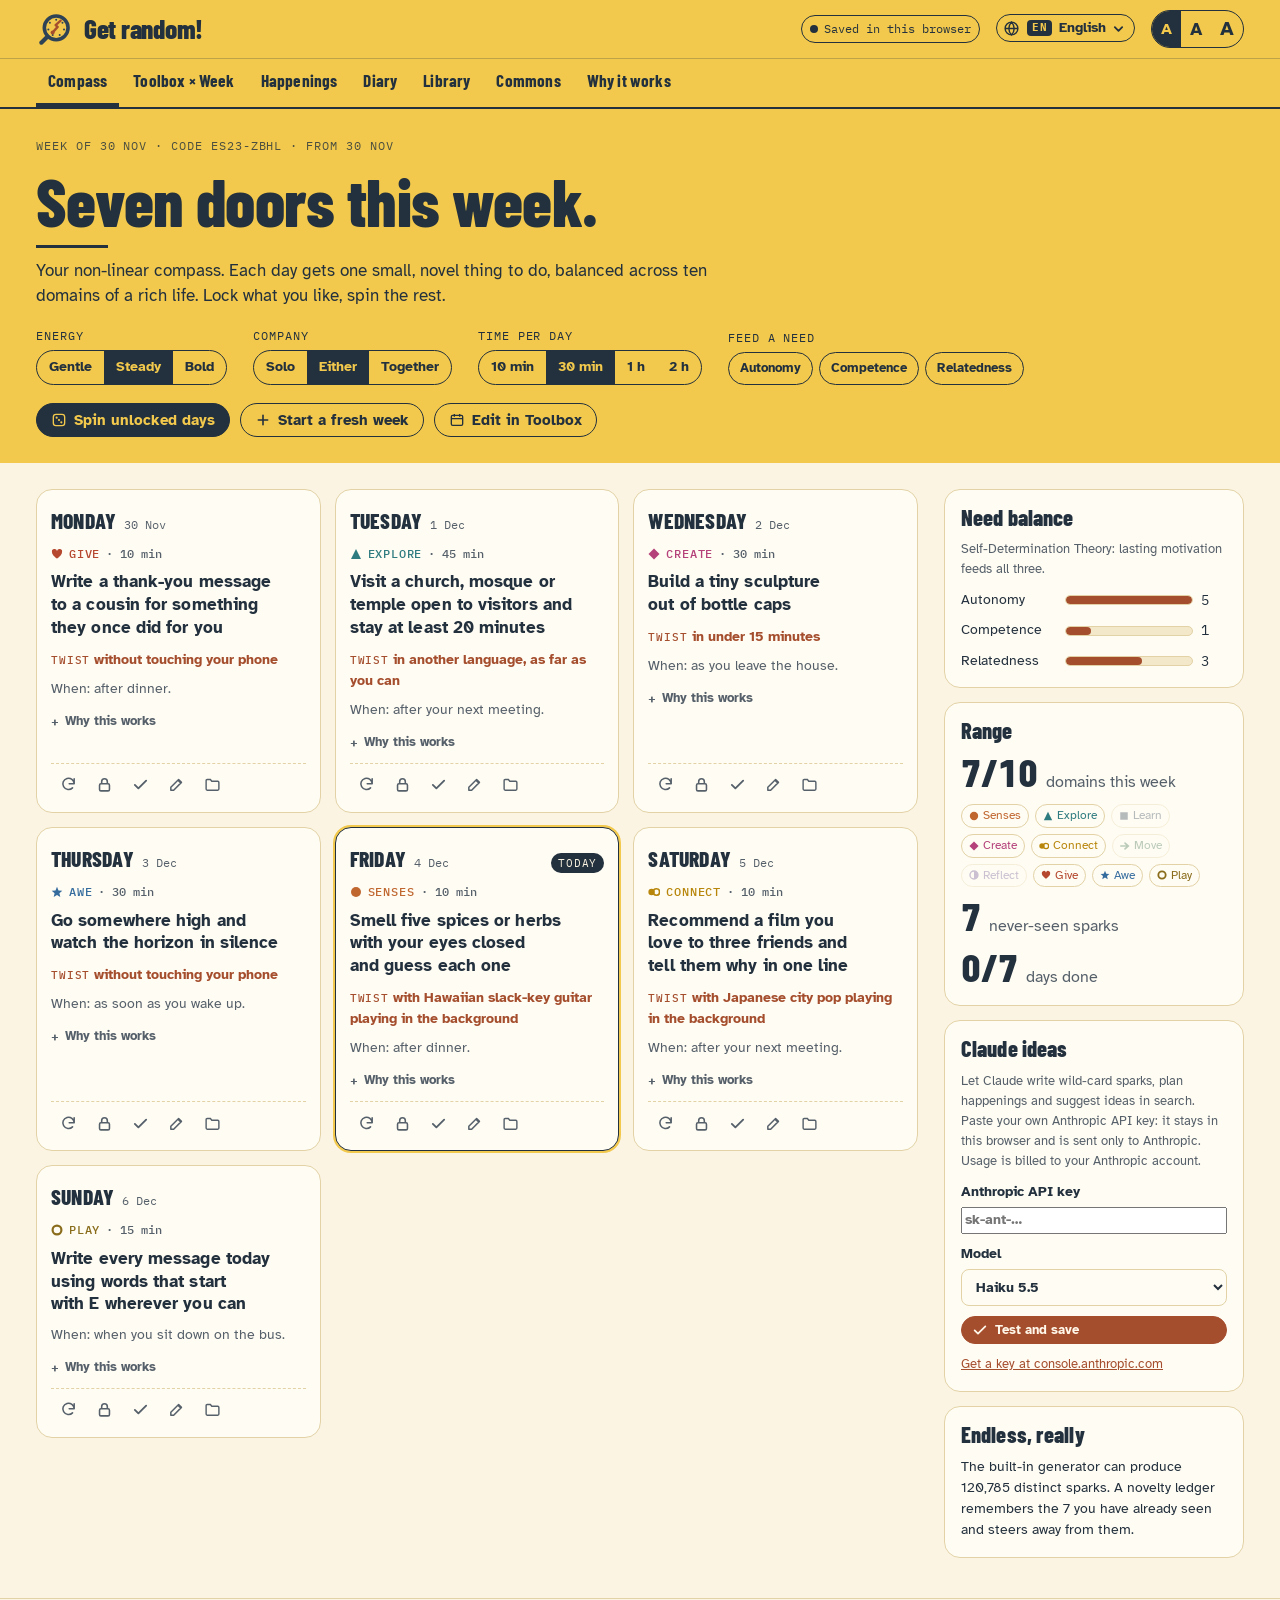
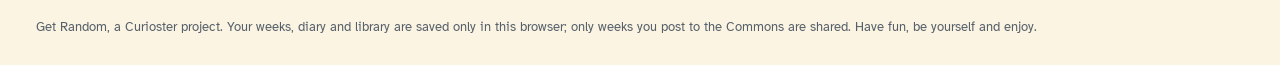
<file: index.html>
<!doctype html><html lang="en"><head><meta charset="utf-8"><meta name="viewport" content="width=device-width,initial-scale=1,viewport-fit=cover"><style>:root{color-scheme:light;padding-top:env(safe-area-inset-top,0px);padding-bottom:env(safe-area-inset-bottom,0px)}body{margin:0;font:14px/1.4 system-ui,-apple-system,"Segoe UI",sans-serif}img{max-width:100%}[hidden]{display:none!important}</style></head><body><title>Get Random</title>
<meta name="claude:viewport-fit-sides" content="cover">
<link rel="preconnect" href="https://fonts.googleapis.com">
<link rel="preconnect" href="https://fonts.gstatic.com" crossorigin>
<link rel="stylesheet" href="https://fonts.googleapis.com/css2?family=Barlow+Condensed:ital,wght@0,500;0,700;0,800;1,500&family=Atkinson+Hyperlegible:ital,wght@0,400;0,700;1,400&family=IBM+Plex+Mono:wght@400;500&display=swap">
<style>

/* Layout: a mustard "sun band" opens each section (the Curioster heritage), working surfaces sit on warm paper below; the week is always a 7-box grid. */
:root{
  --sun:#F2C94C; --sun-deep:#E3B330; --on-sun:#23303D;
  --paper:#FBF4E2; --card:#FFFCF3; --sunk:#F3E8CA;
  --ink:#23303D; --ink-2:#56606A; --line:#E2D2A6;
  --terra:#A54E2E; --on-terra:#FFF8EA; --terra-soft:#F4DCCB;
  --navy:#2F4356; --on-navy:#F6EBCF;
  --good:#3E7350; --warn:#9A6A10; --bad:#A33A2E;
  --display:"Barlow Condensed","Arial Narrow","Roboto Condensed",sans-serif;
  --body:"Atkinson Hyperlegible",system-ui,-apple-system,"Segoe UI",sans-serif;
  --mono:"IBM Plex Mono",ui-monospace,"SFMono-Regular",Menlo,monospace;
  --r:10px; --r-lg:16px;
  --d-senses:#C0662F; --d-explore:#2F7C80; --d-learn:#2F4356; --d-create:#B4417A; --d-connect:#B8860B;
  --d-move:#3E7350; --d-reflect:#6A5394; --d-give:#B5482F; --d-awe:#356C9E; --d-play:#8A6D1C;
}
@media (prefers-color-scheme: dark){ :root:not([data-theme="light"]){
  --sun:#E8BC3A; --sun-deep:#D3A522; --on-sun:#1D2732;
  --paper:#141C25; --card:#1C2733; --sunk:#111821;
  --ink:#F3E9D0; --ink-2:#B8B09C; --line:#304050;
  --terra:#EE9670; --on-terra:#1C120B; --terra-soft:#3A2A22;
  --navy:#A9C1D8; --on-navy:#141C25;
  --good:#7DC497; --warn:#E5B85A; --bad:#F08A7C;
  --d-senses:#F09A63; --d-explore:#6CC3C5; --d-learn:#A9C1D8; --d-create:#EA87B8; --d-connect:#E8BC3A;
  --d-move:#86C99A; --d-reflect:#B8A3E6; --d-give:#F0927B; --d-awe:#8DB8E6; --d-play:#D9BE6A;
  color-scheme:dark }}
:root[data-theme="dark"]{
  --sun:#E8BC3A; --sun-deep:#D3A522; --on-sun:#1D2732;
  --paper:#141C25; --card:#1C2733; --sunk:#111821;
  --ink:#F3E9D0; --ink-2:#B8B09C; --line:#304050;
  --terra:#EE9670; --on-terra:#1C120B; --terra-soft:#3A2A22;
  --navy:#A9C1D8; --on-navy:#141C25;
  --good:#7DC497; --warn:#E5B85A; --bad:#F08A7C;
  --d-senses:#F09A63; --d-explore:#6CC3C5; --d-learn:#A9C1D8; --d-create:#EA87B8; --d-connect:#E8BC3A;
  --d-move:#86C99A; --d-reflect:#B8A3E6; --d-give:#F0927B; --d-awe:#8DB8E6; --d-play:#D9BE6A;
  color-scheme:dark }
html.ts-1{font-size:100%} html.ts-2{font-size:112.5%} html.ts-3{font-size:125%}
body{background:var(--paper);color:var(--ink);font-family:var(--body);font-size:1rem;line-height:1.5}
body::before{content:"";position:fixed;inset:0 0 auto;height:env(safe-area-inset-top,0px);z-index:30;background:var(--sun)}
*{box-sizing:border-box}
.wrap{max-width:1240px;margin:0 auto;padding-left:max(16px,env(safe-area-inset-left,0px));padding-right:max(16px,env(safe-area-inset-right,0px))}
h1,h2,h3,h4{font-family:var(--display);text-wrap:balance;margin:0;line-height:1.05;letter-spacing:.005em}
p{margin:0}
button,select,input,textarea{font:inherit;color:inherit}
:focus-visible{outline:3px solid var(--terra);outline-offset:2px;border-radius:6px}
.sr{position:absolute;width:1px;height:1px;overflow:hidden;clip:rect(0 0 0 0);white-space:nowrap}
.eyebrow{font-family:var(--mono);font-size:.74rem;letter-spacing:.08em;text-transform:uppercase;color:var(--ink-2)}
.band .eyebrow{color:var(--on-sun);opacity:.8}
.muted{color:var(--ink-2)}
.mono{font-family:var(--mono);font-variant-numeric:tabular-nums}

/* header */
.top{position:sticky;top:env(safe-area-inset-top,0px);z-index:20;background:var(--sun);color:var(--on-sun);border-bottom:2px solid var(--on-sun)}
.top-in{display:flex;align-items:center;gap:16px;padding-block:10px;flex-wrap:wrap}
.brand{display:flex;align-items:center;gap:10px;text-decoration:none;color:inherit;margin-right:auto}
.brand svg{width:38px;height:38px;flex:none}
.wordmark{font-family:var(--display);font-weight:800;font-size:1.7rem;letter-spacing:-.01em;line-height:1}
.status{font-family:var(--mono);font-size:.72rem;display:flex;align-items:center;gap:6px;padding:4px 8px;border:1.5px solid var(--on-sun);border-radius:999px;white-space:nowrap}
.status i{width:8px;height:8px;border-radius:50%;background:var(--on-sun);display:inline-block}
.status.cloud i{background:#2E6B45}
.ts{display:flex;border:1.5px solid var(--on-sun);border-radius:999px;overflow:hidden}
.ts button{background:none;border:0;padding:3px 9px;cursor:pointer;color:var(--on-sun);font-weight:700}
.ts button[aria-pressed="true"]{background:var(--on-sun);color:var(--sun)}
.nav{overflow-x:auto;scrollbar-width:none;border-top:1.5px solid rgba(35,48,61,.25)}
.nav::-webkit-scrollbar{display:none}
.nav ul{list-style:none;margin:0;padding:0;display:flex;gap:2px}
.nav a{display:block;padding:9px 12px;font-family:var(--display);font-weight:700;font-size:1.08rem;color:var(--on-sun);text-decoration:none;white-space:nowrap;border-bottom:4px solid transparent;letter-spacing:.01em}
.nav a[aria-current="page"]{border-bottom-color:var(--on-sun)}
.nav a:hover{background:rgba(35,48,61,.08)}

/* sun band */
.band{background:var(--sun);color:var(--on-sun)}
.band-in{padding-block:28px 26px;display:grid;gap:18px}
.band h1{font-size:clamp(2.4rem,6vw,4.2rem);font-weight:800;letter-spacing:-.01em}
.band .lede{max-width:62ch;font-size:1.05rem}
.band .rule{width:72px;height:3px;background:var(--on-sun);border:0;margin:0}

/* controls */
.btn{display:inline-flex;align-items:center;gap:7px;border:1.5px solid var(--ink);background:transparent;color:var(--ink);padding:8px 14px;border-radius:999px;cursor:pointer;font-weight:700;font-size:.92rem;line-height:1.1;text-decoration:none}
.btn:hover{background:var(--sunk)}
.btn.primary{background:var(--terra);border-color:var(--terra);color:var(--on-terra)}
.btn.primary:hover{filter:brightness(1.07)}
.band .btn{border-color:var(--on-sun);color:var(--on-sun)}
.band .btn:hover{background:rgba(35,48,61,.1)}
.band .btn.primary{background:var(--on-sun);color:var(--sun);border-color:var(--on-sun)}
.btn.sm{padding:5px 10px;font-size:.82rem}
.btn[disabled]{opacity:.45;cursor:not-allowed}
.btn svg{width:16px;height:16px;flex:none}
.ibtn{display:inline-grid;place-items:center;width:34px;height:34px;border-radius:50%;border:1.5px solid transparent;background:transparent;cursor:pointer;color:var(--ink-2)}
.ibtn:hover{border-color:var(--line);color:var(--ink);background:var(--sunk)}
.ibtn[aria-pressed="true"]{background:var(--ink);color:var(--paper);border-color:var(--ink)}
.ibtn svg{width:17px;height:17px}
.row{display:flex;gap:10px;flex-wrap:wrap;align-items:center}
.seg{display:inline-flex;border:1.5px solid currentColor;border-radius:999px;overflow:hidden}
.seg button{background:none;border:0;padding:6px 12px;cursor:pointer;font-weight:700;font-size:.86rem;color:inherit}
.seg button[aria-pressed="true"]{background:var(--on-sun);color:var(--sun)}
.dial{display:grid;gap:6px}
.dial > span{font-family:var(--mono);font-size:.72rem;text-transform:uppercase;letter-spacing:.08em}
.dials{display:flex;gap:18px 26px;flex-wrap:wrap;align-items:end}
.chipbtn{border:1.5px solid currentColor;background:none;border-radius:999px;padding:5px 11px;font-weight:700;font-size:.84rem;cursor:pointer;color:inherit}
.chipbtn[aria-pressed="true"]{background:var(--on-sun);color:var(--sun)}
input[type=text],input[type=search],input[type=date],textarea,select{background:var(--card);border:1.5px solid var(--line);border-radius:8px;padding:8px 10px;color:var(--ink);min-width:0}
textarea{resize:vertical;line-height:1.55}
input:focus,textarea:focus,select:focus{border-color:var(--ink)}
label.f{display:grid;gap:5px;font-size:.86rem;font-weight:700}

/* domain chip */
.dchip{display:inline-flex;align-items:center;gap:6px;font-family:var(--mono);font-size:.72rem;text-transform:uppercase;letter-spacing:.07em;color:var(--dc,var(--ink-2));font-weight:500}
.dchip svg{width:12px;height:12px;flex:none}
.dchip .min{color:var(--ink-2);text-transform:none;letter-spacing:0}

/* COMPASS */
.compass-grid{display:grid;grid-template-columns:minmax(0,1fr) 300px;gap:26px;padding-block:26px 40px;align-items:start}
.days{list-style:none;margin:0;padding:0;display:grid;grid-template-columns:repeat(auto-fill,minmax(250px,1fr));gap:14px}
.day{background:var(--card);border:1.5px solid var(--line);border-radius:var(--r-lg);padding:14px 14px 10px;display:flex;flex-direction:column;gap:9px;position:relative;min-width:0}
.day.is-today{border-color:var(--ink);box-shadow:0 0 0 2px var(--sun)}
.day.is-done{background:var(--sunk)}
.day.is-done h3{text-decoration:line-through;text-decoration-thickness:2px;text-decoration-color:var(--terra)}
.day-h{display:flex;align-items:baseline;gap:8px}
.dname{font-family:var(--display);font-weight:800;font-size:1.35rem;text-transform:uppercase;letter-spacing:.01em}
.ddate{font-family:var(--mono);font-size:.74rem;color:var(--ink-2)}
.pill{margin-left:auto;font-family:var(--mono);font-size:.68rem;text-transform:uppercase;letter-spacing:.08em;background:var(--ink);color:var(--paper);padding:2px 7px;border-radius:999px}
.day h3{font-family:var(--body);font-weight:700;font-size:1.06rem;line-height:1.35}
.twist{font-size:.88rem;color:var(--terra);font-weight:700}
.twist b{font-family:var(--mono);font-size:.68rem;text-transform:uppercase;letter-spacing:.08em;font-weight:500}
.cue{font-size:.86rem;color:var(--ink-2)}
.why summary{cursor:pointer;font-size:.84rem;font-weight:700;color:var(--ink-2);list-style:none;display:inline-flex;gap:6px;align-items:center}
.why summary::-webkit-details-marker{display:none}
.why summary::before{content:"+";font-family:var(--mono)}
.why[open] summary::before{content:"–"}
.why p{font-size:.86rem;margin-top:6px;padding-left:10px;border-left:2px solid var(--sun)}
.day-actions{display:flex;gap:2px;margin-top:auto;padding-top:4px;border-top:1px dashed var(--line);flex-wrap:wrap}
.day-more{font-size:.8rem;color:var(--ink-2)}
.empty-day{color:var(--ink-2);font-size:.92rem}
.meters{display:grid;gap:14px;position:sticky;top:120px}
.panel{background:var(--card);border:1.5px solid var(--line);border-radius:var(--r-lg);padding:16px;display:grid;gap:10px;min-width:0}
.panel h2{font-size:1.4rem;font-weight:800}
.bar{display:grid;grid-template-columns:96px 1fr 26px;gap:8px;align-items:center;font-size:.86rem}
.bar .track{height:10px;background:var(--sunk);border-radius:99px;overflow:hidden;border:1px solid var(--line)}
.bar .fill{height:100%;background:var(--terra);border-radius:99px}
.bigstat{display:flex;align-items:baseline;gap:8px}
.bigstat b{font-family:var(--display);font-size:2.4rem;font-weight:800;line-height:1}
.glyphrow{display:flex;flex-wrap:wrap;gap:6px}
.glyphrow span{display:inline-flex;align-items:center;gap:4px;font-size:.74rem;padding:2px 7px;border-radius:999px;border:1px solid var(--line);color:var(--dc)}
.glyphrow span.off{opacity:.35}
.glyphrow svg{width:10px;height:10px}

/* TOOLBOX */
.tb{display:grid;grid-template-columns:270px minmax(0,1fr);gap:22px;padding-block:22px 40px;align-items:start}
.tb-side{display:grid;gap:16px;min-width:0}
.weeklist{list-style:none;margin:0;padding:0;display:grid;gap:6px}
.wk{border:1.5px solid var(--line);border-radius:var(--r);padding:8px 10px;background:var(--card);display:grid;gap:4px}
.wk.on{border-color:var(--ink);background:var(--sunk)}
.wk-top{display:flex;gap:6px;align-items:center}
.wk-name{font-weight:700;flex:1;min-width:0;overflow-wrap:anywhere;background:none;border:0;text-align:left;cursor:pointer;padding:0}
.wk small{font-family:var(--mono);font-size:.7rem;color:var(--ink-2)}
.board-h{display:flex;gap:12px;align-items:end;flex-wrap:wrap;margin-bottom:12px}
.board-h h2{font-size:2rem;font-weight:800}
.board{display:grid;grid-template-columns:repeat(auto-fill,minmax(158px,1fr));gap:10px}
.col{background:var(--sunk);border:1.5px dashed var(--line);border-radius:var(--r);padding:8px;display:flex;flex-direction:column;gap:7px;min-height:150px;min-width:0}
.col.over,.tray.over{border-color:var(--terra);border-style:solid;background:var(--terra-soft)}
.col-h{display:flex;justify-content:space-between;align-items:baseline}
.col-h b{font-family:var(--display);font-size:1.2rem;font-weight:800;text-transform:uppercase}
.col-h span{font-family:var(--mono);font-size:.7rem;color:var(--ink-2)}
.ev{background:var(--card);border:1.5px solid var(--line);border-left:5px solid var(--dc,var(--line));border-radius:8px;padding:7px 7px 6px;display:grid;grid-template-columns:auto minmax(0,1fr);gap:4px 6px;font-size:.88rem;position:relative}
.ev.done .ev-title{text-decoration:line-through}
.ev .grip{grid-row:span 2;cursor:grab;touch-action:none;border:0;background:none;padding:2px;color:var(--ink-2);border-radius:5px;align-self:start}
.ev .grip svg{width:14px;height:18px}
.ev-title{font-weight:700;line-height:1.3;overflow-wrap:anywhere}
.ev-tools{grid-column:2;display:flex;gap:2px;align-items:center;flex-wrap:wrap}
.ev-tools .ibtn{width:28px;height:28px}
.ev-tools .ibtn svg{width:14px;height:14px}
.ev-tools select{font-size:.75rem;padding:2px 4px;max-width:92px}
.ev-edit{grid-column:1/-1;display:grid;gap:6px}
.addline{display:flex;gap:4px}
.addline input{flex:1;min-width:0;width:100%;font-size:.84rem;padding:5px 7px}
.tray{background:var(--card);border:1.5px dashed var(--line);border-radius:var(--r-lg);padding:12px;display:flex;flex-direction:column;gap:7px;min-height:120px}
.ghost{position:fixed;z-index:100;pointer-events:none;opacity:.92;transform:rotate(-2deg);box-shadow:0 10px 30px rgba(0,0,0,.25);width:220px}
.dropmark{height:4px;background:var(--terra);border-radius:4px}
.sharebox{display:grid;gap:8px}
.sharebox textarea{font-family:var(--mono);font-size:.75rem;height:110px}

/* HAPPENINGS */
.reels{display:grid;grid-template-columns:repeat(auto-fill,minmax(250px,1fr));gap:12px;padding-block:22px 10px}
.reel{background:var(--card);border:1.5px solid var(--line);border-radius:var(--r-lg);padding:12px 14px;display:grid;gap:8px;min-width:0}
.reel.locked{border-color:var(--ink);background:var(--sunk)}
.reel-h{display:flex;align-items:center;justify-content:space-between;gap:4px}
.reel-v{font-family:var(--display);font-weight:700;font-size:1.45rem;line-height:1.1;min-height:3.2rem;overflow-wrap:anywhere}
.reel-v.spin{animation:flick .09s steps(2) infinite}
@keyframes flick{50%{opacity:.35;transform:translateY(-2px)}}
.hap-title{font-size:clamp(2rem,5vw,3.2rem);font-weight:800}
.combo{font-family:var(--mono);font-size:.8rem}
.hap-actions{display:flex;gap:10px;flex-wrap:wrap;align-items:center;padding-block:6px 30px}
.riff{background:var(--card);border:1.5px solid var(--ink);border-radius:var(--r-lg);padding:16px;display:grid;gap:8px;margin-bottom:24px}
.riff ol{margin:0;padding-left:1.2rem;display:grid;gap:4px}
.cards{display:grid;grid-template-columns:repeat(auto-fill,minmax(260px,1fr));gap:12px}
.item{background:var(--card);border:1.5px solid var(--line);border-radius:var(--r);padding:12px;display:grid;gap:6px;min-width:0}
.item h4{font-family:var(--body);font-size:1rem;font-weight:700;overflow-wrap:anywhere}
.item p{font-size:.88rem;overflow-wrap:anywhere}
.item .row{gap:4px}
.tag{font-family:var(--mono);font-size:.68rem;text-transform:uppercase;letter-spacing:.07em;padding:1px 6px;border:1px solid var(--line);border-radius:4px;color:var(--ink-2)}
.tag.ex{border-color:var(--terra);color:var(--terra)}

/* DIARY */
.diary{display:grid;grid-template-columns:minmax(0,1.1fr) minmax(0,1fr);gap:24px;padding-block:22px 40px;align-items:start}
.composer{display:grid;gap:12px}
.composer textarea{min-height:220px;font-size:1.02rem}
.scale{display:flex;gap:4px;flex-wrap:wrap}
.scale label{cursor:pointer}
.scale input{position:absolute;opacity:0;width:1px;height:1px}
.scale span{display:inline-grid;place-items:center;min-width:40px;height:34px;padding:0 8px;border:1.5px solid var(--line);border-radius:8px;font-weight:700;font-size:.86rem;background:var(--card)}
.scale input:checked + span{background:var(--ink);color:var(--paper);border-color:var(--ink)}
.scale input:focus-visible + span{outline:3px solid var(--terra);outline-offset:2px}
.promptcard{background:var(--sunk);border-radius:var(--r);padding:10px 12px;font-size:.92rem;display:flex;gap:10px;align-items:start}
.promptcard p{flex:1}
.entry{border-top:1.5px solid var(--line);padding-block:12px;display:grid;gap:6px}
.entry-h{display:flex;gap:8px;align-items:baseline;flex-wrap:wrap}
.entry-h b{font-family:var(--display);font-size:1.25rem;font-weight:800}
.entry-text{white-space:pre-wrap;overflow-wrap:anywhere;font-size:.95rem}
.spark svg{width:100%;height:60px;display:block}

/* LIBRARY */
.searchbar{display:flex;gap:8px;flex-wrap:wrap}
.searchbar input{flex:1;min-width:200px;font-size:1.1rem;padding:12px 14px;border:2px solid var(--on-sun);background:#FFFCF3;color:#23303D;border-radius:999px}
.lib{display:grid;grid-template-columns:250px minmax(0,1fr);gap:22px;padding-block:22px 40px;align-items:start}
.tree{list-style:none;margin:0;padding:0;display:grid;gap:2px}
.tree ul{list-style:none;margin:0;padding-left:14px;display:grid;gap:2px}
.fbtn{display:flex;align-items:center;gap:7px;width:100%;text-align:left;background:none;border:0;padding:6px 8px;border-radius:7px;cursor:pointer;font-weight:700;font-size:.92rem}
.fbtn:hover{background:var(--sunk)}
.fbtn[aria-current="true"]{background:var(--ink);color:var(--paper)}
.fbtn svg{width:15px;height:15px;flex:none}
.fbtn .n{margin-left:auto;font-family:var(--mono);font-size:.7rem;opacity:.7}
.sec-h{display:flex;align-items:baseline;gap:10px;flex-wrap:wrap;margin-block:6px 12px}
.sec-h h2{font-size:1.7rem;font-weight:800}
.note-ed{display:grid;gap:8px;background:var(--card);border:1.5px solid var(--ink);border-radius:var(--r-lg);padding:14px;margin-bottom:16px}
.note-ed textarea{min-height:160px}

/* COMMONS + SCIENCE */
.two{display:grid;grid-template-columns:minmax(0,1fr) 340px;gap:24px;padding-block:22px 40px;align-items:start}
.theory{display:grid;grid-template-columns:repeat(auto-fill,minmax(280px,1fr));gap:14px;padding-block:22px 10px}
.theory article{background:var(--card);border:1.5px solid var(--line);border-radius:var(--r-lg);padding:16px;display:grid;gap:8px;align-content:start}
.theory h3{font-size:1.55rem;font-weight:800}
.theory .who{font-family:var(--mono);font-size:.74rem;color:var(--ink-2)}
.theory .in{font-size:.86rem;border-top:1px dashed var(--line);padding-top:8px}
.method{max-width:70ch;display:grid;gap:12px;padding-block:10px 40px}
.method h2{font-size:2rem;font-weight:800}

.toast{position:fixed;left:50%;bottom:calc(18px + env(safe-area-inset-bottom,0px));transform:translateX(-50%);background:var(--ink);color:var(--paper);padding:10px 16px;border-radius:999px;font-weight:700;font-size:.9rem;z-index:200;max-width:calc(100% - 32px)}
.notice{background:var(--terra-soft);border-radius:var(--r);padding:10px 12px;font-size:.9rem}

footer{border-top:1.5px solid var(--line);padding-block:18px 28px;font-size:.84rem;color:var(--ink-2)}

@media (max-width:900px){
  .compass-grid,.tb,.diary,.lib,.two{grid-template-columns:minmax(0,1fr)}
  .meters{position:static}
}
@media (max-width:520px){
  .days{grid-template-columns:minmax(0,1fr)}
  .board{grid-template-columns:minmax(0,1fr)}
  .status{display:none}
}
@media (prefers-reduced-motion:reduce){ *{animation:none!important;transition:none!important} }

#main:focus{outline:none}

/* language menu */
.lang{position:relative}
.lang-btn{display:inline-flex;align-items:center;gap:7px;border:1.5px solid var(--on-sun);background:transparent;color:var(--on-sun);border-radius:999px;padding:4px 10px 4px 6px;font-weight:700;cursor:pointer;font-size:.9rem;line-height:1.2}
.lang-btn:hover{background:rgba(35,48,61,.09)}
.lang-btn .globe{width:17px;height:17px}
.lang-btn .chev{width:11px;height:11px;transition:transform .22s cubic-bezier(.2,.9,.25,1)}
.lang.open .lang-btn .chev{transform:rotate(180deg)}
.lang-btn .code{font-family:var(--mono);font-size:.7rem;background:var(--on-sun);color:var(--sun);padding:1px 5px;border-radius:4px;letter-spacing:.04em}
.lang-pop{position:absolute;right:0;top:calc(100% + 10px);z-index:40;width:264px;max-width:calc(100vw - 32px);background:var(--card);color:var(--ink);border:2px solid var(--on-sun);border-radius:16px;padding:8px 6px 6px;box-shadow:0 22px 44px -18px rgba(20,28,37,.45);opacity:0;visibility:hidden;transform:translateY(-8px) scale(.96);transform-origin:top right;transition:opacity .16s ease,transform .24s cubic-bezier(.2,.9,.25,1.12),visibility 0s linear .24s}
.lang.open .lang-pop{opacity:1;visibility:visible;transform:none;transition-delay:0s}
.lang-head{font-family:var(--mono);font-size:.68rem;text-transform:uppercase;letter-spacing:.09em;color:var(--ink-2);padding:2px 10px 8px;margin:0;display:flex;align-items:center;gap:6px}
.lang-head svg{width:13px;height:13px}
.lang-list{list-style:none;margin:0;padding:0;position:relative;outline:none;border-radius:10px}
.lang-list:focus-visible{box-shadow:0 0 0 3px var(--terra)}
.lang-ind{position:absolute;left:0;right:0;top:0;height:0;border-radius:10px;background:var(--sunk);z-index:0;transition:transform .22s cubic-bezier(.2,.9,.25,1),height .22s cubic-bezier(.2,.9,.25,1),opacity .15s;pointer-events:none}
.lang-list li{position:relative;z-index:1;display:grid;grid-template-columns:auto minmax(0,1fr) auto;gap:11px;align-items:center;padding:8px 10px;border-radius:10px;cursor:pointer;opacity:0;transform:translateY(-5px);transition:opacity .2s ease,transform .24s cubic-bezier(.2,.9,.25,1);transition-delay:calc(var(--i) * 24ms)}
.lang.open .lang-list li{opacity:1;transform:none}
.lang-list .lc{font-family:var(--mono);font-size:.68rem;border:1.5px solid var(--line);border-radius:5px;padding:2px 5px;color:var(--ink-2);min-width:30px;text-align:center;transition:background .2s,color .2s,border-color .2s}
.lang-list li[aria-selected="true"] .lc{background:var(--terra);border-color:var(--terra);color:var(--on-terra)}
.lang-list .ln{display:grid;line-height:1.15;min-width:0}
.lang-list .ln b{font-family:var(--display);font-size:1.3rem;font-weight:700}
.lang-list .ln small{font-size:.76rem;color:var(--ink-2)}
.lang-list .ck{width:16px;height:16px;color:var(--terra);opacity:0;transform:scale(.5) rotate(-20deg);transition:opacity .2s,transform .3s cubic-bezier(.2,.9,.25,1.3)}
.lang-list li[aria-selected="true"] .ck{opacity:1;transform:none}
main{transition:opacity .15s ease,transform .2s ease}
main.fade{opacity:0;transform:translateY(4px)}
@media (max-width:620px){.lang-btn .name{display:none}}
@media (prefers-reduced-motion:reduce){.lang-pop,.lang-list li,.lang-ind,main{transition:none!important}}

.dchip{flex-wrap:wrap;row-gap:2px}
.dchip .min{white-space:nowrap}

</style>
<svg width="0" height="0" style="position:absolute" aria-hidden="true">
  <symbol id="i-reroll" viewBox="0 0 24 24"><path d="M20 11a8 8 0 1 0-2.3 5.7M20 4v7h-7" fill="none" stroke="currentColor" stroke-width="2.2" stroke-linecap="round" stroke-linejoin="round"/></symbol>
  <symbol id="i-lock" viewBox="0 0 24 24"><rect x="5" y="11" width="14" height="10" rx="2" fill="none" stroke="currentColor" stroke-width="2.2"/><path d="M8 11V8a4 4 0 0 1 8 0v3" fill="none" stroke="currentColor" stroke-width="2.2"/></symbol>
  <symbol id="i-check" viewBox="0 0 24 24"><path d="M4 12.5l5 5L20 6.5" fill="none" stroke="currentColor" stroke-width="2.6" stroke-linecap="round" stroke-linejoin="round"/></symbol>
  <symbol id="i-pen" viewBox="0 0 24 24"><path d="M4 20h4L19 9l-4-4L4 16v4zM14 6l4 4" fill="none" stroke="currentColor" stroke-width="2.1" stroke-linejoin="round"/></symbol>
  <symbol id="i-grip" viewBox="0 0 14 20"><g fill="currentColor"><circle cx="4" cy="4" r="1.7"/><circle cx="10" cy="4" r="1.7"/><circle cx="4" cy="10" r="1.7"/><circle cx="10" cy="10" r="1.7"/><circle cx="4" cy="16" r="1.7"/><circle cx="10" cy="16" r="1.7"/></g></symbol>
  <symbol id="i-trash" viewBox="0 0 24 24"><path d="M4 7h16M10 11v6M14 11v6M6 7l1 13h10l1-13M9 7V4h6v3" fill="none" stroke="currentColor" stroke-width="2" stroke-linejoin="round"/></symbol>
  <symbol id="i-copy" viewBox="0 0 24 24"><rect x="8" y="8" width="12" height="12" rx="2" fill="none" stroke="currentColor" stroke-width="2"/><path d="M16 8V5a1 1 0 0 0-1-1H5a1 1 0 0 0-1 1v10a1 1 0 0 0 1 1h3" fill="none" stroke="currentColor" stroke-width="2"/></symbol>
  <symbol id="i-plus" viewBox="0 0 24 24"><path d="M12 5v14M5 12h14" stroke="currentColor" stroke-width="2.4" stroke-linecap="round"/></symbol>
  <symbol id="i-folder" viewBox="0 0 24 24"><path d="M3 6.5A1.5 1.5 0 0 1 4.5 5H9l2 2.5h8.5A1.5 1.5 0 0 1 21 9v9.5a1.5 1.5 0 0 1-1.5 1.5h-15A1.5 1.5 0 0 1 3 18.5z" fill="none" stroke="currentColor" stroke-width="2"/></symbol>
  <symbol id="i-share" viewBox="0 0 24 24"><path d="M12 15V3M7 8l5-5 5 5M5 13v6a2 2 0 0 0 2 2h10a2 2 0 0 0 2-2v-6" fill="none" stroke="currentColor" stroke-width="2.1" stroke-linecap="round" stroke-linejoin="round"/></symbol>
  <symbol id="i-spark" viewBox="0 0 24 24"><path d="M12 2l1.8 6.2L20 10l-6.2 1.8L12 18l-1.8-6.2L4 10l6.2-1.8zM19 16l.8 2.2L22 19l-2.2.8L19 22l-.8-2.2L16 19l2.2-.8z" fill="currentColor"/></symbol>
  <symbol id="i-edit" viewBox="0 0 24 24"><path d="M4 20h4L19 9l-4-4L4 16v4z" fill="none" stroke="currentColor" stroke-width="2.1" stroke-linejoin="round"/></symbol>
  <symbol id="i-x" viewBox="0 0 24 24"><path d="M6 6l12 12M18 6L6 18" stroke="currentColor" stroke-width="2.3" stroke-linecap="round"/></symbol>
  <symbol id="i-cal" viewBox="0 0 24 24"><rect x="3.5" y="5" width="17" height="15" rx="2" fill="none" stroke="currentColor" stroke-width="2"/><path d="M3.5 10h17M8 3v4M16 3v4" stroke="currentColor" stroke-width="2"/></symbol>
  <symbol id="i-dice" viewBox="0 0 24 24"><rect x="3.5" y="3.5" width="17" height="17" rx="4" fill="none" stroke="currentColor" stroke-width="2"/><g fill="currentColor"><circle cx="8.5" cy="8.5" r="1.6"/><circle cx="15.5" cy="15.5" r="1.6"/><circle cx="12" cy="12" r="1.6"/></g></symbol>
<symbol id="i-globe" viewBox="0 0 24 24"><circle cx="12" cy="12" r="9" fill="none" stroke="currentColor" stroke-width="2"/><path d="M3 12h18M12 3c2.6 2.8 3.8 5.8 3.8 9s-1.2 6.2-3.8 9c-2.6-2.8-3.8-5.8-3.8-9S9.4 5.8 12 3z" fill="none" stroke="currentColor" stroke-width="2"/></symbol><symbol id="i-chev" viewBox="0 0 12 12"><path d="M2 4.5l4 4 4-4" fill="none" stroke="currentColor" stroke-width="2" stroke-linecap="round" stroke-linejoin="round"/></symbol></svg>
<header class="top">
  <div class="wrap top-in">
    <a class="brand" href="#compass" data-go="compass" aria-label="Get Random">
      <svg viewBox="0 0 64 64" aria-hidden="true">
        <circle cx="34" cy="30" r="20" fill="none" stroke="#2F4356" stroke-width="6"/>
        <path d="M19.5 44.5L9 55" stroke="#2F4356" stroke-width="7" stroke-linecap="round"/>
        <g fill="#2F4356"><circle cx="34" cy="16.5" r="1.7"/><circle cx="44.6" cy="21.6" r="1.7"/><circle cx="47.2" cy="33" r="1.7"/><circle cx="39.9" cy="42.2" r="1.7"/><circle cx="28.1" cy="42.2" r="1.7"/><circle cx="20.8" cy="33" r="1.7"/><circle cx="23.4" cy="21.6" r="1.7"/></g>
        <path d="M30 35.5L36.5 28.5 33 25.5 41.5 18" fill="none" stroke="#A54E2E" stroke-width="4" stroke-linecap="round" stroke-linejoin="round"/>
        <circle cx="28" cy="38" r="3.4" fill="#A54E2E"/>
      </svg>
      <span class="wordmark">Get random!</span>
    </a>
    <span class="status" id="status" role="status"><i></i><span id="statusText"></span></span>
    <div class="lang" id="lang">
      <button class="lang-btn" id="langbtn" type="button" aria-haspopup="listbox" aria-expanded="false" aria-controls="langlist"><svg class="globe" aria-hidden="true"><use href="#i-globe"/></svg><span class="code">EN</span><span class="name">English</span><svg class="chev" aria-hidden="true"><use href="#i-chev"/></svg></button>
      <div class="lang-pop"><p class="lang-head" id="langhead"><svg aria-hidden="true"><use href="#i-globe"/></svg><span>Language</span></p><ul class="lang-list" id="langlist" role="listbox" tabindex="-1" aria-label="Language"></ul></div>
    </div>
    <div class="ts" role="group" id="tsgroup" aria-label="Text size">
      <button data-act="ts" data-v="1" aria-pressed="true">A</button>
      <button data-act="ts" data-v="2" aria-pressed="false" style="font-size:1.1em">A</button>
      <button data-act="ts" data-v="3" aria-pressed="false" style="font-size:1.25em">A</button>
    </div>
  </div>
  <nav class="nav" aria-label="Sections"><div class="wrap"><ul id="navlist"></ul></div></nav>
</header>
<main id="main" tabindex="-1"></main>
<footer><div class="wrap" id="foot"></div></footer>
<div id="toast" class="toast" role="status" aria-live="polite" hidden></div>
<script>
window.GR_LANGS=window.GR_LANGS||{};
GR_LANGS.en={
code:'en',locale:'en-GB',native:'English',english:'English',hapTitle:'{format}: {q}',times:['10 min','30 min','1 h','2 h'],
ui:{
tagline:'Have fun, be yourself and enjoy.',
nav_compass:'Compass',nav_toolbox:'Toolbox × Week',nav_happenings:'Happenings',nav_diary:'Diary',nav_library:'Library',nav_commons:'Commons',nav_science:'Why it works',
brand_aria:'Get Random, go to Compass',status_local:'Saved in this browser',
text_size:'Text size',ts_normal:'Normal text',ts_larger:'Larger text',ts_largest:'Largest text',lang_label:'Language',
footer:'Get Random, a Curioster project. Your weeks, diary and library are saved only in this browser; only weeks you post to the Commons are shared.',
c_code:'code',c_from:'from {date}',c_h1:'Seven doors this week.',
c_lede:'Your non-linear compass. Each day gets one small, novel thing to do, balanced across ten domains of a rich life. Lock what you like, spin the rest.',
dial_energy:'Energy',dial_company:'Company',dial_time:'Time per day',dial_need:'Feed a need',
e1:'Gentle',e2:'Steady',e3:'Bold',s0:'Solo',s1:'Either',s2:'Together',
btn_spin_week:'Spin unlocked days',btn_fresh_week:'Start a fresh week',btn_edit_toolbox:'Edit in Toolbox',
days_aria:'Days of the week',today:'Today',free_day:'A free day. Leave it open, or spin something.',fill_day:'Fill this day',
twist:'Twist',when:'When: {cue}.',why:'Why this works',more_planned:'+ {n} more planned in Toolbox',
t_spin:'Spin this day',t_claude:'Ask Claude for a wild card',t_lock:'Lock',t_unlock:'Unlock',t_done:'Mark done',t_write:'Write about it',t_save:'Save to Library',
a_spin:'Spin {x}',a_claude:'Ask Claude for a wild card on {x}',a_lock:'Lock {x}',a_unlock:'Unlock {x}',a_done:'Mark {x} done',a_write:'Write about {x} in the diary',a_save:'Save the {x} spark to the Library',
insights_aria:'Week insights',need_h:'Need balance',need_p:'Self-Determination Theory: lasting motivation feeds all three.',
range_h:'Range',range_domains:'domains this week',range_fresh:'never-seen sparks',range_done:'days done',
endless_h:'Endless, really',endless_p:'The built-in generator can produce {n} distinct sparks. A novelty ledger remembers the {seen} you have already seen and steers away from them.',endless_claude:'Claude can also write a wild card for any day.',
toast_fresh:'Fresh doors opened',toast_new_week:'New week on your Compass',toast_asking:'Asking Claude…',toast_wild:'Wild card added',toast_done_nice:'Nice. Want to write a line about it?',toast_saved_to:'Saved to {f}',
tb_h1:'Arrange your week.',tb_lede:'Drag sparks between the tray and the seven boxes, add your own, and keep as many weeks as you like. Prefer the keyboard? Every card has a Move menu.',
weeks_h:'Your weeks',b_random:'Random',b_blank:'Blank',b_import:'Import',import_label:'Paste a shared week (text that contains GR2. or GR1.)',import_add:'Add to my weeks',week_name_aria:'Week name',save_name:'Save name',
events_one:'{n} event',events_other:'{n} events',
origin_generated:'generated',origin_blank:'blank',origin_curioster:'Curioster',origin_imported:'imported',origin_commons:'from Commons',
on_compass:'on Compass',rename:'Rename',duplicate:'Duplicate',share_suggest:'Share or suggest',delete:'Delete',
share_label:'Send this to a friend',copy:'Copy',suggest_commons:'Suggest in Commons',commons_signin_note:'Commons needs you signed in to claude.ai.',
tray_h:'Event tray',add_four:'Add 4 sparks',clear:'Clear',tray_empty:'Empty. Spin sparks here, or send happenings from the Happenings tab.',add_own:'Add your own…',add_tray_aria:'Add an event to the tray',add:'Add',
board_aria:'Week board',on_your_compass:'On your Compass',not_on_compass:'Not on Compass',use_on_compass:'Use on Compass',week_starts:'Week starts',add_short:'Add…',add_day_aria:'Add an event to {x}',add_to_day:'Add to {x}',
move_ph:'Move…',up:'Up',down:'Down',tray:'Tray',move_aria:'Move {x}',drag_aria:'Drag {x}',
f_title:'Title',f_domain:'Domain',f_minutes:'Minutes',f_twist:'Twist',save:'Save',cancel:'Cancel',edit:'Edit',done:'Done',
toast_moved:'Moved',toast_removed:'Removed',toast_duplicated:'Duplicated',toast_week_deleted:'Week deleted',toast_now_compass:'Now on your Compass',toast_bad_code:'That text has no valid week code in it. Look for the part starting with GR2. or GR1.',toast_week_added:'Week added: {x}',press_again:'Press again to confirm',confirm_q:'Confirm?',
week_of:'Week of {x}',blank_week:'Blank week {n}',copy_suffix:'{x} (copy)',untitled_week:'Untitled week',shared_week:'Shared week',code_week:'Week {x}',curioster_week:'Curioster classic',
share_head:'Get Random week: {x}',free_word:'free day',share_import:'Import it in Get Random (Toolbox → Import):',
hap_eyebrow:'Happening generator · {n} combinations',hap_lede:'A happening is a small event you host or join. Eight reels, each one lockable. Keep what sparks something, spin the rest.',hap_spin:'Spin unlocked reels',hap_newname:'New name',hap_claude:'Claude, plan it',
folder:'Folder',save_to_folder:'Save to folder',send_tray:'Send to tray',day:'Day',add_week:'Add to this week',copy_invite:'Copy invite',riff_loading:'Claude is planning your happening…',invite_label:'Invite:',save_plan:'Save this plan',saved_haps:'Saved happenings',saved_haps_empty:'Nothing saved yet. Spin until something makes you grin, then save it.',made_with:'(Made with Get Random)',
toast_hap_saved:'Happening saved',toast_sent_toolbox:'Sent to the tray in Toolbox',toast_added_to:'Added to {x}',toast_plan_saved:'Plan saved to {f}',
diary_eyebrow:'Diary · {x}',entries_one:'{n} entry',entries_other:'{n} entries',diary_h1:'What happened when you went off-map?',diary_lede:'A few honest lines after each spark. Writing about experiences helps them settle, and the third-person mode adds a little helpful distance.',
entry_aria:'Diary entry',edit_entry_h:'Edit entry',new_entry_h:'New entry',f_date:'Date',f_about:'About',just_today:'Just today',mood:'Mood',perspective:'Perspective',p_first:'I',p_third:'Third person',narrator_aria:'Your name for the narrator',your_name:'Your name',stuck:'Stuck? Draw a prompt from the deck.',prompt_btn:'Prompt',f_entry:'Entry',ph_first:'Today I…',ph_third:'Alex stepped outside and…',f_tags:'Tags, separated by commas',ph_tags:'walk, music',save_changes:'Save changes',save_entry:'Save entry',entries_aria:'Entries',mood_line:'Mood line',mood_line_empty:'Write two entries to see your mood line.',mood_line_aria:'Mood across your last {n} entries',search_diary:'Search diary',search_diary_ph:'Search your diary',tag_third:'third person',tag_example:'example',about_x:'About: {x}',edit_entry_a:'Edit entry',delete_entry_a:'Delete entry',no_entries:'No entries match.',toast_write_first:'Write a few words first',toast_entry_saved:'Entry saved',toast_entry_deleted:'Entry deleted',
lib_eyebrow:'Library · {a} in {b}',items_one:'{n} item',items_other:'{n} items',folders_one:'{n} folder',folders_other:'{n} folders',lib_h1:'Search anything.',lib_search_label:'Search your stuff, or type any topic for fresh sparks',lib_ph:'Try: jazz, bridges, grandma, Lisbon…',search_btn:'Search',folders_h:'Folders',new_folder:'New folder',folder_name:'Folder name',inside:'Inside',top:'Top',create:'Create',everything:'Everything',del_folder:'Delete folder',del_folder_note:'Deleting a folder moves its contents to the folder above it.',fresh_about:'Fresh sparks about “{x}”',more:'More',ask_claude:'Ask Claude',to_tray:'To tray',claude_thinking:'Claude is thinking…',in_your_stuff:'In your stuff',kind_library:'Library',kind_week:'Week',kind_diary:'Diary',nothing_mentions:'Nothing in your weeks, diary or library mentions that yet.',edit_item:'Edit',f_notes:'Notes',new_note:'New note',untitled_note:'Untitled note',folder_empty:'This folder is empty. Save sparks from search, happenings, or write a note.',type_note:'note',type_spark:'spark',type_happening:'happening',found_by:'Found by searching “{x}”.',toast_folder_created:'Folder created',toast_folder_deleted:'Folder deleted, contents moved',toast_moved_to:'Moved to {f}',toast_deleted:'Deleted',toast_saved:'Saved',toast_sent_tray:'Sent to the tray',
folder_inbox:'Inbox',folder_ideas:'Ideas',folder_haps:'Happenings',folder_notes:'Notes',folder_reading:'Reading list',
commons_eyebrow:'Commons · weeks people suggest to each other',commons_h1:"Borrow someone else's week.",commons_lede:'Post a week you loved with a note about why. Anyone who opens Get Random can adopt it into their own Toolbox and change it however they like.',commons_signin:'The Commons needs you signed in to claude.ai. You can still share any week by copying its text from the Toolbox.',commons_err:'The Commons could not load right now. Your own weeks are unaffected.',tag_yours:'yours',tag_shared:'shared',adopted:'adopted {n}×',free:'free',adopt:'Adopt',remove:'Remove',commons_empty:'No weeks suggested yet. Be the first.',suggest_h:'Suggest a week',f_week:'Week',f_why:"Why you'd recommend it",ph_why:"Wednesday's colour day made my whole office laugh.",post_commons:'Post to Commons',commons_privacy:'Posts show your week and note, not your diary or library. Anyone with access to this app can see them.',toast_adopted:'Adopted. Find it in Toolbox.',toast_removed_commons:'Removed from Commons',toast_remove_fail:'Could not remove it. Try again in a moment.',toast_posted:'Posted to the Commons',toast_post_denied:'Your access level can read the Commons but not post to it.',toast_post_fail:'Could not post right now. Try again shortly.',
sci_eyebrow:'Why it works',sci_h1:'Randomness, with a method.',sci_lede:'Get Random looks playful, but every mechanism in it comes from motivation science and cognitive psychology. Here is what each part is built on.',in_app:'In the app:',method_h:'How a week is generated',
m1_t:'Domain plan.',m1_b:'Seven of ten domains are drawn, weighted toward the ones you have used least (variety slows hedonic adaptation) and toward any need you chose to feed.',
m2_t:'Spark synthesis.',m2_b:'Each domain has templates with open slots (a country, a genre, a colour, a skill, a question…) and an optional twist. That grammar yields {n} distinct sparks, before Claude’s wild cards.',
m3_t:'Fit to you.',m3_b:'Energy, company and time settings reweight templates so the challenge sits in your Goldilocks zone, neither boring nor overwhelming.',
m4_t:'Novelty ledger.',m4_b:'Every spark gets a fingerprint. New weeks reject fingerprints you have already seen, so the compass keeps pointing somewhere new.',
m5_t:'Follow-through.',m5_b:'Each spark carries a when-cue (an implementation intention), and the Diary closes the loop with reflection.',
m6_t:'Six languages.',m6_b:'Sparks are stored as recipes rather than sentences, so switching language rewrites your whole week, tray and happenings instantly.',
disclaimer:'Get Random is a wellbeing and curiosity tool, not therapy or medical advice. If you are struggling, please reach out to someone you trust or a local support line.',
cl_rate:'Claude needs a short breather. Try again in a minute.',cl_off:'Claude ideas are switched off for this page.',cl_fail:'Claude could not answer that one. The built-in generator still works.',
seed_note1_title:'How the Library works',seed_note1_body:'Everything you save lands here: sparks from search, happenings, notes and links. Make folders (and folders inside folders) on the left, then move items with the folder menu on each card. Search at the top looks through all of your stuff and also invents fresh sparks about whatever you type.',
seed_note2_title:'A psychologically rich life',seed_note2_body:'Oishi & Westgate (2022), Psychological Review. Argues that a life full of varied, interesting, perspective-changing experiences is a distinct kind of good life, next to a happy one and a meaningful one.',
seed_diary_text:'Said hello to seven people on the walk to the station. Four said hello back, and one older man told me the bakery on the corner closes on Mondays. Felt lighter all morning.',
cl_h:"Claude ideas",cl_p:"Let Claude write wild-card sparks, plan happenings and suggest ideas in search. Paste your own Anthropic API key: it stays in this browser and is sent only to Anthropic. Usage is billed to your Anthropic account.",cl_key:"Anthropic API key",cl_model:"Model",cl_save:"Test and save",cl_remove:"Remove key",cl_get:"Get a key at console.anthropic.com",cl_on:"Claude ideas are on.",cl_testing:"Checking the key…",cl_saved:"Key works. Claude ideas are on.",cl_badkey:"Anthropic rejected that key. Check it and try again.",cl_removed:"Key removed from this browser.",cl_hint:"Turn on Claude ideas",gh_notice:"Weeks here are shared as GitHub issues in the project repository. Anyone can read them; posting needs a free GitHub account.",gh_post:"Post on GitHub",gh_post_note:"Opens GitHub with your week filled in. Press “Submit new issue” to publish it. To remove a post later, close the issue.",gh_by:"by @{x}",gh_likes:"{n} likes",gh_open:"Open on GitHub",gh_err:"The Commons could not load from GitHub right now. GitHub allows 60 anonymous requests per hour, so try again later.",gh_refresh:"Refresh",gh_loading:"Loading weeks from GitHub…",gh_privacy:"Posts show your week and note, never your diary or library. They are public on GitHub."
},
domains:{senses:'Senses',explore:'Explore',learn:'Learn',create:'Create',connect:'Connect',move:'Move',reflect:'Reflect',give:'Give',awe:'Awe',play:'Play'},
needs:{A:'Autonomy',C:'Competence',R:'Relatedness'},
moods:['Low','Meh','Okay','Good','Glowing'],
theories:{
savoring:{name:'Savoring',line:'Deliberately attending to a pleasant moment lengthens and deepens the good feeling it leaves behind.',inApp:'Senses sparks ask you to slow down and name what you notice.'},
richness:{name:'Psychological richness',line:'Varied, novel, perspective-changing experiences form a third kind of good life, alongside happiness and meaning.',inApp:'The core of the generator: every week spans many domains, and the novelty ledger keeps sparks from repeating.'},
infogap:{name:'Curiosity as an information gap',line:'Curiosity switches on when you notice a small gap in what you know, and closing it feels rewarding.',inApp:'Learn sparks open one specific, closable gap at a time.'},
flow:{name:'Flow and optimal challenge',line:'Absorption peaks when a task sits just above your current skill, with clear goals and quick feedback.',inApp:'The Energy dial keeps challenge in your Goldilocks zone.'},
weakties:{name:'Weak ties',line:'Brief friendly contact with acquaintances and strangers is linked to better mood and a stronger sense of belonging.',inApp:'Connect sparks favour small, low-pressure contact.'},
activation:{name:'Behavioral activation',line:'Doing small, valued activities tends to bring motivation afterwards; you rarely need to wait to feel like it.',inApp:'Move sparks are short and start-able right now.'},
distancing:{name:'Self-distancing and expressive writing',line:'Writing about experiences, especially in the third person, helps people process feelings with more clarity and calm.',inApp:'Reflect sparks and the Diary’s third-person mode.'},
kindness:{name:'Varied acts of kindness',line:'Intentional kind acts raise well-being, and variety keeps the effect from fading into routine.',inApp:'Give sparks rotate the kind of kindness, never the same act twice in a row.'},
awe:{name:'Awe',line:'Encounters with vastness make the self feel smaller in a good way and tend to make people more generous.',inApp:'Awe sparks point you at scale: sky, time, nature.'},
sdt:{name:'Self-Determination Theory',line:'Motivation lasts when an activity feels chosen (autonomy), doable (competence) and connected to others (relatedness).',inApp:'The Need balance meter tracks all three across your week.'},
intentions:{name:'Implementation intentions',line:'Plans phrased as “when X happens, I will do Y” make follow-through far more likely than good intentions alone.',inApp:'Every spark comes with a when-cue.'},
adaptation:{name:'Hedonic adaptation',line:'People get used to repeated pleasures; novelty and variation slow that fading.',inApp:'The novelty ledger remembers what you have seen and steers away from it.'}
},
lists:{
color:['crimson','cobalt blue','saffron','moss green','coral','ultramarine','ochre','teal','lilac','charcoal','tangerine','mint','burgundy','sky blue','mustard','dusty rose','olive','turquoise','plum','silver','ivory','emerald','rust','lavender','scarlet','sand','navy','peach','jade','amber'],
genre:['Ethio-jazz','bossa nova','Tuvan throat singing','Afrobeat','fado','highlife','Japanese city pop','cumbia','Balinese gamelan','Baroque cello','krautrock','qawwali','Delta blues','tango nuevo','dub reggae','flamenco','ambient','bluegrass','raï','French chanson','gospel','Balkan brass','desert blues','minimalist piano','zouk','shoegaze','Carnatic music','son cubano','Italo disco','Celtic harp','enka','kora music','1970s Bollywood','post-rock','Hawaiian slack-key guitar','Anatolian psych rock','sea shanties','Andean folk','Brazilian forró','Malian blues'],
object:['a spoon','a key','a leaf','a stone','a receipt','a button','a coin','a feather','a mug','a pencil','a bottle cap','a ticket stub','a postcard','a candle','a lemon','a map','a clock','an umbrella','a chair','a door handle','a houseplant','a glove','a shell','a ribbon','a mirror','a bicycle','a staircase','a street sign','a cloud','a tree','a bench','a lamp post','an onion','a loaf of bread','a window'],
place:['the nearest park','a public library','a café you have never tried','a food market','a museum room you usually skip','a second-hand bookshop','a riverside or canal path','a hardware store','a train station','a botanical garden','the end of a tram or bus line','a neighbourhood you have never walked','a charity shop','a public square','a hill with a view','an old bakery','a small art gallery','a cemetery with old trees','a covered market','a church, mosque or temple open to visitors'],
skill:['juggle three objects','fold an origami crane','whistle with two fingers','write a name in another script','tie a bowline knot','draw a face in one continuous line','say “thank you” in five languages','identify three birds by their song','cook an egg a way you never have','play one chord on any instrument','fingerspell a word in sign language','draw a street in two-point perspective','do a card shuffle bridge','find the North Star','write a sentence in mirror script','make a paper plane that loops','tap out a word in Morse code','knead a simple bread dough by hand','sew a button on properly','read a topographic map'],
topic:['octopus intelligence','the history of the zipper','how honeybees choose a new home','the invention of zero','why sunsets are red','tardigrades','the Silk Road','the placebo effect','fermentation','the Voyager Golden Record','mycelium networks','plate tectonics','the origin of your surname','dark matter','the history of coffee','bioluminescence','the Antikythera mechanism','how animals see colour','the Fibonacci pattern in plants','how GPS finds you','the Library of Alexandria','lichen','the oldest known recipe','cloud types','how glaciers move','the history of the bicycle','ant agriculture','map projections','the first photograph','how a violin is made','the Dunning-Kruger effect','why we dream','the history of the calendar','how bridges stay up','whale song'],
question:['What made you feel most like yourself this week?','When did time disappear for you recently?','Which small thing do you take for granted that would be hard to lose?','What would your 80-year-old self thank you for?','What belief have you changed in the last year?','Who taught you something without knowing it?','What are you curious about but have not let yourself explore?','What does a perfect ordinary day look like for you?','What drains you that you could drop?','What are you proud of that nobody knows about?','What would you do this weekend if no one would ever see it?','Which of your habits came from someone you love?','What fear turned out smaller than you expected?','What sound means home to you?','What did you want to be at age nine, and what was it really about?'],
anchor:['after your first coffee','as you leave the house','on your lunch break','right after work','when you sit down on the bus','after dinner','before you open social media','as soon as you wake up','when the clock hits 6 pm','after your next meeting','on your walk home','while the kettle boils'],
role:['the barista','a neighbour','a librarian','a street musician','a shopkeeper','a colleague you rarely talk to','a bus driver','someone at the market','the person at the front desk','a fellow dog-walker'],
oldtie:['an old friend','a cousin','a former colleague','an old teacher','a grandparent','a childhood neighbour'],
material:['cardboard','clay or play-dough','newspaper','yarn','masking tape','fallen leaves','pebbles','chalk','fabric scraps','old magazines','twigs','bottle caps'],
decade:['the 1920s','the 1950s','the 1960s','the 1970s','the 1980s','the 1990s'],
indecade:['in the 1920s','in the 1950s','in the 1960s','in the 1970s','in the 1980s','in the 1990s'],
noun:['a lighthouse','a suitcase','an orchard','an envelope','a harbour','a typewriter','a comet','an attic','a ferry','a kite','a compass','a lantern','a tunnel','a piano','a balcony','an island','an owl','a train'],
sky:['the sunrise','the sunset','the blue hour','a cloudy noon sky','the moonrise'],
scale:['the Milky Way','a blue whale’s heart','the age of the rocks near you','the deepest point of the ocean','the number of trees on Earth','light’s journey across the solar system'],
timelapse:['a seed sprouting','a glacier calving','the night sky turning','a city waking up','a mushroom growing','the tide coming in'],
sport:['capoeira','bouldering','tai chi','swing dance','yoga','ultimate frisbee','table tennis','fencing','salsa','archery'],
game:['go','mahjong','backgammon','a cooperative board game','cribbage','a word game in another language','pétanque','charades']
},
tpl:[
'Listen to an album of {genre} from start to finish, no skipping',
'Try a dish you have never had from this country’s kitchen: {cuisine}. Name three flavours you notice',
'Find something {color} on your street and study it for two full minutes',
'Make a sound map: sit somewhere for 10 minutes and note every distinct sound',
'Smell five spices or herbs with your eyes closed and guess each one',
'Watch {sky} and describe its colour with a word you invent',
'Cook with one ingredient you have never bought, typical of this country: {cuisine}',
'Take a 20-minute walk paying attention only to textures',
'Drink one cup of tea or coffee with zero distractions and notice how it changes as it cools',
'Visit {place} and stay at least 20 minutes',
'Ride a bus or tram to the end of its line, walk around, and come back',
'Walk a street you have never walked and find the oldest-looking door',
'Visit {place} and ask someone there what they love about it',
'Wander for an hour with one rule: turn left at every second corner',
'Find a free local event happening today and go, even for 15 minutes',
'Find the {color} detail in your neighbourhood that nobody notices and photograph it',
'Country of the day: {country}. Learn three moments from its history',
'Spend 20 minutes on {topic}, then explain it to someone in one sentence',
'Learn to {skill}',
'Learn five useful words in a language spoken in {country}',
'Pick {object} near you and trace where it came from, as far back as you can',
'Read about {topic} and write down the one question it leaves you with',
'Find out what music people in {country} were dancing to {indecade}',
'Dress only in {color} and its neighbouring shades',
'Build a tiny sculpture out of {material}',
'Write a six-word story about {noun}',
'Draw {object} from memory, then from life, and compare the two',
'Make a 7-song playlist, one song per day of the week, named after {noun}',
'Photograph seven {color} things and arrange them in a grid',
'Write a postcard as if you were {noun}',
'Country of inspiration: {country}. Cook a meal using only what is already in your kitchen',
'Make a collage about your week using {material}',
'Greet people as you walk. Aim for {n} hellos',
'Ask {role} one genuine question about their day',
'Recommend a film you love to three friends and tell them why in one line',
'Send a voice note to {oldtie} you have not spoken to in a while',
'Invite someone for a walk with one rule: no talking about work',
'Compliment a stranger on something they chose, like a book, a hat or a dog’s name',
'Cook something small and share it with a neighbour',
'Call a family member and ask what music they loved {indecade}',
'Ask {role} to recommend one thing you should try nearby, then try it',
'Dance alone to one {genre} track as if nobody is watching',
'Take the stairs everywhere today and count every step',
'Walk {km} km somewhere you have never walked',
'Stretch for 10 minutes outside and notice the air',
'Try a free beginners’ session of {sport}',
'Play a childhood game: hopscotch, skipping rope or tag',
'Walk to {place} instead of taking transport',
'Take up to 30 minutes and reflect on what makes you happy',
'Write a third-person paragraph about yourself, as a kind biographer would',
'Answer in writing: {question}',
'Write a letter to yourself to open in {months} months',
'List 10 things that went right this week, however small',
'Sit for 10 minutes with no input, no phone and no music, and notice what your mind does',
'Describe today in the third person, as if narrating a film about you',
'Leave a kind anonymous note somewhere for a stranger to find',
'Teach someone how to {skill}',
'Give away something you no longer use to someone who will love it',
'Write a thank-you message to {oldtie} for something they once did for you',
'Pay for a stranger’s coffee or leave an unusually generous tip',
'Pick up litter for 15 minutes around {place}',
'Tell {role} something specific they do well',
'Look at the night sky for 10 minutes and find one planet or constellation',
'Watch a timelapse of {timelapse} and let it run to the end',
'Find the biggest tree you can reach and stand under it for five minutes',
'Go somewhere high and watch the horizon in silence',
'Look up the real scale of {scale} and try to picture it',
'Watch {sky} with your phone in your pocket',
'Play {game}, a game you have never played',
'Speak only in questions for one whole meal',
'Use your non-dominant hand for everything for an hour',
'Invent a game with {object} and play it for 10 minutes',
'Swap your usual route, breakfast and playlist for their opposites today',
'Flip a coin for every small decision for one afternoon',
'Invent a recipe name first, then cook something that lives up to it',
'Write every message today using words that start with {letter} wherever you can'
],
twists:['with your non-dominant hand','in total silence','without touching your phone','in under 15 minutes','then explain it to someone','and take one photo from an unusual angle','wearing something {color}','outdoors','at an hour you normally would not','with a friend on a call','and give the result a title','in another language, as far as you can','starting from the end','as slowly as you can','and write three words about how it felt','with {genre} playing in the background'],
qtpl:[
'Spend 20 minutes on the history of “{q}” and note the most surprising fact',
'Find three songs about “{q}” from three different decades and listen closely',
'Sketch “{q}” from memory, then look it up and sketch it again',
'Ask someone close to you what “{q}” means to them',
'Write six words that capture “{q}”',
'Find a place near you connected to “{q}” and visit it',
'Find out how “{q}” is seen or celebrated in this country: {country}',
'Make a tiny museum of “{q}” with three objects from home',
'Read one scientific abstract about “{q}” and explain it to a friend',
'Write about your earliest memory connected to “{q}”',
'Share something you love about “{q}” with someone who has never tried it',
'Find the biggest, oldest or furthest thing connected to “{q}”',
'Plan a walk whose route is inspired by “{q}”',
'Make a playlist that sounds like “{q}”'
],
reelLabels:{format:'Format',theme:'Theme',place:'Place',guests:'Guests',rule:'Rule',prop:'Key prop',sound:'Soundtrack',ending:'Closing ritual'},
reels:{
format:['Picnic','Silent disco','Tiny museum','Swap meet','Night walk','Potluck','Reading circle','Micro-festival','Friendly debate club','Scavenger hunt','Skill-swap workshop','Living-room concert','Tasting flight','Film club','Sketch crawl','Story slam','Board-game marathon','Sunrise breakfast','Letter-writing party','Pop-up radio show','Garden party','Quiz night','Craft circle','Slow-food dinner','Stargazing session','Mini olympics'],
theme:['Everything {color}','{decade}','A night in {country}','Things shaped like {noun}','Only words starting with {letter}','Topic night: {topic}','{genre} and nothing else','Inspired by {object}','Opposite day','Lost and found','Tiny things','Weather of the world'],
place:['a rooftop','a laundrette','a park bench','the library steps','your kitchen','a riverbank','a borrowed courtyard','a bus shelter','a balcony','a beach or lakeshore','a community garden','a quiet café corner','the stairwell','a hilltop','a backyard','an empty classroom','a ferry deck','a bookshop after hours (ask first!)'],
guests:['three strangers','your oldest friend','the neighbours','colleagues, no shop talk','family across three generations','just you, fully committed','a friend and a friend of theirs','people from your gym or class','a pen pal on video','anyone who replies to a notice','two people who have never met','the group chat, finally in person'],
rule:['no phones until the end','everyone brings one {color} object','speak only in questions for the first 10 minutes','everyone teaches one small skill','dress code: {decade}','each guest brings a story about {noun}','the youngest person decides the order','everything must cost under 5 euros','one song per guest, no skipping','lights low, candles only','swap seats every 20 minutes','bring something handmade'],
prop:['a world map','a polaroid camera','a single candle','a deck of cards','a typewriter or notebook','a picnic blanket','string lights','a bowl of citrus','a borrowed telescope','a box of chalk','a radio','{object}'],
sound:['{genre}','Field recordings from {country}','Hits from {decade}','Everyone’s favourite song at age 15','Silence, then {genre}','A playlist built live by guests'],
ending:['everyone writes one sentence for a shared note','a group photo taken from above','each person names one thing they will try next week','pass a candle and thank someone','toast with something sour','bury a time-capsule note','vote on the next happening’s theme','one minute of shared silence','swap one object to take home','write a postcard to a future guest']
},
qual:['the midnight edition','the gentle edition','the unexpected edition','the tiny edition','the golden edition','the upside-down edition','the slow edition','the curious edition','the secret edition','the wandering edition','the bright edition','the borrowed edition','the second-hand edition','the brave edition','the lucky edition','the Sunday edition'],
prompts:['Pick one moment from today and describe it with three senses.','What would you want to remember about today in ten years?','Describe today in the third person, as if you were a kind narrator watching yourself.','What would you tell a friend who had exactly the day you just had?','What surprised you today, even a little?','Did anything change how you see something ordinary?','Where did you feel free, capable or connected today? Pick one.','Who did you have a small moment with today, and what was it like?','When did you last feel small in a good way?','What is one thing you want to try tomorrow, and when exactly will you do it?'],
cur:['Listen to a new album!','Greet people on the street while walking!','Dress up only using your favourite colour!','Pick a random country and get informed about its history!','Take up to 30 minutes and reflect on what makes you happy!','Recommend a good movie to 3 friends of yours!','Write a third person text about you!']
};
window.GR_LANGS=window.GR_LANGS||{};
GR_LANGS.it={
code:'it',locale:'it-IT',native:'Italiano',english:'Italian',hapTitle:'{format}, {q}',times:['10 min','30 min','1 h','2 h'],
ui:{
tagline:'Divertiti, sii te stesso e goditela.',
nav_compass:'Bussola',nav_toolbox:'Cassetta × Settimana',nav_happenings:'Happening',nav_diary:'Diario',nav_library:'Archivio',nav_commons:'Bacheca comune',nav_science:'Perché funziona',
brand_aria:'Get Random, vai alla Bussola',status_local:'Salvato in questo browser',
text_size:'Dimensione testo',ts_normal:'Testo normale',ts_larger:'Testo più grande',ts_largest:'Testo grandissimo',lang_label:'Lingua',
footer:'Get Random, un progetto Curioster. Settimane, diario e archivio restano solo in questo browser; si condividono soltanto le settimane che pubblichi nella Bacheca comune.',
c_code:'codice',c_from:'dal {date}',c_h1:'Sette porte questa settimana.',
c_lede:'La tua bussola non lineare. Ogni giorno riceve una piccola cosa nuova da fare, in equilibrio tra dieci ambiti di una vita ricca. Blocca ciò che ti piace, rigira il resto.',
dial_energy:'Energia',dial_company:'Compagnia',dial_time:'Tempo al giorno',dial_need:'Nutri un bisogno',
e1:'Tranquilla',e2:'Costante',e3:'Audace',s0:'In solitaria',s1:'Indifferente',s2:'In compagnia',
btn_spin_week:'Gira i giorni sbloccati',btn_fresh_week:'Inizia una settimana nuova',btn_edit_toolbox:'Modifica nella Cassetta',
days_aria:'Giorni della settimana',today:'Oggi',free_day:'Giornata libera. Lasciala aperta o gira qualcosa.',fill_day:'Riempi questo giorno',
twist:'Variante',when:'Quando: {cue}.',why:'Perché funziona',more_planned:'+ altri {n} in programma nella Cassetta',
t_spin:'Gira questo giorno',t_claude:'Chiedi a Claude una carta jolly',t_lock:'Blocca',t_unlock:'Sblocca',t_done:'Segna come fatto',t_write:'Scrivine',t_save:'Salva nell’Archivio',
a_spin:'Gira {x}',a_claude:'Chiedi a Claude una carta jolly per {x}',a_lock:'Blocca {x}',a_unlock:'Sblocca {x}',a_done:'Segna {x} come fatto',a_write:'Scrivi di {x} nel diario',a_save:'Salva la scintilla di {x} nell’Archivio',
insights_aria:'Panoramica della settimana',need_h:'Equilibrio dei bisogni',need_p:'Teoria dell’autodeterminazione: la motivazione duratura li nutre tutti e tre.',
range_h:'Varietà',range_domains:'ambiti questa settimana',range_fresh:'scintille mai viste',range_done:'giorni fatti',
endless_h:'Davvero infinito',endless_p:'Il generatore integrato può creare {n} scintille diverse. Un registro delle novità ricorda le {seen} che hai già visto e se ne tiene lontano.',endless_claude:'Claude può anche scrivere una carta jolly per qualsiasi giorno.',
toast_fresh:'Nuove porte aperte',toast_new_week:'Nuova settimana sulla Bussola',toast_asking:'Chiedo a Claude…',toast_wild:'Carta jolly aggiunta',toast_done_nice:'Ottimo! Ti va di scriverne una riga?',toast_saved_to:'Salvato in {f}',
tb_h1:'Organizza la tua settimana.',tb_lede:'Trascina le scintille tra il vassoio e le sette caselle, aggiungi le tue e conserva tutte le settimane che vuoi. Preferisci la tastiera? Ogni scheda ha un menu Sposta.',
weeks_h:'Le tue settimane',b_random:'Casuale',b_blank:'Vuota',b_import:'Importa',import_label:'Incolla una settimana condivisa (testo che contiene GR2. o GR1.)',import_add:'Aggiungi alle mie settimane',week_name_aria:'Nome della settimana',save_name:'Salva nome',
events_one:'{n} evento',events_other:'{n} eventi',
origin_generated:'generata',origin_blank:'vuota',origin_curioster:'Curioster',origin_imported:'importata',origin_commons:'dalla Bacheca',
on_compass:'sulla Bussola',rename:'Rinomina',duplicate:'Duplica',share_suggest:'Condividi o suggerisci',delete:'Elimina',
share_label:'Mandala a un amico',copy:'Copia',suggest_commons:'Suggerisci nella Bacheca',commons_signin_note:'Per la Bacheca devi aver effettuato l’accesso a claude.ai.',
tray_h:'Vassoio eventi',add_four:'Aggiungi 4 scintille',clear:'Svuota',tray_empty:'Vuoto. Genera qui delle scintille o manda degli happening dalla scheda Happening.',add_own:'Aggiungi la tua…',add_tray_aria:'Aggiungi un evento al vassoio',add:'Aggiungi',
board_aria:'Tabellone della settimana',on_your_compass:'Sulla tua Bussola',not_on_compass:'Non sulla Bussola',use_on_compass:'Usa sulla Bussola',week_starts:'Inizio settimana',add_short:'Aggiungi…',add_day_aria:'Aggiungi un evento a {x}',add_to_day:'Aggiungi a {x}',
move_ph:'Sposta…',up:'Su',down:'Giù',tray:'Vassoio',move_aria:'Sposta {x}',drag_aria:'Trascina {x}',
f_title:'Titolo',f_domain:'Ambito',f_minutes:'Minuti',f_twist:'Variante',save:'Salva',cancel:'Annulla',edit:'Modifica',done:'Fatto',
toast_moved:'Spostato',toast_removed:'Rimosso',toast_duplicated:'Duplicata',toast_week_deleted:'Settimana eliminata',toast_now_compass:'Ora è sulla tua Bussola',toast_bad_code:'Questo testo non contiene un codice valido. Cerca la parte che inizia con GR2. o GR1.',toast_week_added:'Settimana aggiunta: {x}',press_again:'Premi di nuovo per confermare',confirm_q:'Confermi?',
week_of:'Settimana del {x}',blank_week:'Settimana vuota {n}',copy_suffix:'{x} (copia)',untitled_week:'Settimana senza titolo',shared_week:'Settimana condivisa',code_week:'Settimana {x}',curioster_week:'Classico Curioster',
share_head:'Settimana Get Random: {x}',free_word:'giorno libero',share_import:'Importala in Get Random (Cassetta → Importa):',
hap_eyebrow:'Generatore di happening · {n} combinazioni',hap_lede:'Un happening è un piccolo evento che organizzi o a cui partecipi. Otto rulli, ognuno bloccabile. Tieni ciò che ti accende, rigira il resto.',hap_spin:'Gira i rulli sbloccati',hap_newname:'Nuovo nome',hap_claude:'Claude, organizzalo',
folder:'Cartella',save_to_folder:'Salva nella cartella',send_tray:'Manda al vassoio',day:'Giorno',add_week:'Aggiungi a questa settimana',copy_invite:'Copia invito',riff_loading:'Claude sta organizzando il tuo happening…',invite_label:'Invito:',save_plan:'Salva questo piano',saved_haps:'Happening salvati',saved_haps_empty:'Ancora niente. Gira finché qualcosa ti fa sorridere, poi salvalo.',made_with:'(Creato con Get Random)',
toast_hap_saved:'Happening salvato',toast_sent_toolbox:'Mandato al vassoio nella Cassetta',toast_added_to:'Aggiunto a {x}',toast_plan_saved:'Piano salvato in {f}',
diary_eyebrow:'Diario · {x}',entries_one:'{n} pagina',entries_other:'{n} pagine',diary_h1:'Cos’è successo fuori dalla mappa?',diary_lede:'Qualche riga sincera dopo ogni scintilla. Scrivere delle esperienze le aiuta a sedimentare, e la modalità in terza persona aggiunge una distanza utile.',
entry_aria:'Pagina di diario',edit_entry_h:'Modifica pagina',new_entry_h:'Nuova pagina',f_date:'Data',f_about:'Riguarda',just_today:'Solo oggi',mood:'Umore',perspective:'Prospettiva',p_first:'Io',p_third:'Terza persona',narrator_aria:'Il tuo nome per il narratore',your_name:'Il tuo nome',stuck:'Nessuna idea? Pesca uno spunto dal mazzo.',prompt_btn:'Spunto',f_entry:'Testo',ph_first:'Oggi ho…',ph_third:'Alex è uscito di casa e…',f_tags:'Tag, separati da virgole',ph_tags:'passeggiata, musica',save_changes:'Salva modifiche',save_entry:'Salva pagina',entries_aria:'Pagine',mood_line:'Linea dell’umore',mood_line_empty:'Scrivi due pagine per vedere la linea dell’umore.',mood_line_aria:'Umore nelle ultime {n} pagine',search_diary:'Cerca nel diario',search_diary_ph:'Cerca nel tuo diario',tag_third:'terza persona',tag_example:'esempio',about_x:'Riguarda: {x}',edit_entry_a:'Modifica pagina',delete_entry_a:'Elimina pagina',no_entries:'Nessuna pagina corrisponde.',toast_write_first:'Scrivi prima qualche parola',toast_entry_saved:'Pagina salvata',toast_entry_deleted:'Pagina eliminata',
lib_eyebrow:'Archivio · {a} in {b}',items_one:'{n} elemento',items_other:'{n} elementi',folders_one:'{n} cartella',folders_other:'{n} cartelle',lib_h1:'Cerca qualsiasi cosa.',lib_search_label:'Cerca tra le tue cose o scrivi un tema per nuove scintille',lib_ph:'Prova: jazz, ponti, nonna, Lisbona…',search_btn:'Cerca',folders_h:'Cartelle',new_folder:'Nuova cartella',folder_name:'Nome cartella',inside:'Dentro',top:'Principale',create:'Crea',everything:'Tutto',del_folder:'Elimina cartella',del_folder_note:'Eliminando una cartella, il contenuto passa alla cartella superiore.',fresh_about:'Nuove scintille su «{x}»',more:'Altre',ask_claude:'Chiedi a Claude',to_tray:'Al vassoio',claude_thinking:'Claude sta pensando…',in_your_stuff:'Tra le tue cose',kind_library:'Archivio',kind_week:'Settimana',kind_diary:'Diario',nothing_mentions:'Nelle tue settimane, nel diario e nell’archivio non c’è ancora niente su questo.',edit_item:'Modifica',f_notes:'Note',new_note:'Nuova nota',untitled_note:'Nota senza titolo',folder_empty:'Questa cartella è vuota. Salva scintille dalla ricerca, happening o scrivi una nota.',type_note:'nota',type_spark:'scintilla',type_happening:'happening',found_by:'Trovato cercando «{x}».',toast_folder_created:'Cartella creata',toast_folder_deleted:'Cartella eliminata, contenuto spostato',toast_moved_to:'Spostato in {f}',toast_deleted:'Eliminato',toast_saved:'Salvato',toast_sent_tray:'Mandato al vassoio',
folder_inbox:'In arrivo',folder_ideas:'Idee',folder_haps:'Happening',folder_notes:'Note',folder_reading:'Da leggere',
commons_eyebrow:'Bacheca comune · settimane che le persone si consigliano',commons_h1:'Prendi in prestito la settimana di qualcun altro.',commons_lede:'Pubblica una settimana che ti è piaciuta con una nota sul perché. Chiunque apra Get Random può adottarla nella propria Cassetta e cambiarla come vuole.',commons_signin:'Per la Bacheca comune devi aver effettuato l’accesso a claude.ai. Puoi comunque condividere ogni settimana copiandone il testo dalla Cassetta.',commons_err:'Al momento la Bacheca non si carica. Le tue settimane non ne risentono.',tag_yours:'tua',tag_shared:'condivisa',adopted:'adottata {n}×',free:'libero',adopt:'Adotta',remove:'Rimuovi',commons_empty:'Ancora nessuna settimana suggerita. Inizia tu.',suggest_h:'Suggerisci una settimana',f_week:'Settimana',f_why:'Perché la consigli',ph_why:'Il giorno del colore di mercoledì ha fatto ridere tutto l’ufficio.',post_commons:'Pubblica nella Bacheca',commons_privacy:'I post mostrano la settimana e la nota, non il diario né l’archivio. Chiunque abbia accesso a questa app può vederli.',toast_adopted:'Adottata. La trovi nella Cassetta.',toast_removed_commons:'Rimossa dalla Bacheca',toast_remove_fail:'Impossibile rimuoverla. Riprova tra poco.',toast_posted:'Pubblicata nella Bacheca',toast_post_denied:'Con il tuo livello di accesso puoi leggere la Bacheca ma non pubblicare.',toast_post_fail:'Impossibile pubblicare ora. Riprova tra poco.',
sci_eyebrow:'Perché funziona',sci_h1:'Il caso, con metodo.',sci_lede:'Get Random sembra un gioco, ma ogni meccanismo viene dalla scienza della motivazione e dalla psicologia cognitiva. Ecco su cosa si basa ogni parte.',in_app:'Nell’app:',method_h:'Come nasce una settimana',
m1_t:'Piano degli ambiti.',m1_b:'Si estraggono sette ambiti su dieci, favorendo quelli che hai usato meno (la varietà rallenta l’adattamento edonico) e quelli legati al bisogno che hai scelto.',
m2_t:'Sintesi delle scintille.',m2_b:'Ogni ambito ha modelli con spazi aperti (un paese, un genere musicale, un colore, un’abilità, una domanda…) e una variante facoltativa. Questa grammatica produce {n} scintille diverse, senza contare le carte jolly di Claude.',
m3_t:'Su misura per te.',m3_b:'Energia, compagnia e tempo ripesano i modelli perché la sfida resti nella tua zona ideale: né noiosa né eccessiva.',
m4_t:'Registro delle novità.',m4_b:'Ogni scintilla ha un’impronta. Le nuove settimane scartano le impronte che hai già visto, così la bussola punta sempre altrove.',
m5_t:'Passare all’azione.',m5_b:'Ogni scintilla porta con sé un «quando» (un’intenzione di implementazione) e il Diario chiude il cerchio con la riflessione.',
m6_t:'Sei lingue.',m6_b:'Le scintille sono salvate come ricette e non come frasi: cambiando lingua, settimana, vassoio e happening si riscrivono all’istante.',
disclaimer:'Get Random è uno strumento di benessere e curiosità, non una terapia né un consiglio medico. Se stai attraversando un momento difficile, rivolgiti a una persona di fiducia o a un servizio di supporto della tua zona.',
cl_rate:'Claude ha bisogno di una pausa. Riprova tra un minuto.',cl_off:'Le idee di Claude sono disattivate per questa pagina.',cl_fail:'Claude non è riuscito a rispondere. Il generatore integrato funziona comunque.',
seed_note1_title:'Come funziona l’Archivio',seed_note1_body:'Tutto ciò che salvi finisce qui: scintille dalla ricerca, happening, note e link. Crea cartelle (anche dentro altre cartelle) a sinistra, poi sposta gli elementi con il menu cartella su ogni scheda. La ricerca in alto guarda tra tutte le tue cose e inventa anche nuove scintille su qualsiasi parola scrivi.',
seed_note2_title:'Una vita psicologicamente ricca',seed_note2_body:'Oishi e Westgate (2022), Psychological Review. Sostengono che una vita piena di esperienze varie, interessanti e capaci di cambiare prospettiva sia un tipo distinto di vita buona, accanto a quella felice e a quella significativa.',
seed_diary_text:'Ho salutato sette persone andando in stazione. Quattro hanno risposto, e un signore anziano mi ha detto che il forno all’angolo il lunedì è chiuso. Mi sono sentito più leggero per tutta la mattina.',
cl_h:"Idee di Claude",cl_p:"Lascia che Claude scriva carte jolly, organizzi happening e suggerisca idee nella ricerca. Incolla la tua chiave API Anthropic: resta in questo browser e viene inviata solo ad Anthropic. L’uso è addebitato sul tuo account Anthropic.",cl_key:"Chiave API Anthropic",cl_model:"Modello",cl_save:"Verifica e salva",cl_remove:"Rimuovi chiave",cl_get:"Ottieni una chiave su console.anthropic.com",cl_on:"Le idee di Claude sono attive.",cl_testing:"Verifico la chiave…",cl_saved:"La chiave funziona. Idee di Claude attive.",cl_badkey:"Anthropic ha rifiutato la chiave. Controllala e riprova.",cl_removed:"Chiave rimossa da questo browser.",cl_hint:"Attiva le idee di Claude",gh_notice:"Qui le settimane sono condivise come issue GitHub nel repository del progetto. Chiunque può leggerle; per pubblicare serve un account GitHub gratuito.",gh_post:"Pubblica su GitHub",gh_post_note:"Apre GitHub con la tua settimana già compilata. Premi «Submit new issue» per pubblicarla. Per rimuoverla in seguito, chiudi la issue.",gh_by:"di @{x}",gh_likes:"{n} mi piace",gh_open:"Apri su GitHub",gh_err:"Al momento la Bacheca non si carica da GitHub. GitHub consente 60 richieste anonime all’ora: riprova più tardi.",gh_refresh:"Aggiorna",gh_loading:"Carico le settimane da GitHub…",gh_privacy:"I post mostrano la settimana e la nota, mai il diario o l’archivio. Sono pubblici su GitHub."
},
domains:{senses:'Sensi',explore:'Esplora',learn:'Impara',create:'Crea',connect:'Connetti',move:'Muoviti',reflect:'Rifletti',give:'Dona',awe:'Meraviglia',play:'Gioca'},
needs:{A:'Autonomia',C:'Competenza',R:'Relazione'},
moods:['Giù','Così così','Ok','Bene','Raggiante'],
theories:{
savoring:{name:'Assaporare',line:'Prestare attenzione di proposito a un momento piacevole allunga e approfondisce la sensazione positiva che lascia.',inApp:'Le scintille Sensi ti chiedono di rallentare e dare un nome a ciò che noti.'},
richness:{name:'Ricchezza psicologica',line:'Esperienze varie, nuove e capaci di cambiare prospettiva formano un terzo tipo di vita buona, accanto alla felicità e al significato.',inApp:'Il cuore del generatore: ogni settimana attraversa molti ambiti e il registro delle novità evita le ripetizioni.'},
infogap:{name:'La curiosità come lacuna informativa',line:'La curiosità si accende quando noti una piccola lacuna in ciò che sai, e colmarla è gratificante.',inApp:'Le scintille Impara aprono una lacuna precisa e colmabile alla volta.'},
flow:{name:'Flow e sfida ottimale',line:'L’assorbimento è massimo quando un compito è appena sopra le tue capacità attuali, con obiettivi chiari e riscontri rapidi.',inApp:'Il selettore Energia mantiene la sfida nella tua zona ideale.'},
weakties:{name:'Legami deboli',line:'Brevi contatti amichevoli con conoscenti e sconosciuti sono associati a un umore migliore e a un più forte senso di appartenenza.',inApp:'Le scintille Connetti privilegiano contatti piccoli e senza pressione.'},
activation:{name:'Attivazione comportamentale',line:'Fare piccole attività che contano tende a far arrivare la motivazione dopo: raramente serve aspettare di averne voglia.',inApp:'Le scintille Muoviti sono brevi e si possono iniziare subito.'},
distancing:{name:'Distanziamento da sé e scrittura espressiva',line:'Scrivere delle proprie esperienze, soprattutto in terza persona, aiuta a elaborare le emozioni con più chiarezza e calma.',inApp:'Le scintille Rifletti e la modalità in terza persona del Diario.'},
kindness:{name:'Gentilezza variata',line:'Gli atti gentili intenzionali aumentano il benessere, e la varietà impedisce che l’effetto si spenga nella routine.',inApp:'Le scintille Dona cambiano tipo di gentilezza, mai lo stesso gesto due volte di fila.'},
awe:{name:'Meraviglia',line:'Gli incontri con l’immensità fanno sentire il sé più piccolo in senso buono e tendono a rendere le persone più generose.',inApp:'Le scintille Meraviglia ti indirizzano verso la vastità: cielo, tempo, natura.'},
sdt:{name:'Teoria dell’autodeterminazione',line:'La motivazione dura quando un’attività è scelta (autonomia), alla tua portata (competenza) e ti collega agli altri (relazione).',inApp:'L’indicatore Equilibrio dei bisogni li misura tutti e tre nella tua settimana.'},
intentions:{name:'Intenzioni di implementazione',line:'I piani formulati come «quando succede X, farò Y» rendono molto più probabile passare all’azione rispetto alle sole buone intenzioni.',inApp:'Ogni scintilla arriva con un «quando».'},
adaptation:{name:'Adattamento edonico',line:'Ci abituiamo ai piaceri ripetuti; novità e variazione rallentano questo affievolirsi.',inApp:'Il registro delle novità ricorda ciò che hai già visto e se ne allontana.'}
},
lists:{
color:['cremisi','blu cobalto','zafferano','verde muschio','corallo','blu oltremare','ocra','verde petrolio','lilla','antracite','mandarino','menta','bordeaux','azzurro cielo','senape','rosa antico','verde oliva','turchese','prugna','argento','avorio','smeraldo','ruggine','lavanda','scarlatto','sabbia','blu navy','pesca','giada','ambra'],
genre:['ethio-jazz','bossa nova','canto armonico tuvano','afrobeat','fado','highlife','city pop giapponese','cumbia','gamelan balinese','violoncello barocco','krautrock','qawwali','Delta blues','tango nuevo','dub reggae','flamenco','ambient','bluegrass','raï','chanson francese','gospel','fanfare balcaniche','blues del deserto','pianoforte minimalista','zouk','shoegaze','musica carnatica','son cubano','italo disco','arpa celtica','enka','musica per kora','Bollywood anni ’70','post-rock','chitarra slack-key hawaiana','rock psichedelico anatolico','canti marinareschi','folk andino','forró brasiliano','blues maliano'],
object:['un cucchiaio','una chiave','una foglia','un sasso','uno scontrino','un bottone','una moneta','una piuma','una tazza','una matita','un tappo di bottiglia','un biglietto usato','una cartolina','una candela','un limone','una mappa','un orologio','un ombrello','una sedia','una maniglia','una pianta d’appartamento','un guanto','una conchiglia','un nastro','uno specchio','una bicicletta','una scala','un cartello stradale','una nuvola','un albero','una panchina','un lampione','una cipolla','una pagnotta','una finestra'],
place:['il parco più vicino','una biblioteca pubblica','un bar che non hai mai provato','un mercato alimentare','una sala del museo che di solito salti','una libreria dell’usato','un sentiero lungo il fiume o un canale','una ferramenta','una stazione ferroviaria','un orto botanico','il capolinea di un tram o di un autobus','un quartiere in cui non hai mai camminato','un negozio dell’usato solidale','una piazza','una collina con vista','un vecchio forno','una piccola galleria d’arte','un cimitero con alberi secolari','un mercato coperto','una chiesa, una moschea o un tempio aperti ai visitatori'],
skill:['fare il giocoliere con tre oggetti','piegare una gru origami','fischiare con due dita','scrivere un nome in un altro alfabeto','fare un nodo bolina','disegnare un volto con una sola linea continua','dire «grazie» in cinque lingue','riconoscere tre uccelli dal canto','cucinare un uovo come non hai mai fatto','suonare un accordo su uno strumento qualsiasi','fare lo spelling di una parola nella lingua dei segni','disegnare una strada in prospettiva con due punti di fuga','mescolare le carte a ponte','trovare la Stella Polare','scrivere una frase a specchio','costruire un aeroplanino di carta che fa il giro della morte','battere una parola in codice Morse','impastare a mano un semplice pane','attaccare bene un bottone','leggere una carta topografica'],
topic:['l’intelligenza dei polpi','la storia della cerniera lampo','come le api scelgono una nuova casa','l’invenzione dello zero','perché i tramonti sono rossi','i tardigradi','la Via della Seta','l’effetto placebo','la fermentazione','il Voyager Golden Record','le reti di micelio','la tettonica a placche','l’origine del tuo cognome','la materia oscura','la storia del caffè','la bioluminescenza','il meccanismo di Anticitera','come gli animali vedono i colori','la sequenza di Fibonacci nelle piante','come il GPS ti trova','la Biblioteca di Alessandria','i licheni','la ricetta più antica conosciuta','i tipi di nuvole','come si muovono i ghiacciai','la storia della bicicletta','le formiche agricoltrici','le proiezioni cartografiche','la prima fotografia','come si costruisce un violino','l’effetto Dunning-Kruger','perché sogniamo','la storia del calendario','come stanno in piedi i ponti','il canto delle balene'],
question:['Quando, questa settimana, hai sentito di essere davvero te?','Quando, di recente, il tempo è volato senza che te ne accorgessi?','Quale piccola cosa dai per scontata e sarebbe difficile perdere?','Per cosa ti ringrazierà la persona che sarai a 80 anni?','Quale convinzione hai cambiato nell’ultimo anno?','Chi ti ha insegnato qualcosa senza saperlo?','Cosa ti incuriosisce ma non hai ancora esplorato?','Com’è per te una giornata normale perfetta?','Cosa ti toglie energia e potresti lasciar andare?','Quale tuo piccolo successo non conosce nessuno?','Cosa faresti questo fine settimana se nessuno potesse mai vederlo?','Quale tua abitudine viene da una persona che ami?','Quale paura si è rivelata più piccola del previsto?','Quale suono per te significa casa?','Cosa volevi fare da grande a nove anni, e cosa c’era davvero dietro?'],
anchor:['dopo il primo caffè','quando esci di casa','nella pausa pranzo','appena finito il lavoro','quando ti siedi sull’autobus','dopo cena','prima di aprire i social','appena ti svegli','quando l’orologio segna le 18','dopo la prossima riunione','sulla strada di casa','mentre bolle l’acqua'],
role:['al barista','a un vicino di casa','a una bibliotecaria','a un musicista di strada','a un negoziante','a un collega con cui parli poco','all’autista dell’autobus','a qualcuno al mercato','alla persona alla reception','a chi porta a spasso il cane come te'],
oldtie:['a un vecchio amico','a un cugino o una cugina','a un ex collega','a un vecchio insegnante','a uno dei tuoi nonni','a un vicino di quando eri piccolo'],
material:['cartone','pongo','carta di giornale','lana','nastro di carta','foglie secche','sassolini','gessetti','ritagli di stoffa','vecchie riviste','rametti','tappi di bottiglia'],
decade:['gli anni ’20','gli anni ’50','gli anni ’60','gli anni ’70','gli anni ’80','gli anni ’90'],
indecade:['negli anni ’20','negli anni ’50','negli anni ’60','negli anni ’70','negli anni ’80','negli anni ’90'],
noun:['un faro','una valigia','un frutteto','una busta','un porto','una macchina da scrivere','una cometa','una soffitta','un traghetto','un aquilone','una bussola','una lanterna','un tunnel','un pianoforte','un balcone','un’isola','un gufo','un treno'],
sky:['l’alba','il tramonto','l’ora blu','un cielo nuvoloso di mezzogiorno','il sorgere della luna'],
scale:['la Via Lattea','il cuore di una balenottera azzurra','l’età delle rocce vicino a te','il punto più profondo dell’oceano','il numero di alberi sulla Terra','il viaggio della luce attraverso il sistema solare'],
timelapse:['un seme che germoglia','un ghiacciaio che si stacca','il cielo notturno che ruota','una città che si sveglia','un fungo che cresce','la marea che sale'],
sport:['capoeira','arrampicata boulder','tai chi','swing','yoga','ultimate frisbee','ping pong','scherma','salsa','tiro con l’arco'],
game:['go','mahjong','backgammon','un gioco da tavolo cooperativo','cribbage','un gioco di parole in un’altra lingua','bocce','sciarade']
},
tpl:[
'Ascolta un album di {genre} dall’inizio alla fine, senza saltare tracce',
'Assaggia un piatto mai provato della cucina di questo paese: {cuisine}. Trova tre sapori',
'Trova qualcosa color {color} nella tua strada e osservalo per due minuti interi',
'Crea una mappa dei suoni: siediti da qualche parte per 10 minuti e annota ogni suono che senti',
'Annusa cinque spezie o erbe a occhi chiusi e prova a indovinarle',
'Guarda {sky} e descrivine il colore con una parola inventata da te',
'Cucina con un ingrediente mai comprato prima, tipico di questo paese: {cuisine}',
'Fai una passeggiata di 20 minuti facendo caso solo alle superfici e alle texture',
'Bevi una tazza di tè o caffè senza alcuna distrazione e nota come cambia mentre si raffredda',
'Visita {place} e resta almeno 20 minuti',
'Prendi un autobus o un tram fino al capolinea, fai un giro e torna indietro',
'Percorri una strada mai fatta prima e trova la porta dall’aria più antica',
'Visita {place} e chiedi a qualcuno lì cosa ama di quel posto',
'Vaga per un’ora con una sola regola: a ogni secondo incrocio, gira a sinistra',
'Trova un evento gratuito in zona che si tiene oggi e vacci, anche solo per 15 minuti',
'Trova nel tuo quartiere un dettaglio color {color} che nessuno nota e fotografalo',
'Paese del giorno: {country}. Scopri tre momenti della sua storia',
'Dedica 20 minuti a questo tema: {topic}. Poi spiegalo a qualcuno in una frase',
'Impara a {skill}',
'Impara cinque parole utili in una lingua parlata in questo paese: {country}',
'Scegli {object} vicino a te e ricostruisci da dove viene, il più indietro possibile',
'Leggi qualcosa su questo tema: {topic}. Poi annota la domanda che ti lascia',
'Scopri che musica si ballava {indecade} in questo paese: {country}',
'Vestiti solo di {color} e delle sfumature vicine',
'Costruisci una minuscola scultura con {material}',
'Scrivi una storia di sei parole su {noun}',
'Disegna {object} a memoria, poi dal vero, e confronta i due disegni',
'Crea una playlist di 7 brani, uno per ogni giorno della settimana, ispirata a {noun}',
'Fotografa sette cose color {color} e disponile in una griglia',
'Scrivi una cartolina come se fossi {noun}',
'Paese ispiratore: {country}. Cucina un piatto usando solo ciò che hai già in casa',
'Fai un collage sulla tua settimana con {material}',
'Saluta le persone mentre cammini. Obiettivo: {n} saluti',
'Fai {role} una domanda sincera sulla sua giornata',
'Consiglia un film che ami a tre amici e spiega perché in una riga',
'Manda un messaggio vocale {oldtie}: è da un po’ che non vi sentite',
'Invita qualcuno a fare una passeggiata con una regola: vietato parlare di lavoro',
'Fai un complimento a uno sconosciuto per qualcosa che ha scelto: un libro, un cappello, il nome del cane',
'Cucina qualcosa di piccolo e condividilo con un vicino',
'Chiama un familiare e chiedigli che musica amava {indecade}',
'Chiedi {role} di consigliarti una cosa da provare in zona, poi provala',
'Balla un brano di {genre} come se nessuno ti guardasse',
'Oggi prendi sempre le scale e conta ogni gradino',
'Cammina per {km} km in una zona che non conosci',
'Fai 10 minuti di stretching all’aperto e fai caso all’aria',
'Prova una lezione gratuita per principianti di {sport}',
'Fai un gioco d’infanzia: campana, salto della corda o acchiapparello',
'Raggiungi a piedi {place} invece di prendere i mezzi',
'Prenditi fino a 30 minuti per riflettere su cosa ti rende felice',
'Scrivi un paragrafo su di te in terza persona, come farebbe un biografo gentile',
'Rispondi per iscritto: {question}',
'Scrivi una lettera al te del futuro, da aprire tra {months} mesi',
'Elenca 10 cose che sono andate bene questa settimana, anche piccole',
'Prenditi 10 minuti senza stimoli, telefono o musica e osserva cosa fa la tua mente',
'Racconta la tua giornata in terza persona, come la voce narrante di un film su di te',
'Lascia da qualche parte un biglietto gentile e anonimo che uno sconosciuto possa trovare',
'Insegna a qualcuno a {skill}',
'Regala qualcosa che non usi più a qualcuno che lo apprezzerà',
'Scrivi un messaggio di ringraziamento {oldtie} per qualcosa che ha fatto per te',
'Offri il caffè a uno sconosciuto o lascia una mancia insolitamente generosa',
'Raccogli rifiuti per 15 minuti. Dove: {place}',
'Di’ {role} una cosa precisa che fa bene',
'Guarda il cielo notturno per 10 minuti e trova un pianeta o una costellazione',
'Guarda un timelapse fino alla fine. Soggetto: {timelapse}',
'Trova l’albero più grande che puoi raggiungere e restaci sotto per cinque minuti',
'Sali in un posto alto e guarda l’orizzonte in silenzio',
'Cerca le dimensioni reali e prova a immaginarle: {scale}',
'Guarda {sky} con il telefono in tasca',
'Gioca a {game}, un gioco che non hai mai provato',
'Parla solo con domande per un pasto intero',
'Usa la mano non dominante per tutto, per un’ora',
'Inventa un gioco con {object} e giocaci per 10 minuti',
'Oggi scambia il solito percorso, la colazione e la playlist con il loro opposto',
'Per un pomeriggio, decidi ogni piccola scelta lanciando una moneta',
'Inventa prima il nome di una ricetta, poi cucina qualcosa che ne sia all’altezza',
'Oggi scrivi ogni messaggio usando, dove puoi, parole che iniziano con la {letter}'
],
twists:['con la mano non dominante','in totale silenzio','senza toccare il telefono','in meno di 15 minuti','poi spiegalo a qualcuno','e scatta una foto da un’angolazione insolita','indossando qualcosa color {color}','all’aperto','a un’ora insolita per te','con un amico al telefono','e dai un titolo al risultato','in un’altra lingua, per quanto puoi','partendo dalla fine','il più lentamente possibile','e descrivi in tre parole l’emozione provata','con {genre} in sottofondo'],
qtpl:[
'Dedica 20 minuti alla storia di «{q}» e annota il fatto più sorprendente',
'Trova tre canzoni su «{q}» di tre decenni diversi e ascoltale con attenzione',
'Disegna «{q}» a memoria, poi cercalo e ridisegnalo',
'Chiedi a una persona vicina cosa significa per lei «{q}»',
'Scrivi sei parole che catturano «{q}»',
'Trova un luogo vicino a te legato a «{q}» e visitalo',
'Scopri come viene visto o celebrato «{q}» in questo paese: {country}',
'Crea un museo in miniatura di «{q}» con tre oggetti di casa',
'Leggi l’abstract di uno studio scientifico su «{q}» e spiegalo a un amico',
'Scrivi del tuo primo ricordo legato a «{q}»',
'Condividi qualcosa che ami di «{q}» con chi non l’ha mai provato',
'Trova la cosa più grande, antica o lontana legata a «{q}»',
'Pianifica una passeggiata con un percorso ispirato a «{q}»',
'Crea una playlist che suoni come «{q}»'
],
reelLabels:{format:'Formato',theme:'Tema',place:'Luogo',guests:'Ospiti',rule:'Regola',prop:'Oggetto chiave',sound:'Colonna sonora',ending:'Rituale di chiusura'},
reels:{
format:['Picnic','Silent disco','Museo in miniatura','Mercatino di scambio','Passeggiata notturna','Cena condivisa','Circolo di lettura','Microfestival','Club del dibattito amichevole','Caccia al tesoro','Laboratorio di scambio di abilità','Concerto in salotto','Degustazione','Cineforum','Giro di schizzi','Serata di racconti','Maratona di giochi da tavolo','Colazione all’alba','Festa delle lettere','Radio pop-up','Festa in giardino','Serata quiz','Circolo creativo','Cena slow food','Serata sotto le stelle','Mini olimpiadi'],
theme:['Tutto color {color}','{decade}','Destinazione: {country}','Cose che sembrano {noun}','Solo parole che iniziano con la {letter}','Serata a tema: {topic}','Solo {genre}, nient’altro','Ispirato a {object}','Giorno al contrario','Oggetti smarriti','Cose minuscole','Il meteo del mondo'],
place:['una terrazza sul tetto','una lavanderia a gettoni','una panchina del parco','i gradini della biblioteca','la tua cucina','la riva di un fiume','un cortile in prestito','una pensilina dell’autobus','un balcone','una spiaggia o la riva di un lago','un orto comunitario','un angolo tranquillo di un bar','la tromba delle scale','la cima di una collina','un giardino sul retro','un’aula vuota','il ponte di un traghetto','una libreria dopo la chiusura (chiedi prima!)'],
guests:['tre sconosciuti','l’amicizia più vecchia che hai','i vicini','i colleghi, vietato parlare di lavoro','tre generazioni di famiglia','solo tu, ma sul serio','un amico e un suo amico','gente della palestra o del corso','un amico di penna in videochiamata','chiunque risponda a un annuncio','due persone che non si sono mai conosciute','la chat di gruppo, finalmente dal vivo'],
rule:['niente telefoni fino alla fine','ognuno porta un oggetto color {color}','solo domande per i primi 10 minuti','ognuno insegna una piccola abilità','dress code: {decade}','ogni ospite porta una storia su {noun}','la persona più giovane decide l’ordine','tutto deve costare meno di 5 euro','una canzone per ospite, senza saltarla','luci basse, solo candele','si cambia posto ogni 20 minuti','porta qualcosa fatto a mano'],
prop:['una carta del mondo','una polaroid','una sola candela','un mazzo di carte','una macchina da scrivere o un quaderno','una coperta da picnic','delle lucine','una ciotola di agrumi','un telescopio in prestito','una scatola di gessetti','una radio','{object}'],
sound:['{genre}','Registrazioni sul campo: {country}','Solo hit uscite {indecade}','La canzone preferita di ognuno a 15 anni','Silenzio, poi {genre}','Una playlist costruita dal vivo dagli ospiti'],
ending:['ognuno scrive una frase in una nota comune','una foto di gruppo scattata dall’alto','ognuno dice una cosa che proverà la settimana prossima','passarsi una candela e ringraziare qualcuno','brindisi con qualcosa di aspro','seppellire un biglietto-capsula del tempo','votare il tema del prossimo happening','un minuto di silenzio condiviso','scambiarsi un oggetto da portare a casa','scrivere una cartolina a un futuro ospite']
},
qual:['edizione di mezzanotte','edizione gentile','edizione inaspettata','edizione mini','edizione dorata','edizione sottosopra','edizione lenta','edizione curiosa','edizione segreta','edizione vagabonda','edizione luminosa','edizione in prestito','edizione di seconda mano','edizione coraggiosa','edizione fortunata','edizione della domenica'],
prompts:['Scegli un momento di oggi e descrivilo con tre sensi.','Cosa vorresti ricordare di oggi tra dieci anni?','Racconta la giornata di oggi in terza persona, come un narratore gentile che ti osserva.','Cosa diresti a un amico che ha avuto esattamente la tua giornata?','Cosa ti ha sorpreso oggi, anche solo un po’?','C’è qualcosa che ha cambiato il modo in cui vedi una cosa ordinaria?','In quale momento di oggi hai provato libertà, capacità o connessione? Scegline uno.','Con chi hai avuto un piccolo momento oggi, e com’è stato?','Quando hai provato l’ultima volta una sensazione di vastità che ti ha fatto bene?','Qual è una cosa che vuoi provare domani, e quando esattamente la farai?'],
cur:['Ascolta un album nuovo!','Saluta le persone per strada mentre cammini!','Vestiti solo con il tuo colore preferito!','Scegli un paese a caso e scopri la sua storia!','Prenditi fino a 30 minuti per riflettere su cosa ti rende felice!','Consiglia un bel film a 3 amici!','Scrivi un testo su di te in terza persona!']
};
window.GR_LANGS=window.GR_LANGS||{};
GR_LANGS.fr={
code:'fr',locale:'fr-FR',native:'Français',english:'French',hapTitle:'{format}, {q}',times:['10 min','30 min','1 h','2 h'],
ui:{
tagline:'Amuse-toi, sois toi-même et profite.',
nav_compass:'Boussole',nav_toolbox:'Boîte à outils × Semaine',nav_happenings:'Happenings',nav_diary:'Journal',nav_library:'Bibliothèque',nav_commons:'Espace commun',nav_science:'Pourquoi ça marche',
brand_aria:'Get Random, aller à la Boussole',status_local:'Enregistré dans ce navigateur',
text_size:'Taille du texte',ts_normal:'Texte normal',ts_larger:'Texte plus grand',ts_largest:'Texte très grand',lang_label:'Langue',
footer:'Get Random, un projet Curioster. Tes semaines, ton journal et ta bibliothèque restent uniquement dans ce navigateur ; seules les semaines publiées dans l’Espace commun sont partagées.',
c_code:'code',c_from:'à partir du {date}',c_h1:'Sept portes cette semaine.',
c_lede:'Ta boussole non linéaire. Chaque jour reçoit une petite chose nouvelle à faire, équilibrée entre dix domaines d’une vie riche. Verrouille ce qui te plaît, relance le reste.',
dial_energy:'Énergie',dial_company:'Compagnie',dial_time:'Temps par jour',dial_need:'Nourrir un besoin',
e1:'Douce',e2:'Régulière',e3:'Audacieuse',s0:'En solo',s1:'Peu importe',s2:'Ensemble',
btn_spin_week:'Relancer les jours libres',btn_fresh_week:'Commencer une nouvelle semaine',btn_edit_toolbox:'Modifier dans la Boîte à outils',
days_aria:'Jours de la semaine',today:'Aujourd’hui',free_day:'Journée libre. Laisse-la ouverte ou relance quelque chose.',fill_day:'Remplir ce jour',
twist:'Variante',when:'Quand : {cue}.',why:'Pourquoi ça marche',more_planned:'+ {n} autres prévus dans la Boîte à outils',
t_spin:'Relancer ce jour',t_claude:'Demander un joker à Claude',t_lock:'Verrouiller',t_unlock:'Déverrouiller',t_done:'Marquer comme fait',t_write:'En parler dans le journal',t_save:'Enregistrer dans la Bibliothèque',
a_spin:'Relancer {x}',a_claude:'Demander à Claude un joker pour {x}',a_lock:'Verrouiller {x}',a_unlock:'Déverrouiller {x}',a_done:'Marquer {x} comme fait',a_write:'Écrire sur {x} dans le journal',a_save:'Enregistrer l’étincelle de {x} dans la Bibliothèque',
insights_aria:'Aperçu de la semaine',need_h:'Équilibre des besoins',need_p:'Théorie de l’autodétermination : une motivation durable nourrit les trois.',
range_h:'Diversité',range_domains:'domaines cette semaine',range_fresh:'étincelles jamais vues',range_done:'jours faits',
endless_h:'Vraiment infini',endless_p:'Le générateur intégré peut créer {n} étincelles différentes. Un registre de nouveauté retient les {seen} que tu as déjà vues et s’en écarte.',endless_claude:'Claude peut aussi écrire un joker pour n’importe quel jour.',
toast_fresh:'De nouvelles portes s’ouvrent',toast_new_week:'Nouvelle semaine sur ta Boussole',toast_asking:'Je demande à Claude…',toast_wild:'Joker ajouté',toast_done_nice:'Bravo ! Une ligne dans le journal ?',toast_saved_to:'Enregistré dans {f}',
tb_h1:'Organise ta semaine.',tb_lede:'Fais glisser les étincelles entre le plateau et les sept cases, ajoute les tiennes et garde autant de semaines que tu veux. Tu préfères le clavier ? Chaque carte a un menu Déplacer.',
weeks_h:'Tes semaines',b_random:'Au hasard',b_blank:'Vide',b_import:'Importer',import_label:'Colle une semaine partagée (texte contenant GR2. ou GR1.)',import_add:'Ajouter à mes semaines',week_name_aria:'Nom de la semaine',save_name:'Enregistrer le nom',
events_one:'{n} événement',events_other:'{n} événements',
origin_generated:'générée',origin_blank:'vide',origin_curioster:'Curioster',origin_imported:'importée',origin_commons:'de l’Espace commun',
on_compass:'sur la Boussole',rename:'Renommer',duplicate:'Dupliquer',share_suggest:'Partager ou suggérer',delete:'Supprimer',
share_label:'Envoie-la à un ami',copy:'Copier',suggest_commons:'Suggérer dans l’Espace commun',commons_signin_note:'L’Espace commun nécessite d’être connecté à claude.ai.',
tray_h:'Plateau d’événements',add_four:'Ajouter 4 étincelles',clear:'Vider',tray_empty:'Vide. Génère des étincelles ici ou envoie des happenings depuis l’onglet Happenings.',add_own:'Ajoute la tienne…',add_tray_aria:'Ajouter un événement au plateau',add:'Ajouter',
board_aria:'Tableau de la semaine',on_your_compass:'Sur ta Boussole',not_on_compass:'Pas sur la Boussole',use_on_compass:'Utiliser sur la Boussole',week_starts:'Début de semaine',add_short:'Ajouter…',add_day_aria:'Ajouter un événement à {x}',add_to_day:'Ajouter à {x}',
move_ph:'Déplacer…',up:'Monter',down:'Descendre',tray:'Plateau',move_aria:'Déplacer {x}',drag_aria:'Faire glisser {x}',
f_title:'Titre',f_domain:'Domaine',f_minutes:'Minutes',f_twist:'Variante',save:'Enregistrer',cancel:'Annuler',edit:'Modifier',done:'Fait',
toast_moved:'Déplacé',toast_removed:'Retiré',toast_duplicated:'Dupliquée',toast_week_deleted:'Semaine supprimée',toast_now_compass:'Elle est maintenant sur ta Boussole',toast_bad_code:'Ce texte ne contient pas de code de semaine valide. Cherche la partie qui commence par GR2. ou GR1.',toast_week_added:'Semaine ajoutée : {x}',press_again:'Appuie encore pour confirmer',confirm_q:'Confirmer ?',
week_of:'Semaine du {x}',blank_week:'Semaine vide {n}',copy_suffix:'{x} (copie)',untitled_week:'Semaine sans titre',shared_week:'Semaine partagée',code_week:'Semaine {x}',curioster_week:'Classique Curioster',
share_head:'Semaine Get Random : {x}',free_word:'jour libre',share_import:'Importe-la dans Get Random (Boîte à outils → Importer) :',
hap_eyebrow:'Générateur de happenings · {n} combinaisons',hap_lede:'Un happening est un petit événement que tu organises ou rejoins. Huit rouleaux, chacun verrouillable. Garde ce qui t’allume, relance le reste.',hap_spin:'Relancer les rouleaux libres',hap_newname:'Nouveau nom',hap_claude:'Claude, organise-le',
folder:'Dossier',save_to_folder:'Enregistrer dans le dossier',send_tray:'Envoyer au plateau',day:'Jour',add_week:'Ajouter à cette semaine',copy_invite:'Copier l’invitation',riff_loading:'Claude prépare ton happening…',invite_label:'Invitation :',save_plan:'Enregistrer ce plan',saved_haps:'Happenings enregistrés',saved_haps_empty:'Rien pour l’instant. Relance jusqu’à ce que quelque chose te fasse sourire, puis enregistre-le.',made_with:'(Créé avec Get Random)',
toast_hap_saved:'Happening enregistré',toast_sent_toolbox:'Envoyé au plateau de la Boîte à outils',toast_added_to:'Ajouté à {x}',toast_plan_saved:'Plan enregistré dans {f}',
diary_eyebrow:'Journal · {x}',entries_one:'{n} page',entries_other:'{n} pages',diary_h1:'Que s’est-il passé hors de la carte ?',diary_lede:'Quelques lignes sincères après chaque étincelle. Écrire sur ses expériences aide à les intégrer, et le mode troisième personne ajoute une distance bienvenue.',
entry_aria:'Page du journal',edit_entry_h:'Modifier la page',new_entry_h:'Nouvelle page',f_date:'Date',f_about:'À propos de',just_today:'Juste aujourd’hui',mood:'Humeur',perspective:'Point de vue',p_first:'Je',p_third:'Troisième personne',narrator_aria:'Ton prénom pour le narrateur',your_name:'Ton prénom',stuck:'En panne ? Tire une question du paquet.',prompt_btn:'Question',f_entry:'Texte',ph_first:'Aujourd’hui, j’ai…',ph_third:'Alex est sorti·e et…',f_tags:'Étiquettes, séparées par des virgules',ph_tags:'balade, musique',save_changes:'Enregistrer les modifications',save_entry:'Enregistrer la page',entries_aria:'Pages',mood_line:'Courbe d’humeur',mood_line_empty:'Écris deux pages pour voir ta courbe d’humeur.',mood_line_aria:'Humeur sur tes {n} dernières pages',search_diary:'Rechercher dans le journal',search_diary_ph:'Rechercher dans ton journal',tag_third:'troisième personne',tag_example:'exemple',about_x:'À propos de : {x}',edit_entry_a:'Modifier la page',delete_entry_a:'Supprimer la page',no_entries:'Aucune page ne correspond.',toast_write_first:'Écris d’abord quelques mots',toast_entry_saved:'Page enregistrée',toast_entry_deleted:'Page supprimée',
lib_eyebrow:'Bibliothèque · {a} dans {b}',items_one:'{n} élément',items_other:'{n} éléments',folders_one:'{n} dossier',folders_other:'{n} dossiers',lib_h1:'Cherche n’importe quoi.',lib_search_label:'Cherche dans tes affaires, ou tape un sujet pour de nouvelles étincelles',lib_ph:'Essaie : jazz, ponts, grand-mère, Lisbonne…',search_btn:'Rechercher',folders_h:'Dossiers',new_folder:'Nouveau dossier',folder_name:'Nom du dossier',inside:'Dans',top:'Racine',create:'Créer',everything:'Tout',del_folder:'Supprimer le dossier',del_folder_note:'Supprimer un dossier déplace son contenu dans le dossier parent.',fresh_about:'Nouvelles étincelles sur « {x} »',more:'Plus',ask_claude:'Demander à Claude',to_tray:'Au plateau',claude_thinking:'Claude réfléchit…',in_your_stuff:'Dans tes affaires',kind_library:'Bibliothèque',kind_week:'Semaine',kind_diary:'Journal',nothing_mentions:'Rien dans tes semaines, ton journal ou ta bibliothèque n’en parle encore.',edit_item:'Modifier',f_notes:'Notes',new_note:'Nouvelle note',untitled_note:'Note sans titre',folder_empty:'Ce dossier est vide. Enregistre des étincelles depuis la recherche, des happenings, ou écris une note.',type_note:'note',type_spark:'étincelle',type_happening:'happening',found_by:'Trouvé en cherchant « {x} ».',toast_folder_created:'Dossier créé',toast_folder_deleted:'Dossier supprimé, contenu déplacé',toast_moved_to:'Déplacé dans {f}',toast_deleted:'Supprimé',toast_saved:'Enregistré',toast_sent_tray:'Envoyé au plateau',
folder_inbox:'Boîte de réception',folder_ideas:'Idées',folder_haps:'Happenings',folder_notes:'Notes',folder_reading:'À lire',
commons_eyebrow:'Espace commun · des semaines qu’on se conseille',commons_h1:'Emprunte la semaine de quelqu’un d’autre.',commons_lede:'Publie une semaine que tu as aimée avec un mot pour dire pourquoi. Toute personne qui ouvre Get Random peut l’adopter dans sa Boîte à outils et la modifier à sa guise.',commons_signin:'L’Espace commun nécessite d’être connecté à claude.ai. Tu peux quand même partager une semaine en copiant son texte depuis la Boîte à outils.',commons_err:'L’Espace commun ne se charge pas pour le moment. Tes semaines ne sont pas touchées.',tag_yours:'la tienne',tag_shared:'partagée',adopted:'adoptée {n}×',free:'libre',adopt:'Adopter',remove:'Retirer',commons_empty:'Aucune semaine suggérée pour l’instant. Lance-toi.',suggest_h:'Suggérer une semaine',f_week:'Semaine',f_why:'Pourquoi tu la recommandes',ph_why:'Le jour couleur du mercredi a fait rire tout le bureau.',post_commons:'Publier dans l’Espace commun',commons_privacy:'Les publications montrent ta semaine et ton mot, jamais ton journal ni ta bibliothèque. Toute personne ayant accès à l’app peut les voir.',toast_adopted:'Adoptée. Retrouve-la dans la Boîte à outils.',toast_removed_commons:'Retirée de l’Espace commun',toast_remove_fail:'Impossible de la retirer. Réessaie dans un instant.',toast_posted:'Publiée dans l’Espace commun',toast_post_denied:'Ton niveau d’accès permet de lire l’Espace commun, pas d’y publier.',toast_post_fail:'Publication impossible pour le moment. Réessaie bientôt.',
sci_eyebrow:'Pourquoi ça marche',sci_h1:'Le hasard, avec méthode.',sci_lede:'Get Random a l’air ludique, mais chaque mécanisme vient de la science de la motivation et de la psychologie cognitive. Voici sur quoi repose chaque partie.',in_app:'Dans l’app :',method_h:'Comment naît une semaine',
m1_t:'Plan des domaines.',m1_b:'Sept domaines sur dix sont tirés, en favorisant ceux que tu as le moins utilisés (la variété ralentit l’adaptation hédonique) et ceux liés au besoin que tu as choisi.',
m2_t:'Synthèse des étincelles.',m2_b:'Chaque domaine a des modèles avec des cases ouvertes (un pays, un genre musical, une couleur, un savoir-faire, une question…) et une variante facultative. Cette grammaire produit {n} étincelles différentes, sans compter les jokers de Claude.',
m3_t:'À ta mesure.',m3_b:'L’énergie, la compagnie et le temps repondèrent les modèles pour que le défi reste dans ta zone idéale, ni ennuyeux ni écrasant.',
m4_t:'Registre de nouveauté.',m4_b:'Chaque étincelle a une empreinte. Les nouvelles semaines écartent les empreintes déjà vues, pour que la boussole pointe toujours ailleurs.',
m5_t:'Passer à l’acte.',m5_b:'Chaque étincelle vient avec un « quand » (une intention de mise en œuvre), et le Journal boucle la boucle par la réflexion.',
m6_t:'Six langues.',m6_b:'Les étincelles sont stockées comme des recettes et non comme des phrases : changer de langue réécrit instantanément ta semaine, ton plateau et tes happenings.',
disclaimer:'Get Random est un outil de bien-être et de curiosité, pas une thérapie ni un avis médical. Si tu traverses une période difficile, parles-en à une personne de confiance ou à un service d’écoute près de chez toi.',
cl_rate:'Claude a besoin d’une petite pause. Réessaie dans une minute.',cl_off:'Les idées de Claude sont désactivées pour cette page.',cl_fail:'Claude n’a pas pu répondre. Le générateur intégré fonctionne toujours.',
seed_note1_title:'Comment fonctionne la Bibliothèque',seed_note1_body:'Tout ce que tu enregistres arrive ici : étincelles issues de la recherche, happenings, notes et liens. Crée des dossiers (et des dossiers dans des dossiers) à gauche, puis déplace les éléments avec le menu dossier de chaque carte. La recherche en haut parcourt toutes tes affaires et invente aussi de nouvelles étincelles sur ce que tu tapes.',
seed_note2_title:'Une vie psychologiquement riche',seed_note2_body:'Oishi et Westgate (2022), Psychological Review. Ils montrent qu’une vie pleine d’expériences variées, intéressantes et qui changent le regard est une forme distincte de bonne vie, à côté de la vie heureuse et de la vie qui a du sens.',
seed_diary_text:'J’ai dit bonjour à sept personnes sur le chemin de la gare. Quatre m’ont répondu, et un monsieur âgé m’a appris que la boulangerie du coin ferme le lundi. Je me suis senti léger toute la matinée.',
cl_h:"Idées de Claude",cl_p:"Laisse Claude écrire des jokers, organiser des happenings et proposer des idées dans la recherche. Colle ta propre clé API Anthropic : elle reste dans ce navigateur et n’est envoyée qu’à Anthropic. L’utilisation est facturée sur ton compte Anthropic.",cl_key:"Clé API Anthropic",cl_model:"Modèle",cl_save:"Tester et enregistrer",cl_remove:"Supprimer la clé",cl_get:"Obtenir une clé sur console.anthropic.com",cl_on:"Les idées de Claude sont activées.",cl_testing:"Vérification de la clé…",cl_saved:"La clé fonctionne. Idées de Claude activées.",cl_badkey:"Anthropic a refusé cette clé. Vérifie-la et réessaie.",cl_removed:"Clé supprimée de ce navigateur.",cl_hint:"Activer les idées de Claude",gh_notice:"Ici, les semaines sont partagées sous forme d’issues GitHub dans le dépôt du projet. Tout le monde peut les lire ; pour publier, il faut un compte GitHub gratuit.",gh_post:"Publier sur GitHub",gh_post_note:"Ouvre GitHub avec ta semaine déjà remplie. Clique sur « Submit new issue » pour la publier. Pour la retirer plus tard, ferme l’issue.",gh_by:"par @{x}",gh_likes:"{n} j’aime",gh_open:"Ouvrir sur GitHub",gh_err:"L’Espace commun ne se charge pas depuis GitHub pour le moment. GitHub autorise 60 requêtes anonymes par heure : réessaie plus tard.",gh_refresh:"Actualiser",gh_loading:"Chargement des semaines depuis GitHub…",gh_privacy:"Les publications montrent ta semaine et ton mot, jamais ton journal ni ta bibliothèque. Elles sont publiques sur GitHub."
},
domains:{senses:'Sens',explore:'Explorer',learn:'Apprendre',create:'Créer',connect:'Relier',move:'Bouger',reflect:'Réfléchir',give:'Donner',awe:'Émerveillement',play:'Jouer'},
needs:{A:'Autonomie',C:'Compétence',R:'Lien social'},
moods:['Au plus bas','Bof','Ça va','Bien','Au top'],
theories:{
savoring:{name:'Savourer',line:'Prêter délibérément attention à un moment agréable prolonge et approfondit le bien-être qu’il laisse.',inApp:'Les étincelles Sens te demandent de ralentir et de nommer ce que tu remarques.'},
richness:{name:'Richesse psychologique',line:'Des expériences variées, nouvelles et qui changent le regard forment un troisième type de bonne vie, à côté du bonheur et du sens.',inApp:'Le cœur du générateur : chaque semaine couvre de nombreux domaines et le registre de nouveauté évite les répétitions.'},
infogap:{name:'La curiosité comme manque d’information',line:'La curiosité s’allume quand tu remarques un petit manque dans ce que tu sais, et le combler est gratifiant.',inApp:'Les étincelles Apprendre ouvrent un manque précis, que l’on peut combler, à la fois.'},
flow:{name:'Flow et défi optimal',line:'L’absorption culmine quand une tâche se situe juste au-dessus de ton niveau, avec des objectifs clairs et un retour rapide.',inApp:'Le réglage Énergie garde le défi dans ta zone idéale.'},
weakties:{name:'Liens faibles',line:'De brefs échanges amicaux avec des connaissances et des inconnus sont liés à une meilleure humeur et à un plus fort sentiment d’appartenance.',inApp:'Les étincelles Relier privilégient les petits contacts sans pression.'},
activation:{name:'Activation comportementale',line:'Faire de petites activités qui comptent amène souvent la motivation ensuite : inutile d’attendre d’en avoir envie.',inApp:'Les étincelles Bouger sont courtes et faisables tout de suite.'},
distancing:{name:'Prise de distance et écriture expressive',line:'Écrire sur ses expériences, surtout à la troisième personne, aide à traiter ses émotions avec plus de clarté et de calme.',inApp:'Les étincelles Réfléchir et le mode troisième personne du Journal.'},
kindness:{name:'Gentillesse variée',line:'Les actes de gentillesse délibérés augmentent le bien-être, et la variété empêche l’effet de s’éteindre dans la routine.',inApp:'Les étincelles Donner varient la forme de gentillesse, jamais deux fois le même geste d’affilée.'},
awe:{name:'Émerveillement',line:'La rencontre avec l’immensité rend le moi plus petit, dans le bon sens, et tend à rendre plus généreux.',inApp:'Les étincelles Émerveillement te tournent vers l’immensité : ciel, temps, nature.'},
sdt:{name:'Théorie de l’autodétermination',line:'La motivation dure quand une activité est choisie (autonomie), faisable (compétence) et reliée aux autres (lien social).',inApp:'La jauge Équilibre des besoins suit les trois au fil de ta semaine.'},
intentions:{name:'Intentions de mise en œuvre',line:'Les plans formulés « quand X arrive, je fais Y » rendent le passage à l’acte bien plus probable que les seules bonnes intentions.',inApp:'Chaque étincelle arrive avec un « quand ».'},
adaptation:{name:'Adaptation hédonique',line:'On s’habitue aux plaisirs répétés ; la nouveauté et la variété ralentissent cet effacement.',inApp:'Le registre de nouveauté se souvient de ce que tu as déjà vu et s’en éloigne.'}
},
lists:{
color:['cramoisi','bleu cobalt','safran','vert mousse','corail','outremer','ocre','bleu canard','lilas','anthracite','mandarine','menthe','bordeaux','bleu ciel','moutarde','vieux rose','olive','turquoise','prune','argent','ivoire','émeraude','rouille','lavande','écarlate','sable','bleu marine','pêche','jade','ambre'],
genre:['éthio-jazz','bossa nova','chant diphonique touvain','afrobeat','fado','highlife','city pop japonaise','cumbia','gamelan balinais','violoncelle baroque','krautrock','qawwali','blues du Delta','tango nuevo','dub reggae','flamenco','ambient','bluegrass','raï','chanson française','gospel','fanfares des Balkans','blues du désert','piano minimaliste','zouk','shoegaze','musique carnatique','son cubain','italo disco','harpe celtique','enka','kora','Bollywood des années 1970','post-rock','guitare slack-key hawaïenne','rock psychédélique anatolien','chants de marins','folk andin','forró brésilien','blues malien'],
object:['une cuillère','une clé','une feuille','une pierre','un ticket de caisse','un bouton','une pièce de monnaie','une plume','une tasse','un crayon','une capsule','un billet usagé','une carte postale','une bougie','un citron','une carte','une horloge','un parapluie','une chaise','une poignée de porte','une plante d’intérieur','un gant','un coquillage','un ruban','un miroir','un vélo','un escalier','un panneau de rue','un nuage','un arbre','un banc','un lampadaire','un oignon','une miche de pain','une fenêtre'],
place:['le parc le plus proche','une bibliothèque municipale','un café que tu n’as jamais essayé','un marché alimentaire','une salle de musée que tu sautes d’habitude','une librairie d’occasion','un chemin au bord de l’eau','une quincaillerie','une gare','un jardin botanique','le terminus d’une ligne de tram ou de bus','un quartier où tu n’as jamais marché','une ressourcerie','une place publique','une colline avec vue','une vieille boulangerie','une petite galerie d’art','un cimetière aux vieux arbres','un marché couvert','une église, une mosquée ou un temple ouvert aux visiteurs'],
skill:['jongler avec trois objets','plier une grue en origami','siffler avec deux doigts','écrire un prénom dans un autre alphabet','faire un nœud de chaise','dessiner un visage d’un seul trait','dire « merci » dans cinq langues','reconnaître trois oiseaux à leur chant','cuisiner un œuf d’une façon inédite','jouer un accord sur n’importe quel instrument','épeler un mot en langue des signes','dessiner une rue en perspective à deux points de fuite','faire un pont en mélangeant les cartes','trouver l’étoile Polaire','écrire une phrase en miroir','plier un avion en papier qui fait un looping','taper un mot en morse','pétrir à la main une pâte à pain simple','recoudre un bouton correctement','lire une carte topographique'],
topic:['l’intelligence des pieuvres','l’histoire de la fermeture éclair','comment les abeilles choisissent un nouveau nid','l’invention du zéro','pourquoi les couchers de soleil sont rouges','les tardigrades','la route de la soie','l’effet placebo','la fermentation','le disque d’or de Voyager','les réseaux de mycélium','la tectonique des plaques','l’origine de ton nom de famille','la matière noire','l’histoire du café','la bioluminescence','la machine d’Anticythère','comment les animaux voient les couleurs','la suite de Fibonacci dans les plantes','comment le GPS te localise','la bibliothèque d’Alexandrie','les lichens','la plus ancienne recette connue','les types de nuages','comment avancent les glaciers','l’histoire du vélo','les fourmis agricultrices','les projections cartographiques','la première photographie','la fabrication d’un violon','l’effet Dunning-Kruger','pourquoi nous rêvons','l’histoire du calendrier','comment tiennent les ponts','le chant des baleines'],
question:['Qu’est-ce qui t’a donné le plus l’impression d’être toi-même cette semaine ?','Quand le temps a-t-il disparu pour toi récemment ?','Quelle petite chose tiens-tu pour acquise et serait difficile à perdre ?','De quoi la personne que tu seras à 80 ans te remerciera-t-elle ?','Quelle croyance as-tu changée cette dernière année ?','Qui t’a appris quelque chose sans le savoir ?','Qu’est-ce qui t’intrigue mais que tu n’as pas encore exploré ?','À quoi ressemble pour toi une journée ordinaire parfaite ?','Qu’est-ce qui t’épuise et que tu pourrais laisser tomber ?','Quelle réussite gardes-tu secrète ?','Que ferais-tu ce week-end si personne ne pouvait jamais le voir ?','Laquelle de tes habitudes vient d’une personne que tu aimes ?','Quelle peur s’est révélée plus petite que prévu ?','Quel son signifie « chez moi » pour toi ?','Que voulais-tu devenir à neuf ans, et qu’est-ce que cela disait vraiment ?'],
anchor:['après ton premier café','en sortant de chez toi','à la pause déjeuner','juste après le travail','quand tu t’assois dans le bus','après le dîner','avant d’ouvrir les réseaux sociaux','dès ton réveil','quand l’horloge affiche 18 h','après ta prochaine réunion','sur le chemin du retour','pendant que l’eau bout'],
role:['au barista','à un voisin','à une bibliothécaire','à un musicien de rue','à un commerçant','à un collègue à qui tu parles peu','au chauffeur de bus','à quelqu’un au marché','à la personne de l’accueil','à un autre maître de chien'],
oldtie:['à un vieil ami','à un cousin ou une cousine','à un ancien collègue','à un ancien professeur','à l’un de tes grands-parents','à un voisin de ton enfance'],
material:['du carton','de la pâte à modeler','du papier journal','de la laine','du ruban de masquage','des feuilles mortes','des cailloux','de la craie','des chutes de tissu','de vieux magazines','des brindilles','des capsules'],
decade:['les années 1920','les années 1950','les années 1960','les années 1970','les années 1980','les années 1990'],
indecade:['dans les années 1920','dans les années 1950','dans les années 1960','dans les années 1970','dans les années 1980','dans les années 1990'],
noun:['un phare','une valise','un verger','une enveloppe','un port','une machine à écrire','une comète','un grenier','un ferry','un cerf-volant','une boussole','une lanterne','un tunnel','un piano','un balcon','une île','une chouette','un train'],
sky:['le lever du soleil','le coucher du soleil','l’heure bleue','un ciel nuageux de midi','le lever de lune'],
scale:['la Voie lactée','le cœur d’une baleine bleue','l’âge des roches près de chez toi','le point le plus profond de l’océan','le nombre d’arbres sur Terre','le voyage de la lumière à travers le système solaire'],
timelapse:['une graine qui germe','un glacier qui vêle','le ciel nocturne qui tourne','une ville qui se réveille','un champignon qui pousse','la marée qui monte'],
sport:['capoeira','escalade de bloc','tai-chi','danse swing','yoga','ultimate','tennis de table','escrime','salsa','tir à l’arc'],
game:['le go','le mahjong','le backgammon','un jeu de société coopératif','le cribbage','un jeu de mots dans une autre langue','la pétanque','le mime']
},
tpl:[
'Écoute un album entier sans sauter de morceau. Genre : {genre}',
'Goûte un plat que tu ne connais pas, venu de ce pays : {cuisine}. Nomme trois saveurs',
'Trouve dans ta rue quelque chose de couleur {color} et observe-le deux bonnes minutes',
'Dessine une carte sonore : assieds-toi 10 minutes quelque part et note chaque son distinct',
'Sens cinq épices ou herbes les yeux fermés et devine chacune',
'Regarde {sky} et décris sa couleur avec un mot que tu inventes',
'Cuisine avec un ingrédient jamais acheté, typique de ce pays : {cuisine}',
'Marche 20 minutes en ne prêtant attention qu’aux textures',
'Bois une tasse de thé ou de café sans aucune distraction et observe comment elle change en refroidissant',
'Visite {place} et restes-y au moins 20 minutes',
'Prends un bus ou un tram jusqu’au terminus, balade-toi et reviens',
'Parcours une rue que tu ne connais pas et trouve la porte qui a l’air la plus ancienne',
'Visite {place} et demande à une personne sur place ce qu’elle aime dans ce lieu',
'Erre pendant une heure avec une seule règle : tourne à gauche à chaque deuxième carrefour',
'Trouve un événement gratuit près de chez toi aujourd’hui et vas-y, même 15 minutes',
'Trouve dans ton quartier un détail de couleur {color} que personne ne remarque et photographie-le',
'Pays du jour : {country}. Découvre trois moments de son histoire',
'Passe 20 minutes sur ce sujet : {topic}. Puis explique-le à quelqu’un en une phrase',
'Apprends à {skill}',
'Apprends cinq mots utiles dans une langue parlée dans ce pays : {country}',
'Choisis {object} près de toi et retrace son origine, aussi loin que possible',
'Lis quelque chose sur ce sujet : {topic}. Puis note la question qu’il te laisse',
'Découvre sur quelle musique on dansait {indecade} dans ce pays : {country}',
'Habille-toi uniquement en {color} et dans les nuances voisines',
'Construis une minuscule sculpture avec {material}',
'Écris une histoire en six mots sur {noun}',
'Dessine {object} de mémoire, puis d’après nature, et compare les deux',
'Crée une playlist de 7 morceaux, un par jour de la semaine, inspirée par {noun}',
'Photographie sept choses de couleur {color} et dispose-les en grille',
'Écris une carte postale comme si tu étais {noun}',
'Pays d’inspiration : {country}. Cuisine un plat avec seulement ce que tu as déjà dans ta cuisine',
'Fais un collage sur ta semaine avec {material}',
'Salue les gens en marchant. Objectif : {n} bonjours',
'Pose {role} une vraie question sur sa journée',
'Recommande un film que tu adores à trois amis et dis-leur pourquoi en une phrase',
'Envoie un message vocal {oldtie} : ça fait un moment',
'Invite quelqu’un à marcher avec une règle : interdit de parler boulot',
'Complimente un inconnu sur quelque chose qu’il a choisi : un livre, un chapeau, le nom de son chien',
'Cuisine quelque chose de simple et partage-le avec un voisin',
'Appelle un membre de ta famille et demande-lui quelle musique il aimait {indecade}',
'Demande {role} de te conseiller une chose à essayer dans le coin, puis essaie-la',
'Danse sur un morceau comme si personne ne regardait. Genre : {genre}',
'Prends les escaliers partout aujourd’hui et compte chaque marche',
'Marche {km} km dans un endroit que tu ne connais pas',
'Étire-toi 10 minutes dehors et sens l’air',
'Essaie une séance gratuite pour débutants : {sport}',
'Joue à un jeu d’enfance : marelle, corde à sauter ou chat perché',
'Rejoins à pied {place} au lieu de prendre les transports',
'Prends jusqu’à 30 minutes pour réfléchir à ce qui te donne de la joie',
'Écris un paragraphe sur toi à la troisième personne, comme le ferait un biographe bienveillant',
'Réponds par écrit : {question}',
'Écris une lettre à toi-même, à ouvrir dans {months} mois',
'Liste 10 choses qui se sont bien passées cette semaine, même minuscules',
'Prends 10 minutes sans écran, sans téléphone ni musique, et observe ce que fait ton esprit',
'Raconte ta journée à la troisième personne, comme la voix off d’un film sur toi',
'Laisse quelque part un petit mot gentil et anonyme qu’un inconnu trouvera',
'Apprends à quelqu’un à {skill}',
'Donne quelque chose dont tu ne te sers plus à quelqu’un qui va l’adorer',
'Écris un mot de remerciement {oldtie} pour un coup de main d’autrefois',
'Offre un café à un inconnu ou laisse un pourboire inhabituellement généreux',
'Ramasse des déchets pendant 15 minutes. Où : {place}',
'Dis {role} une chose précise que cette personne fait bien',
'Regarde le ciel nocturne pendant 10 minutes et trouve une planète ou une constellation',
'Regarde un timelapse jusqu’au bout. Sujet : {timelapse}',
'Trouve le plus grand arbre à ta portée et reste dessous cinq minutes',
'Monte quelque part en hauteur et regarde l’horizon en silence',
'Cherche l’échelle réelle et essaie de te la représenter : {scale}',
'Regarde {sky} avec ton téléphone dans la poche',
'Joue à un jeu jamais essayé : {game}',
'Ne parle qu’en posant des questions pendant tout un repas',
'Utilise ta main non dominante pour tout pendant une heure',
'Invente un jeu avec {object} et joue 10 minutes',
'Aujourd’hui, remplace ton trajet, ton petit-déjeuner et ta playlist habituels par leur contraire',
'Pendant un après-midi, tire à pile ou face chaque petite décision',
'Invente d’abord le nom d’une recette, puis cuisine quelque chose qui en soit digne',
'Aujourd’hui, écris chaque message avec un maximum de mots qui commencent par {letter}'
],
twists:['avec ta main non dominante','en silence total','sans toucher ton téléphone','en moins de 15 minutes','puis explique-le à quelqu’un','et prends une photo sous un angle inhabituel','en portant quelque chose de couleur {color}','dehors','à une heure inhabituelle pour toi','avec un ami au téléphone','et donne un titre au résultat','dans une autre langue, autant que possible','en commençant par la fin','aussi lentement que possible','et décris en trois mots ce que tu as ressenti','avec en fond sonore : {genre}'],
qtpl:[
'Passe 20 minutes sur l’histoire de « {q} » et note le fait le plus surprenant',
'Trouve trois chansons sur « {q} » de trois décennies différentes et écoute-les attentivement',
'Dessine « {q} » de mémoire, puis cherche une image et redessine',
'Demande à une personne proche ce que « {q} » évoque pour elle',
'Écris six mots qui capturent « {q} »',
'Trouve un lieu près de chez toi lié à « {q} » et va le voir',
'Découvre comment « {q} » est perçu ou célébré dans ce pays : {country}',
'Crée un musée miniature sur « {q} » avec trois objets de chez toi',
'Lis le résumé d’une étude scientifique sur « {q} » et explique-le à un ami',
'Écris ton plus ancien souvenir lié à « {q} »',
'Partage ce que tu aimes dans « {q} » avec quelqu’un qui ne connaît pas',
'Trouve la chose la plus grande, la plus ancienne ou la plus lointaine liée à « {q} »',
'Prévois une balade dont l’itinéraire s’inspire de « {q} »',
'Crée une playlist qui sonne comme « {q} »'
],
reelLabels:{format:'Format',theme:'Thème',place:'Lieu',guests:'Invités',rule:'Règle',prop:'Accessoire clé',sound:'Bande-son',ending:'Rituel de clôture'},
reels:{
format:['Pique-nique','Silent disco','Musée miniature','Troc','Balade nocturne','Auberge espagnole','Cercle de lecture','Micro-festival','Club de débat amical','Chasse au trésor','Atelier d’échange de savoirs','Concert de salon','Dégustation','Ciné-club','Balade croquis','Scène de récits','Marathon de jeux de société','Petit-déjeuner au lever du soleil','Soirée d’écriture de lettres','Radio éphémère','Garden-party','Soirée quiz','Cercle créatif','Dîner slow food','Soirée d’observation des étoiles','Mini-olympiades'],
theme:['Tout en {color}','{decade}','Destination : {country}','Des choses qui ressemblent à {noun}','Uniquement des mots en {letter}','Soirée à thème : {topic}','Rien que : {genre}','Inspiré par {object}','Jour à l’envers','Objets trouvés','Petites choses','La météo du monde'],
place:['un toit-terrasse','une laverie','un banc public','les marches de la bibliothèque','ta cuisine','une berge','une cour empruntée','un abribus','un balcon','une plage ou un bord de lac','un jardin partagé','un coin de café tranquille','la cage d’escalier','un sommet de colline','une arrière-cour','une salle de classe vide','le pont d’un ferry','une librairie après la fermeture (demande d’abord !)'],
guests:['trois inconnus','ta plus vieille amitié','les voisins','des collègues, sans parler boulot','trois générations de la famille','rien que toi, à fond','un ami et un ami à lui','des gens de ta salle de sport ou de ton cours','un correspondant en visio','quiconque répond à une affiche','deux personnes qui ne se connaissent pas','le groupe de discussion, enfin en vrai'],
rule:['pas de téléphone avant la fin','chacun apporte un objet de couleur {color}','uniquement des questions pendant les 10 premières minutes','chacun enseigne un petit savoir-faire','dress code : {decade}','chaque invité apporte une histoire sur {noun}','la personne la plus jeune décide de l’ordre','tout doit coûter moins de 5 euros','une chanson par invité, sans zapper','lumières tamisées, bougies seulement','on change de place toutes les 20 minutes','apporte quelque chose de fait main'],
prop:['une carte du monde','un polaroid','une seule bougie','un jeu de cartes','une machine à écrire ou un carnet','une couverture de pique-nique','une guirlande lumineuse','un bol d’agrumes','un télescope emprunté','une boîte de craies','une radio','{object}'],
sound:['{genre}','Enregistrements de terrain : {country}','Uniquement des tubes sortis {indecade}','La chanson préférée de chacun à 15 ans','Le silence, puis : {genre}','Une playlist construite en direct par les invités'],
ending:['chacun écrit une phrase dans une note commune','une photo de groupe prise d’en haut','chacun nomme une chose qu’il essaiera la semaine prochaine','se passer une bougie et remercier quelqu’un','trinquer avec quelque chose d’acide','enterrer une capsule temporelle','voter pour le thème du prochain happening','une minute de silence partagé','échanger un objet à emporter','écrire une carte postale à un futur invité']
},
qual:['édition de minuit','édition douce','édition inattendue','édition miniature','édition dorée','édition à l’envers','édition lente','édition curieuse','édition secrète','édition vagabonde','édition lumineuse','édition empruntée','édition de seconde main','édition courageuse','édition porte-bonheur','édition du dimanche'],
prompts:['Choisis un moment d’aujourd’hui et décris-le avec trois sens.','Que voudrais-tu te rappeler d’aujourd’hui dans dix ans ?','Raconte ta journée à la troisième personne, comme un narrateur bienveillant qui t’observe.','Que dirais-tu à un ami qui aurait vécu exactement ta journée ?','Quelle surprise, même petite, as-tu eue aujourd’hui ?','Est-ce que quelque chose a changé ton regard sur une chose ordinaire ?','Où as-tu ressenti de la liberté, de la compétence ou du lien aujourd’hui ? Choisis-en un.','Avec qui as-tu partagé un petit moment aujourd’hui, et comment c’était ?','Quand as-tu ressenti pour la dernière fois quelque chose de plus grand que toi ?','Quelle chose veux-tu essayer demain, et quand exactement ?'],
cur:['Écoute un nouvel album !','Salue les gens dans la rue en marchant !','Habille-toi uniquement de ta couleur préférée !','Choisis un pays au hasard et découvre son histoire !','Prends jusqu’à 30 minutes pour réfléchir à ce qui te donne de la joie !','Recommande un bon film à 3 amis !','Écris un texte sur toi à la troisième personne !']
};
window.GR_LANGS=window.GR_LANGS||{};
GR_LANGS.es={
code:'es',locale:'es-ES',native:'Español',english:'Spanish',hapTitle:'{format}, {q}',times:['10 min','30 min','1 h','2 h'],
ui:{
tagline:'Diviértete, sé tú y disfruta.',
nav_compass:'Brújula',nav_toolbox:'Caja de herramientas × Semana',nav_happenings:'Happenings',nav_diary:'Diario',nav_library:'Biblioteca',nav_commons:'Espacio común',nav_science:'Por qué funciona',
brand_aria:'Get Random, ir a la Brújula',status_local:'Guardado en este navegador',
text_size:'Tamaño del texto',ts_normal:'Texto normal',ts_larger:'Texto más grande',ts_largest:'Texto muy grande',lang_label:'Idioma',
footer:'Get Random, un proyecto de Curioster. Tus semanas, tu diario y tu biblioteca se guardan solo en este navegador; solo se comparten las semanas que publicas en el Espacio común.',
c_code:'código',c_from:'desde el {date}',c_h1:'Siete puertas esta semana.',
c_lede:'Tu brújula no lineal. Cada día recibe una pequeña cosa nueva que hacer, equilibrada entre diez ámbitos de una vida rica. Bloquea lo que te guste y vuelve a girar el resto.',
dial_energy:'Energía',dial_company:'Compañía',dial_time:'Tiempo al día',dial_need:'Alimenta una necesidad',
e1:'Suave',e2:'Constante',e3:'Atrevida',s0:'A solas',s1:'Me da igual',s2:'En compañía',
btn_spin_week:'Girar los días libres',btn_fresh_week:'Empezar una semana nueva',btn_edit_toolbox:'Editar en la Caja de herramientas',
days_aria:'Días de la semana',today:'Hoy',free_day:'Día libre. Déjalo abierto o gira algo.',fill_day:'Llenar este día',
twist:'Giro',when:'Cuándo: {cue}.',why:'Por qué funciona',more_planned:'+ {n} más previstos en la Caja de herramientas',
t_spin:'Girar este día',t_claude:'Pedir a Claude un comodín',t_lock:'Bloquear',t_unlock:'Desbloquear',t_done:'Marcar como hecho',t_write:'Escribir sobre ello',t_save:'Guardar en la Biblioteca',
a_spin:'Girar {x}',a_claude:'Pedir a Claude un comodín para el {x}',a_lock:'Bloquear {x}',a_unlock:'Desbloquear {x}',a_done:'Marcar {x} como hecho',a_write:'Escribir sobre el {x} en el diario',a_save:'Guardar la chispa del {x} en la Biblioteca',
insights_aria:'Resumen de la semana',need_h:'Equilibrio de necesidades',need_p:'Teoría de la autodeterminación: la motivación duradera alimenta las tres.',
range_h:'Variedad',range_domains:'ámbitos esta semana',range_fresh:'chispas nunca vistas',range_done:'días hechos',
endless_h:'Infinito de verdad',endless_p:'El generador integrado puede crear {n} chispas distintas. Un registro de novedad recuerda las {seen} que ya has visto y se aleja de ellas.',endless_claude:'Claude también puede escribir un comodín para cualquier día.',
toast_fresh:'Nuevas puertas abiertas',toast_new_week:'Nueva semana en tu Brújula',toast_asking:'Preguntando a Claude…',toast_wild:'Comodín añadido',toast_done_nice:'¡Genial! ¿Escribes una línea sobre ello?',toast_saved_to:'Guardado en {f}',
tb_h1:'Organiza tu semana.',tb_lede:'Arrastra chispas entre la bandeja y las siete casillas, añade las tuyas y guarda todas las semanas que quieras. ¿Prefieres el teclado? Cada tarjeta tiene un menú Mover.',
weeks_h:'Tus semanas',b_random:'Al azar',b_blank:'Vacía',b_import:'Importar',import_label:'Pega una semana compartida (texto que contenga GR2. o GR1.)',import_add:'Añadir a mis semanas',week_name_aria:'Nombre de la semana',save_name:'Guardar nombre',
events_one:'{n} evento',events_other:'{n} eventos',
origin_generated:'generada',origin_blank:'vacía',origin_curioster:'Curioster',origin_imported:'importada',origin_commons:'del Espacio común',
on_compass:'en la Brújula',rename:'Renombrar',duplicate:'Duplicar',share_suggest:'Compartir o sugerir',delete:'Eliminar',
share_label:'Envíasela a alguien',copy:'Copiar',suggest_commons:'Sugerir en el Espacio común',commons_signin_note:'El Espacio común requiere haber iniciado sesión en claude.ai.',
tray_h:'Bandeja de eventos',add_four:'Añadir 4 chispas',clear:'Vaciar',tray_empty:'Vacía. Genera chispas aquí o envía happenings desde la pestaña Happenings.',add_own:'Añade la tuya…',add_tray_aria:'Añadir un evento a la bandeja',add:'Añadir',
board_aria:'Tablero de la semana',on_your_compass:'En tu Brújula',not_on_compass:'No está en la Brújula',use_on_compass:'Usar en la Brújula',week_starts:'Inicio de la semana',add_short:'Añadir…',add_day_aria:'Añadir un evento al {x}',add_to_day:'Añadir al {x}',
move_ph:'Mover…',up:'Subir',down:'Bajar',tray:'Bandeja',move_aria:'Mover {x}',drag_aria:'Arrastrar {x}',
f_title:'Título',f_domain:'Ámbito',f_minutes:'Minutos',f_twist:'Giro',save:'Guardar',cancel:'Cancelar',edit:'Editar',done:'Hecho',
toast_moved:'Movido',toast_removed:'Quitado',toast_duplicated:'Duplicada',toast_week_deleted:'Semana eliminada',toast_now_compass:'Ahora está en tu Brújula',toast_bad_code:'Ese texto no contiene un código de semana válido. Busca la parte que empieza por GR2. o GR1.',toast_week_added:'Semana añadida: {x}',press_again:'Pulsa otra vez para confirmar',confirm_q:'¿Confirmar?',
week_of:'Semana del {x}',blank_week:'Semana vacía {n}',copy_suffix:'{x} (copia)',untitled_week:'Semana sin título',shared_week:'Semana compartida',code_week:'Semana {x}',curioster_week:'Clásico de Curioster',
share_head:'Semana de Get Random: {x}',free_word:'día libre',share_import:'Impórtala en Get Random (Caja de herramientas → Importar):',
hap_eyebrow:'Generador de happenings · {n} combinaciones',hap_lede:'Un happening es un pequeño evento que organizas o al que te unes. Ocho rodillos, cada uno bloqueable. Quédate con lo que te encienda y gira el resto.',hap_spin:'Girar los rodillos libres',hap_newname:'Nuevo nombre',hap_claude:'Claude, organízalo',
folder:'Carpeta',save_to_folder:'Guardar en la carpeta',send_tray:'Enviar a la bandeja',day:'Día',add_week:'Añadir a esta semana',copy_invite:'Copiar invitación',riff_loading:'Claude está preparando tu happening…',invite_label:'Invitación:',save_plan:'Guardar este plan',saved_haps:'Happenings guardados',saved_haps_empty:'Aún no hay nada. Gira hasta que algo te haga sonreír y guárdalo.',made_with:'(Hecho con Get Random)',
toast_hap_saved:'Happening guardado',toast_sent_toolbox:'Enviado a la bandeja de la Caja de herramientas',toast_added_to:'Añadido al {x}',toast_plan_saved:'Plan guardado en {f}',
diary_eyebrow:'Diario · {x}',entries_one:'{n} entrada',entries_other:'{n} entradas',diary_h1:'¿Qué pasó fuera del mapa?',diary_lede:'Unas líneas sinceras después de cada chispa. Escribir sobre las experiencias ayuda a asentarlas, y el modo en tercera persona añade una distancia útil.',
entry_aria:'Entrada del diario',edit_entry_h:'Editar entrada',new_entry_h:'Nueva entrada',f_date:'Fecha',f_about:'Sobre',just_today:'Solo hoy',mood:'Ánimo',perspective:'Perspectiva',p_first:'Yo',p_third:'Tercera persona',narrator_aria:'Tu nombre para el narrador',your_name:'Tu nombre',stuck:'¿Sin ideas? Saca una pregunta de la baraja.',prompt_btn:'Pregunta',f_entry:'Texto',ph_first:'Hoy he…',ph_third:'Alex salió a la calle y…',f_tags:'Etiquetas, separadas por comas',ph_tags:'paseo, música',save_changes:'Guardar cambios',save_entry:'Guardar entrada',entries_aria:'Entradas',mood_line:'Línea de ánimo',mood_line_empty:'Escribe dos entradas para ver tu línea de ánimo.',mood_line_aria:'Ánimo en tus últimas {n} entradas',search_diary:'Buscar en el diario',search_diary_ph:'Busca en tu diario',tag_third:'tercera persona',tag_example:'ejemplo',about_x:'Sobre: {x}',edit_entry_a:'Editar entrada',delete_entry_a:'Eliminar entrada',no_entries:'Ninguna entrada coincide.',toast_write_first:'Escribe primero unas palabras',toast_entry_saved:'Entrada guardada',toast_entry_deleted:'Entrada eliminada',
lib_eyebrow:'Biblioteca · {a} en {b}',items_one:'{n} elemento',items_other:'{n} elementos',folders_one:'{n} carpeta',folders_other:'{n} carpetas',lib_h1:'Busca lo que sea.',lib_search_label:'Busca entre tus cosas o escribe cualquier tema para nuevas chispas',lib_ph:'Prueba: jazz, puentes, abuela, Lisboa…',search_btn:'Buscar',folders_h:'Carpetas',new_folder:'Nueva carpeta',folder_name:'Nombre de la carpeta',inside:'Dentro de',top:'Principal',create:'Crear',everything:'Todo',del_folder:'Eliminar carpeta',del_folder_note:'Al eliminar una carpeta, su contenido pasa a la carpeta superior.',fresh_about:'Nuevas chispas sobre «{x}»',more:'Más',ask_claude:'Preguntar a Claude',to_tray:'A la bandeja',claude_thinking:'Claude está pensando…',in_your_stuff:'En tus cosas',kind_library:'Biblioteca',kind_week:'Semana',kind_diary:'Diario',nothing_mentions:'Todavía nada en tus semanas, tu diario o tu biblioteca menciona eso.',edit_item:'Editar',f_notes:'Notas',new_note:'Nueva nota',untitled_note:'Nota sin título',folder_empty:'Esta carpeta está vacía. Guarda chispas de la búsqueda, happenings o escribe una nota.',type_note:'nota',type_spark:'chispa',type_happening:'happening',found_by:'Encontrado al buscar «{x}».',toast_folder_created:'Carpeta creada',toast_folder_deleted:'Carpeta eliminada, contenido movido',toast_moved_to:'Movido a {f}',toast_deleted:'Eliminado',toast_saved:'Guardado',toast_sent_tray:'Enviado a la bandeja',
folder_inbox:'Bandeja de entrada',folder_ideas:'Ideas',folder_haps:'Happenings',folder_notes:'Notas',folder_reading:'Para leer',
commons_eyebrow:'Espacio común · semanas que la gente se recomienda',commons_h1:'Toma prestada la semana de otra persona.',commons_lede:'Publica una semana que te haya encantado con una nota sobre por qué. Cualquiera que abra Get Random puede adoptarla en su Caja de herramientas y cambiarla como quiera.',commons_signin:'El Espacio común requiere haber iniciado sesión en claude.ai. Aun así puedes compartir cualquier semana copiando su texto desde la Caja de herramientas.',commons_err:'El Espacio común no se ha podido cargar ahora. Tus semanas no se ven afectadas.',tag_yours:'tuya',tag_shared:'compartida',adopted:'adoptada {n}×',free:'libre',adopt:'Adoptar',remove:'Quitar',commons_empty:'Aún no hay semanas sugeridas. Empieza tú.',suggest_h:'Sugerir una semana',f_week:'Semana',f_why:'Por qué la recomiendas',ph_why:'El día del color del miércoles hizo reír a toda la oficina.',post_commons:'Publicar en el Espacio común',commons_privacy:'Las publicaciones muestran tu semana y tu nota, nunca tu diario ni tu biblioteca. Cualquiera con acceso a esta app puede verlas.',toast_adopted:'Adoptada. La tienes en la Caja de herramientas.',toast_removed_commons:'Quitada del Espacio común',toast_remove_fail:'No se ha podido quitar. Inténtalo de nuevo en un momento.',toast_posted:'Publicada en el Espacio común',toast_post_denied:'Tu nivel de acceso permite leer el Espacio común, pero no publicar.',toast_post_fail:'No se ha podido publicar ahora. Inténtalo de nuevo pronto.',
sci_eyebrow:'Por qué funciona',sci_h1:'El azar, con método.',sci_lede:'Get Random parece un juego, pero cada mecanismo viene de la ciencia de la motivación y de la psicología cognitiva. Esto es lo que sostiene cada parte.',in_app:'En la app:',method_h:'Cómo se genera una semana',
m1_t:'Plan de ámbitos.',m1_b:'Se sortean siete de los diez ámbitos, dando más peso a los que menos has usado (la variedad frena la adaptación hedónica) y a la necesidad que hayas elegido.',
m2_t:'Síntesis de chispas.',m2_b:'Cada ámbito tiene plantillas con huecos abiertos (un país, un género musical, un color, una habilidad, una pregunta…) y un giro opcional. Esa gramática produce {n} chispas distintas, sin contar los comodines de Claude.',
m3_t:'A tu medida.',m3_b:'La energía, la compañía y el tiempo vuelven a ponderar las plantillas para que el reto quede en tu zona ideal: ni aburrido ni abrumador.',
m4_t:'Registro de novedad.',m4_b:'Cada chispa tiene una huella. Las semanas nuevas descartan las huellas que ya has visto, así que la brújula siempre apunta a otro sitio.',
m5_t:'Pasar a la acción.',m5_b:'Cada chispa trae un «cuándo» (una intención de implementación) y el Diario cierra el círculo con la reflexión.',
m6_t:'Seis idiomas.',m6_b:'Las chispas se guardan como recetas, no como frases, así que al cambiar de idioma tu semana, tu bandeja y tus happenings se reescriben al instante.',
disclaimer:'Get Random es una herramienta de bienestar y curiosidad, no una terapia ni un consejo médico. Si lo estás pasando mal, habla con alguien de confianza o con un servicio de apoyo de tu zona.',
cl_rate:'Claude necesita un respiro. Inténtalo de nuevo en un minuto.',cl_off:'Las ideas de Claude están desactivadas en esta página.',cl_fail:'Claude no ha podido responder a eso. El generador integrado sigue funcionando.',
seed_note1_title:'Cómo funciona la Biblioteca',seed_note1_body:'Todo lo que guardas llega aquí: chispas de la búsqueda, happenings, notas y enlaces. Crea carpetas (y carpetas dentro de carpetas) a la izquierda y mueve los elementos con el menú de carpeta de cada tarjeta. La búsqueda de arriba mira entre todas tus cosas y además inventa chispas nuevas sobre lo que escribas.',
seed_note2_title:'Una vida psicológicamente rica',seed_note2_body:'Oishi y Westgate (2022), Psychological Review. Defienden que una vida llena de experiencias variadas, interesantes y que cambian la perspectiva es un tipo distinto de buena vida, junto a la vida feliz y la vida con sentido.',
seed_diary_text:'Saludé a siete personas de camino a la estación. Cuatro me devolvieron el saludo, y un señor mayor me contó que la panadería de la esquina cierra los lunes. Me sentí más ligero toda la mañana.',
cl_h:"Ideas de Claude",cl_p:"Deja que Claude escriba comodines, organice happenings y sugiera ideas en la búsqueda. Pega tu propia clave de API de Anthropic: se queda en este navegador y solo se envía a Anthropic. El uso se cobra en tu cuenta de Anthropic.",cl_key:"Clave de API de Anthropic",cl_model:"Modelo",cl_save:"Probar y guardar",cl_remove:"Quitar clave",cl_get:"Consigue una clave en console.anthropic.com",cl_on:"Las ideas de Claude están activadas.",cl_testing:"Comprobando la clave…",cl_saved:"La clave funciona. Ideas de Claude activadas.",cl_badkey:"Anthropic ha rechazado esa clave. Revísala e inténtalo de nuevo.",cl_removed:"Clave eliminada de este navegador.",cl_hint:"Activar las ideas de Claude",gh_notice:"Aquí las semanas se comparten como issues de GitHub en el repositorio del proyecto. Cualquiera puede leerlas; para publicar hace falta una cuenta gratuita de GitHub.",gh_post:"Publicar en GitHub",gh_post_note:"Abre GitHub con tu semana ya rellenada. Pulsa «Submit new issue» para publicarla. Para quitarla más adelante, cierra la issue.",gh_by:"de @{x}",gh_likes:"{n} me gusta",gh_open:"Abrir en GitHub",gh_err:"El Espacio común no se ha podido cargar desde GitHub ahora. GitHub permite 60 peticiones anónimas por hora: inténtalo más tarde.",gh_refresh:"Actualizar",gh_loading:"Cargando semanas desde GitHub…",gh_privacy:"Las publicaciones muestran tu semana y tu nota, nunca tu diario ni tu biblioteca. Son públicas en GitHub."
},
domains:{senses:'Sentidos',explore:'Explorar',learn:'Aprender',create:'Crear',connect:'Conectar',move:'Moverse',reflect:'Reflexionar',give:'Dar',awe:'Asombro',play:'Jugar'},
needs:{A:'Autonomía',C:'Competencia',R:'Relación'},
moods:['Bajo','Regular','Bien','Muy bien','Radiante'],
theories:{
savoring:{name:'Saborear',line:'Prestar atención a propósito a un momento agradable alarga y profundiza la buena sensación que deja.',inApp:'Las chispas de Sentidos te piden ir más despacio y poner nombre a lo que notas.'},
richness:{name:'Riqueza psicológica',line:'Las experiencias variadas, novedosas y que cambian la perspectiva forman un tercer tipo de buena vida, junto a la felicidad y el sentido.',inApp:'El núcleo del generador: cada semana recorre muchos ámbitos y el registro de novedad evita repeticiones.'},
infogap:{name:'La curiosidad como vacío de información',line:'La curiosidad se activa cuando notas un pequeño vacío en lo que sabes, y llenarlo resulta gratificante.',inApp:'Las chispas de Aprender abren cada vez un vacío concreto que se puede llenar.'},
flow:{name:'Flow y reto óptimo',line:'La absorción llega al máximo cuando una tarea está justo por encima de tu habilidad, con metas claras y respuesta rápida.',inApp:'El selector Energía mantiene el reto en tu zona ideal.'},
weakties:{name:'Vínculos débiles',line:'Los contactos breves y amables con conocidos y desconocidos se asocian con mejor ánimo y un mayor sentido de pertenencia.',inApp:'Las chispas de Conectar favorecen contactos pequeños y sin presión.'},
activation:{name:'Activación conductual',line:'Hacer actividades pequeñas y valiosas suele traer la motivación después: rara vez hace falta esperar a tener ganas.',inApp:'Las chispas de Moverse son cortas y se pueden empezar ya.'},
distancing:{name:'Autodistanciamiento y escritura expresiva',line:'Escribir sobre las experiencias, sobre todo en tercera persona, ayuda a procesar las emociones con más claridad y calma.',inApp:'Las chispas de Reflexionar y el modo en tercera persona del Diario.'},
kindness:{name:'Actos de amabilidad variados',line:'Los actos amables intencionados aumentan el bienestar, y la variedad evita que el efecto se apague en la rutina.',inApp:'Las chispas de Dar cambian el tipo de amabilidad, nunca el mismo gesto dos veces seguidas.'},
awe:{name:'Asombro',line:'El encuentro con lo inmenso hace que uno se sienta más pequeño, en el buen sentido, y suele volvernos más generosos.',inApp:'Las chispas de Asombro te orientan hacia lo inmenso: cielo, tiempo, naturaleza.'},
sdt:{name:'Teoría de la autodeterminación',line:'La motivación perdura cuando una actividad se siente elegida (autonomía), posible (competencia) y conectada con otros (relación).',inApp:'El indicador Equilibrio de necesidades sigue las tres a lo largo de tu semana.'},
intentions:{name:'Intenciones de implementación',line:'Los planes formulados como «cuando pase X, haré Y» hacen mucho más probable cumplirlos que las buenas intenciones por sí solas.',inApp:'Cada chispa llega con un «cuándo».'},
adaptation:{name:'Adaptación hedónica',line:'Nos acostumbramos a los placeres repetidos; la novedad y la variedad frenan ese desgaste.',inApp:'El registro de novedad recuerda lo que ya has visto y se aleja de ello.'}
},
lists:{
color:['carmesí','azul cobalto','azafrán','verde musgo','coral','azul ultramar','ocre','verde azulado','lila','gris marengo','mandarina','menta','burdeos','azul cielo','mostaza','rosa palo','verde oliva','turquesa','ciruela','plata','marfil','esmeralda','óxido','lavanda','escarlata','arena','azul marino','melocotón','jade','ámbar'],
genre:['ethio-jazz','bossa nova','canto difónico tuvano','afrobeat','fado','highlife','city pop japonés','cumbia','gamelán balinés','violonchelo barroco','krautrock','qawwali','blues del Delta','tango nuevo','dub reggae','flamenco','ambient','bluegrass','raï','chanson francesa','gospel','metales balcánicos','blues del desierto','piano minimalista','zouk','shoegaze','música carnática','son cubano','italo disco','arpa celta','enka','música de kora','Bollywood de los 70','post-rock','guitarra slack-key hawaiana','rock psicodélico anatolio','canciones de marineros','folclore andino','forró brasileño','blues maliense'],
object:['una cuchara','una llave','una hoja','una piedra','un tique de compra','un botón','una moneda','una pluma','una taza','un lápiz','una chapa','una entrada usada','una postal','una vela','un limón','un mapa','un reloj','un paraguas','una silla','un pomo de puerta','una planta de interior','un guante','una concha','una cinta','un espejo','una bicicleta','una escalera','una señal de tráfico','una nube','un árbol','un banco','una farola','una cebolla','una hogaza de pan','una ventana'],
place:['el parque más cercano','una biblioteca pública','un café que nunca hayas probado','un mercado de abastos','una sala de museo que sueles saltarte','una librería de segunda mano','un paseo junto al río o un canal','una ferretería','una estación de tren','un jardín botánico','el final de una línea de tranvía o autobús','un barrio por el que nunca hayas paseado','una tienda solidaria de segunda mano','una plaza','una colina con vistas','una panadería antigua','una pequeña galería de arte','un cementerio con árboles viejos','un mercado cubierto','una iglesia, mezquita o templo abierto a visitantes'],
skill:['hacer malabares con tres objetos','doblar una grulla de origami','silbar con dos dedos','escribir un nombre en otro alfabeto','hacer un nudo as de guía','dibujar una cara con una sola línea continua','decir «gracias» en cinco idiomas','reconocer tres pájaros por su canto','cocinar un huevo de una forma nueva','tocar un acorde en cualquier instrumento','deletrear una palabra en lengua de signos','dibujar una calle en perspectiva de dos puntos','hacer el puente al barajar cartas','encontrar la estrella Polar','escribir una frase en espejo','hacer un avión de papel que dé una vuelta en el aire','marcar una palabra en código morse','amasar a mano una masa de pan sencilla','coser bien un botón','leer un mapa topográfico'],
topic:['la inteligencia de los pulpos','la historia de la cremallera','cómo eligen las abejas un nuevo hogar','la invención del cero','por qué los atardeceres son rojos','los tardígrados','la Ruta de la Seda','el efecto placebo','la fermentación','el Disco de Oro de las Voyager','las redes de micelio','la tectónica de placas','el origen de tu apellido','la materia oscura','la historia del café','la bioluminiscencia','el mecanismo de Anticitera','cómo ven los colores los animales','la sucesión de Fibonacci en las plantas','cómo te encuentra el GPS','la Biblioteca de Alejandría','los líquenes','la receta más antigua conocida','los tipos de nubes','cómo se mueven los glaciares','la historia de la bicicleta','las hormigas agricultoras','las proyecciones cartográficas','la primera fotografía','cómo se fabrica un violín','el efecto Dunning-Kruger','por qué soñamos','la historia del calendario','cómo se sostienen los puentes','el canto de las ballenas'],
question:['¿Qué te hizo sentir más tú esta semana?','¿Cuándo se te pasó el tiempo volando últimamente?','¿Qué cosa pequeña das por sentada y te costaría perder?','¿Qué te agradecerá tu yo de 80 años?','¿Qué creencia has cambiado en el último año?','¿Quién te enseñó algo sin saberlo?','¿Qué te da curiosidad pero aún no has explorado?','¿Cómo sería para ti un día normal perfecto?','¿Qué te quita energía y podrías dejar?','¿Qué logro tuyo no conoce nadie?','¿Qué harías este fin de semana si nadie fuera a verlo nunca?','¿Cuál de tus costumbres viene de alguien a quien quieres?','¿Qué miedo resultó más pequeño de lo que esperabas?','¿Qué sonido significa hogar para ti?','¿Qué querías ser a los nueve años, y qué había realmente detrás?'],
anchor:['después del primer café','al salir de casa','en la pausa de la comida','justo después del trabajo','cuando te sientes en el autobús','después de cenar','antes de abrir las redes sociales','nada más despertarte','cuando el reloj marque las 18:00','después de tu próxima reunión','de camino a casa','mientras hierve el agua'],
role:['al barista','a un vecino','a una bibliotecaria','a un músico callejero','a un tendero','a un compañero con quien hables poco','al conductor del autobús','a alguien en el mercado','a la persona de recepción','a otra persona que pasee a su perro'],
oldtie:['a un viejo amigo','a un primo o una prima','a un antiguo compañero de trabajo','a un antiguo profesor','a uno de tus abuelos','a un vecino de tu infancia'],
material:['cartón','plastilina','papel de periódico','lana','cinta de carrocero','hojas secas','piedrecitas','tiza','retales de tela','revistas viejas','ramitas','chapas'],
decade:['los años 20','los años 50','los años 60','los años 70','los años 80','los años 90'],
indecade:['en los años 20','en los años 50','en los años 60','en los años 70','en los años 80','en los años 90'],
noun:['un faro','una maleta','un huerto','un sobre','un puerto','una máquina de escribir','un cometa','un desván','un ferri','una cometa de papel','una brújula','un farol','un túnel','un piano','un balcón','una isla','un búho','un tren'],
sky:['el amanecer','la puesta de sol','la hora azul','un cielo nublado de mediodía','la salida de la luna'],
scale:['la Vía Láctea','el corazón de una ballena azul','la edad de las rocas cercanas','el punto más profundo del océano','el número de árboles de la Tierra','el viaje de la luz a través del sistema solar'],
timelapse:['una semilla que germina','un glaciar que se desprende','el cielo nocturno girando','una ciudad que despierta','una seta que crece','la marea que sube'],
sport:['capoeira','escalada en bloque','taichí','swing','yoga','ultimate','tenis de mesa','esgrima','salsa','tiro con arco'],
game:['el go','el mahjong','el backgammon','un juego de mesa cooperativo','el cribbage','un juego de palabras en otro idioma','la petanca','las charadas']
},
tpl:[
'Escucha un álbum de {genre} de principio a fin, sin saltar canciones',
'Prueba un plato que nunca hayas comido de la cocina de este país: {cuisine}. Nombra tres sabores',
'Encuentra algo de color {color} en tu calle y obsérvalo durante dos minutos enteros',
'Haz un mapa sonoro: siéntate en algún sitio 10 minutos y apunta cada sonido distinto',
'Huele cinco especias o hierbas con los ojos cerrados y adivina cuál es cada una',
'Contempla {sky} y describe su color con una palabra inventada',
'Cocina con un ingrediente que nunca hayas comprado, típico de este país: {cuisine}',
'Da un paseo de 20 minutos fijándote solo en las texturas',
'Tómate una taza de té o café sin ninguna distracción y nota cómo cambia al enfriarse',
'Visita {place} y quédate al menos 20 minutos',
'Viaja en autobús o tranvía hasta el final de la línea, pasea un rato y vuelve',
'Recorre una calle por la que nunca hayas pasado y encuentra la puerta más antigua',
'Visita {place} y pregunta a alguien qué es lo que más le gusta de ese lugar',
'Deambula una hora con una única regla: gira a la izquierda en cada segunda esquina',
'Busca un evento gratuito cerca de ti que sea hoy y ve, aunque sea 15 minutos',
'Encuentra en tu barrio un detalle de color {color} en el que nadie se fija y fotografíalo',
'País del día: {country}. Descubre tres momentos de su historia',
'Dedica 20 minutos a este tema: {topic}. Luego explícaselo a alguien en una frase',
'Aprende a {skill}',
'Aprende cinco palabras útiles en un idioma que se hable en este país: {country}',
'Elige {object} cerca de ti y rastrea de dónde viene, hasta donde puedas',
'Lee sobre este tema: {topic}. Luego apunta la pregunta que te deja',
'Descubre qué música se bailaba {indecade} en este país: {country}',
'Vístete solo de {color} y sus tonos cercanos',
'Construye una escultura diminuta con {material}',
'Escribe una historia de seis palabras sobre {noun}',
'Dibuja {object} de memoria, luego del natural, y compara los dos',
'Crea una lista de 7 canciones, una por día de la semana, inspirada en {noun}',
'Fotografía siete cosas de color {color} y colócalas en una cuadrícula',
'Escribe una postal como si fueras {noun}',
'País de inspiración: {country}. Cocina un plato usando solo lo que ya tengas en casa',
'Haz un collage sobre tu semana con {material}',
'Saluda a la gente mientras caminas. Meta: {n} saludos',
'Hazle {role} una pregunta sincera sobre su día',
'Recomienda una película que te encante a tres amigos y diles por qué en una frase',
'Envía una nota de voz {oldtie} con quien hace tiempo que no hablas',
'Invita a alguien a pasear con una regla: prohibido hablar de trabajo',
'Haz un cumplido a un desconocido por algo que haya elegido: un libro, un sombrero, el nombre de su perro',
'Cocina algo sencillo y compártelo con un vecino',
'Llama a un familiar y pregúntale qué música le encantaba {indecade}',
'Pídele {role} que te recomiende algo para probar por la zona, y pruébalo',
'Baila una canción de {genre} como si nadie te viera',
'Hoy sube siempre por las escaleras y cuenta cada escalón',
'Camina {km} km por un sitio que no conozcas',
'Estírate 10 minutos al aire libre y fíjate en el aire',
'Prueba una clase gratuita para principiantes de {sport}',
'Juega a algo de tu infancia: rayuela, saltar la cuerda o el escondite',
'Llega caminando hasta {place} en vez de usar el transporte',
'Tómate hasta 30 minutos para reflexionar sobre qué te hace feliz',
'Escribe un párrafo sobre ti en tercera persona, como lo haría un biógrafo amable',
'Responde por escrito: {question}',
'Escríbete una carta para abrir dentro de {months} meses',
'Haz una lista de 10 cosas que salieron bien esta semana, por pequeñas que sean',
'Siéntate 10 minutos sin estímulos, sin móvil y sin música, y observa qué hace tu mente',
'Narra tu día en tercera persona, como la voz en off de una película sobre ti',
'Deja en algún sitio una nota amable y anónima para que la encuentre un desconocido',
'Enseña a alguien a {skill}',
'Regala algo que ya no uses a alguien que lo vaya a disfrutar',
'Escribe un mensaje de agradecimiento {oldtie} por algo que hizo por ti',
'Invita a un café a un desconocido o deja una propina inusualmente generosa',
'Recoge basura durante 15 minutos. Dónde: {place}',
'Dile {role} algo concreto que hace bien',
'Mira el cielo nocturno durante 10 minutos y encuentra un planeta o una constelación',
'Mira un timelapse hasta el final. Tema: {timelapse}',
'Busca el árbol más grande que tengas cerca y quédate debajo cinco minutos',
'Sube a algún sitio alto y mira el horizonte en silencio',
'Busca la escala real e intenta imaginarla: {scale}',
'Contempla {sky} con el móvil en el bolsillo',
'Juega a algo que nunca hayas probado: {game}',
'Habla solo con preguntas durante una comida entera',
'Usa tu mano no dominante para todo durante una hora',
'Inventa un juego con {object} y juega 10 minutos',
'Hoy cambia tu ruta, tu desayuno y tu música habituales por lo contrario',
'Durante una tarde, decide cada pequeña elección lanzando una moneda',
'Inventa primero el nombre de una receta y luego cocina algo que esté a la altura',
'Hoy escribe cada mensaje usando, siempre que puedas, palabras que empiecen por {letter}'
],
twists:['con tu mano no dominante','en silencio total','sin tocar el móvil','en menos de 15 minutos','luego explícaselo a alguien','y haz una foto desde un ángulo poco habitual','llevando algo de color {color}','al aire libre','a una hora poco habitual para ti','con un amigo al teléfono','y ponle un título al resultado','en otro idioma, en lo posible','empezando por el final','lo más despacio que puedas','y escribe tres palabras sobre cómo te sentiste','con {genre} de fondo'],
qtpl:[
'Dedica 20 minutos a la historia de «{q}» y apunta el dato más sorprendente',
'Busca tres canciones sobre «{q}» de tres décadas distintas y escúchalas con atención',
'Dibuja «{q}» de memoria, luego búscalo y vuelve a dibujarlo',
'Pregúntale a alguien cercano qué le evoca «{q}»',
'Escribe seis palabras que capturen «{q}»',
'Encuentra un lugar cerca de ti relacionado con «{q}» y visítalo',
'Descubre cómo se ve o se celebra «{q}» en este país: {country}',
'Monta un museo diminuto sobre «{q}» con tres objetos de casa',
'Lee el resumen de un estudio científico sobre «{q}» y explícaselo a un amigo',
'Escribe sobre tu primer recuerdo relacionado con «{q}»',
'Comparte algo que te encante de «{q}» con alguien que no lo conozca',
'Encuentra lo más grande, antiguo o lejano relacionado con «{q}»',
'Planea un paseo cuya ruta se inspire en «{q}»',
'Crea una lista que suene a «{q}»'
],
reelLabels:{format:'Formato',theme:'Tema',place:'Lugar',guests:'Invitados',rule:'Regla',prop:'Objeto clave',sound:'Banda sonora',ending:'Ritual de cierre'},
reels:{
format:['Pícnic','Silent disco','Museo diminuto','Mercadillo de trueque','Paseo nocturno','Comida compartida','Club de lectura','Microfestival','Club de debate amistoso','Búsqueda del tesoro','Taller de intercambio de habilidades','Concierto en el salón','Cata','Cineclub','Ruta de bocetos','Noche de cuentos','Maratón de juegos de mesa','Desayuno al amanecer','Fiesta de escribir cartas','Radio efímera','Fiesta en el jardín','Noche de trivial','Círculo de manualidades','Cena slow food','Noche de estrellas','Miniolimpiadas'],
theme:['Todo de color {color}','{decade}','Destino: {country}','Cosas que parecen {noun}','Solo palabras que empiezan por {letter}','Noche temática: {topic}','Solo {genre}, nada más','Inspirado en {object}','Día al revés','Objetos perdidos','Cosas diminutas','El tiempo del mundo'],
place:['una azotea','una lavandería','un banco del parque','las escaleras de la biblioteca','tu cocina','la orilla de un río','un patio prestado','una parada de autobús','un balcón','una playa o la orilla de un lago','un huerto comunitario','un rincón tranquilo de un café','el hueco de la escalera','la cima de una colina','un patio trasero','un aula vacía','la cubierta de un ferri','una librería después del cierre (¡pide permiso!)'],
guests:['tres desconocidos','tu amistad más antigua','los vecinos','compañeros de trabajo, sin hablar de trabajo','tres generaciones de la familia','solo tú, a tope','un amigo y un amigo suyo','gente de tu gimnasio o tu clase','un amigo por correspondencia en videollamada','quien responda a un anuncio','dos personas que nunca se han visto','el chat del grupo, por fin en persona'],
rule:['nada de móviles hasta el final','cada uno trae un objeto de color {color}','solo preguntas durante los primeros 10 minutos','cada uno enseña una pequeña habilidad','código de vestimenta: {decade}','cada invitado trae una historia sobre {noun}','la persona más joven decide el orden','todo debe costar menos de 5 euros','una canción por invitado, sin saltarla','luz tenue, solo velas','se cambia de sitio cada 20 minutos','trae algo hecho a mano'],
prop:['un mapamundi','una cámara polaroid','una sola vela','una baraja de cartas','una máquina de escribir o un cuaderno','una manta de pícnic','una guirnalda de luces','un cuenco de cítricos','un telescopio prestado','una caja de tizas','una radio','{object}'],
sound:['{genre}','Grabaciones de campo: {country}','Solo éxitos de {decade}','La canción favorita de cada uno a los 15 años','Silencio y luego {genre}','Una lista creada en directo por los invitados'],
ending:['cada uno escribe una frase en una nota compartida','una foto de grupo tomada desde arriba','cada persona dice algo que probará la semana que viene','pasarse una vela y dar las gracias a alguien','brindar con algo ácido','enterrar una nota cápsula del tiempo','votar el tema del próximo happening','un minuto de silencio compartido','intercambiar un objeto para llevar a casa','escribir una postal a un futuro invitado']
},
qual:['edición de medianoche','edición amable','edición inesperada','edición mini','edición dorada','edición al revés','edición lenta','edición curiosa','edición secreta','edición errante','edición luminosa','edición prestada','edición de segunda mano','edición valiente','edición afortunada','edición dominical'],
prompts:['Elige un momento de hoy y descríbelo con tres sentidos.','¿Qué querrías recordar de hoy dentro de diez años?','Describe tu día en tercera persona, como un narrador amable que te observa.','¿Qué le dirías a un amigo que hubiera tenido exactamente tu día?','¿Qué te sorprendió hoy, aunque fuera un poco?','¿Algo cambió tu forma de ver algo cotidiano?','¿Dónde sentiste hoy libertad, capacidad o conexión? Elige una.','¿Con quién compartiste un pequeño momento hoy, y cómo fue?','¿Cuándo sentiste por última vez algo más grande que tú?','¿Qué quieres probar mañana, y cuándo exactamente lo harás?'],
cur:['¡Escucha un álbum nuevo!','¡Saluda a la gente por la calle mientras caminas!','¡Vístete solo con tu color favorito!','¡Elige un país al azar e infórmate sobre su historia!','¡Tómate hasta 30 minutos para pensar en qué te hace feliz!','¡Recomienda una buena película a 3 amigos!','¡Escribe un texto sobre ti en tercera persona!']
};
window.GR_LANGS=window.GR_LANGS||{};
GR_LANGS.de={
code:'de',locale:'de-DE',native:'Deutsch',english:'German',hapTitle:'{format}, {q}',times:['10 Min.','30 Min.','1 Std.','2 Std.'],
ui:{
tagline:'Hab Spaß, sei du selbst und genieß es.',
nav_compass:'Kompass',nav_toolbox:'Werkzeugkiste × Woche',nav_happenings:'Happenings',nav_diary:'Tagebuch',nav_library:'Bibliothek',nav_commons:'Gemeinschaft',nav_science:'Warum es wirkt',
brand_aria:'Get Random, zum Kompass',status_local:'In diesem Browser gespeichert',
text_size:'Textgröße',ts_normal:'Normaler Text',ts_larger:'Größerer Text',ts_largest:'Größter Text',lang_label:'Sprache',
footer:'Get Random, ein Curioster-Projekt. Deine Wochen, dein Tagebuch und deine Bibliothek bleiben nur in diesem Browser; geteilt werden nur Wochen, die du in der Gemeinschaft veröffentlichst.',
c_code:'Code',c_from:'ab {date}',c_h1:'Sieben Türen diese Woche.',
c_lede:'Dein nichtlinearer Kompass. Jeder Tag bekommt eine kleine, neue Sache, ausgewogen über zehn Bereiche eines reichen Lebens. Fixiere, was dir gefällt, und lass den Rest neu drehen.',
dial_energy:'Energie',dial_company:'Gesellschaft',dial_time:'Zeit pro Tag',dial_need:'Ein Bedürfnis stärken',
e1:'Sanft',e2:'Stetig',e3:'Mutig',s0:'Allein',s1:'Egal',s2:'Zusammen',
btn_spin_week:'Freie Tage neu drehen',btn_fresh_week:'Neue Woche beginnen',btn_edit_toolbox:'In der Werkzeugkiste bearbeiten',
days_aria:'Wochentage',today:'Heute',free_day:'Ein freier Tag. Lass ihn offen oder dreh etwas.',fill_day:'Diesen Tag füllen',
twist:'Dreh',when:'Wann: {cue}.',why:'Warum das wirkt',more_planned:'+ {n} weitere in der Werkzeugkiste geplant',
t_spin:'Diesen Tag neu drehen',t_claude:'Claude um eine Joker-Idee bitten',t_lock:'Fixieren',t_unlock:'Lösen',t_done:'Als erledigt markieren',t_write:'Darüber schreiben',t_save:'In der Bibliothek speichern',
a_spin:'{x} neu drehen',a_claude:'Claude um eine Joker-Idee für {x} bitten',a_lock:'{x} fixieren',a_unlock:'{x} lösen',a_done:'{x} als erledigt markieren',a_write:'Im Tagebuch über {x} schreiben',a_save:'Den Funken von {x} in der Bibliothek speichern',
insights_aria:'Wochenüberblick',need_h:'Bedürfnis-Balance',need_p:'Selbstbestimmungstheorie: dauerhafte Motivation nährt alle drei.',
range_h:'Vielfalt',range_domains:'Bereiche diese Woche',range_fresh:'nie gesehene Funken',range_done:'Tage erledigt',
endless_h:'Wirklich endlos',endless_p:'Der eingebaute Generator kann {n} verschiedene Funken erzeugen. Ein Neuheiten-Register merkt sich die {seen}, die du schon gesehen hast, und weicht ihnen aus.',endless_claude:'Claude kann außerdem für jeden Tag eine Joker-Idee schreiben.',
toast_fresh:'Neue Türen geöffnet',toast_new_week:'Neue Woche auf deinem Kompass',toast_asking:'Frage Claude…',toast_wild:'Joker hinzugefügt',toast_done_nice:'Stark! Magst du eine Zeile dazu schreiben?',toast_saved_to:'Gespeichert in {f}',
tb_h1:'Gestalte deine Woche.',tb_lede:'Zieh Funken zwischen der Ablage und den sieben Feldern hin und her, füg eigene hinzu und behalte so viele Wochen, wie du willst. Lieber Tastatur? Jede Karte hat ein Verschieben-Menü.',
weeks_h:'Deine Wochen',b_random:'Zufällig',b_blank:'Leer',b_import:'Importieren',import_label:'Füg eine geteilte Woche ein (Text mit GR2. oder GR1.)',import_add:'Zu meinen Wochen hinzufügen',week_name_aria:'Name der Woche',save_name:'Namen speichern',
events_one:'{n} Ereignis',events_other:'{n} Ereignisse',
origin_generated:'generiert',origin_blank:'leer',origin_curioster:'Curioster',origin_imported:'importiert',origin_commons:'aus der Gemeinschaft',
on_compass:'auf dem Kompass',rename:'Umbenennen',duplicate:'Duplizieren',share_suggest:'Teilen oder vorschlagen',delete:'Löschen',
share_label:'Schick sie jemandem',copy:'Kopieren',suggest_commons:'In der Gemeinschaft vorschlagen',commons_signin_note:'Für die Gemeinschaft musst du bei claude.ai angemeldet sein.',
tray_h:'Ablage',add_four:'4 Funken hinzufügen',clear:'Leeren',tray_empty:'Leer. Erzeug hier Funken oder schick Happenings aus dem Tab Happenings.',add_own:'Eigenes hinzufügen…',add_tray_aria:'Ereignis zur Ablage hinzufügen',add:'Hinzufügen',
board_aria:'Wochenbrett',on_your_compass:'Auf deinem Kompass',not_on_compass:'Nicht auf dem Kompass',use_on_compass:'Auf dem Kompass verwenden',week_starts:'Wochenbeginn',add_short:'Hinzufügen…',add_day_aria:'Ereignis zu {x} hinzufügen',add_to_day:'Zu {x} hinzufügen',
move_ph:'Verschieben…',up:'Nach oben',down:'Nach unten',tray:'Ablage',move_aria:'{x} verschieben',drag_aria:'{x} ziehen',
f_title:'Titel',f_domain:'Bereich',f_minutes:'Minuten',f_twist:'Dreh',save:'Speichern',cancel:'Abbrechen',edit:'Bearbeiten',done:'Erledigt',
toast_moved:'Verschoben',toast_removed:'Entfernt',toast_duplicated:'Dupliziert',toast_week_deleted:'Woche gelöscht',toast_now_compass:'Jetzt auf deinem Kompass',toast_bad_code:'Dieser Text enthält keinen gültigen Wochencode. Such den Teil, der mit GR2. oder GR1. beginnt.',toast_week_added:'Woche hinzugefügt: {x}',press_again:'Zum Bestätigen noch einmal drücken',confirm_q:'Bestätigen?',
week_of:'Woche vom {x}',blank_week:'Leere Woche {n}',copy_suffix:'{x} (Kopie)',untitled_week:'Unbenannte Woche',shared_week:'Geteilte Woche',code_week:'Woche {x}',curioster_week:'Curioster-Klassiker',
share_head:'Get-Random-Woche: {x}',free_word:'freier Tag',share_import:'In Get Random importieren (Werkzeugkiste → Importieren):',
hap_eyebrow:'Happening-Generator · {n} Kombinationen',hap_lede:'Ein Happening ist ein kleines Ereignis, das du veranstaltest oder besuchst. Acht Walzen, jede einzeln fixierbar. Behalte, was zündet, und dreh den Rest neu.',hap_spin:'Freie Walzen drehen',hap_newname:'Neuer Name',hap_claude:'Claude, plan es',
folder:'Ordner',save_to_folder:'Im Ordner speichern',send_tray:'In die Ablage',day:'Tag',add_week:'Zu dieser Woche hinzufügen',copy_invite:'Einladung kopieren',riff_loading:'Claude plant dein Happening…',invite_label:'Einladung:',save_plan:'Plan speichern',saved_haps:'Gespeicherte Happenings',saved_haps_empty:'Noch nichts gespeichert. Dreh, bis dich etwas zum Grinsen bringt, und speichere es.',made_with:'(Erstellt mit Get Random)',
toast_hap_saved:'Happening gespeichert',toast_sent_toolbox:'In die Ablage der Werkzeugkiste gelegt',toast_added_to:'Zu {x} hinzugefügt',toast_plan_saved:'Plan gespeichert in {f}',
diary_eyebrow:'Tagebuch · {x}',entries_one:'{n} Eintrag',entries_other:'{n} Einträge',diary_h1:'Was ist abseits der Karte passiert?',diary_lede:'Ein paar ehrliche Zeilen nach jedem Funken. Über Erlebnisse zu schreiben hilft, sie zu verarbeiten, und der Modus „dritte Person“ schafft hilfreichen Abstand.',
entry_aria:'Tagebucheintrag',edit_entry_h:'Eintrag bearbeiten',new_entry_h:'Neuer Eintrag',f_date:'Datum',f_about:'Bezieht sich auf',just_today:'Einfach heute',mood:'Stimmung',perspective:'Perspektive',p_first:'Ich',p_third:'Dritte Person',narrator_aria:'Dein Name für die Erzählstimme',your_name:'Dein Name',stuck:'Keine Idee? Zieh eine Frage aus dem Stapel.',prompt_btn:'Frage',f_entry:'Eintrag',ph_first:'Heute habe ich…',ph_third:'Alex ging hinaus und…',f_tags:'Schlagwörter, durch Kommas getrennt',ph_tags:'Spaziergang, Musik',save_changes:'Änderungen speichern',save_entry:'Eintrag speichern',entries_aria:'Einträge',mood_line:'Stimmungskurve',mood_line_empty:'Schreib zwei Einträge, um deine Stimmungskurve zu sehen.',mood_line_aria:'Stimmung über deine letzten {n} Einträge',search_diary:'Tagebuch durchsuchen',search_diary_ph:'Dein Tagebuch durchsuchen',tag_third:'dritte Person',tag_example:'Beispiel',about_x:'Bezieht sich auf: {x}',edit_entry_a:'Eintrag bearbeiten',delete_entry_a:'Eintrag löschen',no_entries:'Keine passenden Einträge.',toast_write_first:'Schreib erst ein paar Wörter',toast_entry_saved:'Eintrag gespeichert',toast_entry_deleted:'Eintrag gelöscht',
lib_eyebrow:'Bibliothek · {a} in {b}',items_one:'{n} Element',items_other:'{n} Elemente',folders_one:'{n} Ordner',folders_other:'{n} Ordnern',lib_h1:'Such nach allem.',lib_search_label:'Durchsuch deine Sachen oder gib ein Thema für neue Funken ein',lib_ph:'Probier: Jazz, Brücken, Oma, Lissabon…',search_btn:'Suchen',folders_h:'Ordner',new_folder:'Neuer Ordner',folder_name:'Ordnername',inside:'In',top:'Oberste Ebene',create:'Erstellen',everything:'Alles',del_folder:'Ordner löschen',del_folder_note:'Beim Löschen eines Ordners wandert der Inhalt in den übergeordneten Ordner.',fresh_about:'Neue Funken zu „{x}“',more:'Mehr',ask_claude:'Claude fragen',to_tray:'In die Ablage',claude_thinking:'Claude denkt nach…',in_your_stuff:'In deinen Sachen',kind_library:'Bibliothek',kind_week:'Woche',kind_diary:'Tagebuch',nothing_mentions:'In deinen Wochen, deinem Tagebuch und deiner Bibliothek kommt das noch nicht vor.',edit_item:'Bearbeiten',f_notes:'Notizen',new_note:'Neue Notiz',untitled_note:'Unbenannte Notiz',folder_empty:'Dieser Ordner ist leer. Speichere Funken aus der Suche, Happenings oder schreib eine Notiz.',type_note:'Notiz',type_spark:'Funke',type_happening:'Happening',found_by:'Gefunden bei der Suche nach „{x}“.',toast_folder_created:'Ordner erstellt',toast_folder_deleted:'Ordner gelöscht, Inhalt verschoben',toast_moved_to:'Verschoben nach {f}',toast_deleted:'Gelöscht',toast_saved:'Gespeichert',toast_sent_tray:'In die Ablage gelegt',
folder_inbox:'Eingang',folder_ideas:'Ideen',folder_haps:'Happenings',folder_notes:'Notizen',folder_reading:'Leseliste',
commons_eyebrow:'Gemeinschaft · Wochen, die man sich gegenseitig empfiehlt',commons_h1:'Leih dir die Woche von jemand anderem.',commons_lede:'Veröffentliche eine Woche, die dir gefallen hat, mit einer kurzen Begründung. Alle, die Get Random öffnen, können sie in ihre Werkzeugkiste übernehmen und nach Belieben ändern.',commons_signin:'Für die Gemeinschaft musst du bei claude.ai angemeldet sein. Du kannst trotzdem jede Woche teilen, indem du ihren Text aus der Werkzeugkiste kopierst.',commons_err:'Die Gemeinschaft lässt sich gerade nicht laden. Deine eigenen Wochen sind nicht betroffen.',tag_yours:'deine',tag_shared:'geteilt',adopted:'{n}× übernommen',free:'frei',adopt:'Übernehmen',remove:'Entfernen',commons_empty:'Noch keine Wochen vorgeschlagen. Mach den Anfang.',suggest_h:'Woche vorschlagen',f_week:'Woche',f_why:'Warum du sie empfiehlst',ph_why:'Der Farbtag am Mittwoch hat das ganze Büro zum Lachen gebracht.',post_commons:'In der Gemeinschaft veröffentlichen',commons_privacy:'Beiträge zeigen deine Woche und deine Notiz, nie dein Tagebuch oder deine Bibliothek. Alle mit Zugriff auf diese App können sie sehen.',toast_adopted:'Übernommen. Du findest sie in der Werkzeugkiste.',toast_removed_commons:'Aus der Gemeinschaft entfernt',toast_remove_fail:'Entfernen hat nicht geklappt. Versuch es gleich noch einmal.',toast_posted:'In der Gemeinschaft veröffentlicht',toast_post_denied:'Mit deiner Zugriffsstufe kannst du die Gemeinschaft lesen, aber nichts veröffentlichen.',toast_post_fail:'Veröffentlichen klappt gerade nicht. Versuch es bald noch einmal.',
sci_eyebrow:'Warum es wirkt',sci_h1:'Zufall, mit Methode.',sci_lede:'Get Random wirkt verspielt, doch jeder Mechanismus stammt aus der Motivationsforschung und der kognitiven Psychologie. Hier steht, worauf jeder Teil aufbaut.',in_app:'In der App:',method_h:'Wie eine Woche entsteht',
m1_t:'Bereichsplan.',m1_b:'Sieben von zehn Bereichen werden gezogen, gewichtet zugunsten derer, die du am wenigsten genutzt hast (Abwechslung bremst die hedonische Anpassung), und zugunsten des Bedürfnisses, das du gewählt hast.',
m2_t:'Funken-Synthese.',m2_b:'Jeder Bereich hat Vorlagen mit offenen Feldern (ein Land, ein Musikgenre, eine Farbe, eine Fertigkeit, eine Frage…) und einem optionalen Dreh. Diese Grammatik ergibt {n} verschiedene Funken, Claudes Joker nicht mitgezählt.',
m3_t:'Passend für dich.',m3_b:'Energie, Gesellschaft und Zeit gewichten die Vorlagen neu, damit die Herausforderung in deinem idealen Bereich liegt: weder langweilig noch überfordernd.',
m4_t:'Neuheiten-Register.',m4_b:'Jeder Funke bekommt einen Fingerabdruck. Neue Wochen verwerfen Fingerabdrücke, die du schon gesehen hast, damit der Kompass immer woanders hinzeigt.',
m5_t:'Dranbleiben.',m5_b:'Jeder Funke bringt ein „Wann“ mit (eine Durchführungsintention), und das Tagebuch schließt den Kreis mit Reflexion.',
m6_t:'Sechs Sprachen.',m6_b:'Funken werden als Rezepte statt als Sätze gespeichert. Wechselst du die Sprache, schreiben sich Woche, Ablage und Happenings sofort neu.',
disclaimer:'Get Random ist ein Werkzeug für Wohlbefinden und Neugier, keine Therapie und keine medizinische Beratung. Wenn es dir schlecht geht, wende dich an einen vertrauten Menschen oder ein Hilfsangebot in deiner Nähe.',
cl_rate:'Claude braucht eine kurze Pause. Versuch es in einer Minute noch einmal.',cl_off:'Claudes Ideen sind für diese Seite ausgeschaltet.',cl_fail:'Claude konnte darauf nicht antworten. Der eingebaute Generator funktioniert weiterhin.',
seed_note1_title:'So funktioniert die Bibliothek',seed_note1_body:'Alles, was du speicherst, landet hier: Funken aus der Suche, Happenings, Notizen und Links. Leg links Ordner an (auch Ordner in Ordnern) und verschieb Elemente mit dem Ordner-Menü auf jeder Karte. Die Suche oben durchsucht all deine Sachen und erfindet außerdem neue Funken zu allem, was du eintippst.',
seed_note2_title:'Ein psychologisch reiches Leben',seed_note2_body:'Oishi & Westgate (2022), Psychological Review. Sie argumentieren, dass ein Leben voller abwechslungsreicher, interessanter, perspektivwechselnder Erfahrungen eine eigene Art des guten Lebens ist, neben dem glücklichen und dem sinnvollen.',
seed_diary_text:'Auf dem Weg zum Bahnhof habe ich sieben Leute gegrüßt. Vier haben zurückgegrüßt, und ein älterer Herr hat mir erzählt, dass die Bäckerei an der Ecke montags geschlossen hat. Ich habe mich den ganzen Vormittag leichter gefühlt.',
cl_h:"Claudes Ideen",cl_p:"Lass Claude Joker-Funken schreiben, Happenings planen und Ideen in der Suche vorschlagen. Füg deinen eigenen Anthropic-API-Schlüssel ein: Er bleibt in diesem Browser und geht nur an Anthropic. Die Nutzung wird über dein Anthropic-Konto abgerechnet.",cl_key:"Anthropic-API-Schlüssel",cl_model:"Modell",cl_save:"Testen und speichern",cl_remove:"Schlüssel entfernen",cl_get:"Schlüssel auf console.anthropic.com holen",cl_on:"Claudes Ideen sind eingeschaltet.",cl_testing:"Schlüssel wird geprüft…",cl_saved:"Der Schlüssel funktioniert. Claudes Ideen sind eingeschaltet.",cl_badkey:"Anthropic hat den Schlüssel abgelehnt. Prüf ihn und versuch es noch einmal.",cl_removed:"Schlüssel aus diesem Browser entfernt.",cl_hint:"Claudes Ideen einschalten",gh_notice:"Wochen werden hier als GitHub-Issues im Projekt-Repository geteilt. Alle können sie lesen; zum Veröffentlichen brauchst du ein kostenloses GitHub-Konto.",gh_post:"Auf GitHub veröffentlichen",gh_post_note:"Öffnet GitHub mit deiner bereits ausgefüllten Woche. Klick auf „Submit new issue“, um sie zu veröffentlichen. Zum Entfernen schließt du das Issue später einfach.",gh_by:"von @{x}",gh_likes:"{n}× gefällt",gh_open:"Auf GitHub öffnen",gh_err:"Die Gemeinschaft lässt sich gerade nicht von GitHub laden. GitHub erlaubt 60 anonyme Anfragen pro Stunde, versuch es später noch einmal.",gh_refresh:"Aktualisieren",gh_loading:"Wochen werden von GitHub geladen…",gh_privacy:"Beiträge zeigen deine Woche und deine Notiz, nie dein Tagebuch oder deine Bibliothek. Sie sind auf GitHub öffentlich."
},
domains:{senses:'Sinne',explore:'Entdecken',learn:'Lernen',create:'Gestalten',connect:'Verbinden',move:'Bewegen',reflect:'Reflektieren',give:'Geben',awe:'Staunen',play:'Spielen'},
needs:{A:'Autonomie',C:'Kompetenz',R:'Verbundenheit'},
moods:['Mies','Naja','Okay','Gut','Strahlend'],
theories:{
savoring:{name:'Genießen (Savoring)',line:'Wer einen schönen Moment bewusst wahrnimmt, verlängert und vertieft das gute Gefühl, das er hinterlässt.',inApp:'Funken aus dem Bereich Sinne bitten dich, langsamer zu werden und zu benennen, was du bemerkst.'},
richness:{name:'Psychologischer Reichtum',line:'Abwechslungsreiche, neue, perspektivwechselnde Erfahrungen bilden eine dritte Art des guten Lebens, neben Glück und Sinn.',inApp:'Das Herz des Generators: Jede Woche umfasst viele Bereiche, und das Neuheiten-Register verhindert Wiederholungen.'},
infogap:{name:'Neugier als Informationslücke',line:'Neugier springt an, wenn du eine kleine Lücke in deinem Wissen bemerkst, und sie zu schließen fühlt sich lohnend an.',inApp:'Lernen-Funken öffnen jeweils eine konkrete, schließbare Lücke.'},
flow:{name:'Flow und optimale Herausforderung',line:'Versunkenheit ist am größten, wenn eine Aufgabe knapp über deinem Können liegt, mit klaren Zielen und schneller Rückmeldung.',inApp:'Der Energie-Regler hält die Herausforderung in deinem idealen Bereich.'},
weakties:{name:'Schwache Bindungen',line:'Kurzer, freundlicher Kontakt mit Bekannten und Fremden hängt mit besserer Stimmung und stärkerem Zugehörigkeitsgefühl zusammen.',inApp:'Verbinden-Funken setzen auf kleine Kontakte ohne Druck.'},
activation:{name:'Verhaltensaktivierung',line:'Kleine, wertvolle Aktivitäten bringen die Motivation oft erst hinterher; selten muss man warten, bis man Lust hat.',inApp:'Bewegen-Funken sind kurz und sofort machbar.'},
distancing:{name:'Selbstdistanzierung und expressives Schreiben',line:'Über Erlebnisse zu schreiben, besonders in der dritten Person, hilft, Gefühle klarer und ruhiger zu verarbeiten.',inApp:'Reflektieren-Funken und der Modus „dritte Person“ im Tagebuch.'},
kindness:{name:'Abwechslungsreiche Freundlichkeit',line:'Bewusste freundliche Taten steigern das Wohlbefinden, und Abwechslung verhindert, dass der Effekt zur Routine verblasst.',inApp:'Geben-Funken wechseln die Art der Freundlichkeit, nie zweimal hintereinander dieselbe Geste.'},
awe:{name:'Ehrfürchtiges Staunen',line:'Begegnungen mit Weite lassen das Ich auf gute Weise kleiner wirken und machen Menschen oft großzügiger.',inApp:'Staunen-Funken lenken deinen Blick auf Größe: Himmel, Zeit, Natur.'},
sdt:{name:'Selbstbestimmungstheorie',line:'Motivation hält, wenn eine Tätigkeit selbst gewählt (Autonomie), machbar (Kompetenz) und mit anderen verbunden (Verbundenheit) ist.',inApp:'Die Anzeige Bedürfnis-Balance verfolgt alle drei über deine Woche.'},
intentions:{name:'Durchführungsintentionen',line:'Pläne nach dem Muster „Wenn X passiert, tue ich Y“ machen das Umsetzen viel wahrscheinlicher als gute Vorsätze allein.',inApp:'Jeder Funke kommt mit einem „Wann“.'},
adaptation:{name:'Hedonische Anpassung',line:'Wir gewöhnen uns an wiederholte Freuden; Neuheit und Abwechslung bremsen dieses Verblassen.',inApp:'Das Neuheiten-Register merkt sich, was du schon gesehen hast, und weicht davon ab.'}
},
lists:{
color:['Karmesinrot','Kobaltblau','Safrangelb','Moosgrün','Koralle','Ultramarin','Ocker','Petrol','Flieder','Anthrazit','Mandarinorange','Mint','Burgunderrot','Himmelblau','Senfgelb','Altrosa','Oliv','Türkis','Pflaume','Silber','Elfenbein','Smaragdgrün','Rost','Lavendel','Scharlachrot','Sand','Marineblau','Pfirsich','Jade','Bernstein'],
genre:['Ethio-Jazz','Bossa Nova','tuwinischer Kehlgesang','Afrobeat','Fado','Highlife','japanischer City Pop','Cumbia','balinesisches Gamelan','Barockcello','Krautrock','Qawwali','Delta Blues','Tango Nuevo','Dub Reggae','Flamenco','Ambient','Bluegrass','Raï','französisches Chanson','Gospel','Balkan Brass','Wüstenblues','minimalistisches Klavier','Zouk','Shoegaze','karnatische Musik','Son Cubano','Italo Disco','keltische Harfe','Enka','Kora-Musik','Bollywood der 1970er','Post-Rock','hawaiianische Slack-Key-Gitarre','anatolischer Psych-Rock','Seemannslieder','Andenfolk','brasilianischer Forró','malischer Blues'],
object:['ein Löffel','ein Schlüssel','ein Blatt','ein Stein','ein Kassenbon','ein Knopf','eine Münze','eine Feder','eine Tasse','ein Bleistift','ein Kronkorken','eine alte Eintrittskarte','eine Postkarte','eine Kerze','eine Zitrone','eine Landkarte','eine Uhr','ein Regenschirm','ein Stuhl','eine Türklinke','eine Zimmerpflanze','ein Handschuh','eine Muschel','ein Band','ein Spiegel','ein Fahrrad','eine Treppe','ein Straßenschild','eine Wolke','ein Baum','eine Bank','eine Laterne','eine Zwiebel','ein Brotlaib','ein Fenster'],
place:['den nächsten Park','eine öffentliche Bibliothek','ein Café, das du noch nicht kennst','einen Lebensmittelmarkt','einen Museumssaal, den du sonst auslässt','ein Antiquariat','einen Weg am Fluss oder Kanal','einen Baumarkt','einen Bahnhof','einen botanischen Garten','die Endhaltestelle einer Tram- oder Buslinie','ein Viertel, durch das du noch nie gelaufen bist','ein Sozialkaufhaus','einen öffentlichen Platz','einen Hügel mit Aussicht','eine alte Bäckerei','eine kleine Galerie','einen Friedhof mit alten Bäumen','eine Markthalle','ein Gotteshaus, das Besucher empfängt'],
skill:['drei Dinge jonglieren','einen Origami-Kranich falten','mit zwei Fingern pfeifen','einen Namen in einer anderen Schrift schreiben','einen Palstek knoten','ein Gesicht in einer durchgehenden Linie zeichnen','in fünf Sprachen „danke“ sagen','drei Vögel am Gesang erkennen','ein Ei auf eine ganz neue Art zubereiten','einen Akkord auf irgendeinem Instrument spielen','ein Wort in Gebärdensprache buchstabieren','eine Straße in Zwei-Punkt-Perspektive zeichnen','Karten mit der Brücke mischen','den Polarstern finden','einen Satz in Spiegelschrift schreiben','einen Papierflieger bauen, der einen Looping fliegt','ein Wort im Morsecode klopfen','einen einfachen Brotteig von Hand kneten','einen Knopf richtig annähen','eine topografische Karte lesen'],
topic:['die Intelligenz von Kraken','die Geschichte des Reißverschlusses','wie Honigbienen ein neues Zuhause wählen','die Erfindung der Null','warum Sonnenuntergänge rot sind','Bärtierchen','die Seidenstraße','der Placeboeffekt','Fermentation','die Voyager Golden Record','Myzel-Netzwerke','Plattentektonik','die Herkunft deines Nachnamens','dunkle Materie','die Geschichte des Kaffees','Biolumineszenz','der Mechanismus von Antikythera','wie Tiere Farben sehen','die Fibonacci-Folge in Pflanzen','wie GPS dich findet','die Bibliothek von Alexandria','Flechten','das älteste bekannte Rezept','Wolkenarten','wie Gletscher wandern','die Geschichte des Fahrrads','Ackerbau bei Ameisen','Kartenprojektionen','das erste Foto','wie eine Geige gebaut wird','der Dunning-Kruger-Effekt','warum wir träumen','die Geschichte des Kalenders','warum Brücken halten','Walgesang'],
question:['Wann hast du dich diese Woche am meisten wie du selbst gefühlt?','Wann hast du zuletzt die Zeit vergessen?','Welche Kleinigkeit hältst du für selbstverständlich, die dir sehr fehlen würde?','Wofür wird dir dein 80-jähriges Ich dankbar sein?','Welche Überzeugung hast du im letzten Jahr geändert?','Wer hat dir etwas beigebracht, ohne es zu wissen?','Worauf bist du neugierig, hast es aber noch nicht erkundet?','Wie sieht für dich ein perfekter, ganz normaler Tag aus?','Was raubt dir Energie und könnte wegfallen?','Auf welchen Erfolg bist du stolz, von dem niemand weiß?','Was würdest du dieses Wochenende tun, wenn es niemand je sehen würde?','Welche deiner Gewohnheiten stammt von einem Menschen, den du liebst?','Welche Angst war am Ende kleiner als gedacht?','Welches Geräusch bedeutet für dich Zuhause?','Was wolltest du mit neun Jahren werden, und worum ging es dabei wirklich?'],
anchor:['nach dem ersten Kaffee','wenn du aus dem Haus gehst','in der Mittagspause','direkt nach der Arbeit','wenn du dich in den Bus setzt','nach dem Abendessen','bevor du Social Media öffnest','gleich nach dem Aufwachen','wenn die Uhr 18 Uhr zeigt','nach deinem nächsten Meeting','auf dem Heimweg','während das Wasser kocht'],
role:['dem Barista','jemandem aus der Nachbarschaft','jemandem in der Bibliothek','einem Straßenmusiker','jemandem im Laden um die Ecke','jemandem aus dem Büro, mit dem du selten sprichst','dem Busfahrer','jemandem auf dem Markt','der Person am Empfang','jemandem, der auch mit dem Hund Gassi geht'],
oldtie:['einem alten Freund','einer Cousine oder einem Cousin','einem ehemaligen Kollegen','jemandem, der dich früher unterrichtet hat','einem deiner Großeltern','jemandem aus der Nachbarschaft deiner Kindheit'],
material:['Pappe','Knete','Zeitungspapier','Wolle','Kreppband','herabgefallenen Blättern','Kieselsteinen','Kreide','Stoffresten','alten Zeitschriften','Zweigen','Kronkorken'],
decade:['die 1920er','die 1950er','die 1960er','die 1970er','die 1980er','die 1990er'],
indecade:['in den 1920ern','in den 1950ern','in den 1960ern','in den 1970ern','in den 1980ern','in den 1990ern'],
noun:['ein Leuchtturm','ein Koffer','ein Obstgarten','ein Briefumschlag','ein Hafen','eine Schreibmaschine','ein Komet','ein Dachboden','eine Fähre','ein Drachen','ein Kompass','eine Laterne','ein Tunnel','ein Klavier','ein Balkon','eine Insel','eine Eule','ein Zug'],
sky:['den Sonnenaufgang','den Sonnenuntergang','die blaue Stunde','einen bewölkten Mittagshimmel','den Mondaufgang'],
scale:['die Milchstraße','das Herz eines Blauwals','das Alter der Felsen in deiner Nähe','die tiefste Stelle des Ozeans','die Zahl der Bäume auf der Erde','die Reise des Lichts durch das Sonnensystem'],
timelapse:['ein keimender Samen','ein kalbender Gletscher','der Nachthimmel, der sich dreht','eine Stadt, die erwacht','ein wachsender Pilz','die steigende Flut'],
sport:['Capoeira','Bouldern','Tai-Chi','Swing-Tanz','Yoga','Ultimate Frisbee','Tischtennis','Fechten','Salsa','Bogenschießen'],
game:['Go','Mahjong','Backgammon','ein kooperatives Brettspiel','Cribbage','ein Wortspiel in einer anderen Sprache','Boule','Scharade']
},
tpl:[
'Hör ein ganzes Album, ohne zu skippen. Genre: {genre}',
'Probier ein Gericht, das du noch nie gegessen hast, aus der Küche dieses Landes: {cuisine}. Benenne drei Aromen',
'Finde in deiner Straße etwas in {color} und betrachte es zwei volle Minuten lang',
'Zeichne eine Klangkarte: Setz dich 10 Minuten irgendwohin und notiere jedes einzelne Geräusch',
'Riech mit geschlossenen Augen an fünf Gewürzen oder Kräutern und rate, welche es sind',
'Beobachte {sky} und beschreib die Farbe mit einem Wort, das du erfindest',
'Koch mit einer Zutat, die du noch nie gekauft hast, typisch für dieses Land: {cuisine}',
'Mach einen 20-minütigen Spaziergang und achte nur auf Oberflächen und Texturen',
'Trink eine Tasse Tee oder Kaffee ganz ohne Ablenkung und achte darauf, wie sie sich beim Abkühlen verändert',
'Besuche {place} und bleib mindestens 20 Minuten',
'Fahr mit Bus oder Tram bis zur Endhaltestelle, schau dich um und fahr zurück',
'Geh eine Straße entlang, die du noch nie gegangen bist, und finde die älteste Tür',
'Besuche {place} und frag eine Person dort, was sie an dem Ort mag',
'Streif eine Stunde umher mit einer Regel: An jeder zweiten Ecke links abbiegen',
'Such dir eine kostenlose Veranstaltung in der Nähe, die heute stattfindet, und geh hin, und sei es nur für 15 Minuten',
'Finde in deinem Viertel ein Detail in {color}, das niemand bemerkt, und fotografiere es',
'Land des Tages: {country}. Lerne drei Momente aus seiner Geschichte kennen',
'Nimm dir 20 Minuten für dieses Thema: {topic}. Erklär es dann jemandem in einem Satz',
'Bring dir bei: {skill}',
'Lerne fünf nützliche Wörter in einer Sprache, die in diesem Land gesprochen wird: {country}',
'Herkunfts-Detektiv: {object} in deiner Nähe. Finde heraus, woher das Ding stammt, so weit zurück wie möglich',
'Lies etwas zu diesem Thema: {topic}. Schreib dann die eine Frage auf, die bleibt',
'Finde heraus, zu welcher Musik man {indecade} in diesem Land getanzt hat: {country}',
'Kleide dich nur in {color} und benachbarten Farbtönen',
'Bau eine winzige Skulptur aus {material}',
'Schreib eine Geschichte in sechs Wörtern. Hauptfigur: {noun}',
'Zeichne aus dem Gedächtnis: {object}. Dann nach dem Original, und vergleiche beide',
'Stell eine Playlist mit 7 Songs zusammen, einen pro Wochentag. Titelgeber: {noun}',
'Fotografiere sieben Dinge in {color} und ordne sie in einem Raster an',
'Schreib eine Postkarte, als wärst du {noun}',
'Inspirationsland: {country}. Koch ein Gericht nur mit dem, was schon in deiner Küche ist',
'Mach eine Collage über deine Woche aus {material}',
'Grüß Leute, während du gehst. Ziel: {n} Hallos',
'Stell {role} eine ehrliche Frage, wie der Tag so läuft',
'Empfiehl drei Freunden einen Film, den du liebst, und sag in einem Satz, warum',
'Schick {oldtie} eine Sprachnachricht. Ihr habt schon länger nicht gesprochen',
'Lade jemanden zu einem Spaziergang ein, mit einer Regel: kein Wort über die Arbeit',
'Mach einer fremden Person ein Kompliment für etwas, das sie ausgesucht hat: ein Buch, einen Hut, den Namen ihres Hundes',
'Koch eine Kleinigkeit und teile sie mit jemandem aus der Nachbarschaft',
'Ruf jemanden aus deiner Familie an und frag nach der Lieblingsmusik {indecade}',
'Lass dir von {role} etwas empfehlen, das du in der Nähe ausprobieren solltest, und probier es aus',
'Tanz zu einem Song, als würde niemand zusehen. Genre: {genre}',
'Nimm heute überall die Treppe und zähl jede Stufe',
'Geh {km} km irgendwo, wo du noch nie gelaufen bist',
'Dehn dich 10 Minuten draußen und spür die Luft',
'Probier ein kostenloses Anfängertraining aus: {sport}',
'Spiel ein Kinderspiel: Himmel und Hölle, Seilspringen oder Fangen',
'Erreiche {place} zu Fuß statt mit Bus oder Bahn',
'Nimm dir bis zu 30 Minuten und denk darüber nach, was dich glücklich macht',
'Schreib einen Absatz über dich in der dritten Person, so wie ein wohlwollender Biograf',
'Beantworte schriftlich: {question}',
'Schreib dir selbst einen Brief, den du in {months} Monaten öffnest',
'Schreib 10 Dinge auf, die diese Woche gut gelaufen sind, egal wie klein',
'Sitz 10 Minuten ohne Input, ohne Handy und ohne Musik da und beobachte, was dein Kopf macht',
'Beschreib deinen Tag in der dritten Person, wie die Erzählstimme eines Films über dich',
'Hinterlass irgendwo eine freundliche, anonyme Notiz für eine fremde Person',
'Bring jemandem bei: {skill}',
'Verschenk etwas, das du nicht mehr benutzt, an jemanden, der sich darüber freut',
'Schreib {oldtie} eine Dankesnachricht für etwas von damals',
'Bezahl einer fremden Person den Kaffee oder gib ein ungewöhnlich großzügiges Trinkgeld',
'Mach {place} sauberer: Sammle 15 Minuten lang Müll',
'Sag {role} ganz konkret, was richtig gut gemacht ist',
'Schau 10 Minuten in den Nachthimmel und finde einen Planeten oder ein Sternbild',
'Schau dir einen Zeitraffer bis zum Ende an. Motiv: {timelapse}',
'Such den größten Baum in deiner Nähe und stell dich fünf Minuten darunter',
'Geh an einen hohen Ort und schau schweigend auf den Horizont',
'Schlag die echten Größenverhältnisse nach und versuch, sie dir vorzustellen: {scale}',
'Beobachte {sky}, das Handy in der Tasche',
'Spiel ein Spiel, das du noch nie gespielt hast: {game}',
'Sprich eine ganze Mahlzeit lang nur in Fragen',
'Nutz eine Stunde lang für alles deine schwächere Hand',
'Erfinde ein Spiel. Requisit: {object}. Spiel es 10 Minuten lang',
'Tausch heute deinen üblichen Weg, dein Frühstück und deine Playlist gegen das Gegenteil',
'Wirf einen Nachmittag lang bei jeder kleinen Entscheidung eine Münze',
'Erfinde zuerst den Namen eines Rezepts und koch dann etwas, das ihm gerecht wird',
'Schreib heute jede Nachricht möglichst mit Wörtern, die mit {letter} beginnen'
],
twists:['mit deiner schwächeren Hand','in völliger Stille','ohne dein Handy anzufassen','in weniger als 15 Minuten','und erklär es danach jemandem','und mach ein Foto aus einem ungewöhnlichen Winkel','mit etwas in {color} am Körper','draußen','zu einer ungewohnten Uhrzeit','mit jemandem am Telefon','und gib dem Ergebnis einen Titel','in einer anderen Sprache, so gut es geht','vom Ende her','so langsam wie möglich','und beschreib in drei Wörtern, wie es sich angefühlt hat','mit Musik im Hintergrund: {genre}'],
qtpl:[
'Nimm dir 20 Minuten für die Geschichte von „{q}“ und notiere die überraschendste Tatsache',
'Finde drei Songs über „{q}“ aus drei verschiedenen Jahrzehnten und hör genau hin',
'Skizziere „{q}“ aus dem Gedächtnis, schlag es dann nach und skizziere es neu',
'Frag einen nahestehenden Menschen, was „{q}“ für ihn bedeutet',
'Schreib sechs Wörter, die „{q}“ einfangen',
'Finde einen Ort in deiner Nähe, der mit „{q}“ zu tun hat, und besuch ihn',
'Finde heraus, wie „{q}“ in diesem Land gesehen oder gefeiert wird: {country}',
'Bau ein Mini-Museum zu „{q}“ aus drei Dingen von zu Hause',
'Lies das Abstract einer Studie über „{q}“ und erklär es einem Freund',
'Schreib über deine früheste Erinnerung an „{q}“',
'Teile etwas, das du an „{q}“ liebst, mit jemandem, der es nicht kennt',
'Finde das Größte, Älteste oder Fernste, das mit „{q}“ zu tun hat',
'Plane einen Spaziergang, dessen Route von „{q}“ inspiriert ist',
'Stell eine Playlist zusammen, die nach „{q}“ klingt'
],
reelLabels:{format:'Format',theme:'Thema',place:'Ort',guests:'Gäste',rule:'Regel',prop:'Requisit',sound:'Soundtrack',ending:'Abschlussritual'},
reels:{
format:['Picknick','Silent Disco','Mini-Museum','Tauschbörse','Nachtspaziergang','Mitbring-Essen','Lesekreis','Mikrofestival','Freundlicher Debattierclub','Schnitzeljagd','Fähigkeiten-Tauschwerkstatt','Wohnzimmerkonzert','Verkostung','Filmclub','Skizzen-Spaziergang','Geschichtenabend','Brettspiel-Marathon','Frühstück bei Sonnenaufgang','Briefschreib-Party','Pop-up-Radioshow','Gartenparty','Quizabend','Bastelrunde','Slow-Food-Dinner','Sternbeobachtung','Mini-Olympiade'],
theme:['Alles in {color}','{decade}','Reiseziel: {country}','Dinge, die aussehen wie {noun}','Nur Wörter mit {letter}','Themenabend: {topic}','Nur {genre}, sonst nichts','Inspiration: {object}','Verkehrte Welt','Fundsachen','Winzige Dinge','Das Wetter der Welt'],
place:['ein Dach','ein Waschsalon','eine Parkbank','die Stufen der Bibliothek','deine Küche','ein Flussufer','ein geliehener Innenhof','ein Bushäuschen','ein Balkon','ein Strand oder Seeufer','ein Gemeinschaftsgarten','eine ruhige Café-Ecke','das Treppenhaus','eine Hügelkuppe','ein Hinterhof','ein leeres Klassenzimmer','das Deck einer Fähre','ein Buchladen nach Ladenschluss (vorher fragen!)'],
guests:['drei Fremde','deine älteste Freundschaft','die Nachbarschaft','Kollegen, ohne Fachsimpeln','drei Generationen deiner Familie','nur du, voll dabei','ein Freund und dessen Freund','Leute aus deinem Sportverein oder Kurs','eine Brieffreundschaft per Video','alle, die auf einen Aushang antworten','zwei Menschen, die sich noch nie getroffen haben','der Gruppenchat, endlich mal live'],
rule:['keine Handys bis zum Schluss','alle bringen einen Gegenstand in {color} mit','die ersten 10 Minuten nur Fragen','alle bringen den anderen eine kleine Fähigkeit bei','Dresscode: {decade}','jeder Gast bringt eine Geschichte mit, Stichwort: {noun}','die jüngste Person bestimmt die Reihenfolge','alles muss unter 5 Euro kosten','ein Song pro Gast, kein Skippen','gedimmtes Licht, nur Kerzen','alle 20 Minuten Plätze tauschen','bring etwas Selbstgemachtes mit'],
prop:['eine Weltkarte','eine Polaroidkamera','eine einzelne Kerze','ein Kartenspiel','eine Schreibmaschine oder ein Notizbuch','eine Picknickdecke','eine Lichterkette','eine Schale Zitrusfrüchte','ein geliehenes Teleskop','eine Schachtel Kreide','ein Radio','{object}'],
sound:['{genre}','Feldaufnahmen: {country}','Nur Hits, erschienen {indecade}','Der Lieblingssong aller mit 15','Stille, dann {genre}','Eine Playlist, live von den Gästen gebaut'],
ending:['alle schreiben einen Satz in eine gemeinsame Notiz','ein Gruppenfoto von oben','alle nennen eine Sache, die sie nächste Woche ausprobieren','eine Kerze weiterreichen und jemandem danken','mit etwas Saurem anstoßen','eine Zeitkapsel-Notiz vergraben','über das Thema des nächsten Happenings abstimmen','eine Minute gemeinsame Stille','einen Gegenstand zum Mitnehmen tauschen','eine Postkarte an einen künftigen Gast schreiben']
},
qual:['Mitternachtsausgabe','sanfte Ausgabe','unerwartete Ausgabe','Mini-Ausgabe','goldene Ausgabe','verkehrte Ausgabe','langsame Ausgabe','neugierige Ausgabe','geheime Ausgabe','Wanderausgabe','leuchtende Ausgabe','geliehene Ausgabe','Second-Hand-Ausgabe','mutige Ausgabe','Glücksausgabe','Sonntagsausgabe'],
prompts:['Wähle einen Moment von heute und beschreib ihn mit drei Sinnen.','Woran von heute möchtest du dich in zehn Jahren erinnern?','Beschreib deinen Tag in der dritten Person, wie eine freundliche Erzählstimme, die dich beobachtet.','Was würdest du einem Freund sagen, der genau deinen Tag hatte?','Was hat dich heute überrascht, und sei es nur ein bisschen?','Hat etwas verändert, wie du etwas Alltägliches siehst?','Wo hast du dich heute frei, fähig oder verbunden gefühlt? Wähl eins.','Mit wem hattest du heute einen kleinen Moment, und wie war er?','Wann hast du dich zuletzt auf gute Weise klein gefühlt?','Was willst du morgen ausprobieren, und wann genau?'],
cur:['Hör ein neues Album!','Grüß unterwegs Leute auf der Straße!','Zieh dich nur in deiner Lieblingsfarbe an!','Such dir ein zufälliges Land aus und informier dich über seine Geschichte!','Nimm dir bis zu 30 Minuten und denk darüber nach, was dich glücklich macht!','Empfiehl 3 Freunden einen guten Film!','Schreib einen Text über dich in der dritten Person!']
};
window.GR_LANGS=window.GR_LANGS||{};
GR_LANGS.da={
code:'da',locale:'da-DK',native:'Dansk',english:'Danish',hapTitle:'{format}, {q}',times:['10 min','30 min','1 t','2 t'],
ui:{
tagline:'Hav det sjovt, vær dig selv, og nyd det.',
nav_compass:'Kompas',nav_toolbox:'Værktøjskasse × Uge',nav_happenings:'Happenings',nav_diary:'Dagbog',nav_library:'Bibliotek',nav_commons:'Fællesskab',nav_science:'Derfor virker det',
brand_aria:'Get Random, gå til Kompas',status_local:'Gemt i denne browser',
text_size:'Tekststørrelse',ts_normal:'Normal tekst',ts_larger:'Større tekst',ts_largest:'Største tekst',lang_label:'Sprog',
footer:'Get Random, et Curioster-projekt. Dine uger, din dagbog og dit bibliotek gemmes kun i denne browser; kun uger, du deler i Fællesskabet, bliver delt.',
c_code:'kode',c_from:'fra {date}',c_h1:'Syv døre denne uge.',
c_lede:'Dit ikke-lineære kompas. Hver dag får én lille, ny ting at gøre, fordelt over ti områder af et rigt liv. Lås det, du kan lide, og drej resten igen.',
dial_energy:'Energi',dial_company:'Selskab',dial_time:'Tid om dagen',dial_need:'Styrk et behov',
e1:'Blid',e2:'Jævn',e3:'Modig',s0:'Alene',s1:'Ligegyldigt',s2:'Sammen',
btn_spin_week:'Drej de ulåste dage',btn_fresh_week:'Start en ny uge',btn_edit_toolbox:'Rediger i Værktøjskassen',
days_aria:'Ugens dage',today:'I dag',free_day:'En fri dag. Lad den stå åben, eller drej noget.',fill_day:'Fyld denne dag',
twist:'Twist',when:'Hvornår: {cue}.',why:'Derfor virker det',more_planned:'+ {n} mere planlagt i Værktøjskassen',
t_spin:'Drej denne dag',t_claude:'Bed Claude om et joker-kort',t_lock:'Lås',t_unlock:'Lås op',t_done:'Markér som gjort',t_write:'Skriv om det',t_save:'Gem i Biblioteket',
a_spin:'Drej {x}',a_claude:'Bed Claude om et joker-kort til {x}',a_lock:'Lås {x}',a_unlock:'Lås {x} op',a_done:'Markér {x} som gjort',a_write:'Skriv om {x} i dagbogen',a_save:'Gem gnisten fra {x} i Biblioteket',
insights_aria:'Ugens overblik',need_h:'Behovsbalance',need_p:'Selvbestemmelsesteori: varig motivation nærer alle tre.',
range_h:'Spændvidde',range_domains:'områder denne uge',range_fresh:'aldrig sete gnister',range_done:'dage gjort',
endless_h:'Virkelig uendelig',endless_p:'Den indbyggede generator kan skabe {n} forskellige gnister. Et nyhedsregister husker de {seen}, du allerede har set, og styrer uden om dem.',endless_claude:'Claude kan også skrive et joker-kort til enhver dag.',
toast_fresh:'Nye døre åbnet',toast_new_week:'Ny uge på dit Kompas',toast_asking:'Spørger Claude…',toast_wild:'Joker-kort tilføjet',toast_done_nice:'Flot! Vil du skrive en linje om det?',toast_saved_to:'Gemt i {f}',
tb_h1:'Indret din uge.',tb_lede:'Træk gnister mellem bakken og de syv felter, tilføj dine egne, og gem så mange uger, du vil. Foretrækker du tastaturet? Hvert kort har en Flyt-menu.',
weeks_h:'Dine uger',b_random:'Tilfældig',b_blank:'Tom',b_import:'Importér',import_label:'Indsæt en delt uge (tekst, der indeholder GR2. eller GR1.)',import_add:'Føj til mine uger',week_name_aria:'Ugens navn',save_name:'Gem navn',
events_one:'{n} aktivitet',events_other:'{n} aktiviteter',
origin_generated:'genereret',origin_blank:'tom',origin_curioster:'Curioster',origin_imported:'importeret',origin_commons:'fra Fællesskabet',
on_compass:'på Kompasset',rename:'Omdøb',duplicate:'Dupliker',share_suggest:'Del eller foreslå',delete:'Slet',
share_label:'Send den til en ven',copy:'Kopiér',suggest_commons:'Foreslå i Fællesskabet',commons_signin_note:'Fællesskabet kræver, at du er logget ind på claude.ai.',
tray_h:'Aktivitetsbakke',add_four:'Tilføj 4 gnister',clear:'Tøm',tray_empty:'Tom. Lav gnister her, eller send happenings fra fanen Happenings.',add_own:'Tilføj din egen…',add_tray_aria:'Føj en aktivitet til bakken',add:'Tilføj',
board_aria:'Ugetavle',on_your_compass:'På dit Kompas',not_on_compass:'Ikke på Kompasset',use_on_compass:'Brug på Kompasset',week_starts:'Ugen starter',add_short:'Tilføj…',add_day_aria:'Føj en aktivitet til {x}',add_to_day:'Føj til {x}',
move_ph:'Flyt…',up:'Op',down:'Ned',tray:'Bakke',move_aria:'Flyt {x}',drag_aria:'Træk {x}',
f_title:'Titel',f_domain:'Område',f_minutes:'Minutter',f_twist:'Twist',save:'Gem',cancel:'Annuller',edit:'Rediger',done:'Gjort',
toast_moved:'Flyttet',toast_removed:'Fjernet',toast_duplicated:'Duplikeret',toast_week_deleted:'Uge slettet',toast_now_compass:'Nu på dit Kompas',toast_bad_code:'Teksten indeholder ikke en gyldig ugekode. Se efter den del, der starter med GR2. eller GR1.',toast_week_added:'Uge tilføjet: {x}',press_again:'Tryk igen for at bekræfte',confirm_q:'Bekræft?',
week_of:'Ugen fra {x}',blank_week:'Tom uge {n}',copy_suffix:'{x} (kopi)',untitled_week:'Unavngiven uge',shared_week:'Delt uge',code_week:'Uge {x}',curioster_week:'Curioster-klassiker',
share_head:'Get Random-uge: {x}',free_word:'fri dag',share_import:'Importér den i Get Random (Værktøjskasse → Importér):',
hap_eyebrow:'Happening-generator · {n} kombinationer',hap_lede:'Et happening er en lille begivenhed, du arrangerer eller deltager i. Otte hjul, som hver kan låses. Behold det, der tænder noget, og drej resten.',hap_spin:'Drej de ulåste hjul',hap_newname:'Nyt navn',hap_claude:'Claude, planlæg det',
folder:'Mappe',save_to_folder:'Gem i mappe',send_tray:'Send til bakken',day:'Dag',add_week:'Føj til denne uge',copy_invite:'Kopiér invitation',riff_loading:'Claude planlægger dit happening…',invite_label:'Invitation:',save_plan:'Gem denne plan',saved_haps:'Gemte happenings',saved_haps_empty:'Intet gemt endnu. Drej, til noget får dig til at smile, og gem det.',made_with:'(Lavet med Get Random)',
toast_hap_saved:'Happening gemt',toast_sent_toolbox:'Sendt til bakken i Værktøjskassen',toast_added_to:'Føjet til {x}',toast_plan_saved:'Plan gemt i {f}',
diary_eyebrow:'Dagbog · {x}',entries_one:'{n} side',entries_other:'{n} sider',diary_h1:'Hvad skete der uden for kortet?',diary_lede:'Et par ærlige linjer efter hver gnist. At skrive om oplevelser hjælper dem med at falde på plads, og tredjepersonstilstanden giver en nyttig afstand.',
entry_aria:'Dagbogsside',edit_entry_h:'Rediger side',new_entry_h:'Ny side',f_date:'Dato',f_about:'Handler om',just_today:'Bare i dag',mood:'Humør',perspective:'Perspektiv',p_first:'Jeg',p_third:'Tredje person',narrator_aria:'Dit navn til fortælleren',your_name:'Dit navn',stuck:'Gået i stå? Træk et spørgsmål fra bunken.',prompt_btn:'Spørgsmål',f_entry:'Tekst',ph_first:'I dag har jeg…',ph_third:'Alex gik ud ad døren og…',f_tags:'Tags, adskilt med komma',ph_tags:'gåtur, musik',save_changes:'Gem ændringer',save_entry:'Gem side',entries_aria:'Sider',mood_line:'Humørkurve',mood_line_empty:'Skriv to sider for at se din humørkurve.',mood_line_aria:'Humør over dine seneste {n} sider',search_diary:'Søg i dagbogen',search_diary_ph:'Søg i din dagbog',tag_third:'tredje person',tag_example:'eksempel',about_x:'Handler om: {x}',edit_entry_a:'Rediger side',delete_entry_a:'Slet side',no_entries:'Ingen sider passer.',toast_write_first:'Skriv først et par ord',toast_entry_saved:'Side gemt',toast_entry_deleted:'Side slettet',
lib_eyebrow:'Bibliotek · {a} i {b}',items_one:'{n} element',items_other:'{n} elementer',folders_one:'{n} mappe',folders_other:'{n} mapper',lib_h1:'Søg efter hvad som helst.',lib_search_label:'Søg i dine ting, eller skriv et emne for at få nye gnister',lib_ph:'Prøv: jazz, broer, mormor, Lissabon…',search_btn:'Søg',folders_h:'Mapper',new_folder:'Ny mappe',folder_name:'Mappens navn',inside:'Inde i',top:'Øverste niveau',create:'Opret',everything:'Alt',del_folder:'Slet mappe',del_folder_note:'Når en mappe slettes, flyttes indholdet til mappen ovenover.',fresh_about:'Nye gnister om »{x}«',more:'Flere',ask_claude:'Spørg Claude',to_tray:'Til bakken',claude_thinking:'Claude tænker…',in_your_stuff:'I dine ting',kind_library:'Bibliotek',kind_week:'Uge',kind_diary:'Dagbog',nothing_mentions:'Intet i dine uger, din dagbog eller dit bibliotek nævner det endnu.',edit_item:'Rediger',f_notes:'Noter',new_note:'Ny note',untitled_note:'Unavngiven note',folder_empty:'Mappen er tom. Gem gnister fra søgningen, happenings, eller skriv en note.',type_note:'note',type_spark:'gnist',type_happening:'happening',found_by:'Fundet ved at søge på »{x}«.',toast_folder_created:'Mappe oprettet',toast_folder_deleted:'Mappe slettet, indhold flyttet',toast_moved_to:'Flyttet til {f}',toast_deleted:'Slettet',toast_saved:'Gemt',toast_sent_tray:'Sendt til bakken',
folder_inbox:'Indbakke',folder_ideas:'Idéer',folder_haps:'Happenings',folder_notes:'Noter',folder_reading:'Læseliste',
commons_eyebrow:'Fællesskab · uger, folk anbefaler hinanden',commons_h1:'Lån en andens uge.',commons_lede:'Del en uge, du var glad for, med en note om hvorfor. Alle, der åbner Get Random, kan tage den ind i deres egen Værktøjskasse og ændre den, som de vil.',commons_signin:'Fællesskabet kræver, at du er logget ind på claude.ai. Du kan stadig dele enhver uge ved at kopiere teksten fra Værktøjskassen.',commons_err:'Fællesskabet kunne ikke indlæses lige nu. Dine egne uger er ikke berørt.',tag_yours:'din',tag_shared:'delt',adopted:'adopteret {n}×',free:'fri',adopt:'Adoptér',remove:'Fjern',commons_empty:'Ingen uger foreslået endnu. Vær den første.',suggest_h:'Foreslå en uge',f_week:'Uge',f_why:'Hvorfor du anbefaler den',ph_why:'Onsdagens farvedag fik hele kontoret til at grine.',post_commons:'Del i Fællesskabet',commons_privacy:'Opslag viser din uge og din note, aldrig din dagbog eller dit bibliotek. Alle med adgang til appen kan se dem.',toast_adopted:'Adopteret. Du finder den i Værktøjskassen.',toast_removed_commons:'Fjernet fra Fællesskabet',toast_remove_fail:'Den kunne ikke fjernes. Prøv igen om lidt.',toast_posted:'Delt i Fællesskabet',toast_post_denied:'Dit adgangsniveau kan læse Fællesskabet, men ikke dele i det.',toast_post_fail:'Det kunne ikke deles lige nu. Prøv igen snart.',
sci_eyebrow:'Derfor virker det',sci_h1:'Tilfældighed, med metode.',sci_lede:'Get Random ser legende ud, men hver mekanisme kommer fra motivationsforskning og kognitiv psykologi. Her er, hvad hver del bygger på.',in_app:'I appen:',method_h:'Sådan bliver en uge til',
m1_t:'Områdeplan.',m1_b:'Syv af ti områder trækkes, vægtet mod dem, du har brugt mindst (variation bremser hedonisk tilpasning), og mod det behov, du har valgt at styrke.',
m2_t:'Gnist-syntese.',m2_b:'Hvert område har skabeloner med åbne pladser (et land, en musikgenre, en farve, en færdighed, et spørgsmål…) og et valgfrit twist. Den grammatik giver {n} forskellige gnister, før Claudes joker-kort.',
m3_t:'Tilpasset dig.',m3_b:'Energi, selskab og tid vægter skabelonerne om, så udfordringen ligger i din ideelle zone: hverken kedelig eller overvældende.',
m4_t:'Nyhedsregister.',m4_b:'Hver gnist får et fingeraftryk. Nye uger afviser fingeraftryk, du allerede har set, så kompasset altid peger et nyt sted hen.',
m5_t:'Opfølgning.',m5_b:'Hver gnist har et »hvornår« (en implementeringsintention), og dagbogen lukker cirklen med refleksion.',
m6_t:'Seks sprog.',m6_b:'Gnister gemmes som opskrifter frem for sætninger, så når du skifter sprog, bliver din uge, din bakke og dine happenings skrevet om med det samme.',
disclaimer:'Get Random er et værktøj til trivsel og nysgerrighed, ikke terapi eller medicinsk rådgivning. Har du det svært, så tal med en, du stoler på, eller kontakt en lokal rådgivning.',
cl_rate:'Claude har brug for en kort pause. Prøv igen om et minut.',cl_off:'Claudes idéer er slået fra for denne side.',cl_fail:'Claude kunne ikke svare på det. Den indbyggede generator virker stadig.',
seed_note1_title:'Sådan virker Biblioteket',seed_note1_body:'Alt, hvad du gemmer, havner her: gnister fra søgningen, happenings, noter og links. Opret mapper (også mapper i mapper) til venstre, og flyt elementer med mappemenuen på hvert kort. Søgningen øverst kigger i alle dine ting og opfinder også nye gnister om det, du skriver.',
seed_note2_title:'Et psykologisk rigt liv',seed_note2_body:'Oishi & Westgate (2022), Psychological Review. De argumenterer for, at et liv fuldt af varierede, interessante og perspektivskiftende oplevelser er en særskilt slags godt liv ved siden af det lykkelige og det meningsfulde.',
seed_diary_text:'Sagde hej til syv mennesker på vej til stationen. Fire hilste igen, og en ældre mand fortalte mig, at bageren på hjørnet holder lukket om mandagen. Jeg følte mig lettere hele formiddagen.',
cl_h:"Claudes idéer",cl_p:"Lad Claude skrive joker-gnister, planlægge happenings og foreslå idéer i søgningen. Indsæt din egen Anthropic API-nøgle: Den bliver i denne browser og sendes kun til Anthropic. Forbruget faktureres til din Anthropic-konto.",cl_key:"Anthropic API-nøgle",cl_model:"Model",cl_save:"Test og gem",cl_remove:"Fjern nøgle",cl_get:"Få en nøgle på console.anthropic.com",cl_on:"Claudes idéer er slået til.",cl_testing:"Tjekker nøglen…",cl_saved:"Nøglen virker. Claudes idéer er slået til.",cl_badkey:"Anthropic afviste nøglen. Tjek den, og prøv igen.",cl_removed:"Nøglen er fjernet fra denne browser.",cl_hint:"Slå Claudes idéer til",gh_notice:"Her deles uger som GitHub-issues i projektets repository. Alle kan læse dem; for at dele skal du have en gratis GitHub-konto.",gh_post:"Del på GitHub",gh_post_note:"Åbner GitHub med din uge udfyldt. Tryk på »Submit new issue« for at dele den. Luk issuet, hvis du vil fjerne opslaget senere.",gh_by:"af @{x}",gh_likes:"{n} synes godt om",gh_open:"Åbn på GitHub",gh_err:"Fællesskabet kunne ikke hentes fra GitHub lige nu. GitHub tillader 60 anonyme forespørgsler i timen, så prøv igen senere.",gh_refresh:"Opdater",gh_loading:"Henter uger fra GitHub…",gh_privacy:"Opslag viser din uge og din note, aldrig din dagbog eller dit bibliotek. De er offentlige på GitHub."
},
domains:{senses:'Sanser',explore:'Udforsk',learn:'Lær',create:'Skab',connect:'Forbind',move:'Bevæg',reflect:'Reflektér',give:'Giv',awe:'Undren',play:'Leg'},
needs:{A:'Autonomi',C:'Kompetence',R:'Samhørighed'},
moods:['Nede','Både og','Okay','Godt','Strålende'],
theories:{
savoring:{name:'At nyde (savoring)',line:'Bevidst opmærksomhed på et rart øjeblik forlænger og uddyber den gode følelse, det efterlader.',inApp:'Gnister fra Sanser beder dig sætte farten ned og sætte ord på det, du bemærker.'},
richness:{name:'Psykologisk rigdom',line:'Varierede, nye og perspektivskiftende oplevelser udgør en tredje slags godt liv ved siden af lykke og mening.',inApp:'Kernen i generatoren: Hver uge spænder over mange områder, og nyhedsregistret forhindrer gentagelser.'},
infogap:{name:'Nysgerrighed som informationshul',line:'Nysgerrighed tændes, når du bemærker et lille hul i det, du ved, og det føles belønnende at lukke det.',inApp:'Lær-gnister åbner ét konkret hul ad gangen, som kan lukkes.'},
flow:{name:'Flow og optimal udfordring',line:'Fordybelsen topper, når en opgave ligger lige over dit nuværende niveau, med klare mål og hurtig feedback.',inApp:'Energi-vælgeren holder udfordringen i din ideelle zone.'},
weakties:{name:'Svage bånd',line:'Korte, venlige møder med bekendte og fremmede hænger sammen med bedre humør og en stærkere følelse af at høre til.',inApp:'Forbind-gnister satser på små kontakter uden pres.'},
activation:{name:'Adfærdsaktivering',line:'Små, meningsfulde aktiviteter bringer ofte motivationen bagefter; man behøver sjældent vente på lysten.',inApp:'Bevæg-gnister er korte og kan startes med det samme.'},
distancing:{name:'Selvdistancering og ekspressiv skrivning',line:'At skrive om oplevelser, især i tredje person, hjælper med at bearbejde følelser med mere klarhed og ro.',inApp:'Reflektér-gnister og dagbogens tredjepersonstilstand.'},
kindness:{name:'Varierede venlige handlinger',line:'Bevidste venlige handlinger øger trivslen, og variation forhindrer, at effekten falmer til rutine.',inApp:'Giv-gnister skifter slags venlighed og gentager aldrig samme handling to gange i træk.'},
awe:{name:'Undren',line:'Mødet med det enorme får selvet til at føles mindre på en god måde og gør ofte folk mere gavmilde.',inApp:'Undren-gnister retter blikket mod det store: himlen, tiden, naturen.'},
sdt:{name:'Selvbestemmelsesteori',line:'Motivation holder, når en aktivitet føles selvvalgt (autonomi), overkommelig (kompetence) og forbundet med andre (samhørighed).',inApp:'Måleren Behovsbalance følger alle tre hen over din uge.'},
intentions:{name:'Implementeringsintentioner',line:'Planer formuleret som »når X sker, gør jeg Y« gør det langt mere sandsynligt, at man følger op, end gode intentioner alene.',inApp:'Hver gnist kommer med et »hvornår«.'},
adaptation:{name:'Hedonisk tilpasning',line:'Vi vænner os til gentagne glæder; nyhed og variation bremser, at de falmer.',inApp:'Nyhedsregistret husker, hvad du har set, og styrer væk fra det.'}
},
lists:{
color:['karmoisinrød','koboltblå','safrangul','mosgrøn','koral','ultramarin','okker','petroleumsblå','syrenlilla','koksgrå','mandarin','mint','bordeaux','himmelblå','sennepsgul','gammelrosa','olivengrøn','turkis','blommefarvet','sølv','elfenben','smaragdgrøn','rust','lavendel','skarlagen','sandfarvet','marineblå','fersken','jade','ravfarvet'],
genre:['etio-jazz','bossa nova','tuvinsk strubesang','afrobeat','fado','highlife','japansk city pop','cumbia','balinesisk gamelan','barokcello','krautrock','qawwali','deltablues','tango nuevo','dubreggae','flamenco','ambient','bluegrass','raï','fransk chanson','gospel','Balkan-brass','ørkenblues','minimalistisk klaver','zouk','shoegaze','karnatisk musik','son cubano','italodisco','keltisk harpe','enka','koramusik','Bollywood fra 1970’erne','postrock','hawaiiansk slack key-guitar','anatolsk psykedelisk rock','sømandssange','andinsk folkemusik','brasiliansk forró','malisk blues'],
object:['en ske','en nøgle','et blad','en sten','en kvittering','en knap','en mønt','en fjer','et krus','en blyant','en kapsel','en gammel billet','et postkort','et stearinlys','en citron','et kort','et ur','en paraply','en stol','et dørhåndtag','en stueplante','en handske','en muslingeskal','et bånd','et spejl','en cykel','en trappe','et gadeskilt','en sky','et træ','en bænk','en lygtepæl','et løg','et brød','et vindue'],
place:['den nærmeste park','et offentligt bibliotek','en café, du aldrig har prøvet','et madmarked','en museumssal, du plejer at springe over','et antikvariat','en sti langs en å eller kanal','en isenkræmmer','en togstation','en botanisk have','endestationen på en sporvogns- eller buslinje','et kvarter, du aldrig har gået i','en genbrugsbutik','et torv','en bakke med udsigt','et gammelt bageri','et lille galleri','en kirkegård med gamle træer','en markedshal','en kirke, moské eller et tempel, der tager imod besøgende'],
skill:['jonglere med tre ting','folde en origamitrane','fløjte med to fingre','skrive et navn i et andet alfabet','slå et pælestik','tegne et ansigt i én sammenhængende streg','sige »tak« på fem sprog','genkende tre fugle på deres sang','tilberede et æg på en helt ny måde','spille én akkord på et hvilket som helst instrument','stave et ord på tegnsprog','tegne en gade i topunktsperspektiv','blande kort med en bro','finde Nordstjernen','skrive en sætning i spejlskrift','folde en papirflyver, der kan loope','banke et ord i morsekode','ælte en simpel brøddej i hånden','sy en knap ordentligt i','læse et topografisk kort'],
topic:['blæksprutters intelligens','lynlåsens historie','hvordan honningbier vælger et nyt hjem','opfindelsen af nul','hvorfor solnedgange er røde','bjørnedyr','Silkevejen','placeboeffekten','fermentering','Voyagers Golden Record','mycelienetværk','pladetektonik','oprindelsen af dit efternavn','mørkt stof','kaffens historie','bioluminescens','Antikythera-mekanismen','hvordan dyr ser farver','Fibonacci-mønstre i planter','hvordan GPS finder dig','Biblioteket i Alexandria','laver','den ældste kendte opskrift','skytyper','hvordan gletsjere bevæger sig','cyklens historie','myrernes landbrug','kortprojektioner','det første fotografi','hvordan en violin bygges','Dunning-Kruger-effekten','hvorfor vi drømmer','kalenderens historie','hvordan broer holder','hvalsang'],
question:['Hvornår følte du dig mest som dig selv i denne uge?','Hvornår forsvandt tiden for dig for nylig?','Hvilken lille ting tager du for givet, som ville være svær at miste?','Hvad vil dit 80-årige jeg takke dig for?','Hvilken overbevisning har du ændret i det seneste år?','Hvem har lært dig noget uden at vide det?','Hvad er du nysgerrig på, men har endnu ikke udforsket?','Hvordan ser en perfekt, helt almindelig dag ud for dig?','Hvad dræner dig, som du kunne give slip på?','Hvad er du stolt af, som ingen kender til?','Hvad ville du lave i weekenden, hvis ingen nogensinde ville se det?','Hvilken af dine vaner stammer fra en, du holder af?','Hvilken frygt viste sig at være mindre end ventet?','Hvilken lyd betyder hjem for dig?','Hvad ville du være, da du var ni, og hvad handlede det egentlig om?'],
anchor:['efter den første kop kaffe','når du går hjemmefra','i frokostpausen','lige efter arbejde','når du sætter dig i bussen','efter aftensmaden','før du åbner sociale medier','så snart du vågner','når klokken slår 18','efter dit næste møde','på vej hjem','mens vandet koger'],
role:['baristaen','en nabo','bibliotekaren','en gademusikant','en butiksindehaver','en kollega, du sjældent taler med','buschaufføren','en på markedet','personen i receptionen','en anden hundeejer'],
oldtie:['en gammel ven','en fætter eller kusine','en tidligere kollega','en gammel lærer','en af dine bedsteforældre','en nabo fra din barndom'],
material:['pap','modellervoks','avispapir','garn','malertape','nedfaldne blade','småsten','kridt','stofrester','gamle ugeblade','kviste','kapsler'],
decade:['1920’erne','1950’erne','1960’erne','1970’erne','1980’erne','1990’erne'],
indecade:['i 1920’erne','i 1950’erne','i 1960’erne','i 1970’erne','i 1980’erne','i 1990’erne'],
noun:['et fyrtårn','en kuffert','en frugthave','en konvolut','en havn','en skrivemaskine','en komet','et loft','en færge','en drage','et kompas','en lanterne','en tunnel','et klaver','en altan','en ø','en ugle','et tog'],
sky:['solopgangen','solnedgangen','den blå time','en overskyet middagshimmel','måneopgangen'],
scale:['Mælkevejen','en blåhvals hjerte','alderen på klipperne nær dig','havets dybeste punkt','antallet af træer på Jorden','lysets rejse gennem solsystemet'],
timelapse:['et frø, der spirer','en gletsjer, der kælver','nattehimlen, der drejer','en by, der vågner','en svamp, der vokser','tidevandet, der kommer ind'],
sport:['capoeira','bouldering','tai chi','swingdans','yoga','ultimate frisbee','bordtennis','fægtning','salsa','bueskydning'],
game:['go','mahjong','backgammon','et samarbejdsbrætspil','cribbage','et ordspil på et andet sprog','petanque','mimeleg']
},
tpl:[
'Lyt til et helt album med {genre} fra start til slut uden at springe over',
'Smag en ret, du aldrig har fået, fra dette lands køkken: {cuisine}. Sæt ord på tre smage',
'Find noget i farven {color} på din gade, og studér det i to hele minutter',
'Lav et lydkort: Sæt dig et sted i 10 minutter, og skriv hver eneste lyd ned',
'Duft til fem krydderier eller krydderurter med lukkede øjne, og gæt hver enkelt',
'Se {sky}, og beskriv farven med et ord, du selv finder på',
'Lav mad med en ingrediens, du aldrig har købt, typisk for dette land: {cuisine}',
'Gå en tur på 20 minutter, og læg kun mærke til overflader og teksturer',
'Drik en kop te eller kaffe helt uden forstyrrelser, og læg mærke til, hvordan den ændrer sig, når den køler af',
'Besøg {place}, og bliv mindst 20 minutter',
'Tag en bus eller sporvogn til endestationen, gå en tur, og tag tilbage',
'Gå ad en gade, du aldrig har gået, og find den ældste dør',
'Besøg {place}, og spørg en person der, hvad de holder af ved stedet',
'Vandr rundt i en time med én regel: Drej til venstre ved hvert andet hjørne',
'Find et gratis lokalt arrangement i dag, og tag derhen, om så kun i 15 minutter',
'Find en detalje i farven {color} i dit kvarter, som ingen lægger mærke til, og tag et billede af den',
'Dagens land: {country}. Lær tre øjeblikke fra dets historie at kende',
'Brug 20 minutter på dette emne: {topic}. Forklar det derefter for nogen i én sætning',
'Lær at {skill}',
'Lær fem nyttige ord på et sprog, der tales i dette land: {country}',
'Vælg {object} i nærheden, og find ud af, hvor tingen kommer fra, så langt tilbage som muligt',
'Læs om dette emne: {topic}. Skriv så det ene spørgsmål ned, du sidder tilbage med',
'Find ud af, hvilken musik man dansede til {indecade} i dette land: {country}',
'Klæd dig kun i {color} og nærliggende nuancer',
'Byg en lillebitte skulptur af {material}',
'Skriv en historie på seks ord om {noun}',
'Tegn {object} efter hukommelsen, derefter efter virkeligheden, og sammenlign de to',
'Lav en playliste med 7 sange, én for hver ugedag, opkaldt efter {noun}',
'Fotografér syv ting i farven {color}, og sæt dem op i et gitter',
'Skriv et postkort, som om du var {noun}',
'Inspirationsland: {country}. Lav et måltid kun med det, du allerede har i køkkenet',
'Lav en collage om din uge med {material}',
'Hils på folk, mens du går. Mål: {n} hilsner',
'Stil {role} ét ærligt spørgsmål om deres dag',
'Anbefal en film, du elsker, til tre venner, og sig hvorfor i én sætning',
'Send en talebesked til {oldtie}, du ikke har talt med længe',
'Inviter nogen på gåtur med én regel: Ingen snak om arbejde',
'Giv en fremmed en kompliment for noget, de selv har valgt: en bog, en hat, hundens navn',
'Lav noget småt at spise, og del det med en nabo',
'Ring til et familiemedlem, og spørg, hvilken musik de elskede {indecade}',
'Bed {role} om at anbefale én ting, du bør prøve i nærheden, og prøv den',
'Dans til et nummer med {genre}, som om ingen kigger',
'Tag trappen overalt i dag, og tæl hvert trin',
'Gå {km} km et sted, du aldrig har gået før',
'Stræk ud i 10 minutter udenfor, og mærk luften',
'Prøv en gratis begyndertime i {sport}',
'Leg en barndomsleg: hinkeleg, sjippetov eller tagfat',
'Gå til {place} i stedet for at tage bus eller tog',
'Tag op til 30 minutter, og reflektér over, hvad der gør dig glad',
'Skriv et afsnit om dig selv i tredje person, som en venlig biograf ville gøre',
'Svar skriftligt: {question}',
'Skriv et brev til dig selv, som du åbner om {months} måneder',
'Skriv 10 ting ned, der gik godt i denne uge, uanset hvor små',
'Sid i 10 minutter uden input, telefon eller musik, og læg mærke til, hvad dit sind gør',
'Beskriv din dag i tredje person, som fortælleren i en film om dig',
'Efterlad en venlig, anonym seddel et sted, hvor en fremmed kan finde den',
'Lær en anden at {skill}',
'Giv noget, du ikke længere bruger, til en, der vil elske det',
'Skriv en takkebesked til {oldtie} for noget, de engang gjorde for dig',
'Betal en fremmeds kaffe, eller giv usædvanligt generøse drikkepenge',
'Saml affald i 15 minutter ved {place}',
'Fortæl {role} én konkret ting, de gør godt',
'Kig på nattehimlen i 10 minutter, og find en planet eller et stjernebillede',
'Se en timelapse helt til ende. Motiv: {timelapse}',
'Find det største træ, du kan nå, og stå under det i fem minutter',
'Gå et højt sted hen, og se ud over horisonten i stilhed',
'Slå den virkelige størrelse op, og prøv at forestille dig den: {scale}',
'Se {sky} med telefonen i lommen',
'Spil noget, du aldrig har prøvet: {game}',
'Tal kun i spørgsmål et helt måltid igennem',
'Brug din ikke-dominante hånd til alt i en time',
'Opfind en leg med {object}, og leg den i 10 minutter',
'Byt i dag din sædvanlige rute, morgenmad og playliste ud med det modsatte',
'Slå plat eller krone om hver lille beslutning en hel eftermiddag',
'Find først på navnet på en ret, og lav så noget, der lever op til det',
'Skriv i dag hver besked med flest mulige ord, der starter med {letter}'
],
twists:['med din ikke-dominante hånd','i total stilhed','uden at røre din telefon','på under 15 minutter','og forklar det bagefter for nogen','og tag et billede fra en usædvanlig vinkel','iført noget i {color}','udenfor','på et tidspunkt, du normalt ikke ville','med en ven i telefonen','og giv resultatet en titel','på et andet sprog, så godt du kan','begyndende fra slutningen','så langsomt du kan','og beskriv med tre ord, hvordan det føltes','med {genre} i baggrunden'],
qtpl:[
'Brug 20 minutter på historien om »{q}«, og skriv det mest overraskende ned',
'Find tre sange om »{q}« fra tre forskellige årtier, og lyt nøje',
'Skitsér »{q}« efter hukommelsen, slå det så op, og skitsér igen',
'Spørg en, der står dig nær, hvad »{q}« betyder for dem',
'Skriv seks ord, der indfanger »{q}«',
'Find et sted i nærheden, der har med »{q}« at gøre, og besøg det',
'Find ud af, hvordan »{q}« ses eller fejres i dette land: {country}',
'Lav et minimuseum om »{q}« med tre ting hjemmefra',
'Læs et videnskabeligt resumé om »{q}«, og forklar det for en ven',
'Skriv om dit tidligste minde forbundet med »{q}«',
'Del noget, du elsker ved »{q}«, med en, der aldrig har prøvet det',
'Find det største, ældste eller fjerneste, der har med »{q}« at gøre',
'Planlæg en gåtur, hvor ruten er inspireret af »{q}«',
'Lav en playliste, der lyder som »{q}«'
],
reelLabels:{format:'Format',theme:'Tema',place:'Sted',guests:'Gæster',rule:'Regel',prop:'Nøglerekvisit',sound:'Soundtrack',ending:'Afslutningsritual'},
reels:{
format:['Picnic','Silent disco','Minimuseum','Byttemarked','Natvandring','Sammenskudsgilde','Læsekreds','Mikrofestival','Venlig debatklub','Skattejagt','Værksted for færdighedsbytte','Stuekoncert','Smagning','Filmklub','Tegnetur','Fortælleaften','Brætspilsmaraton','Morgenmad ved solopgang','Brevskrivningsfest','Pop-up-radio','Havefest','Quizaften','Kreakreds','Slow food-middag','Stjernekiggeri','Mini-OL'],
theme:['Alt i {color}','{decade}','Destination: {country}','Ting, der ligner {noun}','Kun ord, der starter med {letter}','Temaaften: {topic}','Kun {genre}, intet andet','Inspireret af {object}','Omvendt dag','Hittegods','Bittesmå ting','Verdens vejr'],
place:['et tag','et møntvaskeri','en parkbænk','bibliotekets trappe','dit køkken','en åbred','en lånt gård','et busskur','en altan','en strand eller søbred','en fælleshave','et stille hjørne på en café','opgangen','en bakketop','en baghave','et tomt klasseværelse','dækket på en færge','en boghandel efter lukketid (spørg først!)'],
guests:['tre fremmede','din ældste ven','naboerne','kolleger, ingen arbejdssnak','tre generationer af familien','kun dig, helt dedikeret','en ven og en af deres venner','folk fra dit fitnesscenter eller hold','en penneven på video','alle, der svarer på et opslag','to mennesker, der aldrig har mødt hinanden','gruppechatten, endelig i virkeligheden'],
rule:['ingen telefoner før til sidst','alle medbringer en ting i {color}','kun spørgsmål de første 10 minutter','alle lærer de andre en lille færdighed','dresscode: {decade}','hver gæst kommer med en historie om {noun}','den yngste bestemmer rækkefølgen','alt skal koste under 40 kroner','én sang per gæst, ingen skip','dæmpet lys, kun stearinlys','byt plads hvert 20. minut','tag noget hjemmelavet med'],
prop:['et verdenskort','et polaroidkamera','ét enkelt stearinlys','et spil kort','en skrivemaskine eller en notesbog','et picnictæppe','en lyskæde','en skål citrusfrugter','et lånt teleskop','en æske kridt','en radio','{object}'],
sound:['{genre}','Feltoptagelser: {country}','Kun hits fra {decade}','Alles yndlingssang som 15-årig','Stilhed og så {genre}','En playliste, gæsterne bygger live'],
ending:['alle skriver én sætning i en fælles note','et gruppebillede taget oppefra','hver nævner én ting, de vil prøve i næste uge','send et stearinlys rundt, og tak nogen','skål med noget surt','begrav en tidskapsel-seddel','stem om temaet for næste happening','ét minuts fælles stilhed','byt en ting med hjem','skriv et postkort til en fremtidig gæst']
},
qual:['midnatsudgave','blid udgave','uventet udgave','miniudgave','gylden udgave','omvendt udgave','langsom udgave','nysgerrig udgave','hemmelig udgave','vandrende udgave','lysende udgave','lånt udgave','genbrugsudgave','modig udgave','heldig udgave','søndagsudgave'],
prompts:['Vælg et øjeblik fra i dag, og beskriv det med tre sanser.','Hvad vil du gerne huske fra i dag om ti år?','Beskriv din dag i tredje person, som en venlig fortæller, der ser på dig.','Hvad ville du sige til en ven, der havde haft præcis din dag?','Hvad overraskede dig i dag, bare en lille smule?','Ændrede noget den måde, du ser noget almindeligt på?','Hvor følte du dig fri, dygtig eller forbundet i dag? Vælg én.','Hvem havde du et lille øjeblik med i dag, og hvordan var det?','Hvornår følte du dig sidst lille på en god måde?','Hvad vil du prøve i morgen, og hvornår præcis?'],
cur:['Lyt til et nyt album!','Hils på folk på gaden, mens du går!','Klæd dig kun i din yndlingsfarve!','Vælg et tilfældigt land, og læs om dets historie!','Tag op til 30 minutter, og tænk over, hvad der gør dig glad!','Anbefal en god film til 3 af dine venner!','Skriv en tekst om dig selv i tredje person!']
};

</script>
<script>
(function(){
"use strict";
/* ================= utilities ================= */
const $=(s,r=document)=>r.querySelector(s);
const esc=s=>String(s==null?'':s).replace(/[&<>"']/g,c=>({'&':'&amp;','<':'&lt;','>':'&gt;','"':'&quot;',"'":'&#39;'}[c]));
const uid=()=>Math.random().toString(36).slice(2,9)+Date.now().toString(36).slice(-5);
function hashStr(s){let h=1779033703^s.length;for(let i=0;i<s.length;i++){h=Math.imul(h^s.charCodeAt(i),3432918353);h=h<<13|h>>>19}h=Math.imul(h^h>>>16,2246822507);h=Math.imul(h^h>>>13,3266489909);return (h^h>>>16)>>>0}
function mulberry(a){return function(){a|=0;a=a+0x6D2B79F5|0;let t=Math.imul(a^a>>>15,1|a);t=t+Math.imul(t^t>>>7,61|t)^t;return((t^t>>>14)>>>0)/4294967296}}
const pick=(rng,a)=>a[Math.floor(rng()*a.length)];
function wpick(rng,items,wf){let tot=0;const ws=items.map(i=>{const w=Math.max(0,wf(i));tot+=w;return w});let r=rng()*tot;for(let i=0;i<items.length;i++){r-=ws[i];if(r<=0)return items[i]}return items[items.length-1]}
function shuffle(rng,a){a=a.slice();for(let i=a.length-1;i>0;i--){const j=Math.floor(rng()*(i+1));[a[i],a[j]]=[a[j],a[i]]}return a}
function newCode(){const A='ABCDEFGHJKLMNPQRSTUVWXYZ23456789';let s='';for(let i=0;i<8;i++){s+=A[Math.floor(Math.random()*A.length)];if(i===3)s+='-'}return s}
function iso(d){const x=new Date(d);return x.getFullYear()+'-'+String(x.getMonth()+1).padStart(2,'0')+'-'+String(x.getDate()).padStart(2,'0')}
function mondayOf(d){const x=new Date(d);x.setHours(12,0,0,0);x.setDate(x.getDate()-((x.getDay()+6)%7));return x}
function addDays(isoStr,n){const x=new Date(isoStr+'T12:00:00');x.setDate(x.getDate()+n);return x}
const addDaysISO=(s,n)=>iso(addDays(s,n));
const cap=s=>{s=String(s||'');return s.charAt(0).toLocaleUpperCase()+s.slice(1)};
const icon=(n,label)=>`<svg aria-hidden="true"><use href="#i-${n}"/></svg>${label?`<span class="sr">${esc(label)}</span>`:''}`;
const reduceMotion=()=>{try{return window.matchMedia('(prefers-reduced-motion: reduce)').matches}catch(e){return false}};

/* ================= i18n ================= */
const LANGS=window.GR_LANGS;const ORDER=['en','it','fr','es','de','da'];const EN=LANGS.en;
let LG='en',T=EN,PR=null,regionDN=null,langDN=null,dayCache={};
function setLang(code){LG=LANGS[code]?code:'en';T=LANGS[LG];dayCache={};
  try{PR=new Intl.PluralRules(T.locale)}catch(e){PR=null}
  try{regionDN=new Intl.DisplayNames([T.locale],{type:'region'})}catch(e){regionDN=null}
  try{langDN=new Intl.DisplayNames([T.locale],{type:'language'})}catch(e){langDN=null}
  document.documentElement.lang=LG}
function detectLang(){try{for(const l of (navigator.languages||[navigator.language])){const c=String(l||'').slice(0,2).toLowerCase();if(LANGS[c])return c}}catch(e){}return 'en'}
function t(k,v){let s=T.ui[k];if(s==null)s=EN.ui[k];if(s==null)return k;if(v)s=s.replace(/\{(\w+)\}/g,(m,x)=>v[x]!=null?v[x]:m);return s}
const fmtNum=n=>{try{return Number(n).toLocaleString(T.locale)}catch(e){return String(n)}};
function tp(base,n,v){const one=PR?PR.select(n)==='one':n===1;return t(base+'_'+(one?'one':'other'),Object.assign({n:fmtNum(n)},v||{}))}
function bigNum(n){try{return new Intl.NumberFormat(T.locale,{notation:'compact',compactDisplay:'long',maximumFractionDigits:1}).format(n)}catch(e){return fmtNum(n)}}
const lab=x=>LG==='fr'?x+' : ':x+': ';
const fmtShort=d=>new Date(d).toLocaleDateString(T.locale,{day:'numeric',month:'short'});
const fmtLong=d=>new Date(d).toLocaleDateString(T.locale,{weekday:'short',day:'numeric',month:'short',year:'numeric'});
function dayName(i,form){const k=i+(form||'long');if(!dayCache[k]){dayCache[k]=new Date(2024,0,1+i,12).toLocaleDateString(T.locale,{weekday:form||'long'})}return dayCache[k]}
const DayC=i=>cap(dayName(i));
const DayS=i=>cap(dayName(i,'short').replace(/\.$/,''));

/* ================= science model ================= */
const WHO={savoring:'Bryant & Veroff, 2007',richness:'Oishi & Westgate, 2022',infogap:'Loewenstein, 1994',flow:'Csikszentmihalyi, 1990',weakties:'Sandstrom & Dunn, 2014',activation:'Jacobson et al., 1996',distancing:'Kross et al., 2014; Pennebaker, 1997',kindness:'Lyubomirsky, Sheldon & Schkade, 2005',awe:'Keltner & Haidt, 2003',sdt:'Ryan & Deci, 2000',intentions:'Gollwitzer, 1999',adaptation:'Frederick & Loewenstein, 1999'};
const theory=k=>Object.assign({who:WHO[k]},EN.theories[k],T.theories[k]);
const NEED_KEYS=['A','C','R'];
const DOMAINS={senses:{theory:'savoring',needs:['A'],shape:'circle'},explore:{theory:'richness',needs:['A'],shape:'tri'},learn:{theory:'infogap',needs:['C'],shape:'square'},create:{theory:'flow',needs:['C','A'],shape:'diamond'},connect:{theory:'weakties',needs:['R'],shape:'pair'},move:{theory:'activation',needs:['C'],shape:'arrow'},reflect:{theory:'distancing',needs:['A'],shape:'half'},give:{theory:'kindness',needs:['R'],shape:'heart'},awe:{theory:'awe',needs:['A'],shape:'star'},play:{theory:'sdt',needs:['A','R'],shape:'ring'}};
const DKEYS=Object.keys(DOMAINS);
const dLabel=d=>T.domains[d]||EN.domains[d]||d;
function glyph(d){const s=(DOMAINS[d]||DOMAINS.play).shape,c='currentColor';
  const g={circle:`<circle cx="6" cy="6" r="5" fill="${c}"/>`,tri:`<path d="M6 1l5 10H1z" fill="${c}"/>`,square:`<rect x="1.5" y="1.5" width="9" height="9" fill="${c}"/>`,diamond:`<path d="M6 0.5L11.5 6 6 11.5 0.5 6z" fill="${c}"/>`,pair:`<circle cx="3.6" cy="6" r="3.2" fill="${c}"/><circle cx="8.4" cy="6" r="3.2" fill="none" stroke="${c}" stroke-width="1.6"/>`,arrow:`<path d="M1 6h8M6 2.5L10 6 6 9.5" stroke="${c}" stroke-width="2" fill="none" stroke-linecap="round"/>`,half:`<circle cx="6" cy="6" r="4.8" fill="none" stroke="${c}" stroke-width="1.6"/><path d="M6 1.2a4.8 4.8 0 0 1 0 9.6z" fill="${c}"/>`,heart:`<path d="M6 10.5S1 7.4 1 4.2A2.5 2.5 0 0 1 6 3a2.5 2.5 0 0 1 5 1.2c0 3.2-5 6.3-5 6.3z" fill="${c}"/>`,star:`<path d="M6 0.8l1.5 3.6 3.8.3-2.9 2.5.9 3.8L6 9 2.7 11l.9-3.8L.7 4.7l3.8-.3z" fill="${c}"/>`,ring:`<circle cx="6" cy="6" r="4.4" fill="none" stroke="${c}" stroke-width="2.2"/>`}[s];
  return `<svg viewBox="0 0 12 12" aria-hidden="true">${g}</svg>`}
const dvar=d=>`--dc:var(--d-${DOMAINS[d]?d:'play'})`;
function dchip(o){const d=DOMAINS[o.domain]?o.domain:'play';return `<span class="dchip" style="${dvar(d)}">${glyph(d)}${esc(dLabel(d))}${o.min?` <span class="min">· ${o.min} min</span>`:''}</span>`}

/* ================= generator grammar (language-neutral recipes) ================= */
const META=[["senses", 1, 0, 50], ["senses", 1, 1, 45], ["senses", 1, 0, 10], ["senses", 1, 0, 15], ["senses", 1, 1, 10], ["senses", 1, 0, 15], ["senses", 2, 0, 60], ["senses", 1, 0, 20], ["senses", 1, 0, 20], ["explore", 2, 0, 45], ["explore", 3, 0, 90], ["explore", 2, 0, 40], ["explore", 2, 2, 40], ["explore", 3, 0, 60], ["explore", 2, 1, 45], ["explore", 2, 0, 40], ["learn", 1, 0, 30], ["learn", 1, 1, 25], ["learn", 2, 0, 30], ["learn", 1, 0, 20], ["learn", 1, 0, 20], ["learn", 1, 0, 25], ["learn", 1, 0, 30], ["create", 1, 0, 15], ["create", 2, 0, 30], ["create", 1, 0, 10], ["create", 1, 0, 20], ["create", 1, 0, 25], ["create", 2, 0, 30], ["create", 1, 0, 20], ["create", 2, 1, 60], ["create", 2, 0, 30], ["connect", 2, 2, 20], ["connect", 1, 2, 5], ["connect", 1, 2, 10], ["connect", 1, 2, 10], ["connect", 2, 2, 45], ["connect", 1, 2, 5], ["connect", 2, 2, 40], ["connect", 1, 2, 20], ["connect", 2, 2, 30], ["move", 2, 0, 5], ["move", 2, 0, 0], ["move", 3, 0, 60], ["move", 1, 0, 10], ["move", 3, 1, 60], ["move", 2, 1, 15], ["move", 2, 0, 20], ["reflect", 1, 0, 30], ["reflect", 1, 0, 20], ["reflect", 1, 0, 20], ["reflect", 1, 0, 20], ["reflect", 1, 0, 10], ["reflect", 1, 0, 10], ["reflect", 1, 0, 15], ["give", 1, 0, 10], ["give", 2, 2, 20], ["give", 1, 1, 15], ["give", 1, 2, 10], ["give", 1, 2, 5], ["give", 2, 0, 15], ["give", 1, 2, 10], ["awe", 1, 0, 10], ["awe", 1, 0, 10], ["awe", 2, 0, 20], ["awe", 2, 0, 30], ["awe", 1, 0, 15], ["awe", 2, 0, 30], ["play", 1, 2, 45], ["play", 1, 2, 30], ["play", 1, 0, 60], ["play", 1, 0, 10], ["play", 2, 0, 0], ["play", 1, 0, 0], ["play", 1, 0, 45], ["play", 1, 1, 15]];
const NEUTRAL={
  country:['MN','PE','GH','IS','BT','UY','GE','SN','LA','EE','MG','OM','BO','MT','KG','FJ','NA','SI','LK','EC','JO','CV','AM','PY','TN','VU','AL','ET','KH','LU','CO','MU','NP','BJ','LV','GT','AZ','WS','RW','BZ','UZ','BW','FI','CL','LS','MD','TO','ZM','ME','SR','MW','LT','PA','TJ','MZ','CU','JP','MA','PT','VN','AR','IE','GR','KE','NO','MX','IN','ID','IR','BR','EG','CA'],
  cuisine:['GE','ET','PE','KR','LB','GR','MX','VN','SN','IR','ES','MY','TR','JM','LK','PH','UZ','MA'],
  n:['5','7','10','12'],km:['2','3','4','5'],months:['3','6','12'],letter:'ABCDEFGHIKLMNOPRSTW'.split('')
};
const REGION={country:1,cuisine:1};const ALIAS={indecade:'decade'};
const baseOf=s=>ALIAS[s]||s;
const listLen=b=>NEUTRAL[b]?NEUTRAL[b].length:(EN.lists[b]?EN.lists[b].length:0);
function slotText(s,i){const b=baseOf(s);
  if(REGION[b]){const code=NEUTRAL[b][i];try{return (regionDN&&regionDN.of(code))||code}catch(e){return code}}
  if(NEUTRAL[b])return NEUTRAL[b][i];const l=T.lists[s]||EN.lists[s];return l?l[i]:''}
function slotsOf(str){return [...new Set((String(str).match(/\{(\w+)\}/g)||[]).map(x=>baseOf(x.slice(1,-1))))].filter(x=>x!=='q')}
function drawFills(rng,str){const f={};slotsOf(str).forEach(b=>f[b]=Math.floor(rng()*listLen(b)));return f}
function fill(str,f,extra){return String(str).replace(/\{(\w+)\}/g,(m,s)=>{if(extra&&extra[s]!=null)return extra[s];const b=baseOf(s);return f&&f[b]!=null?slotText(s,f[b]):m})}
function validF(str,f){if(!f||typeof f!=='object')return false;return slotsOf(str).every(b=>Number.isInteger(f[b])&&f[b]>=0&&f[b]<listLen(b))}
function cleanF(str,f){const o={};slotsOf(str).forEach(b=>o[b]=f[b]);return o}
function validK(k){if(!k||typeof k!=='object')return false;
  if(k.c!=null)return Number.isInteger(k.c)&&k.c>=0&&k.c<EN.cur.length;
  if(!Number.isInteger(k.t)||k.t<0||k.t>=META.length||!validF(EN.tpl[k.t],k.f))return false;
  if(k.w!=null){if(!Number.isInteger(k.w)||k.w<0||k.w>=EN.twists.length||!validF(EN.twists[k.w],k.wf))return false}
  return true}
function cleanK(k){if(!validK(k))return null;if(k.c!=null)return {c:k.c};const o={t:k.t,f:cleanF(EN.tpl[k.t],k.f)};if(k.w!=null){o.w=k.w;o.wf=cleanF(EN.twists[k.w],k.wf)}return o}
function fpOf(k){const s=o=>o?Object.keys(o).sort().map(x=>x+':'+o[x]).join(','):'';return hashStr('t'+k.t+'|'+s(k.f)+'|w'+(k.w!=null?k.w:'')+'|'+s(k.wf)).toString(36)}
function evText(e){
  if(e&&e.k&&validK(e.k)){if(e.k.c!=null)return {title:T.cur[e.k.c],twist:null};
    return {title:fill(T.tpl[e.k.t],e.k.f),twist:e.k.w!=null?fill(T.twists[e.k.w],e.k.wf):null}}
  return {title:(e&&e.title)||'',twist:(e&&e.twist)||null}}
const evTitle=e=>evText(e).title;
function evCue(e){if(e.ci!=null&&T.lists.anchor[e.ci])return T.lists.anchor[e.ci];return e.cue||null}
function sparkSpace(){let n=0;for(const s of EN.tpl)n+=slotsOf(s).reduce((a,b)=>a*listLen(b),1);const tw=EN.twists.reduce((a,s)=>a+slotsOf(s).reduce((x,b)=>x*listLen(b),1),0);return n*(1+tw)}
const REEL_KEYS=['format','theme','place','guests','rule','prop','sound','ending'];
function reelSize(k){return EN.reels[k].reduce((a,s)=>a+slotsOf(s).reduce((x,b)=>x*listLen(b),1),0)}
function hapSpace(){return REEL_KEYS.reduce((a,k)=>a*reelSize(k),1)*EN.qual.length}
const PROMPT_META=['savoring','savoring','distancing','distancing','richness','richness','sdt','weakties','awe','intentions'];
const CUR_META=[['senses',50],['connect',20],['create',15],['learn',30],['reflect',30],['connect',10],['reflect',20]];
const QMETA=[['learn',25],['senses',30],['create',20],['connect',10],['create',10],['explore',45],['learn',20],['play',20],['learn',20],['reflect',15],['give',15],['awe',15],['move',30],['create',30]];

/* ================= legacy migration (v1 stored English sentences) ================= */
const LEGACY={lists:{
  color:['crimson','cobalt blue','saffron','moss green','coral','ultramarine','ochre','teal','lilac','charcoal','tangerine','mint','burgundy','sky blue','mustard','dusty rose','olive','turquoise','plum','silver','ivory','emerald','rust','lavender','scarlet','sand','navy','peach','jade','amber'],
  country:['Mongolia','Peru','Ghana','Iceland','Bhutan','Uruguay','Georgia','Senegal','Laos','Estonia','Madagascar','Oman','Bolivia','Malta','Kyrgyzstan','Fiji','Namibia','Slovenia','Sri Lanka','Ecuador','Jordan','Cape Verde','Armenia','Paraguay','Tunisia','Vanuatu','Albania','Ethiopia','Cambodia','Luxembourg','Colombia','Mauritius','Nepal','Benin','Latvia','Guatemala','Azerbaijan','Samoa','Rwanda','Belize','Uzbekistan','Botswana','Finland','Chile','Lesotho','Moldova','Tonga','Zambia','Montenegro','Suriname','Malawi','Lithuania','Panama','Tajikistan','Mozambique','Cuba','Japan','Morocco','Portugal','Vietnam','Argentina','Ireland','Greece','Kenya','Norway','Mexico','India','Indonesia','Iran','Brazil','Egypt','Canada'],
  genre:['Ethio-jazz','bossa nova','Tuvan throat singing','Afrobeat','fado','highlife','Japanese city pop','cumbia','Balinese gamelan','Baroque cello','krautrock','qawwali','Delta blues','tango nuevo','dub reggae','flamenco','ambient','bluegrass','raï','French chanson','gospel','Balkan brass','desert blues','minimalist piano','zouk','shoegaze','Carnatic','son cubano','Italo disco','Celtic harp','enka','kora music','1970s Bollywood','post-rock','Hawaiian slack-key','Anatolian psych rock','sea shanties','Andean folk','Brazilian forró','Malian blues'],
  object:['spoon','key','leaf','stone','receipt','button','coin','feather','mug','pencil','bottle cap','ticket stub','postcard','candle','lemon','map','clock','umbrella','chair','door handle','houseplant','glove','shell','ribbon','mirror','bicycle','staircase','street sign','cloud','tree','bench','lamp post','onion','loaf of bread','window'],
  place:['the nearest park','a public library','a café you have never tried','a food market','a museum room you usually skip','a second-hand bookshop','a riverside or canal path','a hardware store','a train station','a botanical garden','the end of a tram or bus line','a neighbourhood you have never walked','a charity shop','a public square','a hill with a view','an old bakery','a small art gallery','a cemetery with old trees','a covered market','a church, mosque or temple open to visitors'],
  skill:['juggle three objects','fold an origami crane','whistle with two fingers','write your name in another script','tie a bowline knot','draw a face in one continuous line','say "thank you" in five languages','identify three birds by their song','cook an egg a way you never have','play one chord on any instrument','fingerspell your name in sign language','draw a street in two-point perspective','do a card shuffle bridge','find the North Star','write a sentence in mirror script','make a paper plane that loops','tap your name in Morse code','make a simple bread dough by hand','sew a button on properly','read a topographic map'],
  topic:['octopus intelligence','the history of the zipper','how honeybees choose a new home','the invention of zero','why sunsets are red','tardigrades','the Silk Road','the placebo effect','fermentation','the Voyager Golden Record','mycelium networks','plate tectonics','the origin of your surname','dark matter','the history of coffee','bioluminescence','the Antikythera mechanism','how animals see colour','the Fibonacci pattern in plants','how GPS finds you','the Library of Alexandria','lichen','the oldest known recipe','cloud types','how glaciers move','the history of the bicycle','ant agriculture','map projections','the first photograph','how a violin is made','the Dunning-Kruger effect','why we dream','the history of the calendar','how bridges stay up','whale song'],
  question:['What made you feel most like yourself this week?','When did time disappear for you recently?','Which small thing do you take for granted that would be hard to lose?','What would your 80-year-old self thank you for?','What belief have you changed in the last year?','Who taught you something without knowing it?','What are you curious about but have not let yourself explore?','What does a perfect ordinary day look like for you?','What drains you that you could drop?','What are you proud of that nobody knows about?','What would you do this weekend if no one would ever see it?','Which of your habits came from someone you love?','What fear turned out smaller than you expected?','What sound means home to you?','What did you want to be at age nine, and what was it really about?'],
  anchor:['after your first coffee','as you leave the house','on your lunch break','right after work','when you sit down on the bus','after dinner','before you open social media','as soon as you wake up','when the clock hits 6 pm','after your next meeting','on your walk home','while the kettle boils'],
  role:['the barista','a neighbour','a librarian','a street musician','a shopkeeper','a colleague you rarely talk to','a bus driver','someone at the market','the person at the front desk','a fellow dog-walker'],
  oldtie:['an old friend','a cousin','a former colleague','a teacher who mattered','a grandparent','a childhood neighbour'],
  material:['cardboard','clay or play-dough','newspaper','yarn','masking tape','fallen leaves','pebbles','chalk','fabric scraps','old magazines','twigs','bottle caps'],
  decade:['1920s','1950s','1960s','1970s','1980s','1990s'],
  cuisine:['Georgian','Ethiopian','Peruvian','Korean','Lebanese','Sicilian','Oaxacan','Vietnamese','Senegalese','Persian','Basque','Malaysian','Turkish','Jamaican','Sri Lankan','Filipino','Uyghur','Moroccan'],
  noun:['lighthouse','suitcase','orchard','envelope','harbour','typewriter','comet','attic','ferry','kite','compass','lantern','tunnel','piano','balcony','island','owl','train'],
  n:['5','7','10','12'],
  km:['2','3','4','5'],
  months:['3','6','12'],
  sky:['sunrise','sunset','the blue hour','a cloudy noon','moonrise'],
  scale:['the Milky Way','a blue whale\'s heart','the age of the rocks near you','the deepest point of the ocean','the number of trees on Earth','the speed of light across the solar system'],
  timelapse:['a seed sprouting','a glacier calving','the night sky turning','a city waking up','a mushroom growing','the tide coming in'],
  sport:['capoeira','bouldering','tai chi','swing dance','yoga','ultimate frisbee','table tennis','fencing','salsa','archery'],
  game:['go','mahjong','backgammon','a cooperative board game','cribbage','a word game in another language','pétanque','charades'],
  letter:'ABCDEFGHIKLMNOPRSTW'.split('')
},tpl:([
 ['senses',1,0,50,'Listen to an album of {genre} from start to finish, no skipping'],
 ['senses',1,1,45,'Eat a {cuisine} dish you have never tried and name three flavours you notice'],
 ['senses',1,0,10,'Find something {color} on your street and study it for two full minutes'],
 ['senses',1,0,15,'Make a sound map: sit somewhere for 10 minutes and note every distinct sound'],
 ['senses',1,1,10,'Smell five spices or herbs with your eyes closed and guess each one'],
 ['senses',1,0,15,'Watch {sky} and describe its colour with a word you invent'],
 ['senses',2,0,60,'Cook with one ingredient from {cuisine} cooking you have never bought before'],
 ['senses',1,0,20,'Take a 20-minute walk paying attention only to textures'],
 ['senses',1,0,20,'Drink one cup of tea or coffee with zero distractions and notice how it changes as it cools'],
 ['explore',2,0,45,'Visit {place} and stay at least 20 minutes'],
 ['explore',3,0,90,'Ride a bus or tram to the end of its line, walk around, and come back'],
 ['explore',2,0,40,'Walk a street you have never walked and find the oldest-looking door'],
 ['explore',2,2,40,'Go to {place} and ask someone there what they love about it'],
 ['explore',3,0,60,'Wander for an hour with one rule: turn left at every second corner'],
 ['explore',2,1,45,'Find a free local event happening today and go, even for 15 minutes'],
 ['explore',2,0,40,'Find the {color} detail in your neighbourhood that nobody notices and photograph it'],
 ['learn',1,0,30,'Pick {country} and learn three moments from its history'],
 ['learn',1,1,25,'Spend 20 minutes on {topic}, then explain it to someone in one sentence'],
 ['learn',2,0,30,'Learn to {skill}'],
 ['learn',1,0,20,'Learn five useful words in a language spoken in {country}'],
 ['learn',1,0,20,'Find out where your {object} was made and how it got to you'],
 ['learn',1,0,25,'Read about {topic} and write down the one question it leaves you with'],
 ['learn',1,0,30,'Find out what music people in {country} were dancing to in the {decade}'],
 ['create',1,0,15,'Dress only in {color} and its neighbouring shades'],
 ['create',2,0,30,'Build a tiny sculpture out of {material}'],
 ['create',1,0,10,'Write a six-word story about a {noun}'],
 ['create',1,0,20,'Draw a {object} from memory, then from life, and compare the two'],
 ['create',1,0,25,'Make a 7-song playlist, one song per day of the week, titled after a {noun}'],
 ['create',2,0,30,'Photograph seven {color} things and arrange them in a grid'],
 ['create',1,0,20,'Write a postcard from the point of view of a {noun}'],
 ['create',2,1,60,'Cook a meal inspired by {country} using only what is already in your kitchen'],
 ['create',2,0,30,'Make a collage about your week using {material}'],
 ['connect',2,2,20,'Greet people as you walk. Aim for {n} hellos'],
 ['connect',1,2,5,'Ask {role} one genuine question about their day'],
 ['connect',1,2,10,'Recommend a film you love to three friends and tell them why in one line'],
 ['connect',1,2,10,'Send a voice note to {oldtie} you have not spoken to in a while'],
 ['connect',2,2,45,'Invite someone for a walk with one rule: no talking about work'],
 ['connect',1,2,5,'Compliment a stranger on something they chose, like a book, a hat or a dog\'s name'],
 ['connect',2,2,40,'Cook something small and share it with a neighbour'],
 ['connect',1,2,20,'Call a family member and ask what music they loved in the {decade}'],
 ['connect',2,2,30,'Ask {role} to recommend one thing you should try in the neighbourhood, then try it'],
 ['move',2,0,5,'Dance alone to one {genre} track as if nobody is watching'],
 ['move',2,0,0,'Take the stairs everywhere today and count every step'],
 ['move',3,0,60,'Walk {km} km somewhere you have never walked'],
 ['move',1,0,10,'Stretch for 10 minutes outside and notice the air'],
 ['move',3,1,60,'Try a free beginners\' session of {sport}'],
 ['move',2,1,15,'Play a childhood game: hopscotch, skipping rope or tag'],
 ['move',2,0,20,'Walk to {place} instead of taking transport'],
 ['reflect',1,0,30,'Take up to 30 minutes and reflect on what makes you happy'],
 ['reflect',1,0,20,'Write a third-person paragraph about yourself, as a kind biographer would'],
 ['reflect',1,0,20,'Answer in writing: {question}'],
 ['reflect',1,0,20,'Write a letter to yourself to open in {months} months'],
 ['reflect',1,0,10,'List 10 things that went right this week, however small'],
 ['reflect',1,0,10,'Sit for 10 minutes with no input, no phone and no music, and notice what your mind does'],
 ['reflect',1,0,15,'Describe today in the third person, as if narrating a film about you'],
 ['give',1,0,10,'Leave a kind anonymous note somewhere for a stranger to find'],
 ['give',2,2,20,'Teach someone how to {skill}'],
 ['give',1,1,15,'Give away something you no longer use to someone who will love it'],
 ['give',1,2,10,'Write a thank-you message to {oldtie} who helped you once'],
 ['give',1,2,5,'Pay for a stranger\'s coffee or leave an unusually generous tip'],
 ['give',2,0,15,'Pick up litter for 15 minutes around {place}'],
 ['give',1,2,10,'Tell {role} something specific they do well'],
 ['awe',1,0,10,'Look at the night sky for 10 minutes and find one planet or constellation'],
 ['awe',1,0,10,'Watch a timelapse of {timelapse} and let it run to the end'],
 ['awe',2,0,20,'Find the biggest tree you can reach and stand under it for five minutes'],
 ['awe',2,0,30,'Go somewhere high and watch the horizon in silence'],
 ['awe',1,0,15,'Look up the real scale of {scale} and try to picture it'],
 ['awe',2,0,30,'Watch {sky} with your phone in your pocket'],
 ['play',1,2,45,'Play {game}, a game you have never played'],
 ['play',1,2,30,'Speak only in questions for one whole meal'],
 ['play',1,0,60,'Use your non-dominant hand for everything for an hour'],
 ['play',1,0,10,'Invent a game with a {object} and play it for 10 minutes'],
 ['play',2,0,0,'Swap your usual route, breakfast and playlist for their opposites today'],
 ['play',1,0,0,'Flip a coin for every small decision for one afternoon'],
 ['play',1,0,45,'Invent a recipe name first, then cook something that lives up to it'],
 ['play',1,1,15,'Write every message today using only words that start with {letter} where you can']
]).map(x=>x[4]),twists:['with your non-dominant hand','in total silence','without touching your phone','in under 15 minutes','then explain it to someone','and take one photo from an unusual angle','wearing something {color}','outdoors','at an hour you normally would not','with a friend on a call','and give the result a title','in another language, as far as you can','starting from the end','as slowly as you can','and write three words about how it felt','with {genre} playing in the background'],cur:['Listen to a new album!','Greet people on the street while walking!','Dress up only using your favourite colour!','Pick a random country and get informed about its history!','Take up to 30 minutes and reflect on what makes you happy!','Recommend a good movie to 3 friends of yours!','Write a third person text about you!']};

let LEGRX=null;
function legacyRx(){if(LEGRX)return LEGRX;const mk=s=>{const names=[];const src=s.replace(/[.*+?^${}()|[\]\\]/g,'\\$&').replace(/\\\{(\w+)\\\}/g,(m,n)=>{names.push(n);return '(.+?)'});return {rx:new RegExp('^'+src+'$'),names}};LEGRX={tpl:LEGACY.tpl.map(mk),tw:LEGACY.twists.map(mk)};return LEGRX}
function matchLegacy(str,arr){if(!str)return null;for(let i=0;i<arr.length;i++){const m=String(str).match(arr[i].rx);if(!m)continue;const f={};let ok=true;arr[i].names.forEach((n,j)=>{const idx=LEGACY.lists[n]?LEGACY.lists[n].indexOf(m[j+1]):-1;if(idx<0)ok=false;else f[n]=idx});if(ok)return {i,f}}return null}
function migrateEv(e){if(!e||e.k)return;
  if(e.src==='curioster'){const i=LEGACY.cur.indexOf(e.title);if(i>-1)e.k={c:i}}
  else if(e.src==='gen'){const r=matchLegacy(e.title,legacyRx().tpl);if(r){const k={t:r.i,f:r.f};let ok=true;if(e.twist){const w=matchLegacy(e.twist,legacyRx().tw);if(w){k.w=w.i;k.wf=w.f}else ok=false}if(ok&&validK(k))e.k=k}}
  if(e.cue&&e.ci==null){const i=LEGACY.lists.anchor.indexOf(e.cue);if(i>-1)e.ci=i}}
function migrateState(st){
  st.weeks.forEach(w=>{w.days.forEach(d=>d.forEach(migrateEv));
    if(!w.auto&&w.name){let m;if((m=w.name.match(/^Week of \d{1,2} \w{3}$/)))w.auto={k:'week_of',d:w.start||MON};else if(w.name==='Curioster classic')w.auto={k:'curioster'};else if((m=w.name.match(/^Blank week (\d+)$/)))w.auto={k:'blank',n:+m[1]};else if((m=w.name.match(/^Week ([A-Z0-9]{4}-[A-Z0-9]{4})$/)))w.auto={k:'code',c:m[1]}}});
  (st.tray||[]).forEach(migrateEv);
  const roles={'Ideas':'ideas','Happenings':'haps','Notes':'notes','Reading list':'reading','Inbox':'inbox'};
  (st.folders||[]).forEach(f=>{if(!f.sys&&!f.custom){if(f.id==='inbox')f.sys='inbox';else if(roles[f.name])f.sys=roles[f.name]}});
  (st.items||[]).forEach(it=>{if(it.type==='spark'&&!it.k&&it.title){const r=matchLegacy(it.title,legacyRx().tpl);if(r&&validK({t:r.i,f:r.f}))it.k={t:r.i,f:r.f}}});
  (st.items||[]).forEach(it=>{if(it.example&&it.title==='How the Library works')it.seed=1;else if(it.example&&it.title==='A psychologically rich life')it.seed=2});
  (st.diary||[]).forEach(e=>{if(e.example&&String(e.text).startsWith('Said hello to seven people'))e.seed='d'});
  st.v=2;return st}

/* ================= state ================= */
const LSKEY='getrandom.v1';
const TODAY=iso(new Date());const MON=iso(mondayOf(new Date()));
let S=null;
function blankWeek(start){return {id:uid(),name:'',auto:null,code:null,start:start||MON,days:[[],[],[],[],[],[],[]],created:Date.now(),updated:Date.now(),origin:'blank'}}
function weekName(w){if(!w)return '';if(w.auto){const a=w.auto;
  if(a.k==='week_of')return t('week_of',{x:fmtShort((a.d||w.start||MON)+'T12:00')});
  if(a.k==='curioster')return t('curioster_week');if(a.k==='blank')return t('blank_week',{n:a.n||1});
  if(a.k==='code')return t('code_week',{x:a.c});if(a.k==='shared')return t('shared_week')}
  return w.name||t('untitled_week')}
const folderName=f=>f?(f.sys&&!f.custom?t('folder_'+f.sys):f.name):'';
const folderBy=sys=>S.folders.find(f=>f.sys===sys)||S.folders.find(f=>f.id==='inbox')||S.folders[0];
function seedState(){
  const st={v:2,weeks:[],current:null,tray:[],diary:[],folders:[],items:[],seen:[],usage:{},prefs:{energy:2,social:1,time:30,needs:[],ts:1,lang:LG}};S=st;
  const cw=blankWeek(addDaysISO(MON,-7));cw.origin='curioster';cw.auto={k:'curioster'};
  cw.days=CUR_META.map((m,i)=>[{id:uid(),k:{c:i},domain:m[0],min:m[1],ci:i,src:'curioster'}]);st.weeks.push(cw);
  const w=makeGeneratedWeek(newCode());w.auto={k:'week_of',d:MON};st.weeks.unshift(w);st.current=w.id;
  st.folders=[{id:'inbox',sys:'inbox',name:'Inbox',parent:null},{id:'ideas',sys:'ideas',name:'Ideas',parent:null},{id:'haps',sys:'haps',name:'Happenings',parent:null},{id:'notes',sys:'notes',name:'Notes',parent:null},{id:'reading',sys:'reading',name:'Reading list',parent:'notes'}];
  st.items=[{id:uid(),folder:'inbox',type:'note',seed:1,title:t('seed_note1_title'),body:t('seed_note1_body'),created:Date.now(),example:true},{id:uid(),folder:'reading',type:'note',seed:2,title:t('seed_note2_title'),body:t('seed_note2_body'),created:Date.now()-1,example:true}];
  st.diary=[{id:uid(),date:addDaysISO(MON,-6),seed:'d',text:t('seed_diary_text'),mood:4,energy:3,persp:'first',name:'',week:cw.id,ev:cw.days[1][0].id,tags:[dLabel('connect').toLowerCase()],created:Date.now(),example:true}];
  return st}
function loadLocal(){try{const raw=localStorage.getItem(LSKEY);if(raw){const v=JSON.parse(raw);if(v&&(v.v===1||v.v===2)&&Array.isArray(v.weeks))return v}}catch(e){}return null}
function normalize(st){
  st.weeks=Array.isArray(st.weeks)?st.weeks:[];st.tray=st.tray||[];st.diary=st.diary||[];st.folders=(st.folders&&st.folders.length)?st.folders:[{id:'inbox',sys:'inbox',name:'Inbox',parent:null}];
  if(!st.folders.find(f=>f.id==='inbox'))st.folders.unshift({id:'inbox',sys:'inbox',name:'Inbox',parent:null});
  st.items=st.items||[];st.seen=st.seen||[];st.usage=st.usage||{};st.prefs=Object.assign({energy:2,social:1,time:30,needs:[],ts:1},st.prefs||{});
  st.weeks.forEach(w=>{if(!Array.isArray(w.days)||w.days.length!==7)w.days=[[],[],[],[],[],[],[]]});
  if(!st.weeks.length){const w=blankWeek();w.auto={k:'week_of',d:MON};st.weeks.push(w)}
  if(!st.weeks.find(w=>w.id===st.current))st.current=st.weeks[0].id;
  if(st.v!==2)migrateState(st);
  return st}
const curWeek=()=>S.weeks.find(w=>w.id===S.current)||S.weeks[0];
function save(){try{localStorage.setItem(LSKEY,JSON.stringify(S))}catch(e){}}

/* ================= services (Commons + Claude) ================= */
let db=null,me=null,sample=null;
const REPO='Roccoaco/get-random';
const HOSTED=!window.claude; /* true outside claude.ai, e.g. on GitHub Pages */
/* ---- bring-your-own-key Claude (hosted mode) ---- */
const CKEY='getrandom.claude';
const CL_MODELS=[['claude-haiku-5-5','Haiku 5.5'],['claude-sonnet-5-5','Sonnet 5.5'],['claude-opus-5-5','Opus 5.5']];
function byok(key,model){
  const call=async prompt=>{let r;try{r=await fetch('https://api.anthropic.com/v1/messages',{method:'POST',headers:{'content-type':'application/json','x-api-key':key,'anthropic-version':'2023-06-01','anthropic-dangerous-direct-browser-access':'true'},body:JSON.stringify({model,max_tokens:1200,messages:[{role:'user',content:prompt}]})})}catch(e){throw {code:'network'}}
    if(r.status===401||r.status===403)throw {code:'bad_key'};if(r.status===429||r.status===529)throw {code:'rate_limited'};if(!r.ok)throw {code:'failed',status:r.status};
    const j=await r.json();return (j.content||[]).filter(c=>c.type==='text').map(c=>c.text).join('')};
  const s=async p=>({text:await call(typeof p==='string'?p:String(p)),truncated:false});
  s.json=async p=>{const txt=await call(p+'\nReturn only the JSON object: no prose, no code fences.');const m=txt.match(/\{[\s\S]*\}/);if(!m)throw {code:'invalid_json'};try{return JSON.parse(m[0])}catch(e){throw {code:'invalid_json'}}};
  s.model=model;return s}
function loadByok(){try{const c=JSON.parse(localStorage.getItem(CKEY)||'null');if(c&&c.key)return byok(c.key,c.model||CL_MODELS[0][0])}catch(e){}return null}
/* ---- GitHub-issues Commons (hosted mode) ---- */
let GH={state:'idle',items:[],at:0};
async function loadGH(force){
  if(GH.state==='loading')return;
  if(!force){try{const c=JSON.parse(sessionStorage.getItem('gr.gh')||'null');if(c&&Date.now()-c.at<300000){GH.items=c.items;GH.at=c.at;GH.state='ok';return}}catch(e){}}
  GH.state='loading';if(view==='commons')render();
  try{const r=await fetch('https://api.github.com/repos/'+REPO+'/issues?state=open&per_page=60&sort=created&direction=desc',{headers:{Accept:'application/vnd.github+json'}});
    if(!r.ok)throw new Error(String(r.status));const js=await r.json();
    GH.items=(Array.isArray(js)?js:[]).filter(i=>i&&!i.pull_request).map(i=>{const body=String(i.body||'');const code=(body.match(/GR[12]\.[A-Za-z0-9+/=]+/)||[])[0];if(!code)return null;const nm=body.match(/<!--\s*note\s*-->([\s\S]*?)<!--\s*\/note\s*-->/);
      return {id:String(i.number),url:String(i.html_url||''),login:i.user&&i.user.login?String(i.user.login):'',likes:(i.reactions&&+i.reactions['+1'])||0,code,note:nm?nm[1].trim().slice(0,280):''}}).filter(Boolean);
    GH.state='ok';GH.at=Date.now();try{sessionStorage.setItem('gr.gh',JSON.stringify({at:GH.at,items:GH.items}))}catch(e){}
  }catch(e){GH.state='err'}
  if(view==='commons')render()}
function ghIssueURL(w,note){
  const lines=w.days.map((d,i)=>'- **'+DayC(i)+':** '+(d.map(e=>{const x=evText(e);return x.title+(x.twist?' ('+x.twist+')':'')}).join(' + ')||t('free_word')));
  const body='<!-- note -->\n'+(note||'').replace(/<!--|-->/g,'')+'\n<!-- /note -->\n\n'+lines.join('\n')+'\n\n`'+encodeWeek(w)+'`\n\n<sub>'+t('made_with')+'</sub>';
  return 'https://github.com/'+REPO+'/issues/new?template=week.md&labels=week&title='+encodeURIComponent('[Week] '+weekName(w))+'&body='+encodeURIComponent(body)}
async function connectServices(){
  if(HOSTED){sample=loadByok();if(sample)render();return}
  try{const [d,u]=await Promise.all([window.claude?claude.use('db'):null,window.claude?claude.use('user'):null]);
    if(d&&u){const id=await u.id();if(id){db=d;me=id;if(view==='commons'){subscribeCommons();render()}else if(view==='toolbox')render()}}}catch(e){}
  try{sample=window.claude?await claude.use('sample'):null}catch(e){sample=null}if(sample)render()}

/* ================= generation ================= */
const seenSet=()=>new Set(S.seen);
function markSeen(fp){if(!S.seen.includes(fp)){S.seen.push(fp);if(S.seen.length>3000)S.seen=S.seen.slice(-2500)}}
function tplWeight(m,p){let w=1;w*=[1,.45,.15][Math.abs(m[1]-p.energy)];
  if(p.social===0&&m[2]===2)w*=.06;if(p.social===2){w*=m[2]===2?1.8:m[2]===1?1.1:.55}
  if(m[3]>p.time*1.5)w*=.2;return w}
function generateSpark(rng,domain,avoid){
  const p=S.prefs;const pool=[];META.forEach((m,i)=>{if(m[0]===domain)pool.push(i)});let out=null;
  for(let tries=0;tries<30;tries++){
    const ti=wpick(rng,pool,i=>tplWeight(META[i],p));const k={t:ti,f:drawFills(rng,EN.tpl[ti])};
    if(rng()<.33){k.w=Math.floor(rng()*EN.twists.length);k.wf=drawFills(rng,EN.twists[k.w])}
    const fp=fpOf(k);out={id:uid(),k,domain,min:META[ti][3],ci:Math.floor(rng()*EN.lists.anchor.length),src:'gen',fp,fresh:true};
    if(!avoid||!avoid.has(fp))break;out.fresh=false}
  return out}
function domainPlan(rng,count,exclude){
  const p=S.prefs;let pool=DKEYS.filter(d=>!(exclude||[]).includes(d));const out=[];const maxU=Math.max(1,...DKEYS.map(d=>S.usage[d]||0));
  while(out.length<count&&pool.length){
    const d=wpick(rng,pool,k=>{let w=1+(maxU-(S.usage[k]||0))/maxU;if(p.needs.length&&DOMAINS[k].needs.some(n=>p.needs.includes(n)))w*=2.6;if(p.social===0&&k==='connect')w*=.35;return w});
    out.push(d);pool=pool.filter(x=>x!==d);if(!pool.length&&out.length<count)pool=DKEYS.slice()}
  return out}
function makeGeneratedWeek(code){
  const rng=mulberry(hashStr(code+'|'+JSON.stringify(S.prefs)));const avoid=seenSet();
  const w=blankWeek(MON);w.code=code;w.origin='generated';w.auto={k:'code',c:code};
  w.days=domainPlan(rng,7).map(d=>{const s=generateSpark(rng,d,avoid);markSeen(s.fp);S.usage[d]=(S.usage[d]||0)+1;return [s]});
  return w}
function rerollDay(w,i){
  const rng=mulberry(hashStr(uid()));const cur=w.days[i][0];
  const others=w.days.map((d,j)=>j!==i&&d[0]?d[0].domain:null).filter(Boolean);
  const [d]=domainPlan(rng,1,others.concat(cur?[cur.domain]:[]));
  const s=generateSpark(rng,d||pick(rng,DKEYS),seenSet());markSeen(s.fp);S.usage[s.domain]=(S.usage[s.domain]||0)+1;
  if(cur)w.days[i][0]=s;else w.days[i].unshift(s);w.updated=Date.now()}

/* ================= Claude ================= */
async function askClaudeSpark(domain,i){
  const p=S.prefs;const recent=S.weeks.slice(0,4).flatMap(w=>w.days.flat().map(evTitle)).slice(0,24);
  const prompt=`You write one "spark" for Get Random, an app that suggests one small novel activity per day, grounded in motivation science (Self-Determination Theory, psychological richness, savoring, awe, weak ties, implementation intentions).
Write every text field in ${T.english}. Use informal second person.
Day: ${new Date(2024,0,1+i,12).toLocaleDateString('en-GB',{weekday:'long'})}. Domain: ${EN.domains[domain]}. Energy: ${['','gentle','steady','bold'][p.energy]}. Social: ${['solo','either','with other people'][p.social]}. Time budget: about ${p.time} minutes.
Make it concrete (name a real thing, place type, or genre), safe, free or cheap, doable today, and surprising. Never repeat or closely resemble any of these: ${recent.join(' | ')}.
Reply with JSON only, shaped exactly: {"title": "imperative sentence, max 110 characters", "twist": "optional constraint, max 60 characters, or null", "minutes": number, "cue": "a short when-cue, lowercase, like 'after lunch'", "why": "one sentence linking it to a named psychological finding"}`;
  const r=await sample.json(prompt,{cache:false});
  if(!r||typeof r.title!=='string')throw {code:'invalid_json'};
  return {id:uid(),title:String(r.title).slice(0,160),domain,min:Math.max(0,Math.min(240,parseInt(r.minutes)||p.time)),twist:r.twist?String(r.twist).slice(0,90):null,cue:r.cue?String(r.cue).slice(0,60):null,why:r.why?String(r.why).slice(0,240):null,src:'claude'}}
function claudeErr(e){if(e&&e.code==='bad_key'){toast(t('cl_badkey'));return}if(e&&e.code==='rate_limited')toast(t('cl_rate'));else if(e&&e.code==='not_granted'){sample=null;render();toast(t('cl_off'))}else toast(t('cl_fail'))}

/* ================= UI helpers ================= */
let toastT;function toast(msg){const el=$('#toast');el.textContent=msg;el.hidden=false;clearTimeout(toastT);toastT=setTimeout(()=>el.hidden=true,2600)}
async function copyText(text,fallbackSel){try{await navigator.clipboard.writeText(text);toast(t('copy')+' ✓')}catch(e){const ta=fallbackSel&&$(fallbackSel);if(ta){ta.focus();ta.select()}toast('Ctrl+C / ⌘C')}}
const armed={};function confirmArm(key,btn){if(armed[key]&&Date.now()-armed[key]<4000){delete armed[key];return true}armed[key]=Date.now();const lbl=btn.querySelector('.lbl');const old=lbl?lbl.textContent:null;if(lbl)lbl.textContent=t('confirm_q');toast(t('press_again'));setTimeout(()=>{if(lbl&&lbl.isConnected)lbl.textContent=old},4000);return false}
function folderOptions(sel){const out=[];const walk=(parent,depth)=>S.folders.filter(f=>f.parent===parent).forEach(f=>{out.push(`<option value="${f.id}"${f.id===sel?' selected':''}>${'— '.repeat(depth)}${esc(folderName(f))}</option>`);walk(f.id,depth+1)});walk(null,0);return out.join('')}
function compactDays(w){return w.days.map(d=>d.map(e=>{const x=evText(e);const a=[x.title,e.domain,e.min||0,x.twist||''];const k=cleanK(e.k);if(k)a.push(k,e.ci!=null?e.ci:null);return a}))}
function encodeWeek(w){return 'GR2.'+btoa(unescape(encodeURIComponent(JSON.stringify({n:weekName(w),d:compactDays(w)}))))}
function decodeWeek(str){try{const s=String(str).trim().match(/GR[12]\.[A-Za-z0-9+/=]+/);if(!s)return null;const o=JSON.parse(decodeURIComponent(escape(atob(s[0].slice(4)))));return sanitizeCompact(o)}catch(e){return null}}
function sanitizeCompact(o){if(!o||!Array.isArray(o.d)||o.d.length!==7)return null;const w=blankWeek(MON);w.name=String(o.n||'').slice(0,80);if(!w.name)w.auto={k:'shared'};w.origin='imported';
  w.days=o.d.map(day=>Array.isArray(day)?day.slice(0,12).map(e=>{if(!Array.isArray(e))return null;const ev={id:uid(),title:String(e[0]||'').slice(0,200),domain:DOMAINS[e[1]]?e[1]:'play',min:Math.max(0,Math.min(600,+e[2]||0)),twist:e[3]?String(e[3]).slice(0,100):null,src:'shared'};const k=cleanK(e[4]);if(k)ev.k=k;if(Number.isInteger(e[5])&&e[5]>=0&&e[5]<EN.lists.anchor.length)ev.ci=e[5];return (ev.title||ev.k)?ev:null}).filter(Boolean):[]);return w}
function weekText(w){return t('share_head',{x:weekName(w)})+'\n'+w.days.map((d,i)=>lab(DayC(i))+(d.map(e=>{const x=evText(e);return x.title+(x.twist?' ('+x.twist+')':'')}).join(' + ')||t('free_word'))).join('\n')+'\n\n'+t('share_import')+'\n'+encodeWeek(w)}

/* ================= routing & chrome ================= */
const VIEWS=['compass','toolbox','happenings','diary','library','commons','science'];
let view=(location.hash||'').replace('#','');if(!VIEWS.includes(view))view='compass';
function go(v){view=v;try{history.replaceState(null,'','#'+v)}catch(e){}render();$('#main').focus({preventScroll:true});window.scrollTo(0,0);if(v==='commons')subscribeCommons()}
function renderNav(){$('#navlist').innerHTML=VIEWS.map(k=>`<li><a href="#${k}" data-go="${k}"${k===view?' aria-current="page"':''}>${esc(t('nav_'+k))}</a></li>`).join('')}
function applyTS(){document.documentElement.classList.remove('ts-1','ts-2','ts-3');document.documentElement.classList.add('ts-'+(S.prefs.ts||1));document.querySelectorAll('.ts button').forEach(b=>b.setAttribute('aria-pressed',String(+b.dataset.v===(S.prefs.ts||1))))}
function renderChrome(){
  $('.brand').setAttribute('aria-label',t('brand_aria'));
  $('#statusText').textContent=t('status_local');
  $('#tsgroup').setAttribute('aria-label',t('text_size'));
  const tb=document.querySelectorAll('.ts button');['ts_normal','ts_larger','ts_largest'].forEach((k,i)=>tb[i].setAttribute('aria-label',t(k)));
  $('#langbtn').setAttribute('aria-label',t('lang_label')+': '+T.native);
  $('#langbtn .code').textContent=LG.toUpperCase();$('#langbtn .name').textContent=T.native;
  $('#langhead').lastChild.textContent=t('lang_label');$('#langlist').setAttribute('aria-label',t('lang_label'));
  $('#langlist').innerHTML='<span class="lang-ind" aria-hidden="true"></span>'+ORDER.map((c,i)=>{const L=LANGS[c];let sub='';try{sub=langDN?langDN.of(c):''}catch(e){}if(!sub||sub.toLocaleLowerCase()===L.native.toLocaleLowerCase())sub=c===LG?'':L.english;
    return `<li role="option" id="lo-${c}" data-lang="${c}" aria-selected="${c===LG}" style="--i:${i}"><span class="lc">${c.toUpperCase()}</span><span class="ln"><b lang="${c}">${esc(L.native)}</b>${sub?`<small>${esc(cap(sub))}</small>`:''}</span><svg class="ck" aria-hidden="true"><use href="#i-check"/></svg></li>`}).join('');
  $('#foot').textContent=t('footer')+' '+t('tagline');
  renderNav()}
function render(){renderNav();const m=$('#main');const f={compass:vCompass,toolbox:vToolbox,happenings:vHappenings,diary:vDiary,library:vLibrary,commons:vCommons,science:vScience}[view];m.innerHTML=f();if(view==='diary')hydrateDiary()}

/* ================= language menu ================= */
let menuOpen=false,activeIdx=0;
function moveInd(animate){const list=$('#langlist');const li=list.querySelectorAll('li')[activeIdx];const ind=list.querySelector('.lang-ind');if(!li||!ind)return;if(!animate)ind.style.transition='none';ind.style.transform=`translateY(${li.offsetTop}px)`;ind.style.height=li.offsetHeight+'px';list.setAttribute('aria-activedescendant',li.id);if(!animate){void ind.offsetWidth;ind.style.transition=''}}
function openMenu(){if(menuOpen)return;menuOpen=true;$('#lang').classList.add('open');$('#langbtn').setAttribute('aria-expanded','true');activeIdx=Math.max(0,ORDER.indexOf(LG));requestAnimationFrame(()=>{moveInd(false);$('#langlist').focus({preventScroll:true})})}
function closeMenu(focusBtn){if(!menuOpen)return;menuOpen=false;$('#lang').classList.remove('open');$('#langbtn').setAttribute('aria-expanded','false');if(focusBtn)$('#langbtn').focus()}
function chooseLang(code){closeMenu(true);if(code===LG)return;S.prefs.lang=code;save();
  const apply=()=>{setLang(code);if(view==='library'&&L.q.trim())L.gen=genForQuery(L.q.trim());renderChrome();render();toast(LANGS[code].native)};
  const m=$('#main');if(reduceMotion()){apply();return}m.classList.add('fade');setTimeout(()=>{apply();requestAnimationFrame(()=>m.classList.remove('fade'))},150)}
function wireLangMenu(){
  const btn=$('#langbtn'),list=$('#langlist'),wrap=$('#lang');
  btn.addEventListener('click',()=>menuOpen?closeMenu(false):openMenu());
  btn.addEventListener('keydown',e=>{if(e.key==='ArrowDown'||e.key==='ArrowUp'){e.preventDefault();openMenu()}});
  list.addEventListener('keydown',e=>{const n=ORDER.length;
    if(e.key==='ArrowDown'){e.preventDefault();activeIdx=(activeIdx+1)%n;moveInd(true)}
    else if(e.key==='ArrowUp'){e.preventDefault();activeIdx=(activeIdx-1+n)%n;moveInd(true)}
    else if(e.key==='Home'){e.preventDefault();activeIdx=0;moveInd(true)}
    else if(e.key==='End'){e.preventDefault();activeIdx=n-1;moveInd(true)}
    else if(e.key==='Enter'||e.key===' '){e.preventDefault();chooseLang(ORDER[activeIdx])}
    else if(e.key==='Escape'){e.preventDefault();closeMenu(true)}
    else if(e.key==='Tab'){closeMenu(false)}
    else if(e.key.length===1){const ch=e.key.toLocaleLowerCase();const start=activeIdx;for(let j=1;j<=n;j++){const c=ORDER[(start+j)%n];if(LANGS[c].native.toLocaleLowerCase().startsWith(ch)||c.startsWith(ch)){activeIdx=(start+j)%n;moveInd(true);break}}}});
  list.addEventListener('pointermove',e=>{const li=e.target.closest('li[data-lang]');if(!li)return;const i=ORDER.indexOf(li.dataset.lang);if(i!==activeIdx){activeIdx=i;moveInd(true)}});
  list.addEventListener('click',e=>{const li=e.target.closest('li[data-lang]');if(li)chooseLang(li.dataset.lang)});
  document.addEventListener('pointerdown',e=>{if(menuOpen&&!wrap.contains(e.target))closeMenu(false)});
  window.addEventListener('resize',()=>{if(menuOpen)moveInd(false)})}

/* ================= COMPASS ================= */
function seg(name,opts,val){return `<div class="seg" role="group" aria-label="${esc(name)}">${opts.map(([v,l,k])=>`<button data-act="pref" data-k="${k}" data-v="${v}" aria-pressed="${String(v===val)}">${esc(l)}</button>`).join('')}</div>`}
function vCompass(){
  const w=curWeek();const p=S.prefs;const start=w.start||MON;const evs=w.days.map(d=>d[0]).filter(Boolean);
  const need={A:0,C:0,R:0};evs.forEach(e=>(DOMAINS[e.domain]||DOMAINS.play).needs.forEach(n=>need[n]++));
  const maxN=Math.max(3,...Object.values(need));const doms=new Set(evs.map(e=>e.domain));
  const done=w.days.filter(d=>d[0]&&d[0].done).length;const fresh=evs.filter(e=>e.fresh||e.src==='claude').length;
  return `<section class="band"><div class="wrap band-in">
    <div style="display:grid;gap:10px">
      <p class="eyebrow">${esc(weekName(w))}${w.code?` · ${esc(t('c_code'))} <span class="mono">${esc(w.code)}</span>`:''} · ${esc(t('c_from',{date:fmtShort(start+'T12:00')}))}</p>
      <h1>${esc(t('c_h1'))}</h1><hr class="rule"><p class="lede">${esc(t('c_lede'))}</p>
    </div>
    <div class="dials">
      <div class="dial"><span>${esc(t('dial_energy'))}</span>${seg(t('dial_energy'),[[1,t('e1'),'energy'],[2,t('e2'),'energy'],[3,t('e3'),'energy']],p.energy)}</div>
      <div class="dial"><span>${esc(t('dial_company'))}</span>${seg(t('dial_company'),[[0,t('s0'),'social'],[1,t('s1'),'social'],[2,t('s2'),'social']],p.social)}</div>
      <div class="dial"><span>${esc(t('dial_time'))}</span>${seg(t('dial_time'),[[10,T.times[0],'time'],[30,T.times[1],'time'],[60,T.times[2],'time'],[120,T.times[3],'time']],p.time)}</div>
      <div class="dial"><span>${esc(t('dial_need'))}</span><div class="row" style="gap:6px">${NEED_KEYS.map(k=>`<button class="chipbtn" data-act="need" data-v="${k}" aria-pressed="${p.needs.includes(k)}">${esc(T.needs[k])}</button>`).join('')}</div></div>
    </div>
    <div class="row"><button class="btn primary" data-act="spinWeek">${icon('dice')}${esc(t('btn_spin_week'))}</button><button class="btn" data-act="newWeek">${icon('plus')}${esc(t('btn_fresh_week'))}</button><button class="btn" data-go="toolbox">${icon('cal')}${esc(t('btn_edit_toolbox'))}</button></div>
  </div></section>
  <div class="wrap compass-grid">
    <ol class="days" aria-label="${esc(t('days_aria'))}">${w.days.map((d,i)=>dayCard(w,d,i,start)).join('')}</ol>
    <aside class="meters" aria-label="${esc(t('insights_aria'))}">
      <div class="panel"><h2>${esc(t('need_h'))}</h2><p class="muted" style="font-size:.84rem">${esc(t('need_p'))}</p>
        ${NEED_KEYS.map(k=>`<div class="bar"><span>${esc(T.needs[k])}</span><div class="track" role="img" aria-label="${esc(T.needs[k])}: ${need[k]}"><div class="fill" style="width:${need[k]/maxN*100}%"></div></div><span class="mono">${need[k]}</span></div>`).join('')}</div>
      <div class="panel"><h2>${esc(t('range_h'))}</h2>
        <div class="bigstat"><b class="mono">${doms.size}/10</b><span class="muted">${esc(t('range_domains'))}</span></div>
        <div class="glyphrow">${DKEYS.map(k=>`<span class="${doms.has(k)?'':'off'}" style="${dvar(k)}">${glyph(k)}${esc(dLabel(k))}</span>`).join('')}</div>
        <div class="bigstat"><b class="mono">${fresh}</b><span class="muted">${esc(t('range_fresh'))}</span></div>
        <div class="bigstat"><b class="mono">${done}/7</b><span class="muted">${esc(t('range_done'))}</span></div></div>
      ${HOSTED?claudePanel():''}
      <div class="panel"><h2>${esc(t('endless_h'))}</h2><p style="font-size:.88rem">${esc(t('endless_p',{n:fmtNum(sparkSpace()),seen:fmtNum(S.seen.length)}))}${sample?' '+esc(t('endless_claude')):''}</p></div>
    </aside>
  </div>`}
function claudePanel(){
  if(sample)return `<div class="panel" id="claudepanel"><h2>${esc(t('cl_h'))}</h2><p style="font-size:.88rem">✓ ${esc(t('cl_on'))} <span class="mono muted" style="font-size:.74rem">${esc((CL_MODELS.find(m=>m[0]===sample.model)||[0,sample.model])[1])}</span></p><button class="btn sm" data-act="clRemove">${icon('trash')}${esc(t('cl_remove'))}</button></div>`;
  return `<div class="panel" id="claudepanel"><h2>${esc(t('cl_h'))}</h2><p class="muted" style="font-size:.84rem">${esc(t('cl_p'))}</p>
    <label class="f" for="ckey">${esc(t('cl_key'))}<input type="password" id="ckey" autocomplete="off" spellcheck="false" placeholder="sk-ant-…"></label>
    <label class="f" for="cmodel">${esc(t('cl_model'))}<select id="cmodel">${CL_MODELS.map(m=>`<option value="${m[0]}">${m[1]}</option>`).join('')}</select></label>
    <button class="btn sm primary" data-act="clSave">${icon('check')}${esc(t('cl_save'))}</button>
    <a href="https://console.anthropic.com/" target="_blank" rel="noopener" style="font-size:.84rem;color:var(--terra)">${esc(t('cl_get'))}</a></div>`}
function dayCard(w,d,i,start){
  const date=addDays(start,i);const isToday=iso(date)===TODAY;const e=d[0];const dn=DayC(i);
  const head=`<div class="day-h"><span class="dname">${esc(dn)}</span><span class="ddate">${esc(fmtShort(date))}</span>${isToday?`<span class="pill">${esc(t('today'))}</span>`:''}</div>`;
  if(!e)return `<li class="day${isToday?' is-today':''}">${head}<p class="empty-day">${esc(t('free_day'))}</p><div class="day-actions"><button class="btn sm" data-act="reroll" data-i="${i}">${icon('dice')}${esc(t('fill_day'))}</button></div></li>`;
  const x=evText(e);const cue=evCue(e);const th=theory((DOMAINS[e.domain]||DOMAINS.play).theory);
  return `<li class="day${isToday?' is-today':''}${e.done?' is-done':''}" style="${dvar(e.domain)}">${head}
    ${dchip(e)}<h3>${esc(x.title)}</h3>
    ${x.twist?`<p class="twist"><b>${esc(t('twist'))}</b> ${esc(x.twist)}</p>`:''}
    ${cue?`<p class="cue">${esc(t('when',{cue}))}</p>`:''}
    <details class="why"><summary>${esc(t('why'))}</summary><p>${e.why?esc(e.why):`<b>${esc(th.name)}</b> (${esc(th.who)}). ${esc(th.line)}`}</p></details>
    ${d.length>1?`<p class="day-more">${esc(t('more_planned',{n:d.length-1}))}</p>`:''}
    <div class="day-actions">
      <button class="ibtn" data-act="reroll" data-i="${i}" title="${esc(t('t_spin'))}" ${e.locked?'disabled':''}>${icon('reroll',t('a_spin',{x:dn}))}</button>
      ${sample?`<button class="ibtn" data-act="claudeDay" data-i="${i}" title="${esc(t('t_claude'))}" ${e.locked?'disabled':''}>${icon('spark',t('a_claude',{x:dayName(i)}))}</button>`:''}
      <button class="ibtn" data-act="lock" data-i="${i}" aria-pressed="${!!e.locked}" title="${esc(t(e.locked?'t_unlock':'t_lock'))}">${icon('lock',t(e.locked?'a_unlock':'a_lock',{x:dn}))}</button>
      <button class="ibtn" data-act="done" data-i="${i}" aria-pressed="${!!e.done}" title="${esc(t('t_done'))}">${icon('check',t('a_done',{x:dn}))}</button>
      <button class="ibtn" data-act="toDiary" data-i="${i}" title="${esc(t('t_write'))}">${icon('pen',t('a_write',{x:dayName(i)}))}</button>
      <button class="ibtn" data-act="saveSpark" data-i="${i}" title="${esc(t('t_save'))}">${icon('folder',t('a_save',{x:dayName(i)}))}</button>
    </div></li>`}

/* ================= TOOLBOX ================= */
let tb={rename:null,editEv:null,share:null,importOpen:false};
function vToolbox(){
  const w=curWeek();
  return `<section class="band"><div class="wrap band-in" style="padding-block:22px 20px"><div style="display:grid;gap:8px"><p class="eyebrow">${esc(t('nav_toolbox'))}</p><h1>${esc(t('tb_h1'))}</h1><p class="lede">${esc(t('tb_lede'))}</p></div></div></section>
  <div class="wrap tb">
    <div class="tb-side">
      <div class="panel"><div class="row" style="justify-content:space-between"><h2>${esc(t('weeks_h'))}</h2><span class="mono muted" style="font-size:.75rem">${S.weeks.length}</span></div>
        <div class="row" style="gap:6px"><button class="btn sm primary" data-act="newWeek">${icon('dice')}${esc(t('b_random'))}</button><button class="btn sm" data-act="blankWeek">${icon('plus')}${esc(t('b_blank'))}</button><button class="btn sm" data-act="toggleImport">${esc(t('b_import'))}</button></div>
        ${tb.importOpen?`<div class="sharebox"><label class="f" for="importbox">${esc(t('import_label'))}</label><textarea id="importbox" placeholder="GR2.…"></textarea><button class="btn sm primary" data-act="doImport">${esc(t('import_add'))}</button></div>`:''}
        <ul class="weeklist">${S.weeks.map(x=>{const nm=weekName(x);return `<li class="wk${x.id===w.id?' on':''}">
          <div class="wk-top">${tb.rename===x.id?`<input type="text" id="rn-${x.id}" value="${esc(nm)}" aria-label="${esc(t('week_name_aria'))}" style="flex:1"><button class="ibtn" data-act="renameSave" data-id="${x.id}" title="${esc(t('save_name'))}">${icon('check',t('save_name'))}</button>`:`<button class="wk-name" data-act="openWeek" data-id="${x.id}">${esc(nm)}</button>`}</div>
          <small>${esc(tp('events',x.days.flat().length))} · ${esc(t('origin_'+(x.origin||'blank')))}${x.id===S.current?' · '+esc(t('on_compass')):''}</small>
          <div class="row" style="gap:0">
            <button class="ibtn" data-act="renameStart" data-id="${x.id}" title="${esc(t('rename'))}">${icon('edit',t('rename')+' '+nm)}</button>
            <button class="ibtn" data-act="dupWeek" data-id="${x.id}" title="${esc(t('duplicate'))}">${icon('copy',t('duplicate')+' '+nm)}</button>
            <button class="ibtn" data-act="shareWeek" data-id="${x.id}" title="${esc(t('share_suggest'))}">${icon('share',t('share_suggest')+' '+nm)}</button>
            <button class="ibtn" data-act="delWeek" data-id="${x.id}" title="${esc(t('delete'))}" ${S.weeks.length<2?'disabled':''}>${icon('trash',t('delete')+' '+nm)}</button>
          </div>${tb.share===x.id?shareBox(x):''}</li>`}).join('')}</ul>
      </div>
      <div class="panel"><div class="row" style="justify-content:space-between"><h2>${esc(t('tray_h'))}</h2><span class="mono muted" style="font-size:.75rem">${S.tray.length}</span></div>
        <div class="row" style="gap:6px"><button class="btn sm" data-act="fillTray">${icon('dice')}${esc(t('add_four'))}</button>${S.tray.length?`<button class="btn sm" data-act="clearTray"><span class="lbl">${esc(t('clear'))}</span></button>`:''}</div>
        <div class="tray" data-drop="tray" aria-label="${esc(t('tray_h'))}">${S.tray.map(e=>evCard(e,'tray')).join('')||`<p class="muted" style="font-size:.85rem">${esc(t('tray_empty'))}</p>`}
          <form class="addline" data-form="add" data-list="tray"><input type="text" id="add-tray" placeholder="${esc(t('add_own'))}" aria-label="${esc(t('add_tray_aria'))}"><button class="ibtn" title="${esc(t('add'))}">${icon('plus',t('add'))}</button></form></div>
      </div>
    </div>
    <section aria-label="${esc(t('board_aria'))}" style="min-width:0">
      <div class="board-h"><div style="display:grid;gap:2px"><p class="eyebrow">${esc(t(w.id===S.current?'on_your_compass':'not_on_compass'))} · ${esc(t('c_from',{date:fmtShort((w.start||MON)+'T12:00')}))}</p><h2>${esc(weekName(w))}</h2></div>
        <div class="row" style="margin-left:auto;gap:6px">${w.id!==S.current?`<button class="btn sm primary" data-act="setCurrent" data-id="${w.id}">${esc(t('use_on_compass'))}</button>`:''}<label class="sr" for="wkstart">${esc(t('week_starts'))}</label><input type="date" id="wkstart" value="${w.start||MON}" data-bind="wkstart"></div></div>
      <div class="board">${w.days.map((d,i)=>`<div class="col" data-drop="d${i}" aria-label="${esc(DayC(i))}"><div class="col-h"><b>${esc(DayS(i))}</b><span>${esc(fmtShort(addDays(w.start||MON,i)))}</span></div>
        ${d.map(e=>evCard(e,'d'+i)).join('')}
        <form class="addline" data-form="add" data-list="d${i}"><input type="text" id="add-d${i}" placeholder="${esc(t('add_short'))}" aria-label="${esc(t('add_day_aria',{x:dayName(i)}))}"><button class="ibtn" title="${esc(t('add'))}">${icon('plus',t('add_to_day',{x:dayName(i)}))}</button></form>
      </div>`).join('')}</div>
    </section>
  </div>`}
function shareBox(x){const txt=weekText(x);return `<div class="sharebox"><label class="f" for="sh-${x.id}">${esc(t('share_label'))}</label><textarea id="sh-${x.id}" readonly>${esc(txt)}</textarea>
  <div class="row" style="gap:6px"><button class="btn sm primary" data-act="copyShare" data-id="${x.id}">${icon('copy')}${esc(t('copy'))}</button><button class="btn sm" data-act="suggestWeek" data-id="${x.id}" ${db||HOSTED?'':'disabled'}>${icon('share')}${esc(t('suggest_commons'))}</button></div>${db||HOSTED?'':`<p class="muted" style="font-size:.78rem">${esc(t('commons_signin_note'))}</p>`}</div>`}
function evCard(e,list){
  const x=evText(e);
  if(tb.editEv===e.id)return `<div class="ev" style="${dvar(e.domain)}" data-ev="${e.id}"><div class="ev-edit">
    <label class="f" for="ee-t">${esc(t('f_title'))}<textarea id="ee-t" rows="3">${esc(x.title)}</textarea></label>
    <div class="row" style="gap:6px"><label class="f" for="ee-d">${esc(t('f_domain'))}<select id="ee-d">${DKEYS.map(k=>`<option value="${k}"${k===e.domain?' selected':''}>${esc(dLabel(k))}</option>`).join('')}</select></label>
    <label class="f" for="ee-m">${esc(t('f_minutes'))}<input type="text" inputmode="numeric" id="ee-m" value="${e.min||''}" style="width:70px"></label></div>
    <label class="f" for="ee-tw">${esc(t('f_twist'))}<input type="text" id="ee-tw" value="${esc(x.twist||'')}"></label>
    <div class="row" style="gap:6px"><button class="btn sm primary" data-act="evSave" data-id="${e.id}">${esc(t('save'))}</button><button class="btn sm" data-act="evCancel">${esc(t('cancel'))}</button></div></div></div>`;
  const moveOpts=[['',t('move_ph')],['up',t('up')],['down',t('down')],['tray',t('tray')]].concat([0,1,2,3,4,5,6].map(i=>['d'+i,DayS(i)]));
  return `<div class="ev${e.done?' done':''}" style="${dvar(e.domain)}" data-ev="${e.id}" data-list="${list}">
    <button class="grip" data-grip="${e.id}" aria-label="${esc(t('drag_aria',{x:x.title}))}">${icon('grip')}</button>
    <div style="display:grid;gap:2px;min-width:0">${dchip(e)}<span class="ev-title">${esc(x.title)}</span>${x.twist?`<span class="twist" style="font-size:.78rem">${esc(x.twist)}</span>`:''}</div>
    <div class="ev-tools">
      <label class="sr" for="mv-${e.id}">${esc(t('move_aria',{x:x.title}))}</label><select id="mv-${e.id}" data-move="${e.id}">${moveOpts.map(([v,l])=>`<option value="${v}">${esc(l)}</option>`).join('')}</select>
      <button class="ibtn" data-act="evEdit" data-id="${e.id}" title="${esc(t('edit'))}">${icon('edit',t('edit'))}</button>
      <button class="ibtn" data-act="evDone" data-id="${e.id}" aria-pressed="${!!e.done}" title="${esc(t('done'))}">${icon('check',t('done'))}</button>
      <button class="ibtn" data-act="evDel" data-id="${e.id}" title="${esc(t('delete'))}">${icon('trash',t('delete'))}</button>
    </div></div>`}
function listArr(key){if(key==='tray')return S.tray;return curWeek().days[+key.slice(1)]}
function findEv(id){let k=S.tray.findIndex(e=>e.id===id);if(k>-1)return {key:'tray',arr:S.tray,idx:k};const w=curWeek();for(let i=0;i<7;i++){k=w.days[i].findIndex(e=>e.id===id);if(k>-1)return {key:'d'+i,arr:w.days[i],idx:k}}return null}
function moveEv(id,toKey,toIdx){const f=findEv(id);if(!f)return;const [e]=f.arr.splice(f.idx,1);const to=listArr(toKey);if(toIdx==null||toIdx>to.length)toIdx=to.length;if(f.key===toKey&&toIdx>f.idx)toIdx--;to.splice(Math.max(0,toIdx),0,e);curWeek().updated=Date.now();save()}

/* drag & drop (pointer: mouse, touch, pen) */
let drag=null;
document.addEventListener('pointerdown',ev=>{
  const g=ev.target.closest('[data-grip]');const card=ev.target.closest('.ev[data-list]');
  if(!card||ev.button!==0)return;if(!g&&(ev.pointerType!=='mouse'||ev.target.closest('button,select,input,textarea,label')))return;
  drag={id:card.dataset.ev,card,x0:ev.clientX,y0:ev.clientY,active:false,pid:ev.pointerId};
  if(g){ev.preventDefault();try{g.setPointerCapture(ev.pointerId)}catch(e){}}});
document.addEventListener('pointermove',ev=>{
  if(!drag||ev.pointerId!==drag.pid)return;
  if(!drag.active){if(Math.hypot(ev.clientX-drag.x0,ev.clientY-drag.y0)<6)return;drag.active=true;const gh=drag.card.cloneNode(true);gh.classList.add('ghost');gh.removeAttribute('data-list');document.body.appendChild(gh);drag.ghost=gh;drag.card.style.opacity='.35';document.body.style.userSelect='none'}
  ev.preventDefault();drag.ghost.style.left=(ev.clientX-30)+'px';drag.ghost.style.top=(ev.clientY-18)+'px';
  const el=document.elementFromPoint(ev.clientX,ev.clientY);const zone=el&&el.closest('[data-drop]');
  document.querySelectorAll('.over').forEach(z=>z!==zone&&z.classList.remove('over'));document.querySelectorAll('.dropmark').forEach(m=>m.remove());
  if(zone){zone.classList.add('over');const cards=[...zone.querySelectorAll(':scope > .ev')].filter(c=>c!==drag.card);let idx=cards.length;for(let i=0;i<cards.length;i++){const r=cards[i].getBoundingClientRect();if(ev.clientY<r.top+r.height/2){idx=i;break}}
    drag.zone=zone.dataset.drop;drag.idx=idx;const mk=document.createElement('div');mk.className='dropmark';zone.insertBefore(mk,cards[idx]||zone.querySelector(':scope > form'))}else drag.zone=null},{passive:false});
function endDrag(){if(!drag)return;const d=drag;drag=null;document.querySelectorAll('.over').forEach(z=>z.classList.remove('over'));document.querySelectorAll('.dropmark').forEach(m=>m.remove());document.body.style.userSelect='';
  if(!d.active)return;d.ghost.remove();d.card.style.opacity='';if(d.zone){const f=findEv(d.id);let idx=d.idx;if(f&&f.key===d.zone&&idx>=f.idx)idx++;moveEv(d.id,d.zone,idx);render();toast(t('toast_moved'))}}
document.addEventListener('pointerup',endDrag);document.addEventListener('pointercancel',endDrag);

/* ================= HAPPENINGS ================= */
let H=null,hapSpinning=false,riff=null;
function reelPick(rng,k){const arr=EN.reels[k];const i=Math.floor(rng()*arr.length);return {i,f:drawFills(rng,arr[i])}}
const reelText=(k,o)=>cap(fill(T.reels[k][o.i],o.f));
function newHap(){const rng=Math.random;const v={};REEL_KEYS.forEach(k=>v[k]=reelPick(rng,k));return {v,q:Math.floor(rng()*EN.qual.length),locks:{}}}
const hapTitleOf=h=>T.hapTitle.replace('{format}',reelText('format',h.v.format)).replace('{q}',T.qual[h.q]);
const hapTextOf=h=>hapTitleOf(h)+'\n'+REEL_KEYS.slice(1).map(k=>lab(T.reelLabels[k])+reelText(k,h.v[k])).join('\n')+'\n'+t('made_with');
const hapEventTitle=h=>hapTitleOf(h)+' · '+reelText('place',h.v.place);
function vHappenings(){
  if(!H)H=newHap();const saved=S.items.filter(i=>i.type==='happening');
  return `<section class="band"><div class="wrap band-in" style="padding-block:22px 20px">
    <div style="display:grid;gap:8px"><p class="eyebrow">${esc(t('hap_eyebrow',{n:bigNum(hapSpace())}))}</p>
    <h1 class="hap-title" aria-live="polite">${esc(hapTitleOf(H))}</h1><p class="lede">${esc(t('hap_lede'))}</p></div>
    <div class="row"><button class="btn primary" data-act="hapSpin">${icon('dice')}${esc(t('hap_spin'))}</button><button class="btn" data-act="hapTitle">${icon('reroll')}${esc(t('hap_newname'))}</button>${HOSTED&&!sample?`<button class="btn" data-act="toClaude">${icon('spark')}${esc(t('cl_hint'))}</button>`:''}${sample?`<button class="btn" data-act="hapRiff">${icon('spark')}${esc(t('hap_claude'))}</button>`:''}</div>
  </div></section>
  <div class="wrap">
    <div class="reels">${REEL_KEYS.map(k=>{const lb=T.reelLabels[k];return `<div class="reel${H.locks[k]?' locked':''}"><div class="reel-h"><span class="eyebrow">${esc(lb)}</span>
      <span><button class="ibtn" data-act="hapOne" data-k="${k}" title="${esc(t('a_spin',{x:lb}))}" ${H.locks[k]?'disabled':''}>${icon('reroll',t('a_spin',{x:lb}))}</button><button class="ibtn" data-act="hapLock" data-k="${k}" aria-pressed="${!!H.locks[k]}" title="${esc(t(H.locks[k]?'a_unlock':'a_lock',{x:lb}))}">${icon('lock',t(H.locks[k]?'a_unlock':'a_lock',{x:lb}))}</button></span></div>
      <div class="reel-v" id="reel-${k}">${esc(reelText(k,H.v[k]))}</div></div>`}).join('')}</div>
    <div class="hap-actions">
      <label class="sr" for="hapfolder">${esc(t('folder'))}</label><select id="hapfolder">${folderOptions(folderBy('haps').id)}</select>
      <button class="btn primary" data-act="hapSave">${icon('folder')}${esc(t('save_to_folder'))}</button>
      <button class="btn" data-act="hapTray">${icon('plus')}${esc(t('send_tray'))}</button>
      <label class="sr" for="hapday">${esc(t('day'))}</label><select id="hapday">${[0,1,2,3,4,5,6].map(i=>`<option value="${i}">${esc(DayC(i))}</option>`).join('')}</select>
      <button class="btn" data-act="hapDay">${icon('cal')}${esc(t('add_week'))}</button>
      <button class="btn" data-act="hapCopy">${icon('copy')}${esc(t('copy_invite'))}</button>
    </div>
    ${riff?`<div class="riff" aria-live="polite">${riff==='loading'?`<p>${esc(t('riff_loading'))}</p>`:`<h3 style="font-size:1.6rem">${esc(riff.title)}</h3><ol>${riff.steps.map(s=>`<li>${esc(s)}</li>`).join('')}</ol><p><b>${esc(t('invite_label'))}</b> ${esc(riff.invite)}</p><div class="row"><button class="btn sm" data-act="riffSave">${icon('folder')}${esc(t('save_plan'))}</button></div>`}</div>`:''}
    <div class="sec-h"><h2>${esc(t('saved_haps'))}</h2><span class="mono muted">${saved.length}</span></div>
    <div class="cards" style="padding-bottom:40px">${saved.map(itemCard).join('')||`<p class="muted">${esc(t('saved_haps_empty'))}</p>`}</div>
  </div>`}
function spinReels(keys,retitle){if(hapSpinning)return;riff=null;const rng=Math.random;keys.forEach(k=>H.v[k]=reelPick(rng,k));if(retitle||keys.includes('format'))H.q=Math.floor(rng()*EN.qual.length);
  if(reduceMotion()){render();return}hapSpinning=true;keys.forEach(k=>{const el=$('#reel-'+k);if(el)el.classList.add('spin')});let n=0;
  const iv=setInterval(()=>{keys.forEach(k=>{const el=$('#reel-'+k);if(el)el.textContent=reelText(k,reelPick(rng,k))});if(++n>6){clearInterval(iv);hapSpinning=false;render()}},60)}

/* ================= DIARY ================= */
let D={id:null,date:TODAY,text:'',mood:3,energy:3,persp:'first',name:'',link:'',tags:'',prompt:null},dq='';
const freshD=()=>({id:null,date:TODAY,text:'',mood:3,energy:3,persp:'first',name:'',link:'',tags:'',prompt:null});
const entryText=e=>e.seed==='d'?t('seed_diary_text'):e.text;
function aboutTitle(e){if(e.week&&e.ev){const w=S.weeks.find(x=>x.id===e.week);if(w){const ev=w.days.flat().find(x=>x.id===e.ev);if(ev)return evTitle(ev)}}return e.title||''}
function moodSpark(){const es=S.diary.slice().sort((a,b)=>a.date<b.date?-1:1).slice(-20);if(es.length<2)return '';const W=300,Hh=60;const pts=es.map((e,i)=>[i/(es.length-1)*(W-12)+6,Hh-6-((e.mood||3)-1)/4*(Hh-12)]);
  return `<div class="spark" role="img" aria-label="${esc(t('mood_line_aria',{n:es.length}))}"><svg viewBox="0 0 ${W} ${Hh}" preserveAspectRatio="none"><line x1="0" x2="${W}" y1="${Hh/2}" y2="${Hh/2}" stroke="var(--line)" stroke-dasharray="3 4"/><polyline points="${pts.map(p=>p.join(',')).join(' ')}" fill="none" stroke="var(--terra)" stroke-width="2.5" vector-effect="non-scaling-stroke"/><circle cx="${pts[pts.length-1][0]}" cy="${pts[pts.length-1][1]}" r="4" fill="var(--terra)"/></svg></div>`}
function vDiary(){
  const w=curWeek();const opts=w.days.map((d,i)=>d.map(e=>`<option value="${w.id}|${e.id}">${esc(DayS(i))}: ${esc(evTitle(e).slice(0,60))}</option>`).join('')).join('');
  const q=dq.toLocaleLowerCase();const list=S.diary.filter(e=>!q||(entryText(e)+' '+aboutTitle(e)+' '+(e.tags||[]).join(' ')).toLocaleLowerCase().includes(q)).sort((a,b)=>a.date<b.date?1:-1);
  const pOn='background:var(--ink);color:var(--paper)';
  return `<section class="band"><div class="wrap band-in" style="padding-block:22px 20px"><div style="display:grid;gap:8px"><p class="eyebrow">${esc(t('diary_eyebrow',{x:tp('entries',S.diary.length)}))}</p><h1>${esc(t('diary_h1'))}</h1><p class="lede">${esc(t('diary_lede'))}</p></div></div></section>
  <div class="wrap diary">
    <form class="panel composer" data-form="diary" aria-label="${esc(t('entry_aria'))}">
      <h2>${esc(t(D.id?'edit_entry_h':'new_entry_h'))}</h2>
      <div class="row"><label class="f" for="dd">${esc(t('f_date'))}<input type="date" id="dd" value="${D.date}"></label>
        <label class="f" for="dl" style="flex:1;min-width:200px">${esc(t('f_about'))}<select id="dl"><option value="">${esc(t('just_today'))}</option>${opts}</select></label></div>
      <fieldset style="border:0;padding:0;margin:0;display:grid;gap:5px"><legend class="f" style="font-weight:700;font-size:.86rem;padding:0">${esc(t('mood'))}</legend><div class="scale">${T.moods.map((m,i)=>`<label><input type="radio" name="mood" value="${i+1}"><span>${esc(m)}</span></label>`).join('')}</div></fieldset>
      <fieldset style="border:0;padding:0;margin:0;display:grid;gap:5px"><legend class="f" style="font-weight:700;font-size:.86rem;padding:0">${esc(t('dial_energy'))}</legend><div class="scale">${[1,2,3,4,5].map(i=>`<label><input type="radio" name="energy" value="${i}"><span>${i}</span></label>`).join('')}</div></fieldset>
      <div class="row"><div class="seg" role="group" aria-label="${esc(t('perspective'))}" style="color:var(--ink)"><button type="button" data-act="persp" data-v="first" aria-pressed="${D.persp==='first'}" style="${D.persp==='first'?pOn:''}">${esc(t('p_first'))}</button><button type="button" data-act="persp" data-v="third" aria-pressed="${D.persp==='third'}" style="${D.persp==='third'?pOn:''}">${esc(t('p_third'))}</button></div>
        ${D.persp==='third'?`<label class="sr" for="dn">${esc(t('narrator_aria'))}</label><input type="text" id="dn" placeholder="${esc(t('your_name'))}" style="width:140px">`:''}</div>
      <div class="promptcard"><p>${D.prompt!=null?esc(T.prompts[D.prompt])+` <span class="muted mono" style="font-size:.72rem">· ${esc(theory(PROMPT_META[D.prompt]).name)}</span>`:esc(t('stuck'))}</p><button type="button" class="btn sm" data-act="prompt">${icon('dice')}${esc(t('prompt_btn'))}</button></div>
      <label class="f" for="dt">${esc(t('f_entry'))}<textarea id="dt" placeholder="${esc(t(D.persp==='third'?'ph_third':'ph_first'))}"></textarea></label>
      <label class="f" for="dg">${esc(t('f_tags'))}<input type="text" id="dg" placeholder="${esc(t('ph_tags'))}"></label>
      <div class="row"><button class="btn primary" type="submit">${icon('check')}${esc(t(D.id?'save_changes':'save_entry'))}</button>${D.id?`<button type="button" class="btn" data-act="dCancel">${esc(t('cancel'))}</button>`:''}</div>
    </form>
    <section aria-label="${esc(t('entries_aria'))}" style="min-width:0">
      <div class="panel" style="margin-bottom:12px"><h2>${esc(t('mood_line'))}</h2>${moodSpark()||`<p class="muted">${esc(t('mood_line_empty'))}</p>`}</div>
      <label class="sr" for="dsearch">${esc(t('search_diary'))}</label><input type="search" id="dsearch" value="${esc(dq)}" placeholder="${esc(t('search_diary_ph'))}" style="width:100%" data-bind="dq">
      <div>${list.map(e=>{const ab=aboutTitle(e);return `<article class="entry"><div class="entry-h"><b>${esc(fmtLong(e.date+'T12:00'))}</b><span class="tag">${esc(T.moods[(e.mood||3)-1])}</span>${e.persp==='third'?`<span class="tag">${esc(t('tag_third'))}</span>`:''}${e.example?`<span class="tag ex">${esc(t('tag_example'))}</span>`:''}</div>
        ${ab?`<p class="muted" style="font-size:.86rem">${esc(t('about_x',{x:ab}))}</p>`:''}<p class="entry-text">${esc(entryText(e))}</p>
        <div class="row" style="gap:4px">${(e.tags||[]).map(x=>`<span class="tag">${esc(x)}</span>`).join('')}<span style="margin-left:auto"></span><button class="ibtn" data-act="dEdit" data-id="${e.id}" title="${esc(t('edit_entry_a'))}">${icon('edit',t('edit_entry_a'))}</button><button class="ibtn" data-act="dDel" data-id="${e.id}" title="${esc(t('delete_entry_a'))}">${icon('trash',t('delete_entry_a'))}</button></div></article>`}).join('')||`<p class="muted" style="padding-top:12px">${esc(t('no_entries'))}</p>`}</div>
    </section>
  </div>`}
function hydrateDiary(){const ta=$('#dt');if(!ta)return;ta.value=D.text;$('#dg').value=D.tags;$('#dl').value=D.link;const m=document.querySelector(`input[name=mood][value="${D.mood}"]`);if(m)m.checked=true;const en=document.querySelector(`input[name=energy][value="${D.energy}"]`);if(en)en.checked=true;if($('#dn'))$('#dn').value=D.name}
function readDiary(){const ta=$('#dt');if(!ta)return;D.text=ta.value;D.tags=$('#dg').value;D.link=$('#dl').value;D.date=$('#dd').value||TODAY;const m=document.querySelector('input[name=mood]:checked');if(m)D.mood=+m.value;const en=document.querySelector('input[name=energy]:checked');if(en)D.energy=+en.value;if($('#dn'))D.name=$('#dn').value}

/* ================= LIBRARY ================= */
let L={folder:'all',q:'',gen:null,edit:null,newFolder:false,renameF:null,claude:null};
function itemView(it){
  if(it.seed===1||it.seed===2)return {title:t('seed_note'+it.seed+'_title'),body:t('seed_note'+it.seed+'_body')};
  if(it.k&&validK(it.k)){const x=evText(it);const cue=it.ci!=null&&T.lists.anchor[it.ci]?t('when',{cue:T.lists.anchor[it.ci]}):'';return {title:x.title,body:[x.twist?lab(t('twist'))+x.twist:'',cue].filter(Boolean).join(' ')}}
  if(it.qk&&Number.isInteger(it.qk.qt)&&T.qtpl[it.qk.qt]!=null)return {title:fill(T.qtpl[it.qk.qt],it.qk.f||{},{q:it.qk.q}),body:t('found_by',{x:it.qk.q})};
  if(it.hk&&it.hk.v)try{return {title:hapTitleOf(it.hk),body:hapTextOf(it.hk).split('\n').slice(1).join('\n')}}catch(e){}
  return {title:it.title,body:it.body}}
function itemCard(it){const v=itemView(it);return `<article class="item"><div class="row" style="gap:6px"><span class="tag">${esc(t('type_'+it.type))}</span>${it.domain?dchip(it):''}${it.example?`<span class="tag ex">${esc(t('tag_example'))}</span>`:''}</div><h4>${esc(v.title)}</h4>${v.body?`<p style="white-space:pre-line">${esc(v.body.length>260?v.body.slice(0,260)+'…':v.body)}</p>`:''}
  <div class="row"><label class="sr" for="mvf-${it.id}">${esc(t('folder'))}</label><select id="mvf-${it.id}" data-movefolder="${it.id}" style="font-size:.8rem;padding:3px 6px;max-width:150px">${folderOptions(it.folder)}</select><span style="margin-left:auto"></span>
  ${it.type!=='note'?`<button class="ibtn" data-act="itemTray" data-id="${it.id}" title="${esc(t('send_tray'))}">${icon('plus',t('send_tray'))}</button>`:''}
  <button class="ibtn" data-act="itemEdit" data-id="${it.id}" title="${esc(t('edit'))}">${icon('edit',t('edit'))}</button><button class="ibtn" data-act="itemDel" data-id="${it.id}" title="${esc(t('delete'))}">${icon('trash',t('delete'))}</button></div></article>`}
function genForQuery(q){const rng=mulberry(hashStr(q+'|'+Date.now()));return shuffle(rng,QMETA.map((m,i)=>i)).slice(0,6).map(i=>({id:uid(),qk:{qt:i,f:drawFills(rng,EN.qtpl[i]),q},domain:QMETA[i][0],min:QMETA[i][1],src:'search'}))}
const genTitle=s=>s.qk?fill(T.qtpl[s.qk.qt],s.qk.f,{q:s.qk.q}):s.title;
function folderTree(parent){return S.folders.filter(f=>f.parent===parent).map(f=>{const n=S.items.filter(i=>i.folder===f.id).length;return `<li>${L.renameF===f.id?`<div class="row" style="gap:4px"><label class="sr" for="rf-${f.id}">${esc(t('folder_name'))}</label><input type="text" id="rf-${f.id}" value="${esc(folderName(f))}" style="flex:1;padding:4px 6px"><button class="ibtn" data-act="fRenameSave" data-id="${f.id}">${icon('check',t('save'))}</button></div>`:`<button class="fbtn" data-act="fOpen" data-id="${f.id}" aria-current="${L.folder===f.id}">${icon('folder')}${esc(folderName(f))}<span class="n">${n}</span></button>`}${S.folders.some(x=>x.parent===f.id)?`<ul>${folderTree(f.id)}</ul>`:''}</li>`}).join('')}
function vLibrary(){
  const q=L.q.trim().toLocaleLowerCase();let found=null;
  if(q){found=[];S.items.forEach(i=>{const v=itemView(i);if((v.title+' '+(v.body||'')).toLocaleLowerCase().includes(q))found.push({kind:t('kind_library'),label:v.title,go:'library',id:i.id})});
    S.weeks.forEach(w=>w.days.forEach((d,di)=>d.forEach(e=>{const tt=evTitle(e);if(tt.toLocaleLowerCase().includes(q))found.push({kind:t('kind_week'),label:`${weekName(w)} · ${DayS(di)}: ${tt}`,go:'toolbox',wid:w.id})})));
    S.diary.forEach(e=>{if((entryText(e)+' '+aboutTitle(e)).toLocaleLowerCase().includes(q))found.push({kind:t('kind_diary'),label:`${fmtShort(e.date+'T12:00')}: ${entryText(e).slice(0,90)}`,go:'diary'})})}
  const cf=S.folders.find(f=>f.id===L.folder);const items=L.folder==='all'?S.items:S.items.filter(i=>i.folder===L.folder);const ed=L.edit&&S.items.find(i=>i.id===L.edit);
  const gens=(L.claude&&L.claude!=='loading'?L.claude:[]).concat(L.gen||[]);
  return `<section class="band"><div class="wrap band-in" style="padding-block:22px 20px"><div style="display:grid;gap:8px"><p class="eyebrow">${esc(t('lib_eyebrow',{a:tp('items',S.items.length),b:tp('folders',S.folders.length)}))}</p><h1>${esc(t('lib_h1'))}</h1></div>
    <form class="searchbar" data-form="search" role="search"><label class="sr" for="libq">${esc(t('lib_search_label'))}</label><input type="search" id="libq" value="${esc(L.q)}" placeholder="${esc(t('lib_ph'))}"><button class="btn primary" type="submit">${icon('dice')}${esc(t('search_btn'))}</button></form>
  </div></section>
  <div class="wrap lib">
    <aside class="panel" aria-label="${esc(t('folders_h'))}"><div class="row" style="justify-content:space-between"><h2>${esc(t('folders_h'))}</h2><button class="ibtn" data-act="fNew" title="${esc(t('new_folder'))}">${icon('plus',t('new_folder'))}</button></div>
      ${L.newFolder?`<form class="addline" data-form="newfolder"><label class="sr" for="nf">${esc(t('folder_name'))}</label><input type="text" id="nf" placeholder="${esc(t('folder_name'))}"><label class="sr" for="nfp">${esc(t('inside'))}</label><select id="nfp" style="max-width:100px"><option value="">${esc(t('top'))}</option>${folderOptions(null)}</select><button class="ibtn">${icon('check',t('create'))}</button></form>`:''}
      <ul class="tree"><li><button class="fbtn" data-act="fOpen" data-id="all" aria-current="${L.folder==='all'}">${icon('folder')}${esc(t('everything'))}<span class="n">${S.items.length}</span></button></li>${folderTree(null)}</ul>
      ${cf&&cf.id!=='inbox'?`<div class="row" style="gap:6px;border-top:1px dashed var(--line);padding-top:10px"><button class="btn sm" data-act="fRename" data-id="${cf.id}">${esc(t('rename'))}</button><button class="btn sm" data-act="fDel" data-id="${cf.id}"><span class="lbl">${esc(t('del_folder'))}</span></button></div><p class="muted" style="font-size:.76rem">${esc(t('del_folder_note'))}</p>`:''}
    </aside>
    <section style="min-width:0">
      ${q?`<div class="sec-h"><h2>${esc(t('fresh_about',{x:L.q.trim()}))}</h2><button class="btn sm" data-act="regen">${icon('reroll')}${esc(t('more'))}</button>${HOSTED&&!sample?`<button class="btn sm" data-act="toClaude">${icon('spark')}${esc(t('cl_hint'))}</button>`:''}${sample?`<button class="btn sm" data-act="libClaude">${icon('spark')}${esc(t('ask_claude'))}</button>`:''}</div>
        <div class="cards">${gens.map(s=>`<article class="item" style="${dvar(s.domain)}">${dchip(s)}<h4>${esc(genTitle(s))}</h4><div class="row"><button class="btn sm" data-act="genSave" data-id="${s.id}">${icon('folder')}${esc(t('save'))}</button><button class="btn sm" data-act="genTray" data-id="${s.id}">${icon('plus')}${esc(t('to_tray'))}</button></div></article>`).join('')}${L.claude==='loading'?`<p class="muted">${esc(t('claude_thinking'))}</p>`:''}</div>
        <div class="sec-h" style="margin-top:22px"><h2>${esc(t('in_your_stuff'))}</h2><span class="mono muted">${found.length}</span></div>
        ${found.length?`<ul style="margin:0;padding-left:1.1rem;display:grid;gap:4px">${found.slice(0,40).map(f=>`<li><span class="tag">${esc(f.kind)}</span> <a href="#${f.go}" data-act="foundGo" data-go2="${f.go}" data-wid="${f.wid||''}" data-iid="${f.id||''}">${esc(f.label)}</a></li>`).join('')}</ul>`:`<p class="muted">${esc(t('nothing_mentions'))}</p>`}
        <hr style="border:0;border-top:1.5px solid var(--line);margin:24px 0">`:''}
      ${ed?(()=>{const v=itemView(ed);return `<form class="note-ed" data-form="item" data-id="${ed.id}"><h3 style="font-size:1.4rem">${esc(t('edit_item'))} · ${esc(t('type_'+ed.type))}</h3><label class="f" for="it-t">${esc(t('f_title'))}<input type="text" id="it-t" value="${esc(v.title)}"></label><label class="f" for="it-b">${esc(t('f_notes'))}<textarea id="it-b">${esc(v.body||'')}</textarea></label><div class="row"><button class="btn sm primary">${esc(t('save'))}</button><button type="button" class="btn sm" data-act="itemCancel">${esc(t('cancel'))}</button></div></form>`})():''}
      <div class="sec-h"><h2>${cf?esc(folderName(cf)):esc(t('everything'))}</h2><span class="mono muted">${items.length}</span><button class="btn sm" data-act="newNote" style="margin-left:auto">${icon('plus')}${esc(t('new_note'))}</button></div>
      <div class="cards">${items.slice().sort((a,b)=>(b.created||0)-(a.created||0)).map(itemCard).join('')||`<p class="muted">${esc(t('folder_empty'))}</p>`}</div>
    </section>
  </div>`}

/* ================= COMMONS ================= */
let C={posts:[],unsub:null,err:null,pick:null};
function subscribeCommons(){if(HOSTED){loadGH(false);return}if(!db||C.unsub)return;try{C.unsub=db.collection('commons').orderBy('createdAt','desc').limit(60).onSnapshot(s=>{C.posts=s.docs.map(d=>({id:d.id,data:d.data()}));if(view==='commons')render()},e=>{C.err=e&&e.code;C.unsub=null;if(view==='commons')render()})}catch(e){}}
function vCommonsGH(){
  const posts=GH.items.map(p=>{const w=decodeWeek(p.code);return w?Object.assign({w},p):null}).filter(Boolean);
  const pickW=S.weeks.find(w=>w.id===C.pick)||curWeek();
  return `<section class="band"><div class="wrap band-in" style="padding-block:22px 20px"><div style="display:grid;gap:8px"><p class="eyebrow">${esc(t('commons_eyebrow'))}</p><h1>${esc(t('commons_h1'))}</h1><p class="lede">${esc(t('commons_lede'))}</p></div></div></section>
  <div class="wrap two">
    <section style="min-width:0;display:grid;gap:12px;align-content:start">
      <div class="row" style="justify-content:space-between"><p class="muted" style="font-size:.88rem;max-width:62ch">${esc(t('gh_notice'))}</p><button class="btn sm" data-act="ghRefresh">${icon('reroll')}${esc(t('gh_refresh'))}</button></div>
      ${GH.state==='loading'?`<p class="muted">${esc(t('gh_loading'))}</p>`:''}
      ${GH.state==='err'?`<div class="notice">${esc(t('gh_err'))} <a href="https://github.com/${REPO}/issues" target="_blank" rel="noopener">github.com/${REPO}/issues</a></div>`:''}
      <div class="cards">${posts.map(p=>`<article class="item">${p.login?`<div class="row" style="gap:6px"><span class="tag">${esc(t('gh_by',{x:p.login}))}</span><span class="tag">${esc(t('gh_likes',{n:p.likes}))}</span></div>`:''}<h4 style="font-family:var(--display);font-size:1.5rem;font-weight:800">${esc(weekName(p.w))}</h4>${p.note?`<p class="muted">“${esc(p.note)}”</p>`:''}
        <ol style="margin:0;padding-left:1.2rem;font-size:.86rem;display:grid;gap:2px">${p.w.days.map((d,i)=>`<li value="${i+1}"><b>${esc(DayS(i))}</b> ${esc(d.map(evTitle).join(' + ')||t('free'))}</li>`).join('')}</ol>
        <div class="row"><button class="btn sm primary" data-act="adoptGh" data-id="${esc(p.id)}">${icon('plus')}${esc(t('adopt'))}</button>${/^https:\/\/github\.com\//.test(p.url)?`<a class="btn sm" href="${esc(p.url)}" target="_blank" rel="noopener">${esc(t('gh_open'))}</a>`:''}</div></article>`).join('')||(GH.state==='ok'?`<p class="muted">${esc(t('commons_empty'))}</p>`:'')}</div>
    </section>
    <aside class="panel"><h2>${esc(t('suggest_h'))}</h2>
      <label class="f" for="cw">${esc(t('f_week'))}<select id="cw">${S.weeks.map(w=>`<option value="${w.id}"${w.id===pickW.id?' selected':''}>${esc(weekName(w))}</option>`).join('')}</select></label>
      <label class="f" for="cn">${esc(t('f_why'))}<textarea id="cn" rows="3" maxlength="280" placeholder="${esc(t('ph_why'))}"></textarea></label>
      <a class="btn primary" id="ghpost" href="${esc(ghIssueURL(pickW,''))}" target="_blank" rel="noopener" style="justify-content:center">${icon('share')}${esc(t('gh_post'))}</a>
      <p class="muted" style="font-size:.8rem">${esc(t('gh_post_note'))}</p>
      <p class="muted" style="font-size:.8rem">${esc(t('gh_privacy'))}</p>
    </aside>
  </div>`}
function vCommons(){
  if(HOSTED)return vCommonsGH();
  const posts=C.posts.map(p=>{const o=p.data||{};const w=sanitizeCompact({n:o.name,d:o.days});return w?{id:p.id,w,note:typeof o.note==='string'?o.note.slice(0,280):'',mine:o.author===me,adopted:+o.adopted||0}:null}).filter(Boolean);
  return `<section class="band"><div class="wrap band-in" style="padding-block:22px 20px"><div style="display:grid;gap:8px"><p class="eyebrow">${esc(t('commons_eyebrow'))}</p><h1>${esc(t('commons_h1'))}</h1><p class="lede">${esc(t('commons_lede'))}</p></div></div></section>
  <div class="wrap two">
    <section style="min-width:0">
      ${!db?`<div class="notice">${esc(t('commons_signin'))}</div>`:''}${C.err?`<div class="notice">${esc(t('commons_err'))}</div>`:''}
      <div class="cards" style="padding-top:4px">${posts.map(p=>`<article class="item"><div class="row" style="gap:6px"><span class="tag">${esc(t(p.mine?'tag_yours':'tag_shared'))}</span><span class="tag">${esc(t('adopted',{n:p.adopted}))}</span></div><h4 style="font-family:var(--display);font-size:1.5rem;font-weight:800">${esc(weekName(p.w))}</h4>${p.note?`<p class="muted">“${esc(p.note)}”</p>`:''}
        <ol style="margin:0;padding-left:1.2rem;font-size:.86rem;display:grid;gap:2px">${p.w.days.map((d,i)=>`<li value="${i+1}"><b>${esc(DayS(i))}</b> ${esc(d.map(evTitle).join(' + ')||t('free'))}</li>`).join('')}</ol>
        <div class="row"><button class="btn sm primary" data-act="adopt" data-id="${p.id}">${icon('plus')}${esc(t('adopt'))}</button>${p.mine?`<button class="btn sm" data-act="unpost" data-id="${p.id}">${icon('trash')}<span class="lbl">${esc(t('remove'))}</span></button>`:''}</div></article>`).join('')||(db?`<p class="muted">${esc(t('commons_empty'))}</p>`:'')}</div>
    </section>
    <aside class="panel"><h2>${esc(t('suggest_h'))}</h2>
      <label class="f" for="cw">${esc(t('f_week'))}<select id="cw">${S.weeks.map(w=>`<option value="${w.id}">${esc(weekName(w))}</option>`).join('')}</select></label>
      <label class="f" for="cn">${esc(t('f_why'))}<textarea id="cn" rows="3" maxlength="280" placeholder="${esc(t('ph_why'))}"></textarea></label>
      <button class="btn primary" data-act="postWeek" ${db?'':'disabled'}>${icon('share')}${esc(t('post_commons'))}</button>
      <p class="muted" style="font-size:.8rem">${esc(t('commons_privacy'))}</p>
    </aside>
  </div>`}
async function postWeek(w,note){if(!db||!w)return;
  try{await db.collection('commons').add({name:weekName(w).slice(0,80),note:(note||'').slice(0,280),days:compactDays(w),author:me,createdAt:Date.now(),adopted:0});toast(t('toast_posted'));if(view!=='commons')go('commons')}
  catch(e){toast(t(e&&e.code==='invalid_argument'?'toast_post_denied':'toast_post_fail'))}}

/* ================= SCIENCE ================= */
function vScience(){
  const order=['richness','sdt','intentions','adaptation','flow','savoring','infogap','weakties','activation','distancing','kindness','awe'];
  return `<section class="band"><div class="wrap band-in" style="padding-block:22px 20px"><div style="display:grid;gap:8px"><p class="eyebrow">${esc(t('sci_eyebrow'))}</p><h1>${esc(t('sci_h1'))}</h1><p class="lede">${esc(t('sci_lede'))}</p></div></div></section>
  <div class="wrap">
    <div class="theory">${order.map(k=>{const th=theory(k);return `<article><h3>${esc(th.name)}</h3><p class="who">${esc(th.who)}</p><p>${esc(th.line)}</p><p class="in"><b>${esc(t('in_app'))}</b> ${esc(th.inApp)}</p></article>`}).join('')}</div>
    <div class="method"><h2>${esc(t('method_h'))}</h2>
      ${[1,2,3,4,5,6].map(i=>`<p>${i}. <b>${esc(t('m'+i+'_t'))}</b> ${esc(t('m'+i+'_b',{n:fmtNum(sparkSpace())}))}</p>`).join('')}
      <p class="muted" style="font-size:.86rem">${esc(t('disclaimer'))}</p>
    </div>
  </div>`}

/* ================= actions ================= */
const A={
  ts(b){S.prefs.ts=+b.dataset.v;applyTS();save()},
  pref(b){S.prefs[b.dataset.k]=+b.dataset.v;save();render()},
  need(b){const v=b.dataset.v;const n=S.prefs.needs;S.prefs.needs=n.includes(v)?n.filter(x=>x!==v):n.concat(v);save();render()},
  spinWeek(){const w=curWeek();const rng=mulberry(hashStr(uid()));const locked=w.days.map(d=>d[0]&&d[0].locked?d[0].domain:null).filter(Boolean);
    const plan=domainPlan(rng,7,locked);let pi=0;const avoid=seenSet();
    w.days.forEach(d=>{if(d[0]&&d[0].locked)return;const s=generateSpark(rng,plan[pi++]||pick(rng,DKEYS),avoid);markSeen(s.fp);S.usage[s.domain]=(S.usage[s.domain]||0)+1;if(d[0])d[0]=s;else d.unshift(s)});
    w.updated=Date.now();save();render();toast(t('toast_fresh'))},
  newWeek(){const w=makeGeneratedWeek(newCode());w.auto={k:'week_of',d:MON};S.weeks.unshift(w);S.current=w.id;save();render();toast(t('toast_new_week'))},
  blankWeek(){const w=blankWeek();w.auto={k:'blank',n:S.weeks.length+1};S.weeks.unshift(w);S.current=w.id;save();render()},
  reroll(b){rerollDay(curWeek(),+b.dataset.i);save();render()},
  async claudeDay(b){const i=+b.dataset.i;const w=curWeek();const cur=w.days[i][0];const rng=mulberry(hashStr(uid()));const d=cur?domainPlan(rng,1,[cur.domain])[0]:pick(rng,DKEYS);b.disabled=true;toast(t('toast_asking'));
    try{const s=await askClaudeSpark(d,i);if(cur)w.days[i][0]=s;else w.days[i].unshift(s);save();render();toast(t('toast_wild'))}catch(e){b.disabled=false;claudeErr(e)}},
  lock(b){const e=curWeek().days[+b.dataset.i][0];e.locked=!e.locked;save();render()},
  done(b){const e=curWeek().days[+b.dataset.i][0];e.done=!e.done;save();render();if(e.done)toast(t('toast_done_nice'))},
  toDiary(b){const w=curWeek();const i=+b.dataset.i;const e=w.days[i][0];D=freshD();D.date=iso(addDays(w.start||MON,i));D.link=w.id+'|'+e.id;D.tags=dLabel(e.domain).toLocaleLowerCase();go('diary')},
  saveSpark(b){const e=curWeek().days[+b.dataset.i][0];const f=folderBy('ideas');const x=evText(e);const it={id:uid(),folder:f.id,type:'spark',title:x.title,body:(x.twist?lab(t('twist'))+x.twist+'. ':'')+(evCue(e)?t('when',{cue:evCue(e)}):''),domain:e.domain,min:e.min,created:Date.now()};const k=cleanK(e.k);if(k){it.k=k;it.ci=e.ci}S.items.push(it);save();toast(t('toast_saved_to',{f:folderName(f)}))},
  toggleImport(){tb.importOpen=!tb.importOpen;render()},
  doImport(){const w=decodeWeek($('#importbox').value);if(!w){toast(t('toast_bad_code'));return}S.weeks.unshift(w);tb.importOpen=false;save();render();toast(t('toast_week_added',{x:weekName(w)}))},
  openWeek(b){S.current=b.dataset.id;save();render()},
  setCurrent(b){S.current=b.dataset.id;save();render();toast(t('toast_now_compass'))},
  renameStart(b){tb.rename=b.dataset.id;render();const i=$('#rn-'+b.dataset.id);if(i){i.focus();i.select()}},
  renameSave(b){const w=S.weeks.find(x=>x.id===b.dataset.id);const v=$('#rn-'+w.id).value.trim();if(v&&v!==weekName(w)){w.name=v.slice(0,80);w.auto=null}tb.rename=null;save();render()},
  dupWeek(b){const w=S.weeks.find(x=>x.id===b.dataset.id);const c=JSON.parse(JSON.stringify(w));c.id=uid();c.name=t('copy_suffix',{x:weekName(w)});c.auto=null;c.days.forEach(d=>d.forEach(e=>{e.id=uid();e.done=false}));c.created=Date.now();S.weeks.splice(S.weeks.indexOf(w)+1,0,c);save();render();toast(t('toast_duplicated'))},
  delWeek(b){if(!confirmArm('dw'+b.dataset.id,b))return;S.weeks=S.weeks.filter(x=>x.id!==b.dataset.id);if(!S.weeks.find(x=>x.id===S.current))S.current=S.weeks[0].id;save();render();toast(t('toast_week_deleted'))},
  shareWeek(b){tb.share=tb.share===b.dataset.id?null:b.dataset.id;render()},
  copyShare(b){copyText(weekText(S.weeks.find(x=>x.id===b.dataset.id)),'#sh-'+b.dataset.id)},
  async suggestWeek(b){if(HOSTED){C.pick=b.dataset.id;go('commons');return}await postWeek(S.weeks.find(x=>x.id===b.dataset.id),'')},
  fillTray(){const rng=mulberry(hashStr(uid()));const avoid=seenSet();domainPlan(rng,4).forEach(d=>{const s=generateSpark(rng,d,avoid);markSeen(s.fp);S.tray.push(s)});save();render()},
  clearTray(b){if(!confirmArm('ct',b))return;S.tray=[];save();render()},
  evEdit(b){tb.editEv=b.dataset.id;render();const x=$('#ee-t');if(x)x.focus()},
  evCancel(){tb.editEv=null;render()},
  evSave(b){const f=findEv(b.dataset.id);if(!f)return;const e=f.arr[f.idx];const x=evText(e);const nt=$('#ee-t').value.trim().slice(0,200)||x.title;const ntw=$('#ee-tw').value.trim().slice(0,100)||null;
    if(nt!==x.title||ntw!==x.twist){e.title=nt;e.twist=ntw;delete e.k;if(e.src==='gen')e.src='edited'}e.domain=$('#ee-d').value;e.min=Math.max(0,Math.min(600,parseInt($('#ee-m').value)||0));tb.editEv=null;save();render()},
  evDone(b){const f=findEv(b.dataset.id);if(f){f.arr[f.idx].done=!f.arr[f.idx].done;save();render()}},
  evDel(b){const f=findEv(b.dataset.id);if(f){f.arr.splice(f.idx,1);save();render();toast(t('toast_removed'))}},
  hapSpin(){spinReels(REEL_KEYS.filter(k=>!H.locks[k]),true)},
  hapOne(b){spinReels([b.dataset.k],false)},
  hapLock(b){H.locks[b.dataset.k]=!H.locks[b.dataset.k];render()},
  hapTitle(){H.q=Math.floor(Math.random()*EN.qual.length);render()},
  hapSave(){const hk=JSON.parse(JSON.stringify({v:H.v,q:H.q}));S.items.push({id:uid(),folder:$('#hapfolder').value||'inbox',type:'happening',title:hapTitleOf(H),body:hapTextOf(H),hk,created:Date.now()});save();render();toast(t('toast_hap_saved'))},
  hapTray(){S.tray.push({id:uid(),title:hapEventTitle(H),domain:'play',min:120,twist:reelText('rule',H.v.rule),src:'happening'});save();toast(t('toast_sent_toolbox'))},
  hapDay(){const i=+$('#hapday').value;curWeek().days[i].push({id:uid(),title:hapEventTitle(H),domain:'play',min:120,twist:reelText('rule',H.v.rule),src:'happening'});save();toast(t('toast_added_to',{x:dayName(i)}))},
  hapCopy(){copyText(hapTextOf(H))},
  async hapRiff(){riff='loading';render();const v=k=>reelText(k,H.v[k]);
    try{const r=await sample.json(`Plan a small real-world "happening" for the app Get Random from these ingredients. Format: ${v('format')}. Theme: ${v('theme')}. Place: ${v('place')}. Guests: ${v('guests')}. Rule: ${v('rule')}. Key prop: ${v('prop')}. Soundtrack: ${v('sound')}. Closing ritual: ${v('ending')}. Keep it cheap, safe, legal and welcoming. Write all text in ${T.english}, informal second person. Reply with JSON only: {"title": string, "steps": [4 to 6 short imperative steps], "invite": "a warm 1-2 sentence invitation message"}`,{cache:false});
      if(!r||!Array.isArray(r.steps))throw {code:'invalid_json'};riff={title:String(r.title||hapTitleOf(H)).slice(0,100),steps:r.steps.slice(0,6).map(s=>String(s).slice(0,200)),invite:String(r.invite||'').slice(0,400)};render()}catch(e){riff=null;render();claudeErr(e)}},
  riffSave(){const f=folderBy('haps');S.items.push({id:uid(),folder:f.id,type:'happening',title:riff.title,body:riff.steps.map((s,i)=>(i+1)+'. '+s).join('\n')+'\n\n'+lab(t('invite_label').replace(/\s*:\s*$/,''))+riff.invite,created:Date.now()});save();render();toast(t('toast_plan_saved',{f:folderName(f)}))},
  persp(b){readDiary();D.persp=b.dataset.v;render()},
  prompt(){readDiary();let p;do{p=Math.floor(Math.random()*T.prompts.length)}while(p===D.prompt);D.prompt=p;if(p===2)D.persp='third';render()},
  dEdit(b){const e=S.diary.find(x=>x.id===b.dataset.id);D={id:e.id,date:e.date,text:entryText(e),mood:e.mood,energy:e.energy,persp:e.persp||'first',name:e.name||'',link:e.week&&e.ev?e.week+'|'+e.ev:'',tags:(e.tags||[]).join(', '),prompt:null};render();window.scrollTo(0,0)},
  dCancel(){D=freshD();render()},
  dDel(b){if(!confirmArm('dd'+b.dataset.id,b))return;S.diary=S.diary.filter(x=>x.id!==b.dataset.id);save();render();toast(t('toast_entry_deleted'))},
  fOpen(b){L.folder=b.dataset.id;L.renameF=null;render()},
  fNew(){L.newFolder=!L.newFolder;render();const i=$('#nf');if(i)i.focus()},
  fRename(b){L.renameF=b.dataset.id;render();const i=$('#rf-'+b.dataset.id);if(i){i.focus();i.select()}},
  fRenameSave(b){const f=S.folders.find(x=>x.id===b.dataset.id);const v=$('#rf-'+f.id).value.trim();if(v&&v!==folderName(f)){f.name=v.slice(0,60);f.custom=true}L.renameF=null;save();render()},
  fDel(b){if(!confirmArm('fd'+b.dataset.id,b))return;const f=S.folders.find(x=>x.id===b.dataset.id);const to=f.parent||'inbox';S.items.forEach(i=>{if(i.folder===f.id)i.folder=to});S.folders.forEach(x=>{if(x.parent===f.id)x.parent=f.parent});S.folders=S.folders.filter(x=>x.id!==f.id);L.folder='all';save();render();toast(t('toast_folder_deleted'))},
  newNote(){const it={id:uid(),folder:L.folder==='all'?'inbox':L.folder,type:'note',title:t('untitled_note'),body:'',created:Date.now()};S.items.push(it);save();L.edit=it.id;render();const x=$('#it-t');if(x){x.focus();x.select()}},
  itemEdit(b){L.edit=b.dataset.id;render();window.scrollTo(0,0);const x=$('#it-t');if(x)x.focus()},
  itemCancel(){L.edit=null;render()},
  itemDel(b){if(!confirmArm('id'+b.dataset.id,b))return;S.items=S.items.filter(x=>x.id!==b.dataset.id);save();render();toast(t('toast_deleted'))},
  itemTray(b){const it=S.items.find(x=>x.id===b.dataset.id);const ev={id:uid(),title:itemView(it).title,domain:it.domain||'play',min:it.min||60,twist:null,src:'library'};if(it.k){ev.k=it.k;ev.ci=it.ci}S.tray.push(ev);save();toast(t('toast_sent_tray'))},
  regen(){L.gen=genForQuery(L.q.trim());render()},
  genSave(b){const s=(L.gen||[]).concat(L.claude&&L.claude!=='loading'?L.claude:[]).find(x=>x.id===b.dataset.id);const folder=L.folder!=='all'?L.folder:'inbox';const it={id:uid(),folder,type:'spark',title:genTitle(s),body:t('found_by',{x:L.q.trim()}),domain:s.domain,min:s.min,created:Date.now()};if(s.qk)it.qk=s.qk;S.items.push(it);save();render();toast(t('toast_saved_to',{f:folderName(S.folders.find(f=>f.id===folder))}))},
  genTray(b){const s=(L.gen||[]).concat(L.claude&&L.claude!=='loading'?L.claude:[]).find(x=>x.id===b.dataset.id);S.tray.push({id:uid(),title:genTitle(s),domain:s.domain,min:s.min,twist:null,src:'search'});save();toast(t('toast_sent_tray'))},
  async libClaude(){const q=L.q.trim();L.claude='loading';render();try{const r=await sample.json(`Suggest 4 small, concrete, safe, low-cost activities someone could do this week inspired by "${q}". Each belongs to one domain from: ${DKEYS.join(', ')}. Make them varied and surprising. Write each title in ${T.english}, informal second person. Reply with JSON only: {"sparks":[{"title":"imperative sentence, max 110 chars","domain":"one of the domains","minutes":number}]}`,{cache:false});
    L.claude=(r&&Array.isArray(r.sparks)?r.sparks:[]).slice(0,6).map(s=>({id:uid(),title:String(s.title||'').slice(0,160),domain:DOMAINS[s.domain]?s.domain:'play',min:Math.max(0,Math.min(600,parseInt(s.minutes)||30)),src:'claude'})).filter(s=>s.title);render()}catch(e){L.claude=null;render();claudeErr(e)}},
  foundGo(b,ev){ev.preventDefault();if(b.dataset.wid){S.current=b.dataset.wid;save()}if(b.dataset.iid){L.edit=b.dataset.iid;L.q='';L.gen=null}go(b.dataset.go2)},
  async postWeek(){await postWeek(S.weeks.find(x=>x.id===$('#cw').value),$('#cn').value.trim())},
  async adopt(b){const p=C.posts.find(x=>x.id===b.dataset.id);if(!p)return;const o=p.data||{};const w=sanitizeCompact({n:o.name,d:o.days});if(!w)return;w.origin='commons';S.weeks.unshift(w);save();toast(t('toast_adopted'));try{await db.collection('commons').doc(p.id).update({adopted:(+o.adopted||0)+1})}catch(e){}},
  ghRefresh(){loadGH(true)},
  adoptGh(b){const p=GH.items.find(x=>x.id===b.dataset.id);if(!p)return;const w=decodeWeek(p.code);if(!w)return;w.origin='commons';S.weeks.unshift(w);save();toast(t('toast_adopted'))},
  toClaude(){go('compass');setTimeout(()=>{const k=$('#ckey')||$('#claudepanel');if(k){k.scrollIntoView({block:'center',behavior:reduceMotion()?'auto':'smooth'});if(k.focus)k.focus({preventScroll:true})}},60)},
  async clSave(b){const key=($('#ckey').value||'').trim();const model=$('#cmodel').value;if(!key){$('#ckey').focus();return}b.disabled=true;toast(t('cl_testing'));const s=byok(key,model);
    try{await s.json('Reply with exactly this JSON: {"ok":true}');try{localStorage.setItem(CKEY,JSON.stringify({key,model}))}catch(e){}sample=s;render();toast(t('cl_saved'))}
    catch(e){b.disabled=false;toast(e&&e.code==='bad_key'?t('cl_badkey'):e&&e.code==='rate_limited'?t('cl_rate'):t('cl_fail'))}},
  clRemove(){try{localStorage.removeItem(CKEY)}catch(e){}sample=null;render();toast(t('cl_removed'))},
  async unpost(b){if(!confirmArm('up'+b.dataset.id,b))return;try{await db.collection('commons').doc(b.dataset.id).delete();toast(t('toast_removed_commons'))}catch(e){toast(t('toast_remove_fail'))}}
};

/* ================= event wiring ================= */
function updateGhLink(){const a=$('#ghpost');if(!a)return;const w=S.weeks.find(x=>x.id===$('#cw').value)||curWeek();a.href=ghIssueURL(w,$('#cn').value.trim())}
document.addEventListener('click',ev=>{
  const g=ev.target.closest('[data-go]');if(g){ev.preventDefault();go(g.dataset.go);return}
  const b=ev.target.closest('[data-act]');if(!b||b.disabled)return;const f=A[b.dataset.act];if(f){if(b.tagName==='A')ev.preventDefault();f(b,ev)}});
document.addEventListener('submit',ev=>{
  const f=ev.target.closest('[data-form]');if(!f)return;ev.preventDefault();const k=f.dataset.form;
  if(k==='add'){const inp=f.querySelector('input');const v=inp.value.trim();if(!v)return;listArr(f.dataset.list).push({id:uid(),title:v.slice(0,200),domain:'play',min:0,twist:null,src:'custom'});save();render();const again=$('#add-'+f.dataset.list);if(again)again.focus()}
  if(k==='diary'){readDiary();if(!D.text.trim()){toast(t('toast_write_first'));return}const [wid,eid]=(D.link||'|').split('|');
    const entry={id:D.id||uid(),date:D.date,text:D.text.trim(),mood:D.mood,energy:D.energy,persp:D.persp,name:D.name,week:wid||null,ev:eid||null,tags:D.tags.split(',').map(s=>s.trim()).filter(Boolean).slice(0,8),created:Date.now()};
    const w=S.weeks.find(x=>x.id===wid);if(w){const e=w.days.flat().find(x=>x.id===eid);if(e)entry.title=evTitle(e)}
    const i=S.diary.findIndex(x=>x.id===entry.id);if(i>-1)S.diary[i]=entry;else S.diary.push(entry);save();D=freshD();render();toast(t('toast_entry_saved'))}
  if(k==='search'){L.q=$('#libq').value;L.claude=null;L.gen=L.q.trim()?genForQuery(L.q.trim()):null;render();const i=$('#libq');if(i)i.focus()}
  if(k==='newfolder'){const n=$('#nf').value.trim();if(!n)return;const f2={id:uid(),name:n.slice(0,60),custom:true,parent:$('#nfp').value||null};S.folders.push(f2);L.newFolder=false;L.folder=f2.id;save();render();toast(t('toast_folder_created'))}
  if(k==='item'){const it=S.items.find(x=>x.id===f.dataset.id);it.title=$('#it-t').value.trim().slice(0,160)||itemView(it).title;it.body=$('#it-b').value.slice(0,20000);it.example=false;delete it.seed;delete it.k;delete it.qk;delete it.hk;save();L.edit=null;render();toast(t('toast_saved'))}});
document.addEventListener('change',ev=>{const x=ev.target;
  if(x.dataset.move){const v=x.value;if(!v)return;const f=findEv(x.dataset.move);if(!f)return;if(v==='up')moveEv(x.dataset.move,f.key,Math.max(0,f.idx-1));else if(v==='down')moveEv(x.dataset.move,f.key,f.idx+2);else moveEv(x.dataset.move,v,null);render();const sel=$('#mv-'+x.dataset.move);if(sel)sel.focus();toast(t('toast_moved'))}
  if(x.dataset.movefolder){const it=S.items.find(i=>i.id===x.dataset.movefolder);it.folder=x.value;save();render();toast(t('toast_moved_to',{f:folderName(S.folders.find(f=>f.id===x.value))}))}
  if(HOSTED&&x.id==='cw'){C.pick=x.value;updateGhLink()}
  if(x.dataset.bind==='wkstart'&&x.value){const w=curWeek();w.start=x.value;if(w.auto&&w.auto.k==='week_of')w.auto.d=x.value;save();render()}});
document.addEventListener('input',ev=>{const x=ev.target;if(HOSTED&&(x.id==='cn'||x.id==='cw'))updateGhLink();if(x.dataset.bind==='dq'){readDiary();dq=x.value;const pos=x.selectionStart;render();const s=$('#dsearch');s.focus();try{s.setSelectionRange(pos,pos)}catch(e){}}});
window.addEventListener('hashchange',()=>{const v=location.hash.replace('#','');if(VIEWS.includes(v)&&v!==view){view=v;render();if(v==='commons')subscribeCommons()}});

/* ================= boot ================= */
const stored=loadLocal();
setLang((stored&&stored.prefs&&LANGS[stored.prefs.lang])?stored.prefs.lang:detectLang());
S=normalize(stored||seedState());
S.prefs.lang=LG;save();
applyTS();renderChrome();wireLangMenu();render();
connectServices();
})();

</script>
</body></html>
</file>
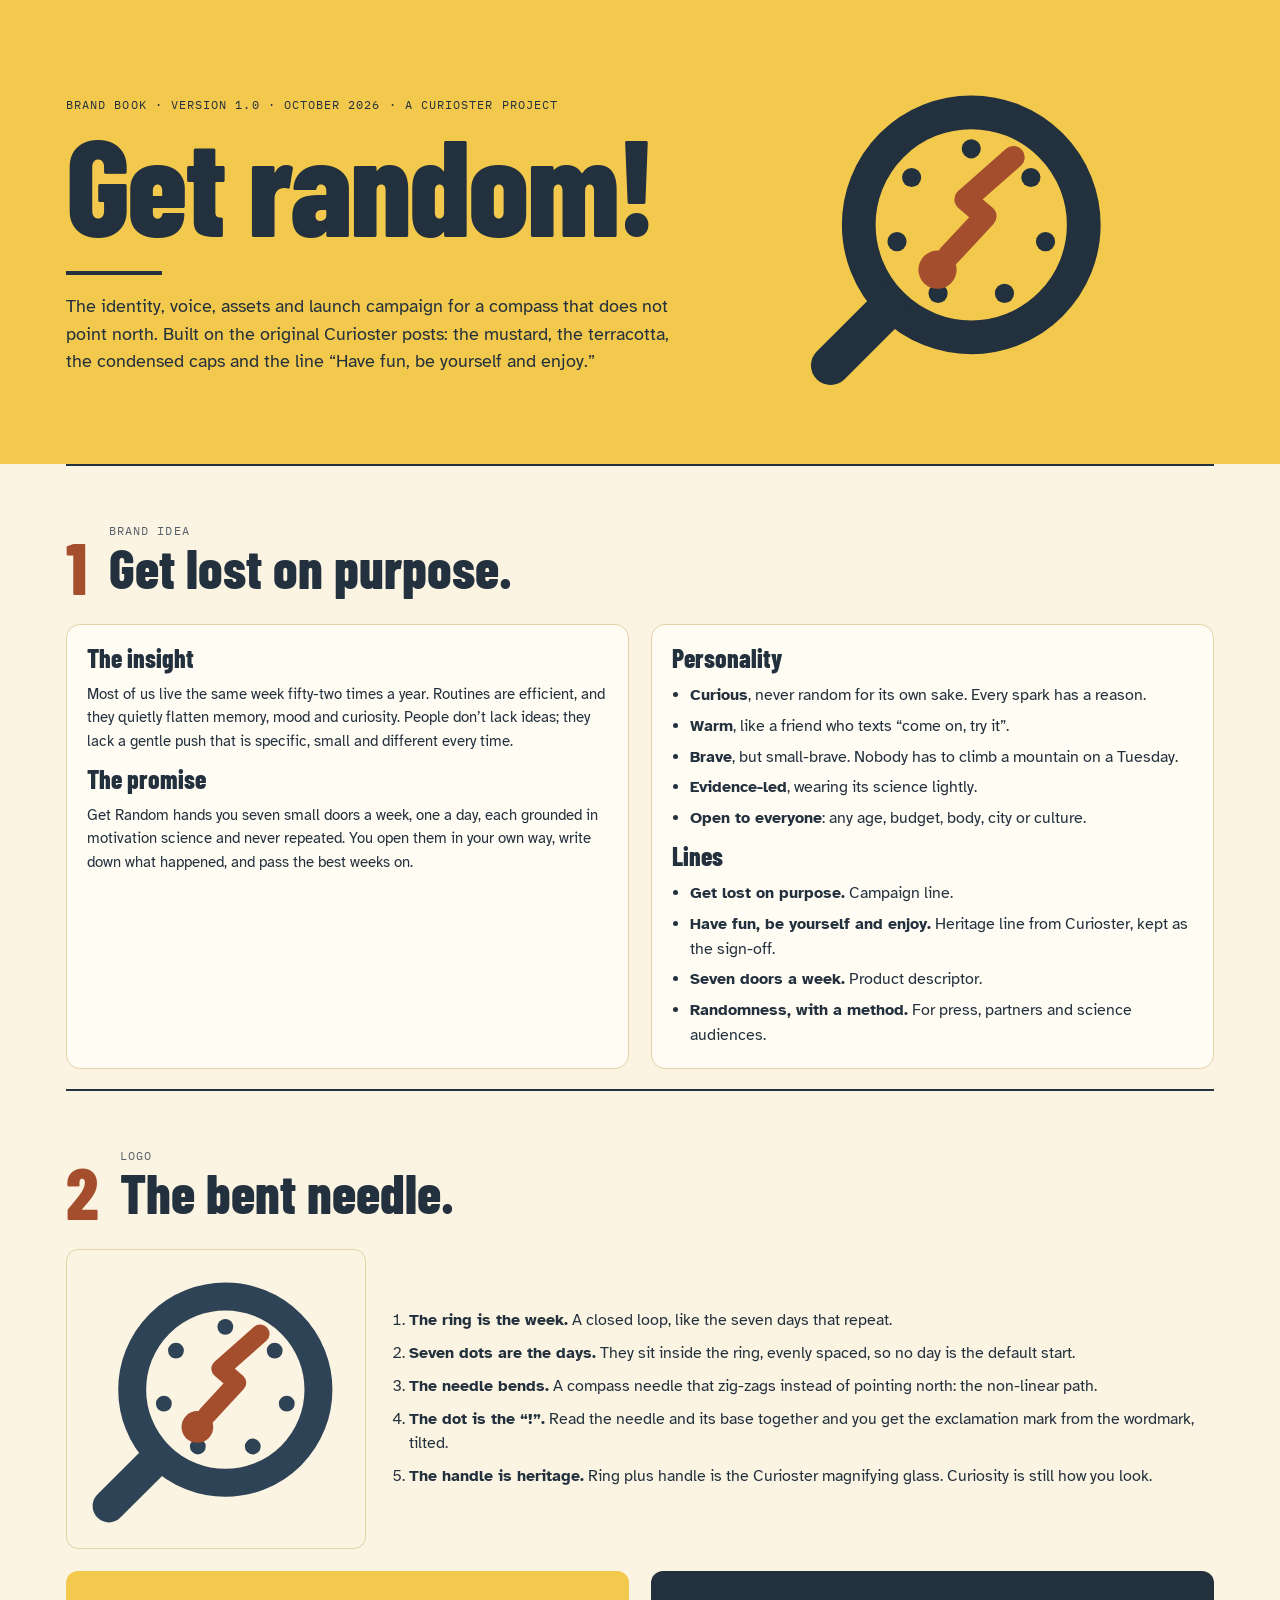
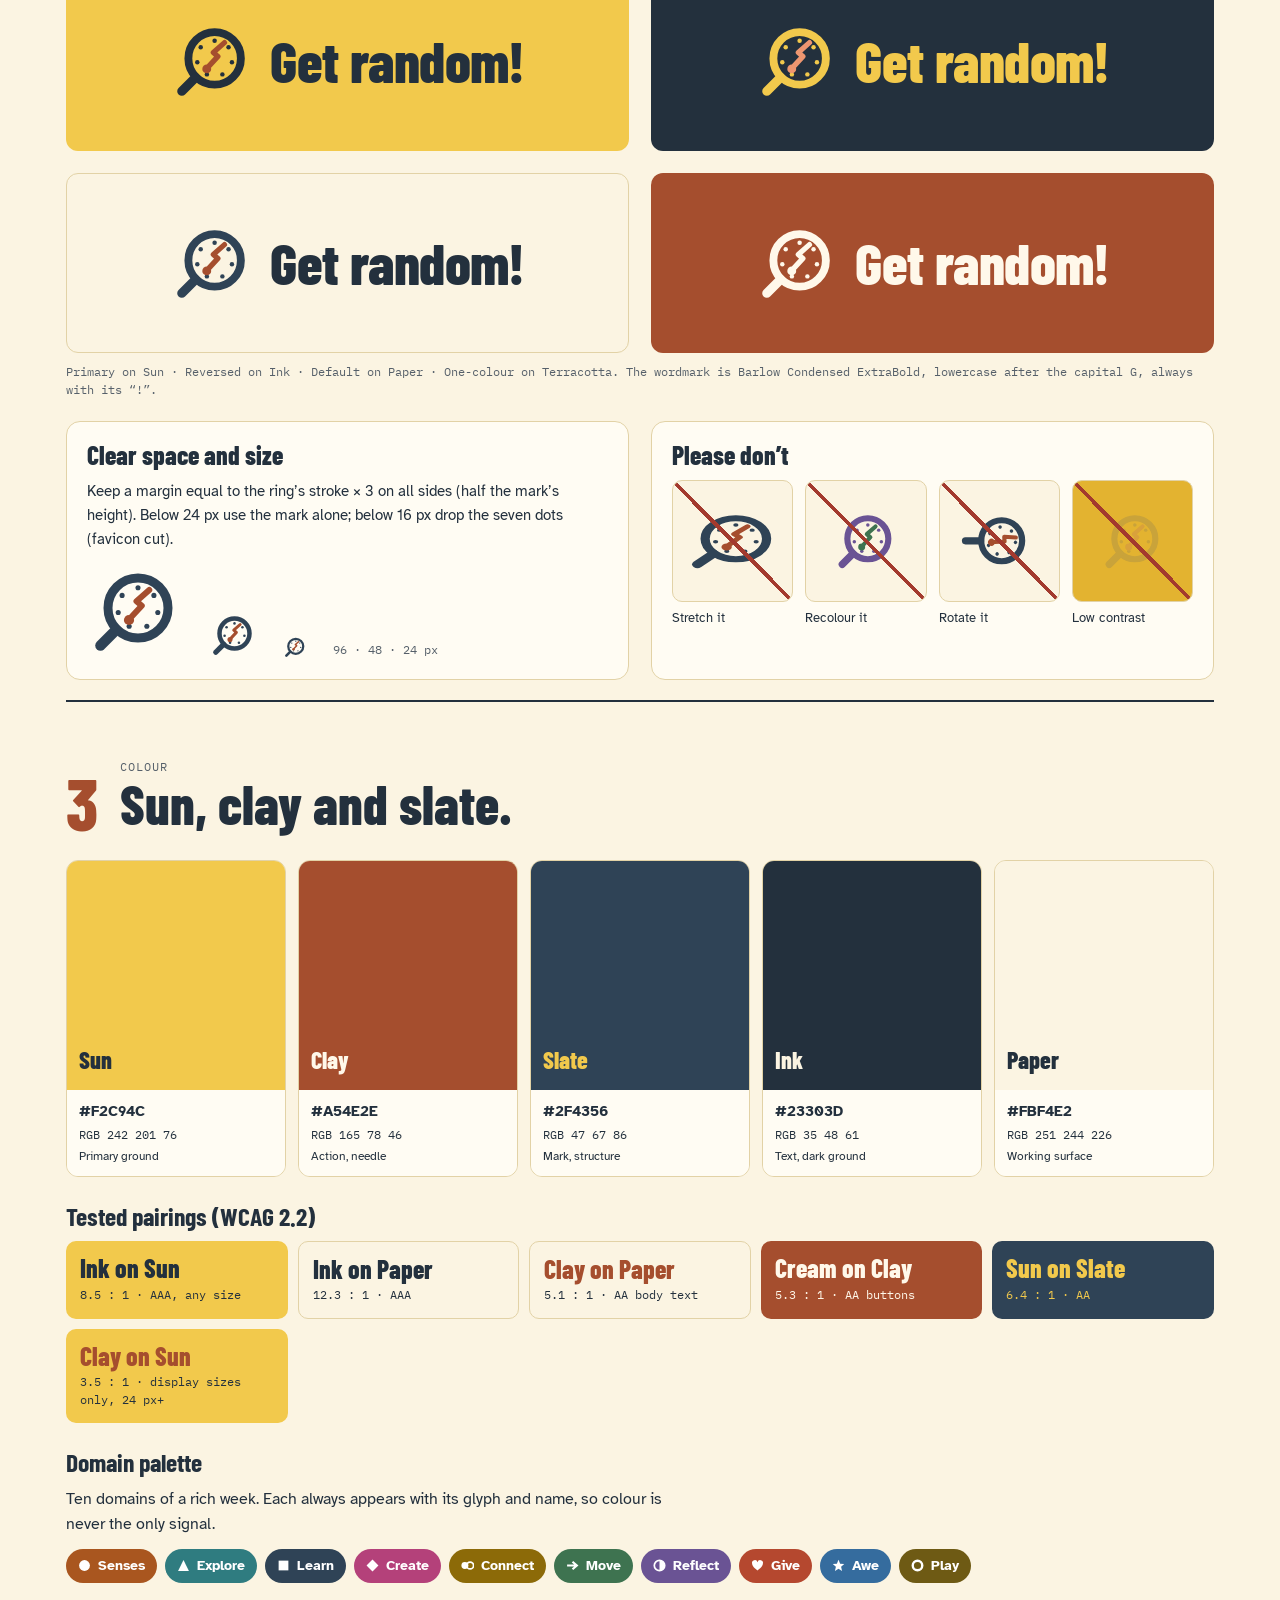
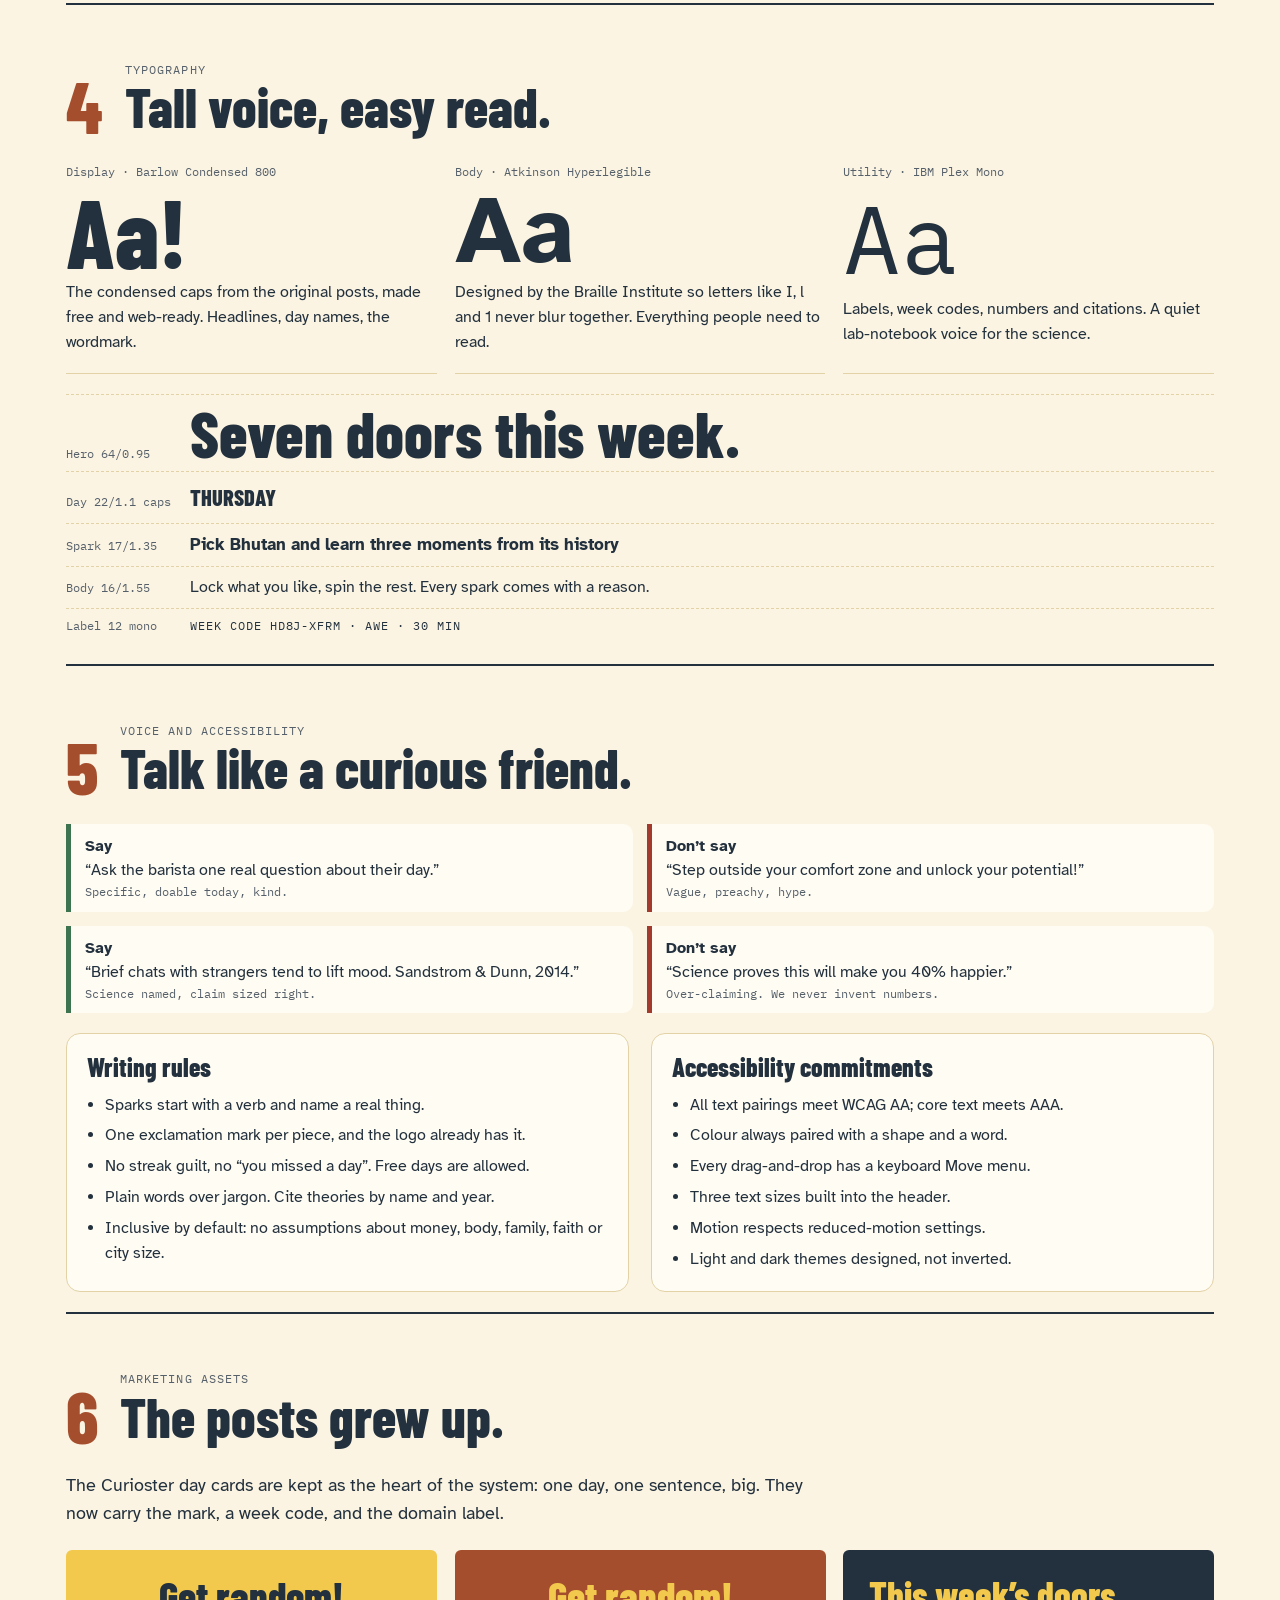
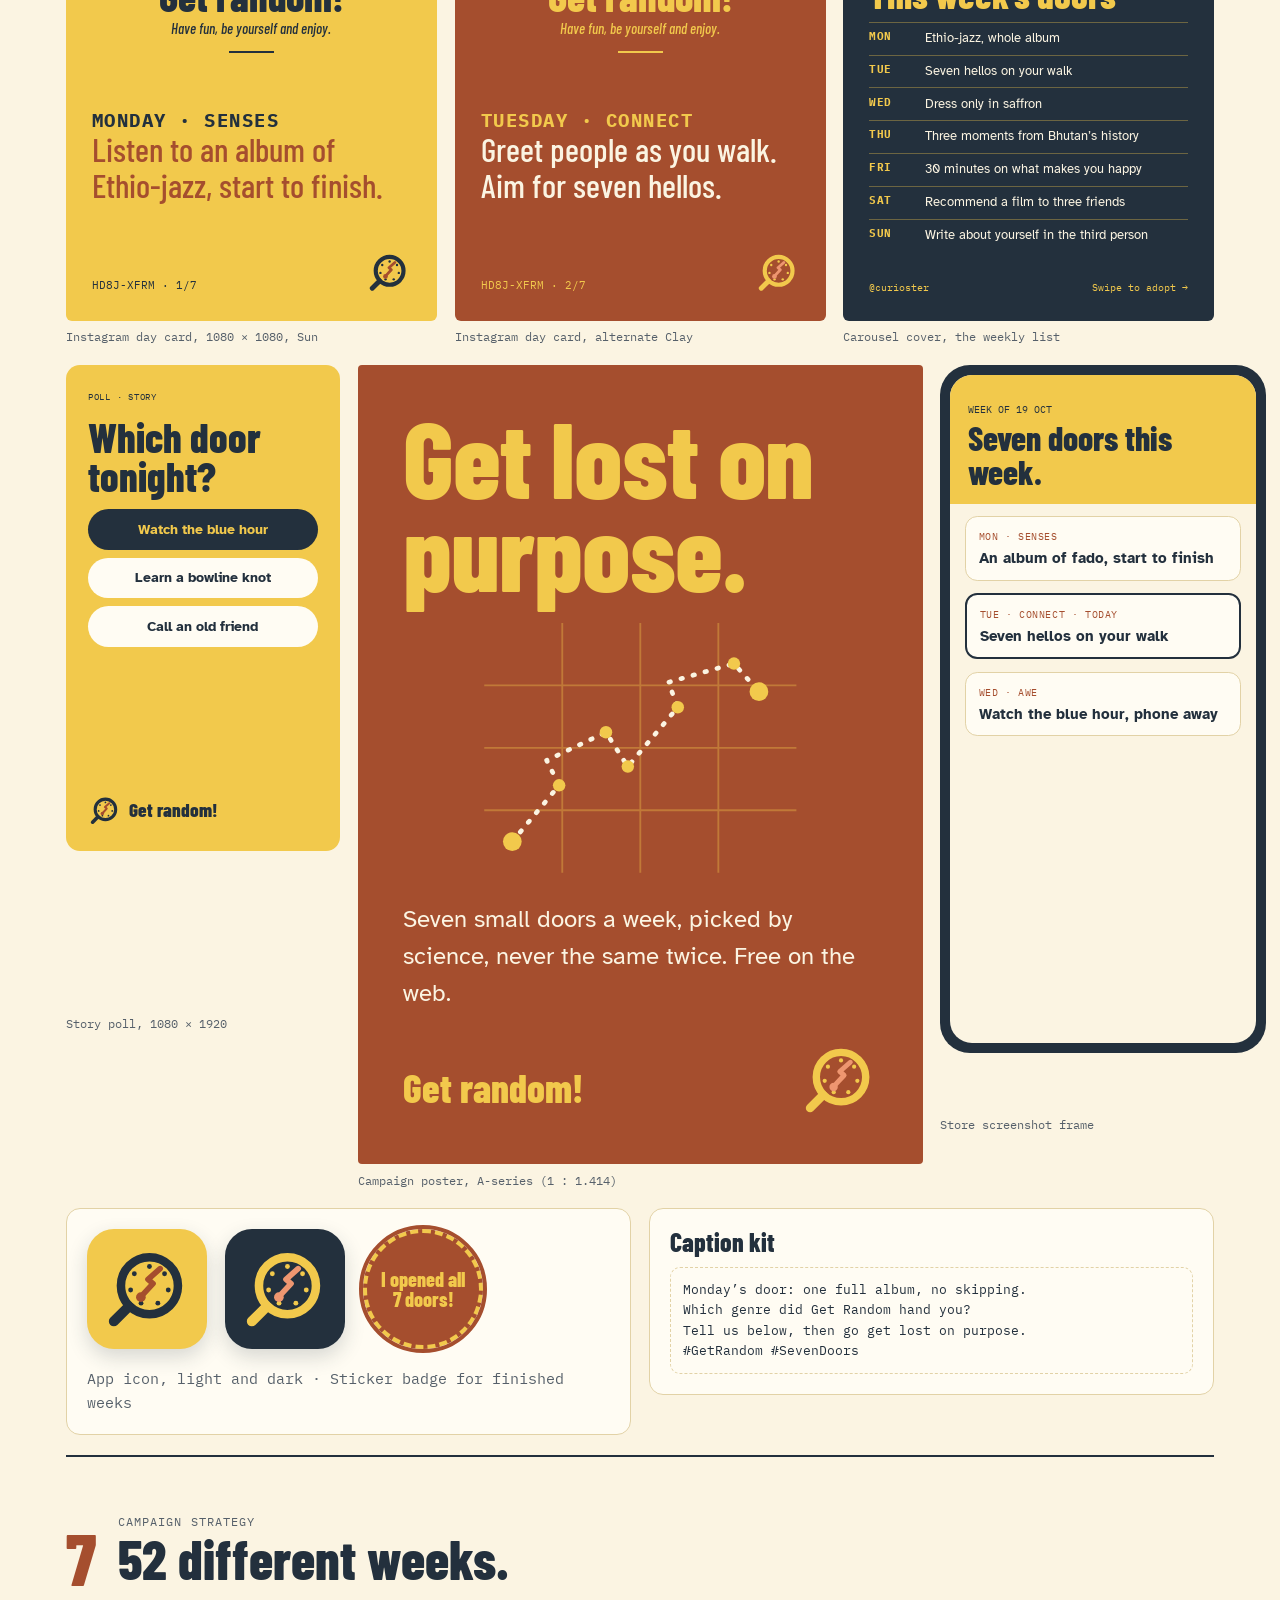
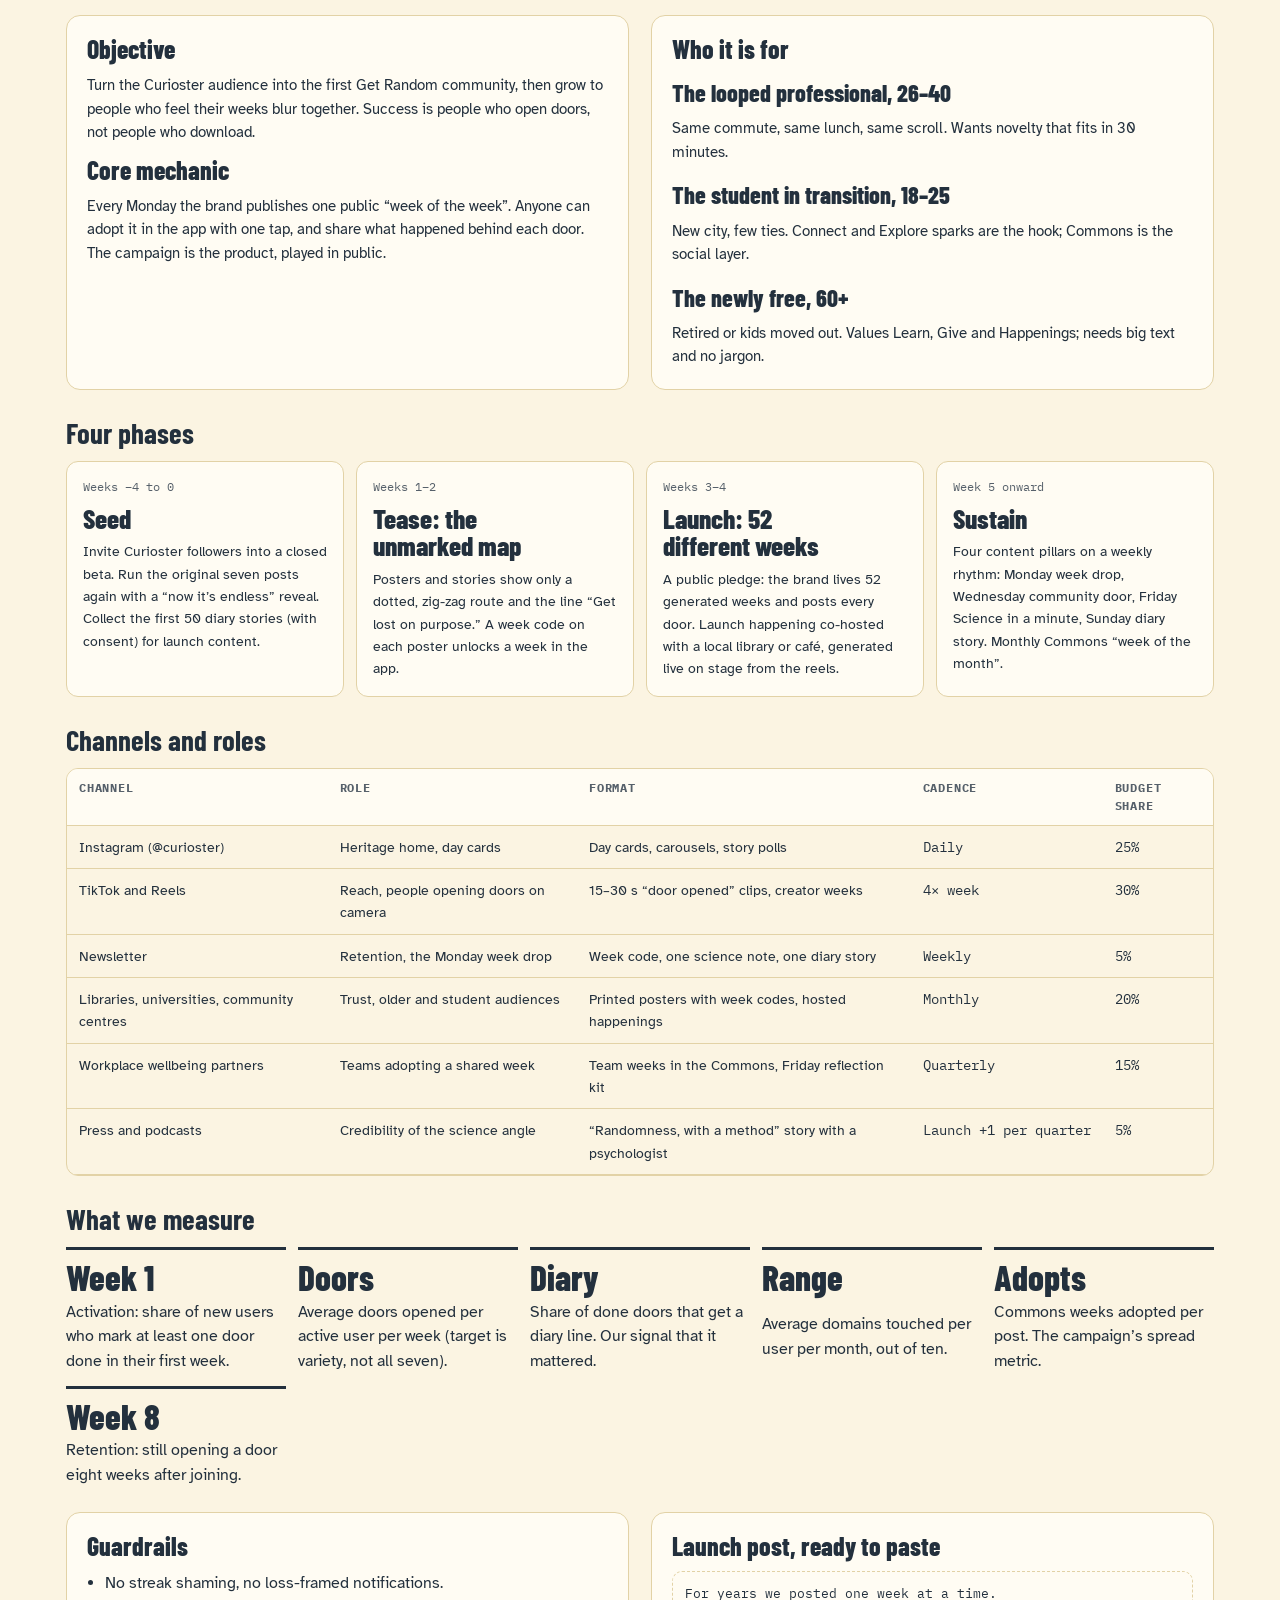
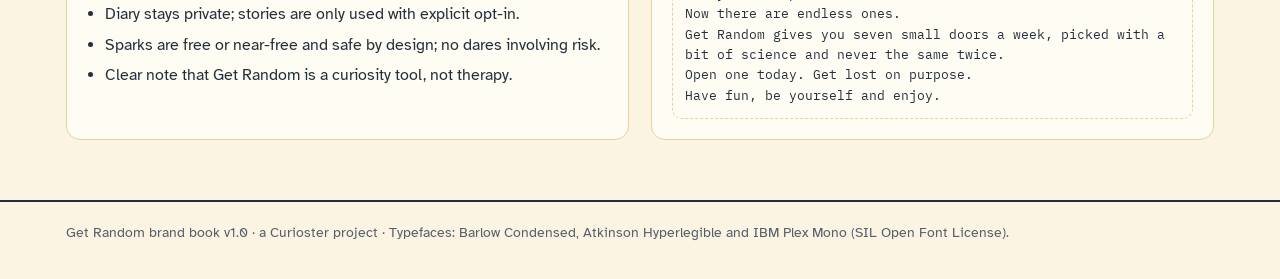
<file: brand/index.html>
<!doctype html><html lang="en"><head><meta charset="utf-8"><meta name="viewport" content="width=device-width,initial-scale=1,viewport-fit=cover"><style>:root{color-scheme:light;padding-top:env(safe-area-inset-top,0px);padding-bottom:env(safe-area-inset-bottom,0px)}body{margin:0;font:14px/1.4 system-ui,-apple-system,"Segoe UI",sans-serif}img{max-width:100%}[hidden]{display:none!important}</style></head><body><title>Get Random Brand Book</title>
<meta name="claude:viewport-fit-sides" content="cover">
<link rel="preconnect" href="https://fonts.googleapis.com">
<link rel="preconnect" href="https://fonts.gstatic.com" crossorigin>
<link rel="stylesheet" href="https://fonts.googleapis.com/css2?family=Barlow+Condensed:ital,wght@0,500;0,700;0,800;1,500&family=Atkinson+Hyperlegible:ital,wght@0,400;0,700;1,400&family=IBM+Plex+Mono:wght@400;500&display=swap">
<style>
/* Layout: a printed brand manual. Numbered chapters (they are a real sequence), wide specimen plates, and asset mockups at true proportions. */
:root{
  --sun:#F2C94C; --terra:#A54E2E; --navy:#2F4356; --ink:#23303D; --paper:#FBF4E2; --cream:#FFFCF3;
  --bg:#FBF4E2; --fg:#23303D; --fg2:#56606A; --line:#E2D2A6; --plate:#FFFCF3;
  --display:"Barlow Condensed","Arial Narrow",sans-serif; --body:"Atkinson Hyperlegible",system-ui,sans-serif; --mono:"IBM Plex Mono",ui-monospace,monospace;
}
@media (prefers-color-scheme: dark){:root:not([data-theme="light"]){--bg:#141C25;--fg:#F3E9D0;--fg2:#B8B09C;--line:#304050;--plate:#1C2733;color-scheme:dark}}
:root[data-theme="dark"]{--bg:#141C25;--fg:#F3E9D0;--fg2:#B8B09C;--line:#304050;--plate:#1C2733;color-scheme:dark}
*{box-sizing:border-box}
body{background:var(--bg);color:var(--fg);font-family:var(--body);font-size:1rem;line-height:1.55}
.wrap{max-width:1180px;margin:0 auto;padding-left:max(16px,env(safe-area-inset-left,0px));padding-right:max(16px,env(safe-area-inset-right,0px))}
h1,h2,h3,h4{font-family:var(--display);margin:0;line-height:1.02;text-wrap:balance}
p{margin:0}
.eyebrow{font-family:var(--mono);font-size:.74rem;letter-spacing:.09em;text-transform:uppercase;color:var(--fg2)}
.lede{font-size:1.12rem;max-width:62ch}
.mono{font-family:var(--mono);font-variant-numeric:tabular-nums}
svg.mk{display:block}
.mk-default{--ring:#2F4356;--needle:#A54E2E;--dots:#2F4356}
.mk-rev{--ring:#F2C94C;--needle:#EE9670;--dots:#F2C94C}
.mk-mono{--ring:currentColor;--needle:currentColor;--dots:currentColor}
.mk-sun{--ring:#23303D;--needle:#A54E2E;--dots:#23303D}

/* cover */
.cover{background:var(--sun);color:#23303D}
.cover-in{padding-block:56px 48px;display:grid;grid-template-columns:minmax(0,1.2fr) minmax(0,1fr);gap:32px;align-items:center}
.cover h1{font-size:clamp(3.6rem,11vw,8.5rem);font-weight:800;letter-spacing:-.02em}
.cover .rule{width:96px;height:4px;background:#23303D;margin:18px 0}
.cover .eyebrow{color:#23303D}
.cover-mark{justify-self:center;width:min(360px,80%)}
.cover-mark svg{width:100%;height:auto}

/* chapters */
.ch{padding-block:56px 20px;border-top:2px solid var(--fg)}
.ch-h{display:grid;grid-template-columns:auto minmax(0,1fr);gap:8px 22px;align-items:end;margin-bottom:28px}
.ch-n{font-family:var(--display);font-weight:800;font-size:4.5rem;line-height:.8;color:var(--terra)}
@media (prefers-color-scheme: dark){:root:not([data-theme="light"]) .ch-n{color:#EE9670}}
:root[data-theme="dark"] .ch-n{color:#EE9670}
.ch-h h2{font-size:clamp(2.2rem,5vw,3.4rem);font-weight:800}
.grid2{display:grid;grid-template-columns:repeat(2,minmax(0,1fr));gap:22px}
.grid3{display:grid;grid-template-columns:repeat(3,minmax(0,1fr));gap:18px}
.plate{background:var(--plate);border:1.5px solid var(--line);border-radius:14px;padding:20px;display:grid;gap:12px;min-width:0;align-content:start}
.plate h3{font-size:1.6rem;font-weight:800}
.plate p{font-size:.95rem}
.cap{font-family:var(--mono);font-size:.74rem;color:var(--fg2)}
ul.clean{margin:0;padding-left:1.1rem;display:grid;gap:6px}

/* logo plates */
.lockup{display:flex;align-items:center;gap:16px;padding:34px 24px;border-radius:12px;min-height:180px;justify-content:center}
.lockup svg{width:84px;height:84px;flex:none}
.lockup span{font-family:var(--display);font-weight:800;font-size:clamp(2.4rem,6vw,3.6rem);letter-spacing:-.01em;line-height:1}
.on-sun{background:#F2C94C;color:#23303D}.on-navy{background:#23303D;color:#F2C94C}.on-paper{background:#FBF4E2;color:#23303D;border:1.5px solid #E2D2A6}.on-terra{background:#A54E2E;color:#FFF8EA}
.anatomy{display:grid;grid-template-columns:minmax(0,300px) minmax(0,1fr);gap:24px;align-items:center}
.anatomy svg{width:100%;height:auto;background:#FBF4E2;border-radius:12px;border:1.5px solid #E2D2A6}
.anatomy ol{margin:0;padding-left:1.2rem;display:grid;gap:8px}
.dont{display:grid;grid-template-columns:repeat(4,minmax(0,1fr));gap:12px}
.dont figure{margin:0;display:grid;gap:6px}
.dont .box{aspect-ratio:1;max-width:100%;background:#FBF4E2;border:1.5px solid #E2D2A6;border-radius:10px;display:grid;place-items:center;position:relative;overflow:hidden}
.dont .box::after{content:"";position:absolute;inset:0;background:linear-gradient(to top right,transparent calc(50% - 2px),#A33A2E calc(50% - 2px),#A33A2E calc(50% + 2px),transparent calc(50% + 2px))}
.dont svg{width:55%;height:auto}
.dont figcaption{font-size:.84rem}
.sizes{display:flex;align-items:end;gap:26px;flex-wrap:wrap;color:var(--fg)}

/* colour */
.swatches{display:grid;grid-template-columns:repeat(5,minmax(0,1fr));gap:12px}
.sw{border-radius:12px;overflow:hidden;border:1.5px solid var(--line);display:grid;min-width:0}
.sw .chip{aspect-ratio:1/1.05;padding:12px;display:flex;align-items:flex-end;font-family:var(--display);font-weight:800;font-size:1.5rem}
.sw .meta{padding:10px 12px;font-size:.78rem;display:grid;gap:2px;background:var(--plate)}
.sw .meta b{font-size:.95rem}
.pairs{display:grid;grid-template-columns:repeat(auto-fill,minmax(210px,1fr));gap:10px}
.pair{border-radius:10px;padding:14px;display:grid;gap:4px}
.pair b{font-family:var(--display);font-size:1.6rem;font-weight:800;line-height:1}
.pair span{font-family:var(--mono);font-size:.74rem}
.doms{display:flex;flex-wrap:wrap;gap:8px}
.doms span{display:inline-flex;gap:7px;align-items:center;padding:6px 12px;border-radius:999px;font-weight:700;font-size:.88rem;color:#fff}
.doms svg{width:13px;height:13px}

/* type */
.spec{display:grid;gap:4px;border-bottom:1.5px solid var(--line);padding-bottom:18px}
.spec .big{font-size:clamp(3rem,9vw,6rem);line-height:.95}
.scale-row{display:grid;grid-template-columns:110px minmax(0,1fr);gap:14px;align-items:baseline;border-top:1px dashed var(--line);padding-block:8px}

/* voice */
.vt{display:grid;grid-template-columns:repeat(2,minmax(0,1fr));gap:14px}
.say{border-left:5px solid #3E7350;padding:10px 14px;background:var(--plate);border-radius:0 10px 10px 0}
.nosay{border-left:5px solid #A33A2E;padding:10px 14px;background:var(--plate);border-radius:0 10px 10px 0}

/* assets */
.assets{display:grid;grid-template-columns:repeat(12,minmax(0,1fr));gap:18px}
.asset{display:grid;gap:8px;min-width:0}
.a4{grid-column:span 4}.a5{grid-column:span 5}.a3{grid-column:span 3}.a7{grid-column:span 7}.a6{grid-column:span 6}
.sq{aspect-ratio:1;max-width:100%;border-radius:6px;overflow:hidden;position:relative;container-type:inline-size}
.story{aspect-ratio:9/16;max-width:100%;border-radius:14px;overflow:hidden;position:relative;container-type:inline-size}
.poster{aspect-ratio:1/1.414;max-width:100%;overflow:hidden;position:relative;container-type:inline-size;border-radius:4px}
/* IG day card */
.ig-day{background:#F2C94C;color:#A54E2E;padding:7cqw;display:flex;flex-direction:column;height:100%}
.ig-day .t{font-family:var(--display);font-weight:800;font-size:11cqw;line-height:1;color:#23303D;text-align:center}
.ig-day .s{font-family:var(--display);font-style:italic;font-weight:500;font-size:4cqw;text-align:center;color:#23303D}
.ig-day .r{width:12cqw;height:.6cqw;background:#23303D;margin:3cqw auto}
.ig-day .d{font-family:var(--display);font-weight:500;font-size:9cqw;line-height:1.1;margin-top:auto;color:#A54E2E}
.ig-day .d b{font-weight:800;color:#23303D;display:block;font-size:5cqw;letter-spacing:.08em;font-family:var(--mono)}
.ig-day .f{display:flex;justify-content:space-between;align-items:end;margin-top:auto;font-family:var(--mono);font-size:3cqw;color:#23303D}
.ig-day .f svg{width:12cqw;height:12cqw}
.ig-terra{background:#A54E2E}.ig-terra .t,.ig-terra .s,.ig-terra .f{color:#F2C94C}.ig-terra .r{background:#F2C94C}.ig-terra .d{color:#FBF4E2}.ig-terra .d b{color:#F2C94C}
/* IG week list */
.ig-week{background:#23303D;color:#FBF4E2;padding:7cqw;height:100%;display:flex;flex-direction:column;gap:2.2cqw}
.ig-week h4{font-size:10cqw;font-weight:800;color:#F2C94C}
.ig-week ol{list-style:none;margin:0;padding:0;display:grid;gap:1.6cqw;font-size:3.6cqw}
.ig-week li{display:grid;grid-template-columns:13cqw 1fr;gap:2cqw;border-top:.3cqw solid rgba(242,201,76,.35);padding-top:1.4cqw}
.ig-week li b{font-family:var(--mono);color:#F2C94C;font-size:3cqw;letter-spacing:.06em}
.ig-week .f{margin-top:auto;font-family:var(--mono);font-size:2.8cqw;color:#F2C94C;display:flex;justify-content:space-between}
/* story */
.st{background:#F2C94C;color:#23303D;height:100%;padding:9cqw 8cqw;display:flex;flex-direction:column;gap:5cqw}
.st .q{font-family:var(--display);font-weight:800;font-size:15cqw;line-height:.95}
.st .opts{display:grid;gap:3cqw}
.st .opts span{background:#FFFCF3;border-radius:999px;padding:3.5cqw 5cqw;font-weight:700;font-size:5cqw;text-align:center}
.st .opts span:first-child{background:#23303D;color:#F2C94C}
.st .f{margin-top:auto;display:flex;align-items:center;gap:3cqw;font-family:var(--display);font-weight:800;font-size:7cqw}
.st .f svg{width:12cqw;height:12cqw}
/* poster */
.po{background:#A54E2E;color:#FBF4E2;height:100%;padding:8cqw;display:flex;flex-direction:column}
.po h4{font-size:19cqw;font-weight:800;line-height:.86;color:#F2C94C;letter-spacing:-.01em}
.po .map{flex:1;position:relative;margin-block:5cqw}
.po .map svg{position:absolute;inset:0;width:100%;height:100%}
.po p{font-size:4.2cqw;max-width:30ch}
.po .f{display:flex;justify-content:space-between;align-items:end;margin-top:5cqw;font-family:var(--display);font-weight:800;font-size:7cqw;color:#F2C94C}
.po .f svg{width:14cqw;height:14cqw}
/* app icon */
.icons{display:flex;gap:18px;align-items:end;flex-wrap:wrap}
.appicon{width:120px;height:120px;border-radius:27px;background:#F2C94C;display:grid;place-items:center;box-shadow:0 8px 20px rgba(35,48,61,.18)}
.appicon svg{width:76%;height:76%}
.appicon.dark{background:#23303D}
.badge{width:120px;height:120px;border-radius:50%;background:#A54E2E;color:#F2C94C;display:grid;place-items:center;text-align:center;font-family:var(--display);font-weight:800;font-size:1.25rem;line-height:1;padding:12px;border:4px dashed #F2C94C;outline:4px solid #A54E2E}
/* phone screenshot frame */
.phone{aspect-ratio:9/19;max-width:100%;border-radius:30px;background:#23303D;padding:10px;container-type:inline-size}
.phone .scr{background:#FBF4E2;border-radius:22px;height:100%;overflow:hidden;display:flex;flex-direction:column}
.phone .bar{background:#F2C94C;padding:7cqw 6cqw 5cqw;color:#23303D}
.phone .bar b{font-family:var(--display);font-size:11cqw;font-weight:800;line-height:1;display:block}
.phone .card{margin:4cqw 5cqw 0;background:#FFFCF3;border:1px solid #E2D2A6;border-radius:4cqw;padding:4cqw;display:grid;gap:1.5cqw;color:#23303D}
.phone .card i{font-style:normal;font-family:var(--mono);font-size:3.2cqw;color:#A54E2E;text-transform:uppercase;letter-spacing:.06em}
.phone .card b{font-size:5cqw;line-height:1.2}
.phone .card.today{border:2px solid #23303D}

/* campaign */
.phases{display:grid;grid-template-columns:repeat(4,minmax(0,1fr));gap:12px}
.phase{background:var(--plate);border:1.5px solid var(--line);border-radius:12px;padding:16px;display:grid;gap:8px;align-content:start;position:relative}
.phase .wk{font-family:var(--mono);font-size:.74rem;color:var(--fg2)}
.phase h4{font-size:1.7rem;font-weight:800}
.phase p{font-size:.9rem}
.tablewrap{overflow-x:auto;border:1.5px solid var(--line);border-radius:12px}
table{border-collapse:collapse;width:100%;min-width:720px;font-size:.9rem}
th,td{text-align:left;padding:10px 12px;border-bottom:1px solid var(--line);vertical-align:top}
th{font-family:var(--mono);font-size:.72rem;text-transform:uppercase;letter-spacing:.07em;color:var(--fg2);background:var(--plate)}
td.n{font-family:var(--mono);font-variant-numeric:tabular-nums;white-space:nowrap}
.persona{display:grid;gap:6px}
.persona .who{font-family:var(--display);font-size:1.5rem;font-weight:800}
.kpi{display:grid;grid-template-columns:repeat(auto-fill,minmax(200px,1fr));gap:12px}
.kpi div{border-top:3px solid var(--fg);padding-top:10px;display:grid;gap:4px}
.kpi b{font-family:var(--display);font-size:2.2rem;font-weight:800;line-height:1}
.copy{font-family:var(--mono);font-size:.82rem;background:var(--plate);border:1.5px dashed var(--line);border-radius:10px;padding:12px;white-space:pre-wrap}
footer{border-top:2px solid var(--fg);margin-top:40px;padding-block:20px 36px;font-size:.86rem;color:var(--fg2)}

@media (max-width:900px){
  .cover-in,.grid2,.anatomy,.vt{grid-template-columns:minmax(0,1fr)}
  .grid3,.phases{grid-template-columns:repeat(2,minmax(0,1fr))}
  .swatches{grid-template-columns:repeat(3,minmax(0,1fr))}
  .assets{grid-template-columns:repeat(2,minmax(0,1fr))}
  .a3,.a4,.a5,.a6,.a7{grid-column:span 1}
  .a-wide{grid-column:1/-1}
}
@media (max-width:520px){
  .grid3,.phases,.assets{grid-template-columns:minmax(0,1fr)}
  .dont{grid-template-columns:repeat(2,minmax(0,1fr))}
  .swatches{grid-template-columns:repeat(2,minmax(0,1fr))}
  .ch-n{font-size:3.2rem}
}
</style>

<svg width="0" height="0" style="position:absolute" aria-hidden="true">
  <symbol id="mark" viewBox="0 0 64 64">
    <circle cx="34" cy="30" r="20" fill="none" style="stroke:var(--ring)" stroke-width="6"/>
    <path d="M19.5 44.5L9 55" style="stroke:var(--ring)" stroke-width="7" stroke-linecap="round"/>
    <g style="fill:var(--dots)"><circle cx="34" cy="16.5" r="1.7"/><circle cx="44.6" cy="21.6" r="1.7"/><circle cx="47.2" cy="33" r="1.7"/><circle cx="39.9" cy="42.2" r="1.7"/><circle cx="28.1" cy="42.2" r="1.7"/><circle cx="20.8" cy="33" r="1.7"/><circle cx="23.4" cy="21.6" r="1.7"/></g>
    <path d="M30 35.5L36.5 28.5 33 25.5 41.5 18" fill="none" style="stroke:var(--needle)" stroke-width="4" stroke-linecap="round" stroke-linejoin="round"/>
    <circle cx="28" cy="38" r="3.4" style="fill:var(--needle)"/>
  </symbol>
</svg>

<header class="cover">
  <div class="wrap cover-in">
    <div>
      <p class="eyebrow">Brand book · version 1.0 · October 2026 · a Curioster project</p>
      <h1>Get random!</h1>
      <div class="rule"></div>
      <p class="lede">The identity, voice, assets and launch campaign for a compass that does not point north. Built on the original Curioster posts: the mustard, the terracotta, the condensed caps and the line “Have fun, be yourself and enjoy.”</p>
    </div>
    <div class="cover-mark"><svg class="mk mk-sun" viewBox="0 0 64 64" role="img" aria-label="Get Random mark"><use href="#mark"/></svg></div>
  </div>
</header>

<main class="wrap">

<section class="ch" id="idea">
  <div class="ch-h"><span class="ch-n">1</span><div><p class="eyebrow">Brand idea</p><h2>Get lost on purpose.</h2></div></div>
  <div class="grid2">
    <div class="plate"><h3>The insight</h3><p>Most of us live the same week fifty-two times a year. Routines are efficient, and they quietly flatten memory, mood and curiosity. People don’t lack ideas; they lack a gentle push that is specific, small and different every time.</p>
      <h3>The promise</h3><p>Get Random hands you seven small doors a week, one a day, each grounded in motivation science and never repeated. You open them in your own way, write down what happened, and pass the best weeks on.</p></div>
    <div class="plate"><h3>Personality</h3>
      <ul class="clean"><li><b>Curious</b>, never random for its own sake. Every spark has a reason.</li><li><b>Warm</b>, like a friend who texts “come on, try it”.</li><li><b>Brave</b>, but small-brave. Nobody has to climb a mountain on a Tuesday.</li><li><b>Evidence-led</b>, wearing its science lightly.</li><li><b>Open to everyone</b>: any age, budget, body, city or culture.</li></ul>
      <h3>Lines</h3><ul class="clean"><li><b>Get lost on purpose.</b> Campaign line.</li><li><b>Have fun, be yourself and enjoy.</b> Heritage line from Curioster, kept as the sign-off.</li><li><b>Seven doors a week.</b> Product descriptor.</li><li><b>Randomness, with a method.</b> For press, partners and science audiences.</li></ul></div>
  </div>
</section>

<section class="ch" id="logo">
  <div class="ch-h"><span class="ch-n">2</span><div><p class="eyebrow">Logo</p><h2>The bent needle.</h2></div></div>
  <div class="anatomy">
    <svg class="mk-default" viewBox="0 0 64 64" role="img" aria-label="Mark anatomy"><use href="#mark"/></svg>
    <ol>
      <li><b>The ring is the week.</b> A closed loop, like the seven days that repeat.</li>
      <li><b>Seven dots are the days.</b> They sit inside the ring, evenly spaced, so no day is the default start.</li>
      <li><b>The needle bends.</b> A compass needle that zig-zags instead of pointing north: the non-linear path.</li>
      <li><b>The dot is the “!”.</b> Read the needle and its base together and you get the exclamation mark from the wordmark, tilted.</li>
      <li><b>The handle is heritage.</b> Ring plus handle is the Curioster magnifying glass. Curiosity is still how you look.</li>
    </ol>
  </div>
  <div class="grid2" style="margin-top:22px">
    <div class="lockup on-sun"><svg class="mk mk-sun" viewBox="0 0 64 64" aria-hidden="true"><use href="#mark"/></svg><span>Get random!</span></div>
    <div class="lockup on-navy"><svg class="mk mk-rev" viewBox="0 0 64 64" aria-hidden="true"><use href="#mark"/></svg><span>Get random!</span></div>
    <div class="lockup on-paper"><svg class="mk mk-default" viewBox="0 0 64 64" aria-hidden="true"><use href="#mark"/></svg><span>Get random!</span></div>
    <div class="lockup on-terra"><svg class="mk mk-mono" viewBox="0 0 64 64" aria-hidden="true" style="color:#FFF8EA"><use href="#mark"/></svg><span>Get random!</span></div>
  </div>
  <p class="cap" style="margin-top:10px">Primary on Sun · Reversed on Ink · Default on Paper · One-colour on Terracotta. The wordmark is Barlow Condensed ExtraBold, lowercase after the capital G, always with its “!”.</p>
  <div class="grid2" style="margin-top:22px">
    <div class="plate"><h3>Clear space and size</h3><p>Keep a margin equal to the ring’s stroke × 3 on all sides (half the mark’s height). Below 24 px use the mark alone; below 16 px drop the seven dots (favicon cut).</p>
      <div class="sizes"><svg class="mk mk-default" viewBox="0 0 64 64" width="96" height="96" aria-hidden="true"><use href="#mark"/></svg><svg class="mk mk-default" viewBox="0 0 64 64" width="48" height="48" aria-hidden="true"><use href="#mark"/></svg><svg class="mk mk-default" viewBox="0 0 64 64" width="24" height="24" aria-hidden="true"><use href="#mark"/></svg><span class="cap">96 · 48 · 24 px</span></div></div>
    <div class="plate"><h3>Please don’t</h3>
      <div class="dont">
        <figure><div class="box"><svg class="mk mk-default" viewBox="0 0 64 64" style="transform:scaleX(1.5)" aria-hidden="true"><use href="#mark"/></svg></div><figcaption>Stretch it</figcaption></figure>
        <figure><div class="box"><svg class="mk" viewBox="0 0 64 64" style="--ring:#6A5394;--needle:#3E7350;--dots:#6A5394" aria-hidden="true"><use href="#mark"/></svg></div><figcaption>Recolour it</figcaption></figure>
        <figure><div class="box"><svg class="mk mk-default" viewBox="0 0 64 64" style="transform:rotate(45deg)" aria-hidden="true"><use href="#mark"/></svg></div><figcaption>Rotate it</figcaption></figure>
        <figure><div class="box" style="background:#E3B330"><svg class="mk" viewBox="0 0 64 64" style="--ring:#C9A33A;--needle:#D9A13B;--dots:#C9A33A" aria-hidden="true"><use href="#mark"/></svg></div><figcaption>Low contrast</figcaption></figure>
      </div></div>
  </div>
</section>

<section class="ch" id="colour">
  <div class="ch-h"><span class="ch-n">3</span><div><p class="eyebrow">Colour</p><h2>Sun, clay and slate.</h2></div></div>
  <div class="swatches">
    <div class="sw"><div class="chip" style="background:#F2C94C;color:#23303D">Sun</div><div class="meta"><b>#F2C94C</b><span class="mono">RGB 242 201 76</span><span>Primary ground</span></div></div>
    <div class="sw"><div class="chip" style="background:#A54E2E;color:#FFF8EA">Clay</div><div class="meta"><b>#A54E2E</b><span class="mono">RGB 165 78 46</span><span>Action, needle</span></div></div>
    <div class="sw"><div class="chip" style="background:#2F4356;color:#F2C94C">Slate</div><div class="meta"><b>#2F4356</b><span class="mono">RGB 47 67 86</span><span>Mark, structure</span></div></div>
    <div class="sw"><div class="chip" style="background:#23303D;color:#FBF4E2">Ink</div><div class="meta"><b>#23303D</b><span class="mono">RGB 35 48 61</span><span>Text, dark ground</span></div></div>
    <div class="sw"><div class="chip" style="background:#FBF4E2;color:#23303D">Paper</div><div class="meta"><b>#FBF4E2</b><span class="mono">RGB 251 244 226</span><span>Working surface</span></div></div>
  </div>
  <h3 style="font-size:1.6rem;margin:26px 0 12px">Tested pairings (WCAG 2.2)</h3>
  <div class="pairs">
    <div class="pair" style="background:#F2C94C;color:#23303D"><b>Ink on Sun</b><span>8.5 : 1 · AAA, any size</span></div>
    <div class="pair" style="background:#FBF4E2;color:#23303D;border:1px solid #E2D2A6"><b>Ink on Paper</b><span>12.3 : 1 · AAA</span></div>
    <div class="pair" style="background:#FBF4E2;color:#A54E2E;border:1px solid #E2D2A6"><b>Clay on Paper</b><span style="color:#23303D">5.1 : 1 · AA body text</span></div>
    <div class="pair" style="background:#A54E2E;color:#FFF8EA"><b>Cream on Clay</b><span>5.3 : 1 · AA buttons</span></div>
    <div class="pair" style="background:#2F4356;color:#F2C94C"><b>Sun on Slate</b><span>6.4 : 1 · AA</span></div>
    <div class="pair" style="background:#F2C94C;color:#A54E2E"><b>Clay on Sun</b><span style="color:#23303D">3.5 : 1 · display sizes only, 24 px+</span></div>
  </div>
  <h3 style="font-size:1.6rem;margin:26px 0 12px">Domain palette</h3>
  <p style="margin-bottom:12px;max-width:62ch">Ten domains of a rich week. Each always appears with its glyph and name, so colour is never the only signal.</p>
  <div class="doms">
    <span style="background:#A9561F"><svg viewBox="0 0 12 12"><circle cx="6" cy="6" r="5" fill="#fff"/></svg>Senses</span>
    <span style="background:#2F7C80"><svg viewBox="0 0 12 12"><path d="M6 1l5 10H1z" fill="#fff"/></svg>Explore</span>
    <span style="background:#2F4356"><svg viewBox="0 0 12 12"><rect x="1.5" y="1.5" width="9" height="9" fill="#fff"/></svg>Learn</span>
    <span style="background:#B4417A"><svg viewBox="0 0 12 12"><path d="M6 .5L11.5 6 6 11.5.5 6z" fill="#fff"/></svg>Create</span>
    <span style="background:#8C6A08"><svg viewBox="0 0 12 12"><circle cx="3.6" cy="6" r="3.2" fill="#fff"/><circle cx="8.4" cy="6" r="3.2" fill="none" stroke="#fff" stroke-width="1.6"/></svg>Connect</span>
    <span style="background:#3E7350"><svg viewBox="0 0 12 12"><path d="M1 6h8M6 2.5L10 6 6 9.5" stroke="#fff" stroke-width="2" fill="none"/></svg>Move</span>
    <span style="background:#6A5394"><svg viewBox="0 0 12 12"><circle cx="6" cy="6" r="4.8" fill="none" stroke="#fff" stroke-width="1.6"/><path d="M6 1.2a4.8 4.8 0 0 1 0 9.6z" fill="#fff"/></svg>Reflect</span>
    <span style="background:#B5482F"><svg viewBox="0 0 12 12"><path d="M6 10.5S1 7.4 1 4.2A2.5 2.5 0 0 1 6 3a2.5 2.5 0 0 1 5 1.2c0 3.2-5 6.3-5 6.3z" fill="#fff"/></svg>Give</span>
    <span style="background:#356C9E"><svg viewBox="0 0 12 12"><path d="M6 .8l1.5 3.6 3.8.3-2.9 2.5.9 3.8L6 9 2.7 11l.9-3.8L.7 4.7l3.8-.3z" fill="#fff"/></svg>Awe</span>
    <span style="background:#6E5A14"><svg viewBox="0 0 12 12"><circle cx="6" cy="6" r="4.4" fill="none" stroke="#fff" stroke-width="2.2"/></svg>Play</span>
  </div>
</section>

<section class="ch" id="type">
  <div class="ch-h"><span class="ch-n">4</span><div><p class="eyebrow">Typography</p><h2>Tall voice, easy read.</h2></div></div>
  <div class="grid3">
    <div class="spec"><span class="cap">Display · Barlow Condensed 800</span><span class="big" style="font-family:var(--display);font-weight:800">Aa!</span><p>The condensed caps from the original posts, made free and web-ready. Headlines, day names, the wordmark.</p></div>
    <div class="spec"><span class="cap">Body · Atkinson Hyperlegible</span><span class="big" style="font-family:var(--body);font-weight:700">Aa</span><p>Designed by the Braille Institute so letters like I, l and 1 never blur together. Everything people need to read.</p></div>
    <div class="spec"><span class="cap">Utility · IBM Plex Mono</span><span class="big" style="font-family:var(--mono)">Aa</span><p>Labels, week codes, numbers and citations. A quiet lab-notebook voice for the science.</p></div>
  </div>
  <div style="margin-top:20px">
    <div class="scale-row"><span class="cap">Hero 64/0.95</span><span style="font-family:var(--display);font-weight:800;font-size:clamp(2.4rem,6vw,4rem);line-height:.95">Seven doors this week.</span></div>
    <div class="scale-row"><span class="cap">Day 22/1.1 caps</span><span style="font-family:var(--display);font-weight:800;font-size:1.4rem;text-transform:uppercase">Thursday</span></div>
    <div class="scale-row"><span class="cap">Spark 17/1.35</span><span style="font-weight:700;font-size:1.06rem">Pick Bhutan and learn three moments from its history</span></div>
    <div class="scale-row"><span class="cap">Body 16/1.55</span><span>Lock what you like, spin the rest. Every spark comes with a reason.</span></div>
    <div class="scale-row"><span class="cap">Label 12 mono</span><span class="mono" style="font-size:.75rem;letter-spacing:.08em;text-transform:uppercase">Week code HD8J-XFRM · Awe · 30 min</span></div>
  </div>
</section>

<section class="ch" id="voice">
  <div class="ch-h"><span class="ch-n">5</span><div><p class="eyebrow">Voice and accessibility</p><h2>Talk like a curious friend.</h2></div></div>
  <div class="vt">
    <div class="say"><b>Say</b><p>“Ask the barista one real question about their day.”</p><p class="cap">Specific, doable today, kind.</p></div>
    <div class="nosay"><b>Don’t say</b><p>“Step outside your comfort zone and unlock your potential!”</p><p class="cap">Vague, preachy, hype.</p></div>
    <div class="say"><b>Say</b><p>“Brief chats with strangers tend to lift mood. Sandstrom &amp; Dunn, 2014.”</p><p class="cap">Science named, claim sized right.</p></div>
    <div class="nosay"><b>Don’t say</b><p>“Science proves this will make you 40% happier.”</p><p class="cap">Over-claiming. We never invent numbers.</p></div>
  </div>
  <div class="grid2" style="margin-top:20px">
    <div class="plate"><h3>Writing rules</h3><ul class="clean"><li>Sparks start with a verb and name a real thing.</li><li>One exclamation mark per piece, and the logo already has it.</li><li>No streak guilt, no “you missed a day”. Free days are allowed.</li><li>Plain words over jargon. Cite theories by name and year.</li><li>Inclusive by default: no assumptions about money, body, family, faith or city size.</li></ul></div>
    <div class="plate"><h3>Accessibility commitments</h3><ul class="clean"><li>All text pairings meet WCAG AA; core text meets AAA.</li><li>Colour always paired with a shape and a word.</li><li>Every drag-and-drop has a keyboard Move menu.</li><li>Three text sizes built into the header.</li><li>Motion respects reduced-motion settings.</li><li>Light and dark themes designed, not inverted.</li></ul></div>
  </div>
</section>

<section class="ch" id="assets">
  <div class="ch-h"><span class="ch-n">6</span><div><p class="eyebrow">Marketing assets</p><h2>The posts grew up.</h2></div></div>
  <p class="lede" style="margin-bottom:22px">The Curioster day cards are kept as the heart of the system: one day, one sentence, big. They now carry the mark, a week code, and the domain label.</p>
  <div class="assets">
    <figure class="asset a4" style="margin:0"><div class="sq"><div class="ig-day"><div class="t">Get random!</div><div class="s">Have fun, be yourself and enjoy.</div><div class="r"></div><div class="d"><b>MONDAY · SENSES</b>Listen to an album of Ethio-jazz, start to finish.</div><div class="f"><span>HD8J-XFRM · 1/7</span><svg class="mk mk-sun" viewBox="0 0 64 64" aria-hidden="true"><use href="#mark"/></svg></div></div></div><figcaption class="cap">Instagram day card, 1080 × 1080, Sun</figcaption></figure>
    <figure class="asset a4" style="margin:0"><div class="sq"><div class="ig-day ig-terra"><div class="t">Get random!</div><div class="s">Have fun, be yourself and enjoy.</div><div class="r"></div><div class="d"><b>TUESDAY · CONNECT</b>Greet people as you walk. Aim for seven hellos.</div><div class="f"><span>HD8J-XFRM · 2/7</span><svg class="mk mk-rev" viewBox="0 0 64 64" aria-hidden="true"><use href="#mark"/></svg></div></div></div><figcaption class="cap">Instagram day card, alternate Clay</figcaption></figure>
    <figure class="asset a4" style="margin:0"><div class="sq"><div class="ig-week"><h4>This week’s doors</h4><ol>
      <li><b>MON</b>Ethio-jazz, whole album</li><li><b>TUE</b>Seven hellos on your walk</li><li><b>WED</b>Dress only in saffron</li><li><b>THU</b>Three moments from Bhutan’s history</li><li><b>FRI</b>30 minutes on what makes you happy</li><li><b>SAT</b>Recommend a film to three friends</li><li><b>SUN</b>Write about yourself in the third person</li></ol>
      <div class="f"><span>@curioster</span><span>Swipe to adopt →</span></div></div></div><figcaption class="cap">Carousel cover, the weekly list</figcaption></figure>
    <figure class="asset a3" style="margin:0"><div class="story"><div class="st"><span class="mono" style="font-size:3.4cqw;letter-spacing:.08em">POLL · STORY</span><div class="q">Which door tonight?</div><div class="opts"><span>Watch the blue hour</span><span>Learn a bowline knot</span><span>Call an old friend</span></div><div class="f"><svg class="mk mk-sun" viewBox="0 0 64 64" aria-hidden="true"><use href="#mark"/></svg>Get random!</div></div></div><figcaption class="cap">Story poll, 1080 × 1920</figcaption></figure>
    <figure class="asset a6" style="margin:0"><div class="poster"><div class="po"><h4>Get lost on purpose.</h4><div class="map"><svg viewBox="0 0 200 160" preserveAspectRatio="xMidYMid meet" aria-hidden="true"><g fill="none" stroke="#F2C94C" stroke-width="1.2" opacity=".35"><path d="M0 40h200M0 80h200M0 120h200M50 0v160M100 0v160M150 0v160"/></g><path d="M18 140 L48 104 L40 88 L78 70 L92 92 L124 54 L118 38 L160 26 L176 44" fill="none" stroke="#FBF4E2" stroke-width="3" stroke-linecap="round" stroke-linejoin="round" stroke-dasharray="1 7"/><g fill="#F2C94C"><circle cx="18" cy="140" r="6"/><circle cx="48" cy="104" r="4"/><circle cx="78" cy="70" r="4"/><circle cx="92" cy="92" r="4"/><circle cx="124" cy="54" r="4"/><circle cx="160" cy="26" r="4"/><circle cx="176" cy="44" r="6"/></g></svg></div><p>Seven small doors a week, picked by science, never the same twice. Free on the web.</p><div class="f"><span>Get random!</span><svg class="mk mk-rev" viewBox="0 0 64 64" aria-hidden="true"><use href="#mark"/></svg></div></div></div><figcaption class="cap">Campaign poster, A-series (1 : 1.414)</figcaption></figure>
    <figure class="asset a3" style="margin:0"><div class="phone"><div class="scr"><div class="bar"><span class="mono" style="font-size:3.2cqw">WEEK OF 19 OCT</span><b>Seven doors this week.</b></div><div class="card"><i>Mon · Senses</i><b>An album of fado, start to finish</b></div><div class="card today"><i>Tue · Connect · Today</i><b>Seven hellos on your walk</b></div><div class="card"><i>Wed · Awe</i><b>Watch the blue hour, phone away</b></div></div></div><figcaption class="cap">Store screenshot frame</figcaption></figure>
    <figure class="asset a6" style="margin:0;align-content:start"><div class="plate" style="gap:18px"><div class="icons"><div class="appicon"><svg class="mk mk-sun" viewBox="0 0 64 64" aria-hidden="true"><use href="#mark"/></svg></div><div class="appicon dark"><svg class="mk mk-rev" viewBox="0 0 64 64" aria-hidden="true"><use href="#mark"/></svg></div><div class="badge">I opened all 7 doors!</div></div><p class="cap">App icon, light and dark · Sticker badge for finished weeks</p></div></figure>
    <figure class="asset a6" style="margin:0;align-content:start"><div class="plate"><h3>Caption kit</h3><div class="copy">Monday’s door: one full album, no skipping.
Which genre did Get Random hand you?
Tell us below, then go get lost on purpose.
#GetRandom #SevenDoors</div></div></figure>
  </div>
</section>

<section class="ch" id="campaign">
  <div class="ch-h"><span class="ch-n">7</span><div><p class="eyebrow">Campaign strategy</p><h2>52 different weeks.</h2></div></div>
  <div class="grid2">
    <div class="plate"><h3>Objective</h3><p>Turn the Curioster audience into the first Get Random community, then grow to people who feel their weeks blur together. Success is people who open doors, not people who download.</p>
      <h3>Core mechanic</h3><p>Every Monday the brand publishes one public “week of the week”. Anyone can adopt it in the app with one tap, and share what happened behind each door. The campaign is the product, played in public.</p></div>
    <div class="plate"><h3>Who it is for</h3>
      <div class="persona"><span class="who">The looped professional, 26–40</span><p>Same commute, same lunch, same scroll. Wants novelty that fits in 30 minutes.</p></div>
      <div class="persona"><span class="who">The student in transition, 18–25</span><p>New city, few ties. Connect and Explore sparks are the hook; Commons is the social layer.</p></div>
      <div class="persona"><span class="who">The newly free, 60+</span><p>Retired or kids moved out. Values Learn, Give and Happenings; needs big text and no jargon.</p></div></div>
  </div>
  <h3 style="font-size:1.8rem;margin:28px 0 14px">Four phases</h3>
  <div class="phases">
    <div class="phase"><span class="wk">Weeks −4 to 0</span><h4>Seed</h4><p>Invite Curioster followers into a closed beta. Run the original seven posts again with a “now it’s endless” reveal. Collect the first 50 diary stories (with consent) for launch content.</p></div>
    <div class="phase"><span class="wk">Weeks 1–2</span><h4>Tease: the unmarked map</h4><p>Posters and stories show only a dotted, zig-zag route and the line “Get lost on purpose.” A week code on each poster unlocks a week in the app.</p></div>
    <div class="phase"><span class="wk">Weeks 3–4</span><h4>Launch: 52 different weeks</h4><p>A public pledge: the brand lives 52 generated weeks and posts every door. Launch happening co-hosted with a local library or café, generated live on stage from the reels.</p></div>
    <div class="phase"><span class="wk">Week 5 onward</span><h4>Sustain</h4><p>Four content pillars on a weekly rhythm: Monday week drop, Wednesday community door, Friday Science in a minute, Sunday diary story. Monthly Commons “week of the month”.</p></div>
  </div>
  <h3 style="font-size:1.8rem;margin:28px 0 14px">Channels and roles</h3>
  <div class="tablewrap"><table>
    <thead><tr><th>Channel</th><th>Role</th><th>Format</th><th>Cadence</th><th>Budget share</th></tr></thead>
    <tbody>
      <tr><td>Instagram (@curioster)</td><td>Heritage home, day cards</td><td>Day cards, carousels, story polls</td><td class="n">Daily</td><td class="n">25%</td></tr>
      <tr><td>TikTok and Reels</td><td>Reach, people opening doors on camera</td><td>15–30 s “door opened” clips, creator weeks</td><td class="n">4× week</td><td class="n">30%</td></tr>
      <tr><td>Newsletter</td><td>Retention, the Monday week drop</td><td>Week code, one science note, one diary story</td><td class="n">Weekly</td><td class="n">5%</td></tr>
      <tr><td>Libraries, universities, community centres</td><td>Trust, older and student audiences</td><td>Printed posters with week codes, hosted happenings</td><td class="n">Monthly</td><td class="n">20%</td></tr>
      <tr><td>Workplace wellbeing partners</td><td>Teams adopting a shared week</td><td>Team weeks in the Commons, Friday reflection kit</td><td class="n">Quarterly</td><td class="n">15%</td></tr>
      <tr><td>Press and podcasts</td><td>Credibility of the science angle</td><td>“Randomness, with a method” story with a psychologist</td><td class="n">Launch +1 per quarter</td><td class="n">5%</td></tr>
    </tbody></table></div>
  <h3 style="font-size:1.8rem;margin:28px 0 14px">What we measure</h3>
  <div class="kpi">
    <div><b>Week 1</b><span>Activation: share of new users who mark at least one door done in their first week.</span></div>
    <div><b>Doors</b><span>Average doors opened per active user per week (target is variety, not all seven).</span></div>
    <div><b>Diary</b><span>Share of done doors that get a diary line. Our signal that it mattered.</span></div>
    <div><b>Range</b><span>Average domains touched per user per month, out of ten.</span></div>
    <div><b>Adopts</b><span>Commons weeks adopted per post. The campaign’s spread metric.</span></div>
    <div><b>Week 8</b><span>Retention: still opening a door eight weeks after joining.</span></div>
  </div>
  <div class="grid2" style="margin-top:24px">
    <div class="plate"><h3>Guardrails</h3><ul class="clean"><li>No streak shaming, no loss-framed notifications.</li><li>Diary stays private; stories are only used with explicit opt-in.</li><li>Sparks are free or near-free and safe by design; no dares involving risk.</li><li>Clear note that Get Random is a curiosity tool, not therapy.</li></ul></div>
    <div class="plate"><h3>Launch post, ready to paste</h3><div class="copy">For years we posted one week at a time.
Now there are endless ones.
Get Random gives you seven small doors a week, picked with a bit of science and never the same twice.
Open one today. Get lost on purpose.
Have fun, be yourself and enjoy.</div></div>
  </div>
</section>

</main>
<footer><div class="wrap">Get Random brand book v1.0 · a Curioster project · Typefaces: Barlow Condensed, Atkinson Hyperlegible and IBM Plex Mono (SIL Open Font License).</div></footer>
</body></html>
</file>
